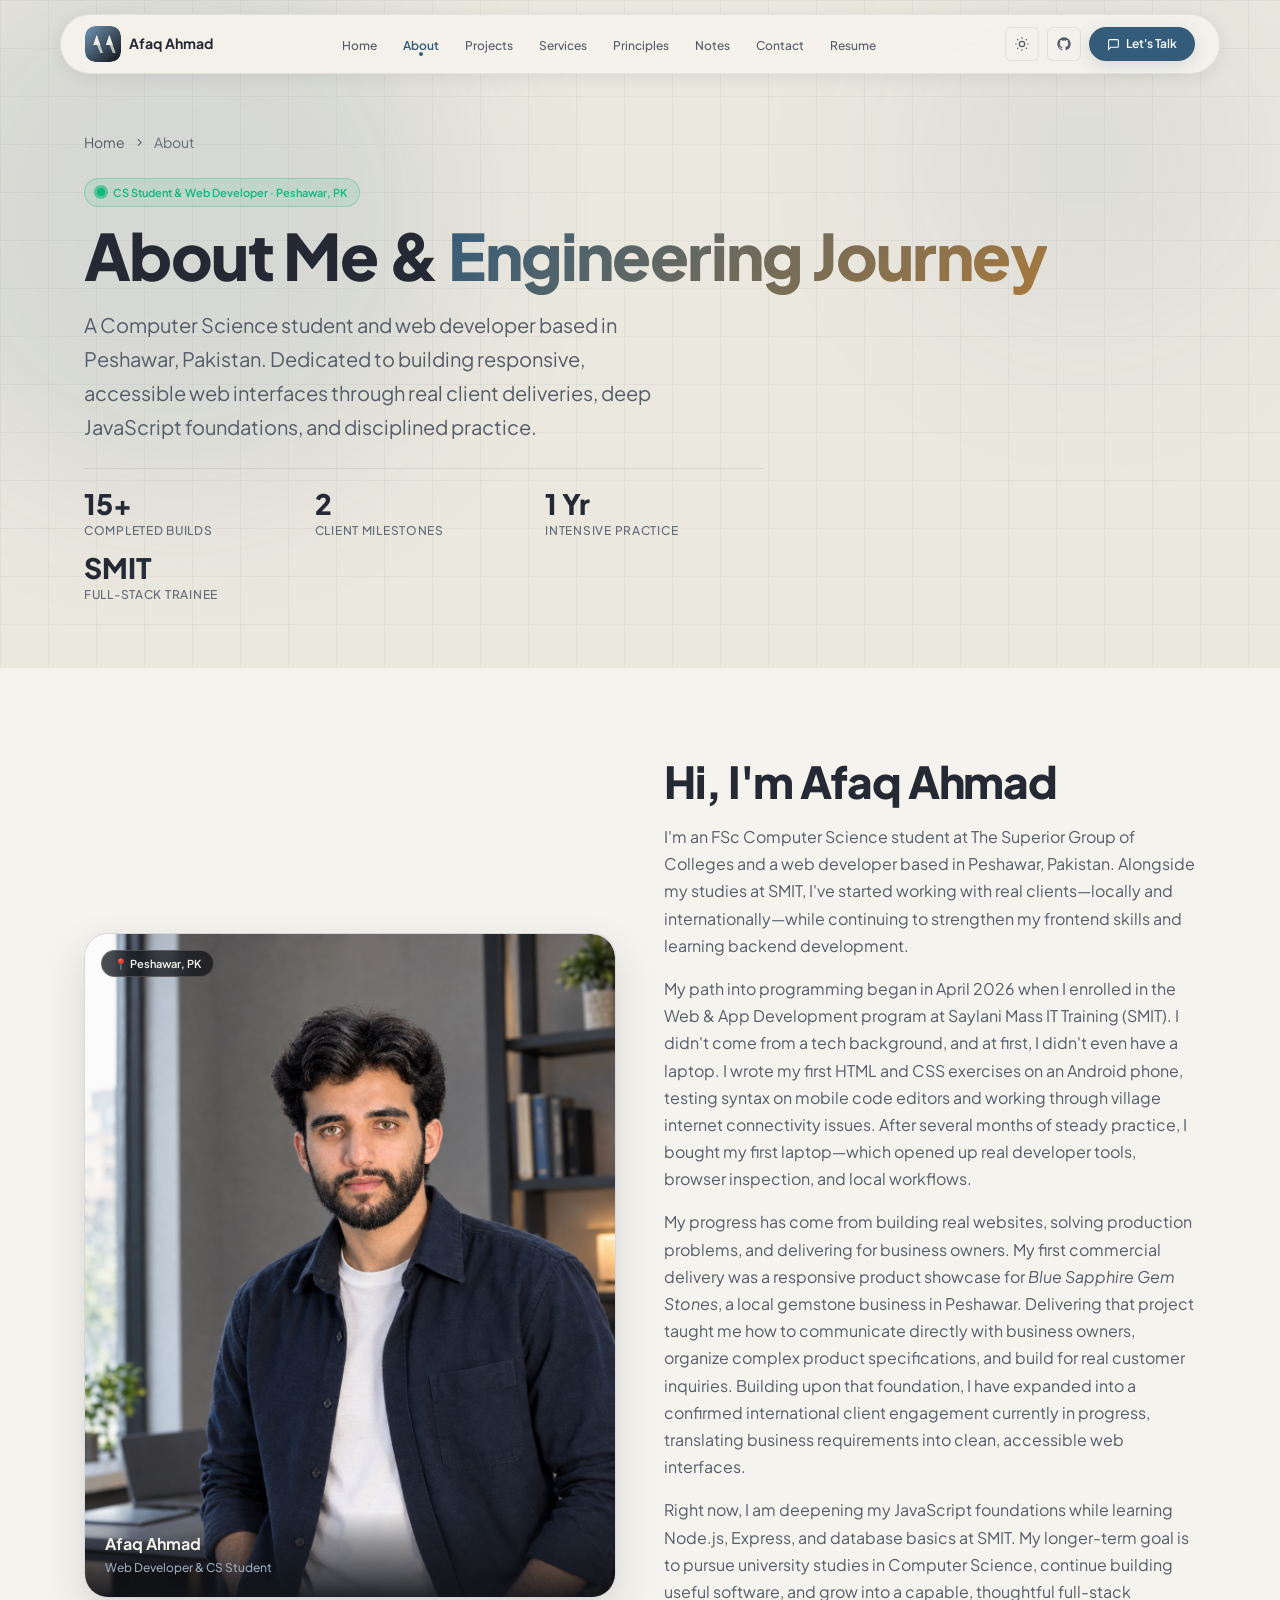
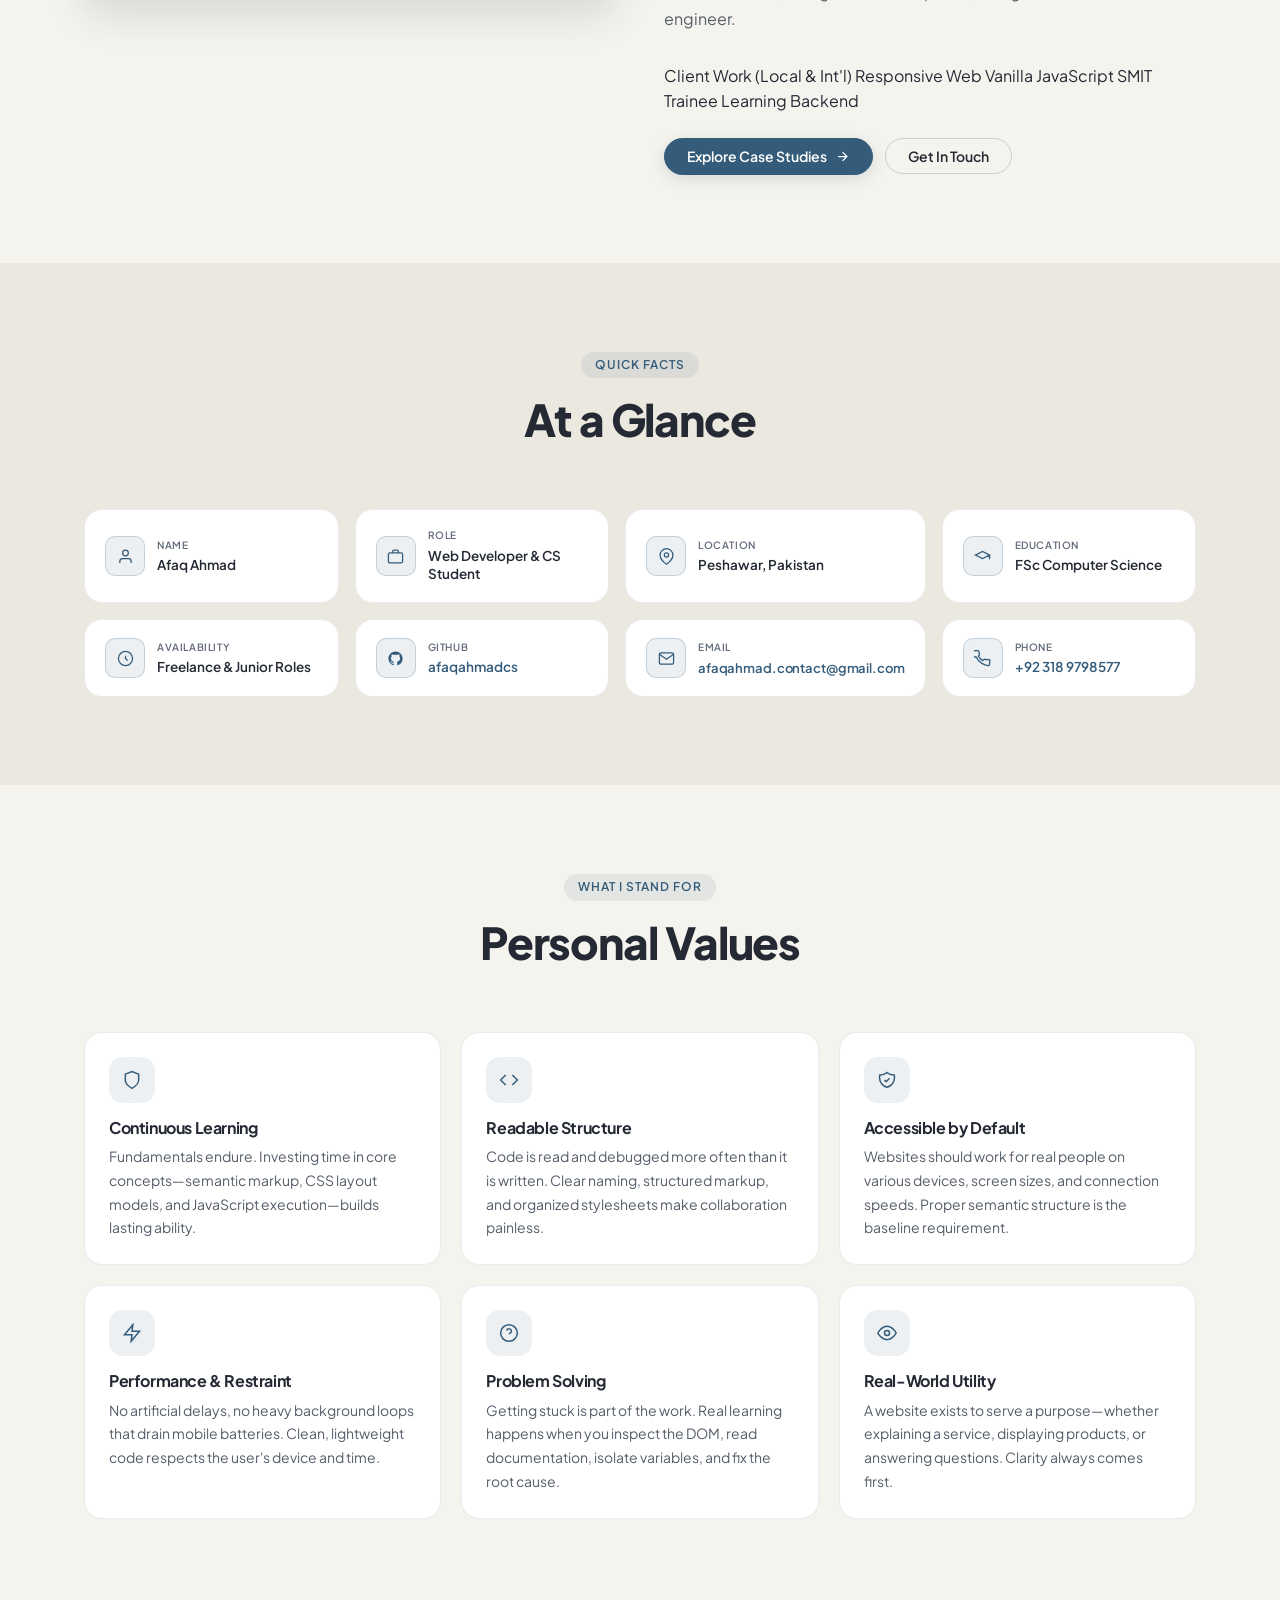
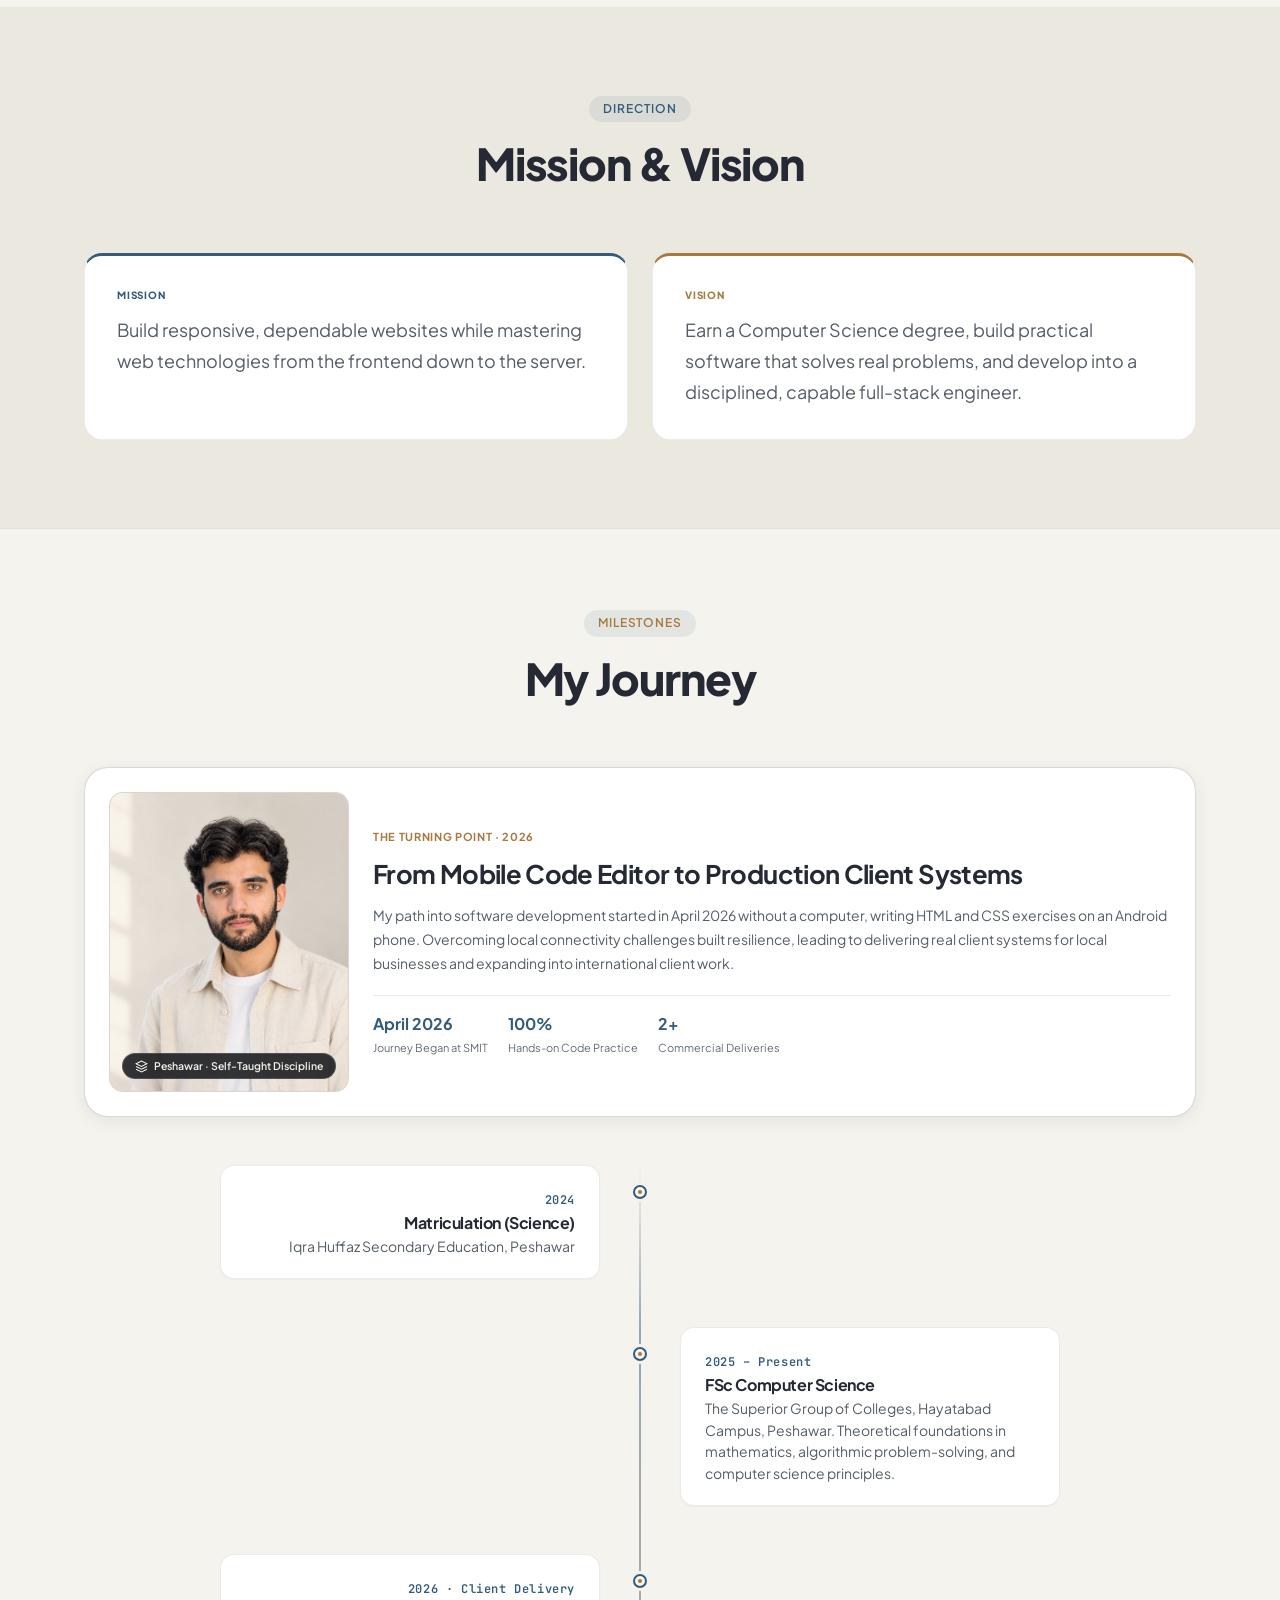
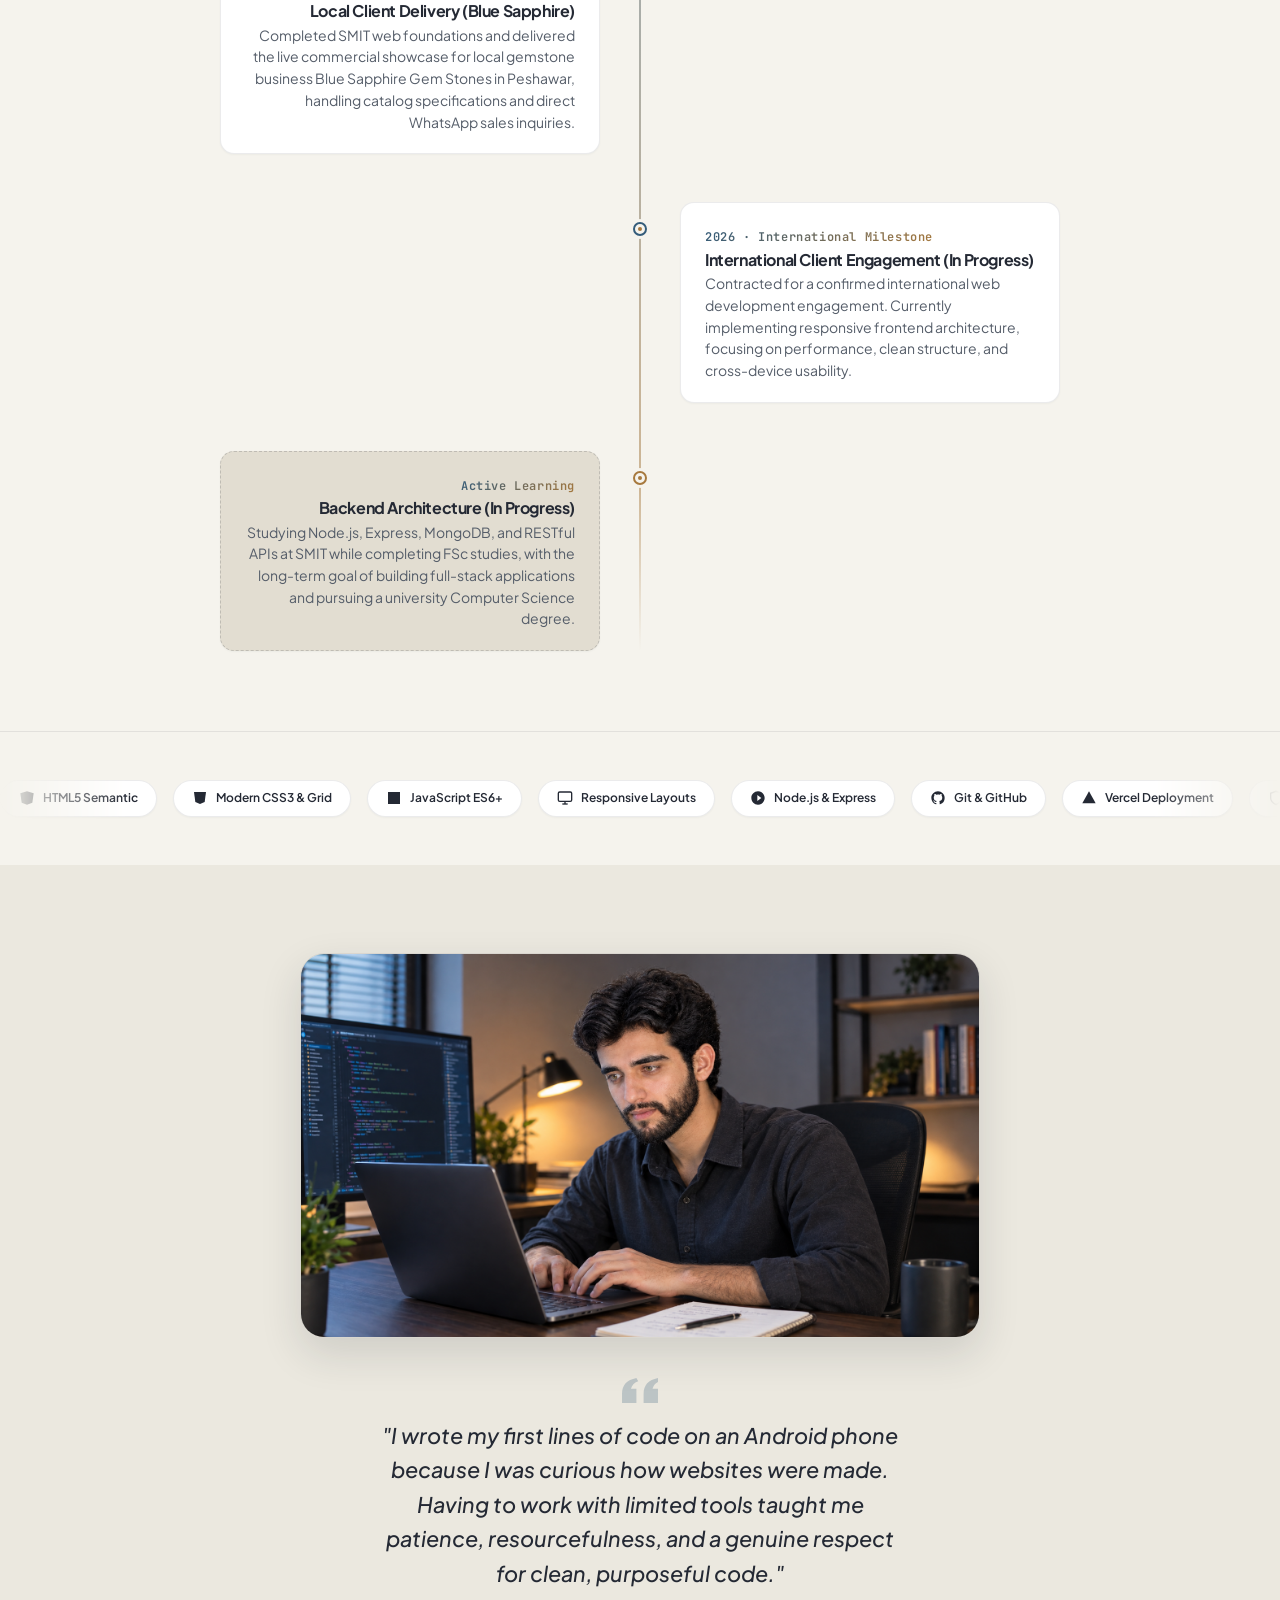
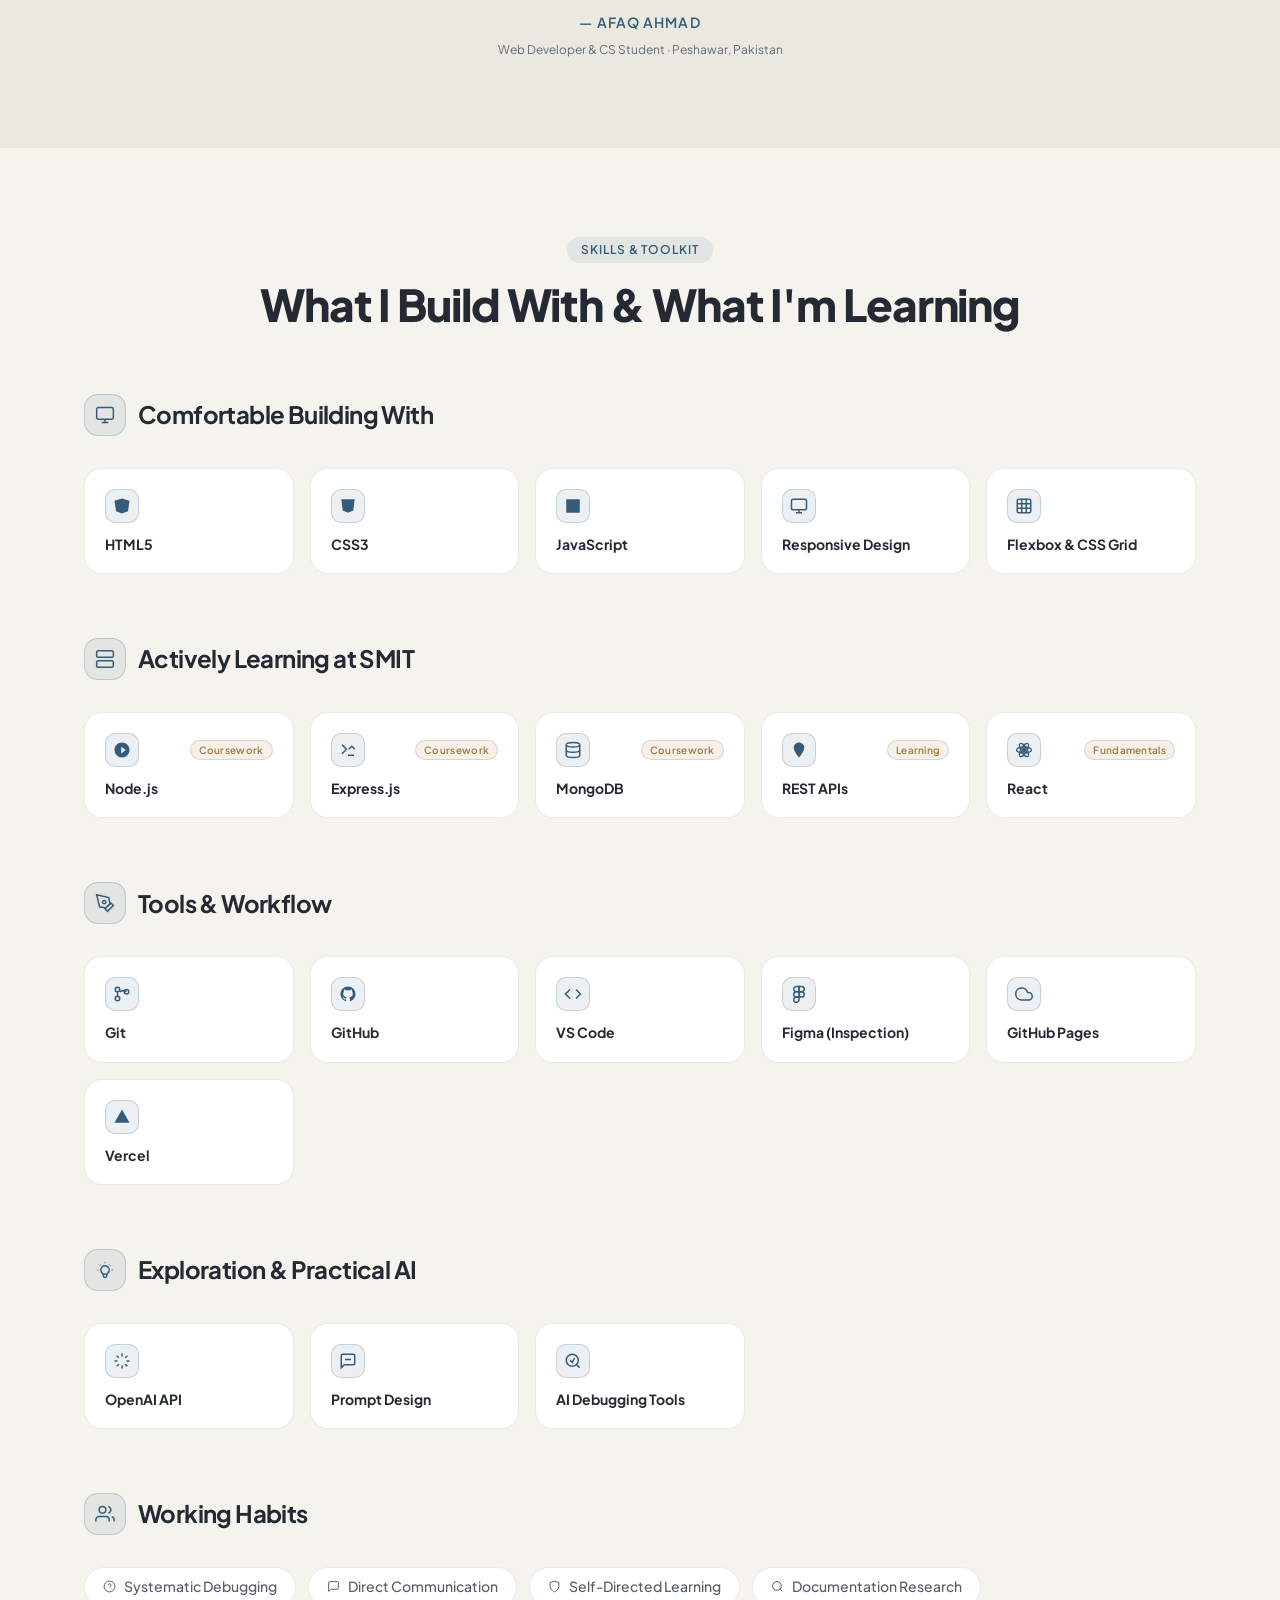
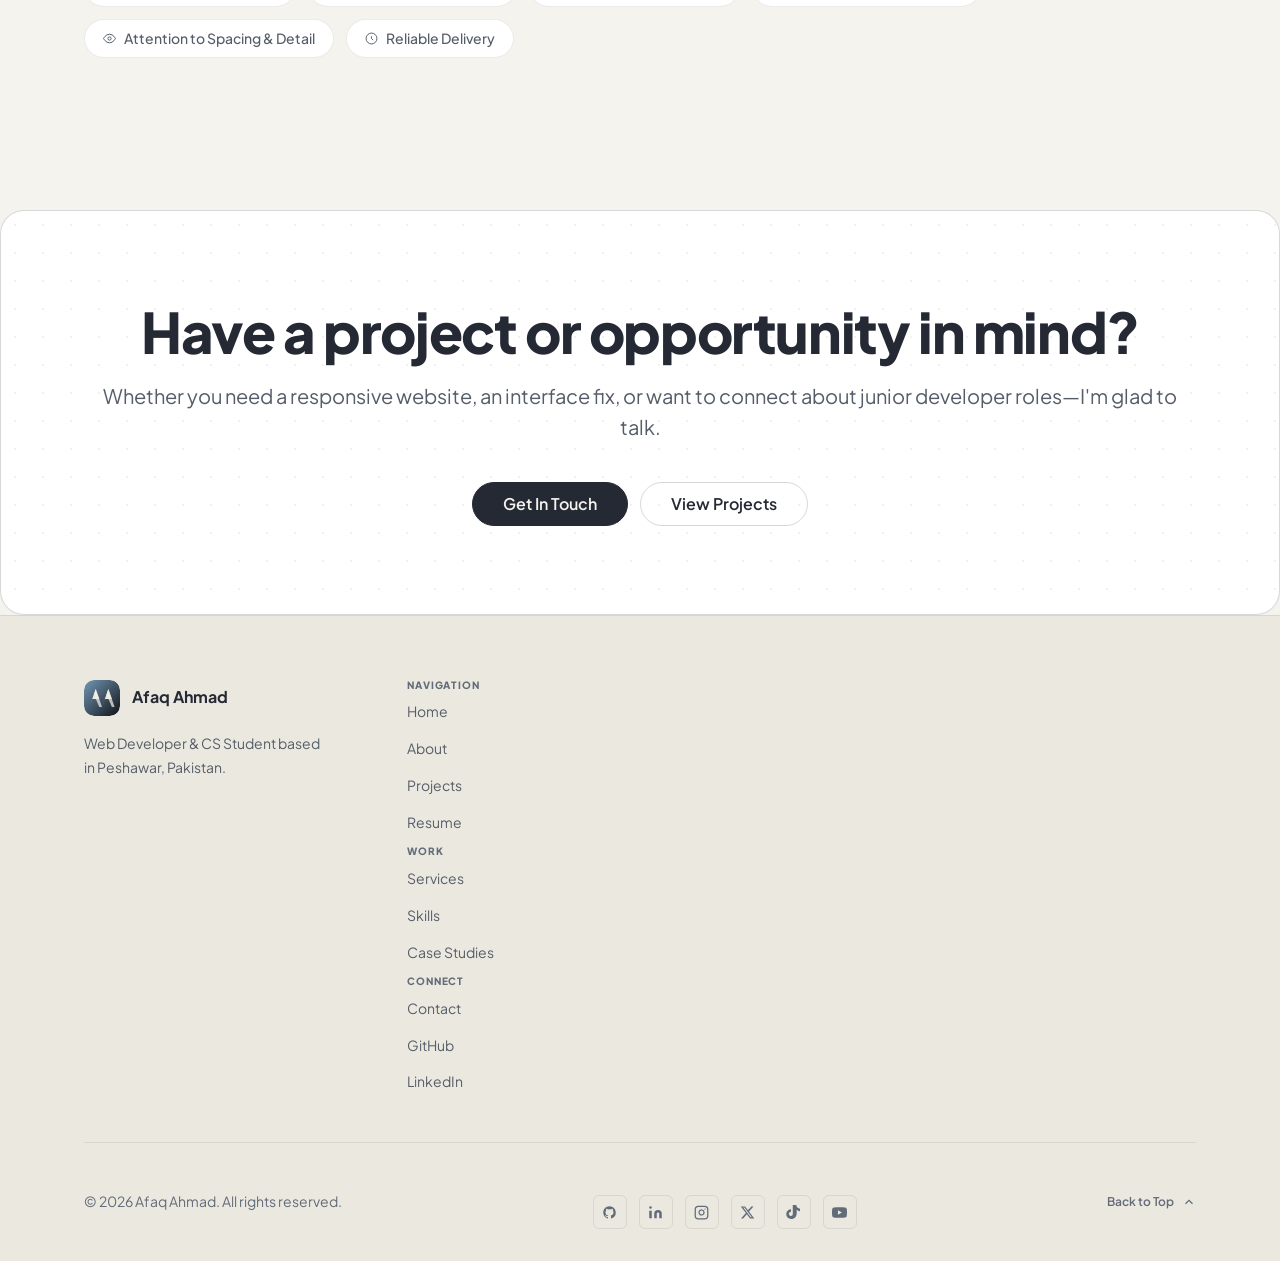
<file: about.html>
<!DOCTYPE html>
<html lang="en">
<head>
<meta charset="UTF-8"/><meta name="viewport" content="width=device-width,initial-scale=1.0"/>
<title>About — Afaq Ahmad | Web Developer &amp; CS Student</title>
<meta name="description" content="About Afaq Ahmad — Computer Science student and web developer based in Peshawar, Pakistan. Background, learning journey, skills, and values."/>
<link rel="canonical" href="https://afaqahmadcs.github.io/AFAQ-Portfolio-Website/about.html"/>
<meta property="og:type" content="profile"/>
<meta property="og:title" content="About — Afaq Ahmad | Web Developer &amp; CS Student"/>
<meta property="og:description" content="Computer Science student and web developer based in Peshawar, Pakistan. Background, learning journey, skills, and values."/>
<meta property="og:url" content="https://afaqahmadcs.github.io/AFAQ-Portfolio-Website/about.html"/>
<meta property="og:image" content="https://afaqahmadcs.github.io/AFAQ-Portfolio-Website/assets/images/Frot%20page.png"/>
<meta name="twitter:card" content="summary_large_image"/>
<meta name="twitter:title" content="About — Afaq Ahmad | Web Developer &amp; CS Student"/>
<meta name="twitter:description" content="Computer Science student and web developer based in Peshawar, Pakistan. Background, learning journey, skills, and values."/>
<meta name="twitter:image" content="https://afaqahmadcs.github.io/AFAQ-Portfolio-Website/assets/images/Frot%20page.png"/>
<link rel="icon" type="image/svg+xml" href="assets/favicon.svg"/>
<link rel="preconnect" href="https://fonts.googleapis.com"/><link rel="preconnect" href="https://fonts.gstatic.com" crossorigin/>
<link rel="stylesheet" href="https://fonts.googleapis.com/css2?family=Plus+Jakarta+Sans:wght@400;500;600;700;800&family=JetBrains+Mono:wght@400;500&display=swap"/>
<script>
  (function(){
    try {
      var s = localStorage.getItem('aa-theme');
      var t = s || (window.matchMedia('(prefers-color-scheme: dark)').matches ? 'dark' : 'light');
      document.documentElement.setAttribute('data-theme', t);
    } catch(e) {}
  })();
</script>
<link rel="stylesheet" href="css/tokens.css?v=20261025_2"/><link rel="stylesheet" href="css/main.css?v=20261025_2"/><link rel="stylesheet" href="css/animations.css?v=20261025_2"/>
</head>
<body>
<div id="scroll-progress"></div>
<header role="banner">
<nav id="navbar" aria-label="Main navigation">
  <a href="index.html" class="nav-logo"><svg class="nav-logo-mark" viewBox="0 0 40 40" fill="none" xmlns="http://www.w3.org/2000/svg" aria-hidden="true"><defs><linearGradient id="nlg" x1="0" y1="0" x2="40" y2="40" gradientUnits="userSpaceOnUse"><stop stop-color="#7297B5"/><stop offset="1" stop-color="#111318"/></linearGradient></defs><rect width="40" height="40" rx="11" fill="url(#nlg)"/><path d="M6 30 L13 10 L17 21 L9 21 Z" fill="#F2F0E9" opacity="0.95"/><path d="M13 10 L20 30 L17 30 L11 16 Z" fill="#F2F0E9" opacity="0.72"/><path d="M20 30 L27 10 L31 21 L23 21 Z" fill="#F2F0E9" opacity="0.95"/><path d="M27 10 L34 30 L31 30 L25 16 Z" fill="#F2F0E9" opacity="0.72"/></svg><span class="nav-logo-name">Afaq Ahmad</span></a>
  <ul class="nav-links"><li><a href="index.html">Home</a></li><li><a href="about.html" class="active" aria-current="page">About</a></li><li><a href="projects.html">Projects</a></li><li><a href="index.html#services">Services</a></li><li><a href="index.html#principles">Principles</a></li><li><a href="index.html#notes">Notes</a></li><li><a href="contact.html">Contact</a></li><li><a href="resume.html">Resume</a></li></ul>
  <div class="nav-actions"><button class="nav-icon" id="theme-btn" type="button" aria-label="Toggle theme" aria-pressed="false"><svg id="ic-sun" viewBox="0 0 24 24" fill="none" stroke="currentColor" stroke-width="1.8" aria-hidden="true"><circle cx="12" cy="12" r="4"/><path d="M12 2v2M12 20v2M4.93 4.93l1.41 1.41M17.66 17.66l1.41 1.41M2 12h2M20 12h2M6.34 17.66l-1.41 1.41M19.07 4.93l-1.41 1.41"/></svg><svg id="ic-moon" style="display:none" viewBox="0 0 24 24" fill="none" stroke="currentColor" stroke-width="1.8" aria-hidden="true"><path d="M21 12.79A9 9 0 1111.21 3 7 7 0 0021 12.79z"/></svg></button><a href="https://github.com/afaqahmadcs" target="_blank" rel="noopener" class="nav-icon" aria-label="GitHub"><svg viewBox="0 0 24 24" fill="currentColor"><path d="M12 2C6.477 2 2 6.484 2 12.017c0 4.425 2.865 8.18 6.839 9.504.5.092.682-.217.682-.483 0-.237-.008-.868-.013-1.703-2.782.605-3.369-1.343-3.369-1.343-.454-1.158-1.11-1.466-1.11-1.466-.908-.62.069-.608.069-.608 1.003.07 1.531 1.032 1.531 1.032.892 1.53 2.341 1.088 2.91.832.092-.647.35-1.088.636-1.338-2.22-.253-4.555-1.113-4.555-4.951 0-1.093.39-1.988 1.029-2.688-.103-.253-.446-1.272.098-2.65 0 0 .84-.27 2.75 1.026A9.564 9.564 0 0112 6.844c.85.004 1.705.115 2.504.337 1.909-1.296 2.747-1.027 2.747-1.027.546 1.379.202 2.398.1 2.651.64.7 1.028 1.595 1.028 2.688 0 3.848-2.339 4.695-4.566 4.943.359.309.678.92.678 1.855 0 1.338-.012 2.419-.012 2.747 0 .268.18.58.688.482A10.019 10.019 0 0022 12.017C22 6.484 17.522 2 12 2z"/></svg></a><a href="contact.html" class="nav-cta"><svg viewBox="0 0 24 24" fill="none" stroke="currentColor" stroke-width="2"><path d="M21 15a2 2 0 01-2 2H7l-4 4V5a2 2 0 012-2h14a2 2 0 012 2z"/></svg>Let's Talk</a><button class="nav-burger" id="burger" aria-label="Open menu" aria-expanded="false"><span></span><span></span><span></span></button></div>
</nav>
</header>
<div id="mmenu" role="dialog" aria-modal="true" aria-label="Navigation" aria-hidden="true"><div class="mm-head"><a href="index.html" class="nav-logo"><svg class="nav-logo-mark" viewBox="0 0 40 40" fill="none" xmlns="http://www.w3.org/2000/svg" aria-hidden="true"><defs><linearGradient id="mmlg" x1="0" y1="0" x2="40" y2="40" gradientUnits="userSpaceOnUse"><stop stop-color="#7297B5"/><stop offset="1" stop-color="#111318"/></linearGradient></defs><rect width="40" height="40" rx="11" fill="url(#mmlg)"/><path d="M6 30 L13 10 L17 21 L9 21 Z" fill="#F2F0E9" opacity="0.95"/><path d="M13 10 L20 30 L17 30 L11 16 Z" fill="#F2F0E9" opacity="0.72"/><path d="M20 30 L27 10 L31 21 L23 21 Z" fill="#F2F0E9" opacity="0.95"/><path d="M27 10 L34 30 L31 30 L25 16 Z" fill="#F2F0E9" opacity="0.72"/></svg><span class="nav-logo-name">Afaq Ahmad</span></a><button class="mm-close" id="mm-close" aria-label="Close menu"><svg width="20" height="20" viewBox="0 0 24 24" fill="none" stroke="currentColor" stroke-width="2"><line x1="18" y1="6" x2="6" y2="18"/><line x1="6" y1="6" x2="18" y2="18"/></svg></button></div><nav class="mm-links"><a href="index.html">Home</a><a href="about.html" class="active">About</a><a href="projects.html">Projects</a><a href="index.html#services">Services</a><a href="index.html#principles">Principles</a><a href="index.html#notes">Notes</a><a href="contact.html">Contact</a><a href="resume.html">Resume</a></nav><div class="mm-foot"><a href="https://github.com/afaqahmadcs" target="_blank" rel="noopener" class="nav-icon" aria-label="GitHub"><svg viewBox="0 0 24 24" fill="currentColor" width="17" height="17"><path d="M12 2C6.477 2 2 6.484 2 12.017c0 4.425 2.865 8.18 6.839 9.504.5.092.682-.217.682-.483 0-.237-.008-.868-.013-1.703-2.782.605-3.369-1.343-3.369-1.343-.454-1.158-1.11-1.466-1.11-1.466-.908-.62.069-.608.069-.608 1.003.07 1.531 1.032 1.531 1.032.892 1.53 2.341 1.088 2.91.832.092-.647.35-1.088.636-1.338-2.22-.253-4.555-1.113-4.555-4.951 0-1.093.39-1.988 1.029-2.688-.103-.253-.446-1.272.098-2.65 0 0 .84-.27 2.75 1.026A9.564 9.564 0 0112 6.844c.85.004 1.705.115 2.504.337 1.909-1.296 2.747-1.027 2.747-1.027.546 1.379.202 2.398.1 2.651.64.7 1.028 1.595 1.028 2.688 0 3.848-2.339 4.695-4.566 4.943.359.309.678.92.678 1.855 0 1.338-.012 2.419-.012 2.747 0 .268.18.58.688.482A10.019 10.019 0 0022 12.017C22 6.484 17.522 2 12 2z"/></svg></a><a href="https://www.linkedin.com/in/afaqahmadcs/" target="_blank" rel="noopener" class="nav-icon" aria-label="LinkedIn"><svg viewBox="0 0 24 24" fill="currentColor" width="17" height="17"><path d="M16 8a6 6 0 016 6v7h-4v-7a2 2 0 00-2-2 2 2 0 00-2 2v7h-4v-7a6 6 0 016-6zM2 9h4v12H2z"/><circle cx="4" cy="4" r="2"/></svg></a><a href="contact.html" class="btn btn--primary btn--sm">Let's Talk</a></div></div>
<main id="main">
<!-- PAGE HEADER -->
<div class="page-hd">
  <div class="page-hd-bg" aria-hidden="true">
    <div class="hero-blob hero-blob--1" aria-hidden="true"></div>
    <div class="hero-blob hero-blob--2" aria-hidden="true"></div>
  </div>
  <div class="container page-hd-in">
    <nav class="breadcrumb" aria-label="Breadcrumb"><a href="index.html">Home</a><svg viewBox="0 0 24 24" fill="none" stroke="currentColor" stroke-width="2" width="13" height="13"><polyline points="9 18 15 12 9 6"/></svg><span>About</span></nav>
    <div class="beacon-badge" style="margin-bottom:var(--s3);">
      <span class="beacon-dot"></span>
      <span>CS Student &amp; Web Developer · Peshawar, PK</span>
    </div>
    <h1 class="page-hd-title reveal up">About Me &amp; <span class="grad-txt">Engineering Journey</span></h1>
    <p class="page-hd-sub reveal up" style="--delay:.1s">A Computer Science student and web developer based in Peshawar, Pakistan. Dedicated to building responsive, accessible web interfaces through real client deliveries, deep JavaScript foundations, and disciplined practice.</p>
    <div class="hero-metrics-grid" style="max-width:680px;margin-top:var(--s6);padding-top:var(--s5);border-top:1px solid var(--bd);">
      <div class="metric-item">
        <span class="metric-num">15+</span>
        <span class="metric-label">Completed Builds</span>
      </div>
      <div class="metric-item">
        <span class="metric-num">2</span>
        <span class="metric-label">Client Milestones</span>
      </div>
      <div class="metric-item">
        <span class="metric-num">1 Yr</span>
        <span class="metric-label">Intensive Practice</span>
      </div>
      <div class="metric-item">
        <span class="metric-num">SMIT</span>
        <span class="metric-label">Full-Stack Trainee</span>
      </div>
    </div>
  </div>
</div>

<!-- INTRO + IMAGE -->
<section class="section" aria-labelledby="intro-h">
  <div class="container">
    <div class="g2 g2-ac">
      <div class="reveal scale">

        <!-- PROFILE IMAGE -->
        <div class="about-img" role="img" aria-label="Afaq Ahmad portrait">
          <span class="about-img-badge">📍 Peshawar, PK</span>
          <img
            src="assets/images/afaq-about-profile.jpg"
            alt="Afaq Ahmad — Full Stack Developer &amp; CS Student profile portrait"
            width="480"
            height="600"
            loading="lazy"
            decoding="async"
            style="width:100%;height:100%;object-fit:cover;object-position:top center;display:block;border-radius:inherit;"
          />
          <div class="about-img-overlay">
            <span class="about-img-name">Afaq Ahmad</span>
            <span class="about-img-sub">Web Developer &amp; CS Student</span>
          </div>
        </div>

      </div>

      <div class="reveal up" style="--delay:.1s">
        <h2 class="section__title" id="intro-h" style="text-align:left;max-width:100%">Hi, I'm Afaq Ahmad</h2>

       <!-- PERSONAL STORY START -->
<p style="color:var(--fg2);font-size:var(--base);line-height:var(--lhr);margin-bottom:var(--s4)">
  I'm an FSc Computer Science student at The Superior Group of Colleges and a web developer based in Peshawar, Pakistan. Alongside my studies at SMIT, I've started working with real clients—locally and internationally—while continuing to strengthen my frontend skills and learning backend development.
</p>

<p style="color:var(--fg2);font-size:var(--base);line-height:var(--lhr);margin-bottom:var(--s4)">
  My path into programming began in April 2026 when I enrolled in the Web &amp; App Development program at Saylani Mass IT Training (SMIT). I didn't come from a tech background, and at first, I didn't even have a laptop. I wrote my first HTML and CSS exercises on an Android phone, testing syntax on mobile code editors and working through village internet connectivity issues. After several months of steady practice, I bought my first laptop—which opened up real developer tools, browser inspection, and local workflows.
</p>

<p style="color:var(--fg2);font-size:var(--base);line-height:var(--lhr);margin-bottom:var(--s4)">
  My progress has come from building real websites, solving production problems, and delivering for business owners. My first commercial delivery was a responsive product showcase for <em>Blue Sapphire Gem Stones</em>, a local gemstone business in Peshawar. Delivering that project taught me how to communicate directly with business owners, organize complex product specifications, and build for real customer inquiries. Building upon that foundation, I have expanded into a confirmed international client engagement currently in progress, translating business requirements into clean, accessible web interfaces.
</p>

<p style="color:var(--fg2);font-size:var(--base);line-height:var(--lhr);margin-bottom:var(--s8)">
  Right now, I am deepening my JavaScript foundations while learning Node.js, Express, and database basics at SMIT. My longer-term goal is to pursue university studies in Computer Science, continue building useful software, and grow into a capable, thoughtful full-stack engineer.
</p>
<!-- PERSONAL STORY END -->

        <div class="chips" style="margin-bottom:var(--s6)">
          <span class="chip">Client Work (Local &amp; Int'l)</span>
          <span class="chip">Responsive Web</span>
          <span class="chip">Vanilla JavaScript</span>
          <span class="chip">SMIT Trainee</span>
          <span class="chip">Learning Backend</span>
        </div>

        <div style="display:flex;gap:var(--s3);flex-wrap:wrap;align-items:center;">
          <a href="projects.html" class="btn btn--primary">
            Explore Case Studies
            <svg viewBox="0 0 24 24" fill="none" stroke="currentColor" stroke-width="2" width="16" height="16">
              <path d="M5 12h14M12 5l7 7-7 7"/>
            </svg>
          </a>
          <a href="contact.html" class="btn btn--outline" style="border-color:var(--bd2)">
            Get In Touch
          </a>
        </div>
      </div>
    </div>
  </div>
</section>

<!-- QUICK FACTS -->
<section class="section" style="background:var(--bg2)" aria-labelledby="facts-h">
<div class="container">
<div class="section__hd"><div class="section__tag reveal fade">Quick Facts</div>
<h2 class="section__title reveal up" id="facts-h">At a Glance</h2></div>
<div class="facts-grid stagger">
  <div class="fact"><div class="fact-ic"><svg viewBox="0 0 24 24" fill="none" stroke="currentColor" stroke-width="1.8" width="16" height="16"><path d="M20 21v-2a4 4 0 00-4-4H8a4 4 0 00-4 4v2"/><circle cx="12" cy="7" r="4"/></svg></div><div><div class="fact-lbl">Name</div><div class="fact-val">Afaq Ahmad</div></div></div>
  <div class="fact"><div class="fact-ic"><svg viewBox="0 0 24 24" fill="none" stroke="currentColor" stroke-width="1.8" width="16" height="16"><rect x="2" y="7" width="20" height="14" rx="2"/><path d="M16 7V5a2 2 0 00-2-2h-4a2 2 0 00-2 2v2"/></svg></div><div><div class="fact-lbl">Role</div><div class="fact-val">Web Developer &amp; CS Student</div></div></div>
  <div class="fact"><div class="fact-ic"><svg viewBox="0 0 24 24" fill="none" stroke="currentColor" stroke-width="1.8" width="16" height="16"><path d="M21 10c0 7-9 13-9 13s-9-6-9-13a9 9 0 0118 0z"/><circle cx="12" cy="10" r="3"/></svg></div><div><div class="fact-lbl">Location</div><div class="fact-val">Peshawar, Pakistan</div></div></div>
  <div class="fact"><div class="fact-ic"><svg viewBox="0 0 24 24" fill="none" stroke="currentColor" stroke-width="1.8" width="16" height="16"><path d="M22 10v6M2 10l10-5 10 5-10 5z"/></svg></div><div><div class="fact-lbl">Education</div><div class="fact-val">FSc Computer Science</div></div></div>
  <div class="fact"><div class="fact-ic"><svg viewBox="0 0 24 24" fill="none" stroke="currentColor" stroke-width="1.8" width="16" height="16"><circle cx="12" cy="12" r="10"/><path d="M12 8v4l3 3"/></svg></div><div><div class="fact-lbl">Availability</div><div class="fact-val">Freelance &amp; Junior Roles</div></div></div>
  <div class="fact"><div class="fact-ic"><svg viewBox="0 0 24 24" fill="currentColor" width="16" height="16"><path d="M12 2C6.477 2 2 6.484 2 12.017c0 4.425 2.865 8.18 6.839 9.504.5.092.682-.217.682-.483 0-.237-.008-.868-.013-1.703-2.782.605-3.369-1.343-3.369-1.343-.454-1.158-1.11-1.466-1.11-1.466-.908-.62.069-.608.069-.608 1.003.07 1.531 1.032 1.531 1.032.892 1.53 2.341 1.088 2.91.832.092-.647.35-1.088.636-1.338-2.22-.253-4.555-1.113-4.555-4.951 0-1.093.39-1.988 1.029-2.688-.103-.253-.446-1.272.098-2.65 0 0 .84-.27 2.75 1.026A9.564 9.564 0 0112 6.844c.85.004 1.705.115 2.504.337 1.909-1.296 2.747-1.027 2.747-1.027.546 1.379.202 2.398.1 2.651.64.7 1.028 1.595 1.028 2.688 0 3.848-2.339 4.695-4.566 4.943.359.309.678.92.678 1.855 0 1.338-.012 2.419-.012 2.747 0 .268.18.58.688.482A10.019 10.019 0 0022 12.017C22 6.484 17.522 2 12 2z"/></svg></div><div><div class="fact-lbl">GitHub</div><div class="fact-val"><a href="https://github.com/afaqahmadcs" target="_blank" rel="noopener" class="ul-link" style="color:var(--brand)">afaqahmadcs</a></div></div></div>
  <div class="fact">
    <div class="fact-ic">
      <svg viewBox="0 0 24 24" fill="none" stroke="currentColor" stroke-width="1.8" width="16" height="16">
        <path d="M4 4h16c1.1 0 2 .9 2 2v12c0 1.1-.9 2-2 2H4c-1.1 0-2-.9-2-2V6c0-1.1.9-2 2-2z"/>
        <polyline points="22,6 12,13 2,6"/>
      </svg>
    </div>
    <div>
      <div class="fact-lbl">Email</div>
      <div class="fact-val fact-email-val">
        <a href="mailto:afaqahmad.contact@gmail.com" class="fact-email-link" title="afaqahmad.contact@gmail.com">
          afaqahmad.contact@gmail.com
        </a>
      </div>
    </div>
  </div>
  <div class="fact">
    <div class="fact-ic">
      <svg viewBox="0 0 24 24" fill="none" stroke="currentColor" stroke-width="1.8" width="16" height="16">
        <path d="M22 16.92v3a2 2 0 01-2.18 2 19.79 19.79 0 01-8.63-3.07A19.5 19.5 0 013.07 9.81 2 2 0 012 .84h3a2 2 0 012 1.72 12.84 12.84 0 00.7 2.81 2 2 0 01-.45 2.11L6.09 8.63a16 16 0 006.29 6.29l1.26-1.26a2 2 0 012.11-.45 12.84 12.84 0 002.81.7A2 2 0 0122 16.92z"/>
      </svg>
    </div>
    <div>
      <div class="fact-lbl">Phone</div>
      <div class="fact-val">
        <a href="tel:+923189798577" class="ul-link" style="color:var(--brand)">
          +92 318 9798577
        </a>
      </div>
    </div>
  </div>
</div>
</div>
</section>

<!-- VALUES -->
<section class="section" aria-labelledby="vals-h">
<div class="container">
<div class="section__hd"><div class="section__tag reveal fade">What I Stand For</div>
<h2 class="section__title reveal up" id="vals-h">Personal Values</h2></div>
<div class="vals-grid stagger">
  <div class="val-card"><div class="val-icon"><svg viewBox="0 0 24 24" fill="none" stroke="currentColor" stroke-width="1.8" width="20" height="20"><path d="M12 22s8-4 8-10V5l-8-3-8 3v7c0 6 8 10 8 10z"/></svg></div><h3 class="val-title">Continuous Learning</h3><p class="val-desc">Fundamentals endure. Investing time in core concepts—semantic markup, CSS layout models, and JavaScript execution—builds lasting ability.</p></div>
  <div class="val-card"><div class="val-icon"><svg viewBox="0 0 24 24" fill="none" stroke="currentColor" stroke-width="1.8" width="20" height="20"><polyline points="16 18 22 12 16 6"/><polyline points="8 6 2 12 8 18"/></svg></div><h3 class="val-title">Readable Structure</h3><p class="val-desc">Code is read and debugged more often than it is written. Clear naming, structured markup, and organized stylesheets make collaboration painless.</p></div>
  <div class="val-card"><div class="val-icon"><svg viewBox="0 0 24 24" fill="none" stroke="currentColor" stroke-width="1.8" width="20" height="20"><path d="M9 12l2 2 4-4m5.618-4.016A11.955 11.955 0 0112 2.944a11.955 11.955 0 01-8.618 3.04A12.02 12.02 0 003 9c0 5.591 3.824 10.29 9 11.622 5.176-1.332 9-6.03 9-11.622 0-1.042-.133-2.052-.382-3.016z"/></svg></div><h3 class="val-title">Accessible by Default</h3><p class="val-desc">Websites should work for real people on various devices, screen sizes, and connection speeds. Proper semantic structure is the baseline requirement.</p></div>
  <div class="val-card"><div class="val-icon"><svg viewBox="0 0 24 24" fill="none" stroke="currentColor" stroke-width="1.8" width="20" height="20"><path d="M13 2L3 14h9l-1 8 10-12h-9l1-8z"/></svg></div><h3 class="val-title">Performance &amp; Restraint</h3><p class="val-desc">No artificial delays, no heavy background loops that drain mobile batteries. Clean, lightweight code respects the user's device and time.</p></div>
  <div class="val-card"><div class="val-icon"><svg viewBox="0 0 24 24" fill="none" stroke="currentColor" stroke-width="1.8" width="20" height="20"><circle cx="12" cy="12" r="10"/><path d="M9.09 9a3 3 0 015.83 1c0 2-3 3-3 3"/><line x1="12" y1="17" x2="12.01" y2="17"/></svg></div><h3 class="val-title">Problem Solving</h3><p class="val-desc">Getting stuck is part of the work. Real learning happens when you inspect the DOM, read documentation, isolate variables, and fix the root cause.</p></div>
  <div class="val-card"><div class="val-icon"><svg viewBox="0 0 24 24" fill="none" stroke="currentColor" stroke-width="1.8" width="20" height="20"><path d="M1 12s4-8 11-8 11 8 11 8-4 8-11 8-11-8-11-8z"/><circle cx="12" cy="12" r="3"/></svg></div><h3 class="val-title">Real-World Utility</h3><p class="val-desc">A website exists to serve a purpose—whether explaining a service, displaying products, or answering questions. Clarity always comes first.</p></div>
</div>
</div>
</section>

<!-- MISSION / VISION -->
<section class="section" style="background:var(--bg2)" aria-labelledby="mv-h">
<div class="container">
<div class="section__hd"><div class="section__tag reveal fade">Direction</div>
<h2 class="section__title reveal up" id="mv-h">Mission &amp; Vision</h2></div>
<div class="mv-grid reveal up">
  <div class="mv-card mis"><div class="mv-lbl">Mission</div><p class="mv-txt">Build responsive, dependable websites while mastering web technologies from the frontend down to the server.</p></div>
  <div class="mv-card vis"><div class="mv-lbl">Vision</div><p class="mv-txt">Earn a Computer Science degree, build practical software that solves real problems, and develop into a disciplined, capable full-stack engineer.</p></div>
</div>
</div>
</section>

<!-- EDITORIAL TIMELINE -->
<section class="section timeline-gravity-section" id="journey" aria-labelledby="tl-h">
  <div class="container timeline-gravity-in">
    <div class="section__hd">
      <div class="section__tag reveal fade" style="color:var(--acc)">Milestones</div>
      <h2 class="section__title reveal up" id="tl-h">My Journey</h2>
    </div>

    <!-- Personal Journey Highlight Card -->
    <div class="journey-story-card reveal up">
      <div class="journey-story-img-wrap">
        <img
          src="assets/images/afaq-story.jpg"
          alt="Afaq Ahmad — Personal journey from mobile coding to delivering production client systems"
          width="480"
          height="600"
          loading="lazy"
          decoding="async"
          class="journey-story-img"
        />
        <div class="journey-story-badge">
          <svg viewBox="0 0 24 24" fill="none" stroke="currentColor" stroke-width="2" width="13" height="13" aria-hidden="true"><path d="M12 2L2 7l10 5 10-5-10-5zM2 17l10 5 10-5M2 12l10 5 10-5"/></svg>
          <span>Peshawar · Self-Taught Discipline</span>
        </div>
      </div>
      <div class="journey-story-content">
        <span class="journey-story-tag">The Turning Point · 2026</span>
        <h3 class="journey-story-title">From Mobile Code Editor to Production Client Systems</h3>
        <p class="journey-story-desc">
          My path into software development started in April 2026 without a computer, writing HTML and CSS exercises on an Android phone. Overcoming local connectivity challenges built resilience, leading to delivering real client systems for local businesses and expanding into international client work.
        </p>
        <div class="journey-story-stats">
          <div class="journey-stat-item">
            <span class="journey-stat-num">April 2026</span>
            <span class="journey-stat-lbl">Journey Began at SMIT</span>
          </div>
          <div class="journey-stat-item">
            <span class="journey-stat-num">100%</span>
            <span class="journey-stat-lbl">Hands-on Code Practice</span>
          </div>
          <div class="journey-stat-item">
            <span class="journey-stat-num">2+</span>
            <span class="journey-stat-lbl">Commercial Deliveries</span>
          </div>
        </div>
      </div>
    </div>
    
    <div class="gravity-timeline-wrapper reveal up">
      <div class="gt-track">
        <div class="gt-line"></div>
        <div class="gt-pulse"></div>
      </div>
      
      <div class="gt-nodes-container">
        <!-- Milestone 1: 2024 -->
        <div class="gt-node gt-node-left card-float-1">
          <div class="gt-indicator"><div class="gt-indicator-core"></div></div>
          <div class="gt-card">
            <div class="gt-card-glow"></div>
            <span class="gt-card-year">2024</span>
            <h3 class="gt-card-title">Matriculation (Science)</h3>
            <p class="gt-card-desc">Iqra Huffaz Secondary Education, Peshawar</p>
          </div>
        </div>

        <!-- Milestone 2: 2025 – Present -->
        <div class="gt-node gt-node-right card-float-2">
          <div class="gt-indicator"><div class="gt-indicator-core"></div></div>
          <div class="gt-card">
            <div class="gt-card-glow"></div>
            <span class="gt-card-year">2025 – Present</span>
            <h3 class="gt-card-title">FSc Computer Science</h3>
            <p class="gt-card-desc">The Superior Group of Colleges, Hayatabad Campus, Peshawar. Theoretical foundations in mathematics, algorithmic problem-solving, and computer science principles.</p>
          </div>
        </div>

        <!-- Milestone 3: 2026 -->
        <div class="gt-node gt-node-left card-float-3">
          <div class="gt-indicator"><div class="gt-indicator-core"></div></div>
          <div class="gt-card">
            <div class="gt-card-glow"></div>
            <span class="gt-card-year">2026 · Client Delivery</span>
            <h3 class="gt-card-title">Local Client Delivery (Blue Sapphire)</h3>
            <p class="gt-card-desc">Completed SMIT web foundations and delivered the live commercial showcase for local gemstone business Blue Sapphire Gem Stones in Peshawar, handling catalog specifications and direct WhatsApp sales inquiries.</p>
          </div>
        </div>

        <!-- Milestone 4: 2026 · Client Engagement -->
        <div class="gt-node gt-node-right card-float-2">
          <div class="gt-indicator"><div class="gt-indicator-core"></div></div>
          <div class="gt-card">
            <div class="gt-card-glow"></div>
            <span class="gt-card-year grad-txt">2026 · International Milestone</span>
            <h3 class="gt-card-title">International Client Engagement (In Progress)</h3>
            <p class="gt-card-desc">Contracted for a confirmed international web development engagement. Currently implementing responsive frontend architecture, focusing on performance, clean structure, and cross-device usability.</p>
          </div>
        </div>

        <!-- Milestone 5: Present & Next -->
        <div class="gt-node gt-node-left gt-node-future card-float-4">
          <div class="gt-indicator"><div class="gt-indicator-core"></div></div>
          <div class="gt-card">
            <div class="gt-card-glow"></div>
            <span class="gt-card-year grad-txt">Active Learning</span>
            <h3 class="gt-card-title">Backend Architecture (In Progress)</h3>
            <p class="gt-card-desc">Studying Node.js, Express, MongoDB, and RESTful APIs at SMIT while completing FSc studies, with the long-term goal of building full-stack applications and pursuing a university Computer Science degree.</p>
          </div>
        </div>
      </div>
    </div>
  </div>
</section>

<!-- ═══════════════════════════════════════════════════
     INFINITE DUAL-TRACK TECH MARQUEE
════════════════════════════════════════════════════ -->
<aside class="marquee-wrap" aria-label="Core technologies ribbon" style="margin-block:var(--s8);">
  <div class="marquee-track">
    <div class="marquee-item"><svg viewBox="0 0 24 24" fill="currentColor"><path d="M12 2L2 5l2 14 8 3 8-3 2-14-10-3z"/></svg>HTML5 Semantic</div>
    <div class="marquee-item"><svg viewBox="0 0 24 24" fill="currentColor"><path d="M3 3h18l-2 15-7 3-7-3L3 3z"/></svg>Modern CSS3 &amp; Grid</div>
    <div class="marquee-item"><svg viewBox="0 0 24 24" fill="currentColor"><path d="M3 3h18v18H3V3zm10.7 13.5c.7.4 1.4.6 2.1.6 1.1 0 1.8-.5 1.8-1.3 0-.8-.5-1.2-1.7-1.7-1.6-.6-2.6-1.5-2.6-3 0-1.8 1.4-3.1 3.7-3.1 1 0 1.8.2 2.4.6l-.6 1.7c-.5-.3-1.1-.5-1.8-.5-1 0-1.6.5-1.6 1.2 0 .8.5 1.1 1.6 1.6 1.8.7 2.7 1.6 2.7 3.1 0 1.8-1.4 3.2-4 3.2-1.1 0-2.2-.3-2.9-.8l.9-1.6z"/></svg>JavaScript ES6+</div>
    <div class="marquee-item"><svg viewBox="0 0 24 24" fill="none" stroke="currentColor" stroke-width="2"><rect x="2" y="3" width="20" height="14" rx="2"/><line x1="8" y1="21" x2="16" y2="21"/><line x1="12" y1="17" x2="12" y2="21"/></svg>Responsive Layouts</div>
    <div class="marquee-item"><svg viewBox="0 0 24 24" fill="currentColor"><path d="M12 2C6.48 2 2 6.48 2 12s4.48 10 10 10 10-4.48 10-10S17.52 2 12 2zm-1 14.5v-9l6 4.5-6 4.5z"/></svg>Node.js &amp; Express</div>
    <div class="marquee-item"><svg viewBox="0 0 24 24" fill="currentColor"><path d="M12 2C6.477 2 2 6.484 2 12.017c0 4.425 2.865 8.18 6.839 9.504.5.092.682-.217.682-.483 0-.237-.008-.868-.013-1.703-2.782.605-3.369-1.343-3.369-1.343-.454-1.158-1.11-1.466-1.11-1.466-.908-.62.069-.608.069-.608 1.003.07 1.531 1.032 1.531 1.032.892 1.53 2.341 1.088 2.91.832.092-.647.35-1.088.636-1.338-2.22-.253-4.555-1.113-4.555-4.951 0-1.093.39-1.988 1.029-2.688-.103-.253-.446-1.272.098-2.65 0 0 .84-.27 2.75 1.026A9.564 9.564 0 0112 6.844c.85.004 1.705.115 2.504.337 1.909-1.296 2.747-1.027 2.747-1.027.546 1.379.202 2.398.1 2.651.64.7 1.028 1.595 1.028 2.688 0 3.848-2.339 4.695-4.566 4.943.359.309.678.92.678 1.855 0 1.338-.012 2.419-.012 2.747 0 .268.18.58.688.482A10.019 10.019 0 0022 12.017C22 6.484 17.522 2 12 2z"/></svg>Git &amp; GitHub</div>
    <div class="marquee-item"><svg viewBox="0 0 24 24" fill="currentColor"><path d="M12 2L2 19.8h20L12 2z"/></svg>Vercel Deployment</div>
    <div class="marquee-item"><svg viewBox="0 0 24 24" fill="none" stroke="currentColor" stroke-width="2"><path d="M12 22s8-4 8-10V5l-8-3-8 3v7c0 6 8 10 8 10z"/></svg>WCAG Accessible</div>
    <div class="marquee-item"><svg viewBox="0 0 24 24" fill="currentColor"><path d="M12 2C8.13 2 5 5.13 5 9c0 5.25 7 13 7 13s7-7.75 7-13c0-3.87-3.13-7-7-7z"/><circle cx="12" cy="9" r="2.5"/></svg>RESTful APIs</div>
    <div class="marquee-item"><svg viewBox="0 0 24 24" fill="none" stroke="currentColor" stroke-width="2"><polygon points="12 2 15.09 8.26 22 9.27 17 14.14 18.18 21.02 12 17.77 5.82 21.02 7 14.14 2 9.27 8.91 8.26 12 2"/></svg>Zero Bloat Vanilla</div>
    <!-- Duplicate set for seamless continuous loop -->
    <div class="marquee-item"><svg viewBox="0 0 24 24" fill="currentColor"><path d="M12 2L2 5l2 14 8 3 8-3 2-14-10-3z"/></svg>HTML5 Semantic</div>
    <div class="marquee-item"><svg viewBox="0 0 24 24" fill="currentColor"><path d="M3 3h18l-2 15-7 3-7-3L3 3z"/></svg>Modern CSS3 &amp; Grid</div>
    <div class="marquee-item"><svg viewBox="0 0 24 24" fill="currentColor"><path d="M3 3h18v18H3V3zm10.7 13.5c.7.4 1.4.6 2.1.6 1.1 0 1.8-.5 1.8-1.3 0-.8-.5-1.2-1.7-1.7-1.6-.6-2.6-1.5-2.6-3 0-1.8 1.4-3.1 3.7-3.1 1 0 1.8.2 2.4.6l-.6 1.7c-.5-.3-1.1-.5-1.8-.5-1 0-1.6.5-1.6 1.2 0 .8.5 1.1 1.6 1.6 1.8.7 2.7 1.6 2.7 3.1 0 1.8-1.4 3.2-4 3.2-1.1 0-2.2-.3-2.9-.8l.9-1.6z"/></svg>JavaScript ES6+</div>
    <div class="marquee-item"><svg viewBox="0 0 24 24" fill="none" stroke="currentColor" stroke-width="2"><rect x="2" y="3" width="20" height="14" rx="2"/><line x1="8" y1="21" x2="16" y2="21"/><line x1="12" y1="17" x2="12" y2="21"/></svg>Responsive Layouts</div>
    <div class="marquee-item"><svg viewBox="0 0 24 24" fill="currentColor"><path d="M12 2C6.48 2 2 6.48 2 12s4.48 10 10 10 10-4.48 10-10S17.52 2 12 2zm-1 14.5v-9l6 4.5-6 4.5z"/></svg>Node.js &amp; Express</div>
    <div class="marquee-item"><svg viewBox="0 0 24 24" fill="currentColor"><path d="M12 2C6.477 2 2 6.484 2 12.017c0 4.425 2.865 8.18 6.839 9.504.5.092.682-.217.682-.483 0-.237-.008-.868-.013-1.703-2.782.605-3.369-1.343-3.369-1.343-.454-1.158-1.11-1.466-1.11-1.466-.908-.62.069-.608.069-.608 1.003.07 1.531 1.032 1.531 1.032.892 1.53 2.341 1.088 2.91.832.092-.647.35-1.088.636-1.338-2.22-.253-4.555-1.113-4.555-4.951 0-1.093.39-1.988 1.029-2.688-.103-.253-.446-1.272.098-2.65 0 0 .84-.27 2.75 1.026A9.564 9.564 0 0112 6.844c.85.004 1.705.115 2.504.337 1.909-1.296 2.747-1.027 2.747-1.027.546 1.379.202 2.398.1 2.651.64.7 1.028 1.595 1.028 2.688 0 3.848-2.339 4.695-4.566 4.943.359.309.678.92.678 1.855 0 1.338-.012 2.419-.012 2.747 0 .268.18.58.688.482A10.019 10.019 0 0022 12.017C22 6.484 17.522 2 12 2z"/></svg>Git &amp; GitHub</div>
    <div class="marquee-item"><svg viewBox="0 0 24 24" fill="currentColor"><path d="M12 2L2 19.8h20L12 2z"/></svg>Vercel Deployment</div>
    <div class="marquee-item"><svg viewBox="0 0 24 24" fill="none" stroke="currentColor" stroke-width="2"><path d="M12 22s8-4 8-10V5l-8-3-8 3v7c0 6 8 10 8 10z"/></svg>WCAG Accessible</div>
    <div class="marquee-item"><svg viewBox="0 0 24 24" fill="currentColor"><path d="M12 2C8.13 2 5 5.13 5 9c0 5.25 7 13 7 13s7-7.75 7-13c0-3.87-3.13-7-7-7z"/><circle cx="12" cy="9" r="2.5"/></svg>RESTful APIs</div>
    <div class="marquee-item"><svg viewBox="0 0 24 24" fill="none" stroke="currentColor" stroke-width="2"><polygon points="12 2 15.09 8.26 22 9.27 17 14.14 18.18 21.02 12 17.77 5.82 21.02 7 14.14 2 9.27 8.91 8.26 12 2"/></svg>Zero Bloat Vanilla</div>
  </div>
</aside>

<!-- SECOND IMAGE — Full width showcase -->
<section class="section" style="background:var(--bg2)" aria-label="Developer photo">
  <div class="container">
    <div style="max-width:680px;margin-inline:auto;text-align:center">

      <div class="reveal scale" style="border-radius:var(--r2xl);overflow:hidden;border:1px solid var(--bd);box-shadow:var(--shxl)">
        <img
          src="assets/images/afaq-about-workspace.jpg"
          alt="Afaq Ahmad at coding workspace focused on frontend development and software architecture"
          width="680"
          height="383"
          loading="lazy"
          decoding="async"
          style="width:100%;aspect-ratio:16/9;display:block;object-fit:cover;object-position:top center;"
        />
      </div>

      <!-- Quote -->
      <div class="reveal up" style="--delay:.15s;margin-top:var(--s10)">
        <svg viewBox="0 0 40 28" fill="none" xmlns="http://www.w3.org/2000/svg"
          style="width:36px;margin:0 auto var(--s4);opacity:.25" aria-hidden="true">
          <path d="M0 28V17.5C0 7.833 5.333 2.167 16 0l2 3.5C13.333 5.167 11 8 10 12H16V28H0ZM24 28V17.5C24 7.833 29.333 2.167 40 0l2 3.5C37.333 5.167 35 8 34 12H40V28H24Z"
            fill="var(--brand)"/>
        </svg>
        <blockquote style="font-size:clamp(1.05rem,2.2vw,1.35rem);font-weight:var(--wm);color:var(--fg);line-height:1.6;font-style:italic;max-width:540px;margin-inline:auto">
          "I wrote my first lines of code on an Android phone because I was curious how websites were made. Having to work with limited tools taught me patience, resourcefulness, and a genuine respect for clean, purposeful code."
        </blockquote>
        <p style="margin-top:var(--s5);font-size:var(--sm);font-weight:var(--ws);color:var(--brand);letter-spacing:.08em;text-transform:uppercase">
          — Afaq Ahmad
        </p>
        <p style="margin-top:var(--s2);font-size:var(--xs);color:var(--fg3)">
          Web Developer &amp; CS Student · Peshawar, Pakistan
        </p>
      </div>

    </div>
  </div>
</section>

<!-- SKILLS -->
<section class="section" id="skills" aria-labelledby="sk-h">
<div class="container">
<div class="section__hd"><div class="section__tag reveal fade">Skills &amp; Toolkit</div>
<h2 class="section__title reveal up" id="sk-h">What I Build With &amp; What I'm Learning</h2></div>

<div class="skills-cat reveal up">
  <div class="sc-head"><div class="sc-icon"><svg viewBox="0 0 24 24" fill="none" stroke="currentColor" stroke-width="1.8" width="18" height="18"><rect x="2" y="3" width="20" height="14" rx="2"/><path d="M8 21h8M12 17v4"/></svg></div><h3 class="sc-title">Comfortable Building With</h3></div>
  <div class="skills-grid">
    <div class="skill"><div class="skill-top"><span class="skill-icon"><svg viewBox="0 0 24 24" fill="currentColor"><path d="M12 2L2 5l2 14 8 3 8-3 2-14-10-3z"/></svg></span></div><span class="skill-name">HTML5</span></div>
    <div class="skill"><div class="skill-top"><span class="skill-icon"><svg viewBox="0 0 24 24" fill="currentColor"><path d="M3 3h18l-2 15-7 3-7-3L3 3z"/></svg></span></div><span class="skill-name">CSS3</span></div>
    <div class="skill"><div class="skill-top"><span class="skill-icon"><svg viewBox="0 0 24 24" fill="currentColor"><path d="M3 3h18v18H3V3zm10.7 13.5c.7.4 1.4.6 2.1.6 1.1 0 1.8-.5 1.8-1.3 0-.8-.5-1.2-1.7-1.7-1.6-.6-2.6-1.5-2.6-3 0-1.8 1.4-3.1 3.7-3.1 1 0 1.8.2 2.4.6l-.6 1.7c-.5-.3-1.1-.5-1.8-.5-1 0-1.6.5-1.6 1.2 0 .8.5 1.1 1.6 1.6 1.8.7 2.7 1.6 2.7 3.1 0 1.8-1.4 3.2-4 3.2-1.1 0-2.2-.3-2.9-.8l.9-1.6z"/></svg></span></div><span class="skill-name">JavaScript</span></div>
    <div class="skill"><div class="skill-top"><span class="skill-icon"><svg viewBox="0 0 24 24" fill="none" stroke="currentColor" stroke-width="2"><rect x="2" y="3" width="20" height="14" rx="2"/><line x1="8" y1="21" x2="16" y2="21"/><line x1="12" y1="17" x2="12" y2="21"/></svg></span></div><span class="skill-name">Responsive Design</span></div>
    <div class="skill"><div class="skill-top"><span class="skill-icon"><svg viewBox="0 0 24 24" fill="none" stroke="currentColor" stroke-width="2"><rect x="3" y="3" width="18" height="18" rx="2"/><line x1="3" y1="9" x2="21" y2="9"/><line x1="3" y1="15" x2="21" y2="15"/><line x1="9" y1="3" x2="9" y2="21"/><line x1="15" y1="3" x2="15" y2="21"/></svg></span></div><span class="skill-name">Flexbox &amp; CSS Grid</span></div>
  </div>
</div>

<div class="skills-cat reveal up">
  <div class="sc-head"><div class="sc-icon"><svg viewBox="0 0 24 24" fill="none" stroke="currentColor" stroke-width="1.8" width="18" height="18"><rect x="2" y="2" width="20" height="8" rx="2"/><rect x="2" y="14" width="20" height="8" rx="2"/><line x1="6" y1="6" x2="6.01" y2="6"/><line x1="6" y1="18" x2="6.01" y2="18"/></svg></div><h3 class="sc-title">Actively Learning at SMIT</h3></div>
  <div class="skills-grid">
    <div class="skill"><div class="skill-top"><span class="skill-icon"><svg viewBox="0 0 24 24" fill="currentColor"><path d="M12 2C6.48 2 2 6.48 2 12s4.48 10 10 10 10-4.48 10-10S17.52 2 12 2zm-1 14.5v-9l6 4.5-6 4.5z"/></svg></span><span class="skill-badge">Coursework</span></div><span class="skill-name">Node.js</span></div>
    <div class="skill"><div class="skill-top"><span class="skill-icon"><svg viewBox="0 0 24 24" fill="none" stroke="currentColor" stroke-width="2"><path d="M4 17l6-6-6-6"/><path d="M12 19h8"/><polyline points="13 11 17 7 21 11"/></svg></span><span class="skill-badge">Coursework</span></div><span class="skill-name">Express.js</span></div>
    <div class="skill"><div class="skill-top"><span class="skill-icon"><svg viewBox="0 0 24 24" fill="none" stroke="currentColor" stroke-width="2"><ellipse cx="12" cy="5" rx="9" ry="3"/><path d="M21 12c0 1.66-4 3-9 3s-9-1.34-9-3"/><path d="M3 5v14c0 1.66 4 3 9 3s9-1.34 9-3V5"/></svg></span><span class="skill-badge">Coursework</span></div><span class="skill-name">MongoDB</span></div>
    <div class="skill"><div class="skill-top"><span class="skill-icon"><svg viewBox="0 0 24 24" fill="currentColor"><path d="M12 2C8.13 2 5 5.13 5 9c0 5.25 7 13 7 13s7-7.75 7-13c0-3.87-3.13-7-7-7z"/><circle cx="12" cy="9" r="2.5"/></svg></span><span class="skill-badge">Learning</span></div><span class="skill-name">REST APIs</span></div>
    <div class="skill"><div class="skill-top"><span class="skill-icon"><svg viewBox="0 0 24 24" fill="none" stroke="currentColor" stroke-width="1.8"><ellipse cx="12" cy="12" rx="10" ry="4"/><ellipse cx="12" cy="12" rx="10" ry="4" transform="rotate(60 12 12)"/><ellipse cx="12" cy="12" rx="10" ry="4" transform="rotate(120 12 12)"/><circle cx="12" cy="12" r="2" fill="currentColor"/></svg></span><span class="skill-badge">Fundamentals</span></div><span class="skill-name">React</span></div>
  </div>
</div>

<div class="skills-cat reveal up">
  <div class="sc-head"><div class="sc-icon"><svg viewBox="0 0 24 24" fill="none" stroke="currentColor" stroke-width="1.8" width="18" height="18"><path d="M12 19l7-7 3 3-7 7-3-3z"/><path d="M18 13l-1.5-7.5L2 2l3.5 14.5L13 18l5-5z"/><circle cx="11" cy="11" r="2"/></svg></div><h3 class="sc-title">Tools &amp; Workflow</h3></div>
  <div class="skills-grid">
    <div class="skill"><div class="skill-top"><span class="skill-icon"><svg viewBox="0 0 24 24" fill="none" stroke="currentColor" stroke-width="2"><circle cx="6" cy="6" r="3"/><circle cx="6" cy="18" r="3"/><circle cx="18" cy="9" r="3"/><path d="M6 9v6"/><path d="M9 9a9 9 0 0 1 9 0"/></svg></span></div><span class="skill-name">Git</span></div>
    <div class="skill"><div class="skill-top"><span class="skill-icon"><svg viewBox="0 0 24 24" fill="currentColor"><path d="M12 2C6.477 2 2 6.484 2 12.017c0 4.425 2.865 8.18 6.839 9.504.5.092.682-.217.682-.483 0-.237-.008-.868-.013-1.703-2.782.605-3.369-1.343-3.369-1.343-.454-1.158-1.11-1.466-1.11-1.466-.908-.62.069-.608.069-.608 1.003.07 1.531 1.032 1.531 1.032.892 1.53 2.341 1.088 2.91.832.092-.647.35-1.088.636-1.338-2.22-.253-4.555-1.113-4.555-4.951 0-1.093.39-1.988 1.029-2.688-.103-.253-.446-1.272.098-2.65 0 0 .84-.27 2.75 1.026A9.564 9.564 0 0112 6.844c.85.004 1.705.115 2.504.337 1.909-1.296 2.747-1.027 2.747-1.027.546 1.379.202 2.398.1 2.651.64.7 1.028 1.595 1.028 2.688 0 3.848-2.339 4.695-4.566 4.943.359.309.678.92.678 1.855 0 1.338-.012 2.419-.012 2.747 0 .268.18.58.688.482A10.019 10.019 0 0022 12.017C22 6.484 17.522 2 12 2z"/></svg></span></div><span class="skill-name">GitHub</span></div>
    <div class="skill"><div class="skill-top"><span class="skill-icon"><svg viewBox="0 0 24 24" fill="none" stroke="currentColor" stroke-width="2"><polyline points="16 18 22 12 16 6"/><polyline points="8 6 2 12 8 18"/></svg></span></div><span class="skill-name">VS Code</span></div>
    <div class="skill"><div class="skill-top"><span class="skill-icon"><svg viewBox="0 0 24 24" fill="none" stroke="currentColor" stroke-width="2"><path d="M5 5.5A3.5 3.5 0 0 1 8.5 2H12v7H8.5A3.5 3.5 0 0 1 5 5.5z"/><path d="M12 2h3.5a3.5 3.5 0 1 1 0 7H12V2z"/><path d="M12 12.5a3.5 3.5 0 1 1 7 0 3.5 3.5 0 1 1-7 0z"/><path d="M5 19.5A3.5 3.5 0 0 1 8.5 16H12v3.5a3.5 3.5 0 1 1-7 0z"/><path d="M5 12.5A3.5 3.5 0 0 1 8.5 9H12v7H8.5A3.5 3.5 0 0 1 5 12.5z"/></svg></span></div><span class="skill-name">Figma (Inspection)</span></div>
    <div class="skill"><div class="skill-top"><span class="skill-icon"><svg viewBox="0 0 24 24" fill="none" stroke="currentColor" stroke-width="2"><path d="M18 10h-1.26A8 8 0 1 0 9 20h9a5 5 0 0 0 0-10z"/></svg></span></div><span class="skill-name">GitHub Pages</span></div>
    <div class="skill"><div class="skill-top"><span class="skill-icon"><svg viewBox="0 0 24 24" fill="currentColor"><path d="M12 2L2 19.8h20L12 2z"/></svg></span></div><span class="skill-name">Vercel</span></div>
  </div>
</div>

<div class="skills-cat reveal up">
  <div class="sc-head"><div class="sc-icon"><svg viewBox="0 0 24 24" fill="none" stroke="currentColor" stroke-width="1.8" width="18" height="18"><path d="M9.663 17h4.673M12 3v1m6.364 1.636l-.707.707M21 12h-1M4 12H3m3.343-5.657l-.707-.707m2.828 9.9a5 5 0 117.072 0l-.548.547A3.374 3.374 0 0014 18.469V19a2 2 0 11-4 0v-.531c0-.895-.356-1.754-.988-2.386l-.548-.547z"/></svg></div><h3 class="sc-title">Exploration &amp; Practical AI</h3></div>
  <div class="skills-grid">
    <div class="skill"><div class="skill-top"><span class="skill-icon"><svg viewBox="0 0 24 24" fill="none" stroke="currentColor" stroke-width="2"><path d="M12 2v4M12 18v4M4.93 4.93l2.83 2.83M16.24 16.24l2.83 2.83M2 12h4M18 12h4M4.93 19.07l2.83-2.83M16.24 7.76l2.83-2.83"/></svg></span></div><span class="skill-name">OpenAI API</span></div>
    <div class="skill"><div class="skill-top"><span class="skill-icon"><svg viewBox="0 0 24 24" fill="none" stroke="currentColor" stroke-width="2"><path d="M21 15a2 2 0 0 1-2 2H7l-4 4V5a2 2 0 0 1 2-2h14a2 2 0 0 1 2 2z"/><polyline points="8 10 12 10 16 10"/></svg></span></div><span class="skill-name">Prompt Design</span></div>
    <div class="skill"><div class="skill-top"><span class="skill-icon"><svg viewBox="0 0 24 24" fill="none" stroke="currentColor" stroke-width="2"><circle cx="11" cy="11" r="8"/><path d="m21 21-4.35-4.35"/><polyline points="8 11 11 14 14 8"/></svg></span></div><span class="skill-name">AI Debugging Tools</span></div>
  </div>
</div>

<div class="skills-cat reveal up">
  <div class="sc-head"><div class="sc-icon"><svg viewBox="0 0 24 24" fill="none" stroke="currentColor" stroke-width="1.8" width="18" height="18"><path d="M17 21v-2a4 4 0 00-4-4H5a4 4 0 00-4 4v2"/><circle cx="9" cy="7" r="4"/><path d="M23 21v-2a4 4 0 00-3-3.87M16 3.13a4 4 0 010 7.75"/></svg></div><h3 class="sc-title">Working Habits</h3></div>
  <div class="soft-chips">
    <span class="soft-chip"><svg viewBox="0 0 24 24" fill="none" stroke="currentColor" stroke-width="1.8" width="13" height="13"><circle cx="12" cy="12" r="10"/><path d="M9.09 9a3 3 0 015.83 1c0 2-3 3-3 3"/><line x1="12" y1="17" x2="12.01" y2="17"/></svg>Systematic Debugging</span>
    <span class="soft-chip"><svg viewBox="0 0 24 24" fill="none" stroke="currentColor" stroke-width="1.8" width="13" height="13"><path d="M21 15a2 2 0 01-2 2H7l-4 4V5a2 2 0 012-2h14a2 2 0 012 2z"/></svg>Direct Communication</span>
    <span class="soft-chip"><svg viewBox="0 0 24 24" fill="none" stroke="currentColor" stroke-width="1.8" width="13" height="13"><path d="M12 22s8-4 8-10V5l-8-3-8 3v7c0 6 8 10 8 10z"/></svg>Self-Directed Learning</span>
    <span class="soft-chip"><svg viewBox="0 0 24 24" fill="none" stroke="currentColor" stroke-width="1.8" width="13" height="13"><circle cx="11" cy="11" r="8"/><path d="M21 21l-4.35-4.35"/></svg>Documentation Research</span>
    <span class="soft-chip"><svg viewBox="0 0 24 24" fill="none" stroke="currentColor" stroke-width="1.8" width="13" height="13"><path d="M1 12s4-8 11-8 11 8 11 8-4 8-11 8-11-8-11-8z"/><circle cx="12" cy="12" r="3"/></svg>Attention to Spacing &amp; Detail</span>
    <span class="soft-chip"><svg viewBox="0 0 24 24" fill="none" stroke="currentColor" stroke-width="1.8" width="13" height="13"><circle cx="12" cy="12" r="10"/><path d="M12 8v4l3 3"/></svg>Reliable Delivery</span>
  </div>
</div>
</div>
</section>

<!-- CTA BANNER -->
<section class="cta-banner" aria-labelledby="about-cta-h">
<div class="cta-dots" aria-hidden="true"></div>
<div class="container"><div class="cta-inner reveal up">
  <h2 class="cta-title" id="about-cta-h">Have a project or opportunity in mind?</h2>
  <p class="cta-sub">Whether you need a responsive website, an interface fix, or want to connect about junior developer roles—I'm glad to talk.</p>
  <div class="cta-acts">
    <a href="contact.html" class="btn btn--white btn--lg">Get In Touch</a>
    <a href="projects.html" class="btn btn--outline-white btn--lg">View Projects</a>
  </div>
</div></div>
</section>

<!-- FOOTER -->
<footer aria-label="Site footer"><div class="container">
<div class="ft-top">
  <div>
    <div class="ft-brand-logo">
      <svg class="nav-logo-mark" viewBox="0 0 40 40" fill="none" xmlns="http://www.w3.org/2000/svg" aria-hidden="true"><defs><linearGradient id="ftlg" x1="0" y1="0" x2="40" y2="40" gradientUnits="userSpaceOnUse"><stop stop-color="#7297B5"/><stop offset="1" stop-color="#111318"/></linearGradient></defs><rect width="40" height="40" rx="11" fill="url(#ftlg)"/><path d="M6 30 L13 10 L17 21 L9 21 Z" fill="#F2F0E9" opacity="0.95"/><path d="M13 10 L20 30 L17 30 L11 16 Z" fill="#F2F0E9" opacity="0.72"/><path d="M20 30 L27 10 L31 21 L23 21 Z" fill="#F2F0E9" opacity="0.95"/><path d="M27 10 L34 30 L31 30 L25 16 Z" fill="#F2F0E9" opacity="0.72"/></svg>
      <span>Afaq Ahmad</span>
    </div>
    <p class="ft-tag">Web Developer &amp; CS Student based in Peshawar, Pakistan.</p>
  </div>
  <nav class="ft-nav" aria-label="Footer navigation">
    <div><h4>Navigation</h4><ul><li><a href="index.html">Home</a></li><li><a href="about.html">About</a></li><li><a href="projects.html">Projects</a></li><li><a href="resume.html">Resume</a></li></ul></div>
    <div><h4>Work</h4><ul><li><a href="index.html#services">Services</a></li><li><a href="about.html#skills">Skills</a></li><li><a href="projects.html">Case Studies</a></li></ul></div>
    <div><h4>Connect</h4><ul><li><a href="contact.html">Contact</a></li><li><a href="https://github.com/afaqahmadcs" target="_blank" rel="noopener">GitHub</a></li><li><a href="https://www.linkedin.com/in/afaqahmadcs/" target="_blank" rel="noopener">LinkedIn</a></li></ul></div>
  </nav>
</div>
<div class="ft-bot">
  <p class="ft-copy">&copy; <span id="yr"></span> Afaq Ahmad. All rights reserved.</p>
  <div class="ft-socs">
    <a href="https://github.com/afaqahmadcs" target="_blank" rel="noopener" class="ft-soc" aria-label="GitHub">
      <svg viewBox="0 0 24 24" fill="currentColor" width="15" height="15"><path d="M12 2C6.477 2 2 6.484 2 12.017c0 4.425 2.865 8.18 6.839 9.504.5.092.682-.217.682-.483 0-.237-.008-.868-.013-1.703-2.782.605-3.369-1.343-3.369-1.343-.454-1.158-1.11-1.466-1.11-1.466-.908-.62.069-.608.069-.608 1.003.07 1.531 1.032 1.531 1.032.892 1.53 2.341 1.088 2.91.832.092-.647.35-1.088.636-1.338-2.22-.253-4.555-1.113-4.555-4.951 0-1.093.39-1.988 1.029-2.688-.103-.253-.446-1.272.098-2.65 0 0 .84-.27 2.75 1.026A9.564 9.564 0 0112 6.844c.85.004 1.705.115 2.504.337 1.909-1.296 2.747-1.027 2.747-1.027.546 1.379.202 2.398.1 2.651.64.7 1.028 1.595 1.028 2.688 0 3.848-2.339 4.695-4.566 4.943.359.309.678.92.678 1.855 0 1.338-.012 2.419-.012 2.747 0 .268.18.58.688.482A10.019 10.019 0 0022 12.017C22 6.484 17.522 2 12 2z"/></svg>
    </a>
    <a href="https://www.linkedin.com/in/afaqahmadcs/" target="_blank" rel="noopener" class="ft-soc" aria-label="LinkedIn">
      <svg viewBox="0 0 24 24" fill="currentColor" width="15" height="15"><path d="M16 8a6 6 0 016 6v7h-4v-7a2 2 0 00-2-2 2 2 0 00-2 2v7h-4v-7a6 6 0 016-6zM2 9h4v12H2z"/><circle cx="4" cy="4" r="2"/></svg>
    </a>
    <a href="https://www.instagram.com/afaqahmadcs/" target="_blank" rel="noopener" class="ft-soc" aria-label="Instagram">
      <svg viewBox="0 0 24 24" fill="none" stroke="currentColor" stroke-width="2" stroke-linecap="round" stroke-linejoin="round" width="15" height="15"><rect x="2" y="2" width="20" height="20" rx="5" ry="5"/><path d="M16 11.37A4 4 0 1 1 12.63 8 4 4 0 0 1 16 11.37z"/><line x1="17.5" y1="6.5" x2="17.51" y2="6.5"/></svg>
    </a>
    <a href="https://x.com/afaqahmadcs" target="_blank" rel="noopener" class="ft-soc" aria-label="X (Twitter)">
      <svg viewBox="0 0 24 24" fill="currentColor" width="15" height="15"><path d="M18.244 2.25h3.308l-7.227 8.26 8.502 11.24H16.17l-5.214-6.817L4.99 21.75H1.68l7.73-8.835L1.254 2.25H8.08l4.713 6.231zm-1.161 17.52h1.833L7.084 4.126H5.117z"/></svg>
    </a>
    <a href="https://www.tiktok.com/@afaqahmadcs" target="_blank" rel="noopener" class="ft-soc" aria-label="TikTok">
      <svg viewBox="0 0 24 24" fill="currentColor" width="15" height="15"><path d="M12.525.02c1.31-.03 2.61-.01 3.91-.02.08 1.53.63 3.09 1.75 4.17 1.12 1.11 2.7 1.62 4.24 1.79v4.03c-1.44-.06-2.89-.52-4.06-1.42-.45-.34-.85-.75-1.2-1.22-.08 1.83-.02 3.67-.03 5.5 0 2.44-.54 4.97-2.12 6.84-1.67 2-4.32 2.91-6.87 2.81-2.58-.1-5.15-1.42-6.52-3.61-1.53-2.43-1.63-5.71-.24-8.23 1.25-2.28 3.73-3.8 6.33-3.96.11 0 .22 0 .32.01v4.16c-1.12.1-2.23.63-2.88 1.55-.74 1.05-.72 2.58-.02 3.65.65 1.01 1.93 1.57 3.12 1.48 1.11-.08 2.12-.86 2.43-1.92.21-.73.17-1.51.18-2.26V.02z"/></svg>
    </a>
    <a href="https://www.youtube.com/@afaqahmadcs" target="_blank" rel="noopener" class="ft-soc" aria-label="YouTube">
      <svg viewBox="0 0 24 24" fill="currentColor" width="15" height="15"><path d="M23.498 6.163a3.003 3.003 0 0 0-2.11-2.11C19.518 3.545 12 3.545 12 3.545s-7.518 0-9.388.508a3.003 3.003 0 0 0-2.11 2.11C0 8.033 0 12 0 12s0 3.967.502 5.837a3.003 3.003 0 0 0 2.11 2.11c1.87.508 9.388.508 9.388.508s7.518 0 9.388-.508a3.003 3.003 0 0 0 2.11-2.11C24 15.967 24 12 24 12s0-3.967-.502-5.837zM9.545 15.568V8.432L15.818 12l-6.273 3.568z"/></svg>
    </a>
  </div>
  <button class="ft-top-btn" onclick="window.scrollTo({top:0,behavior:'smooth'})" aria-label="Back to top">
    Back to Top <svg viewBox="0 0 24 24" fill="none" stroke="currentColor" stroke-width="2" width="13" height="13"><polyline points="18 15 12 9 6 15"/></svg>
  </button>
</div>
</div></footer>
</main>
<script src="js/main.js?v=20261024_3"></script>
</body>
</html>
</file>
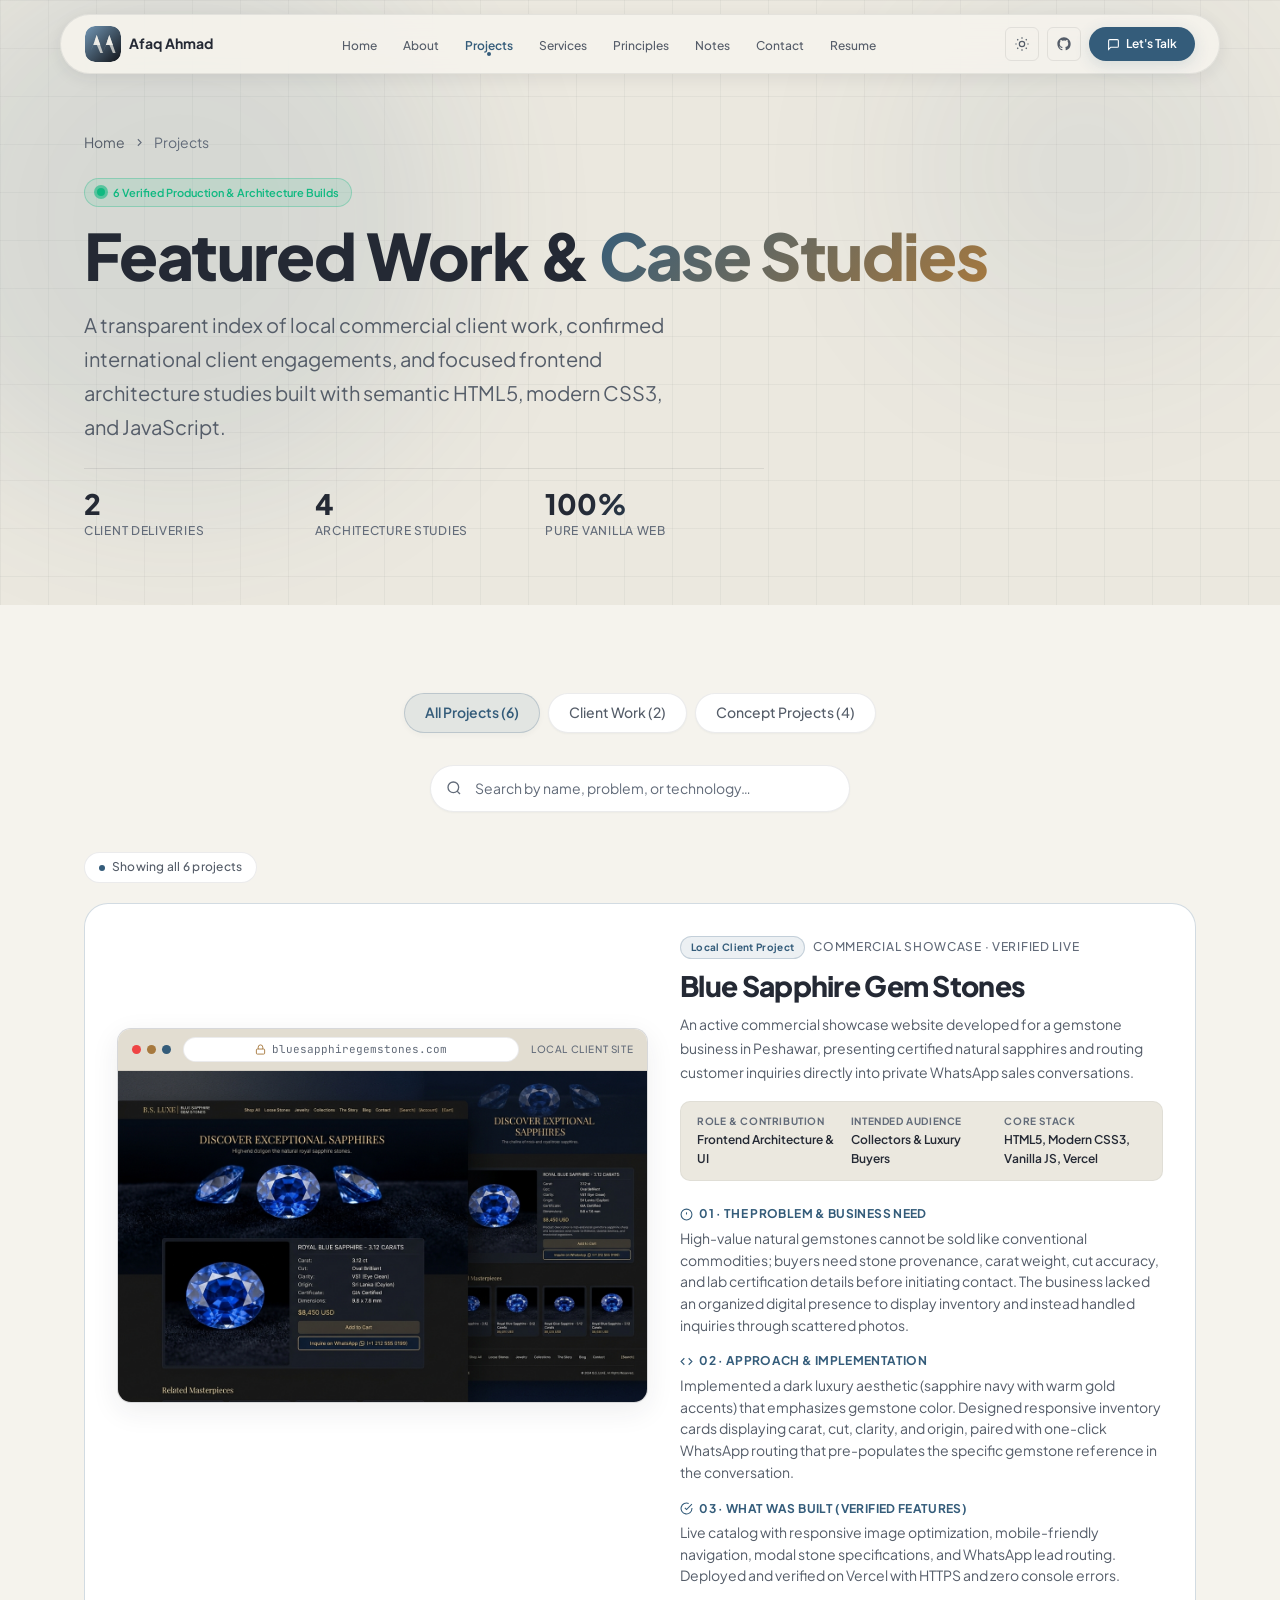
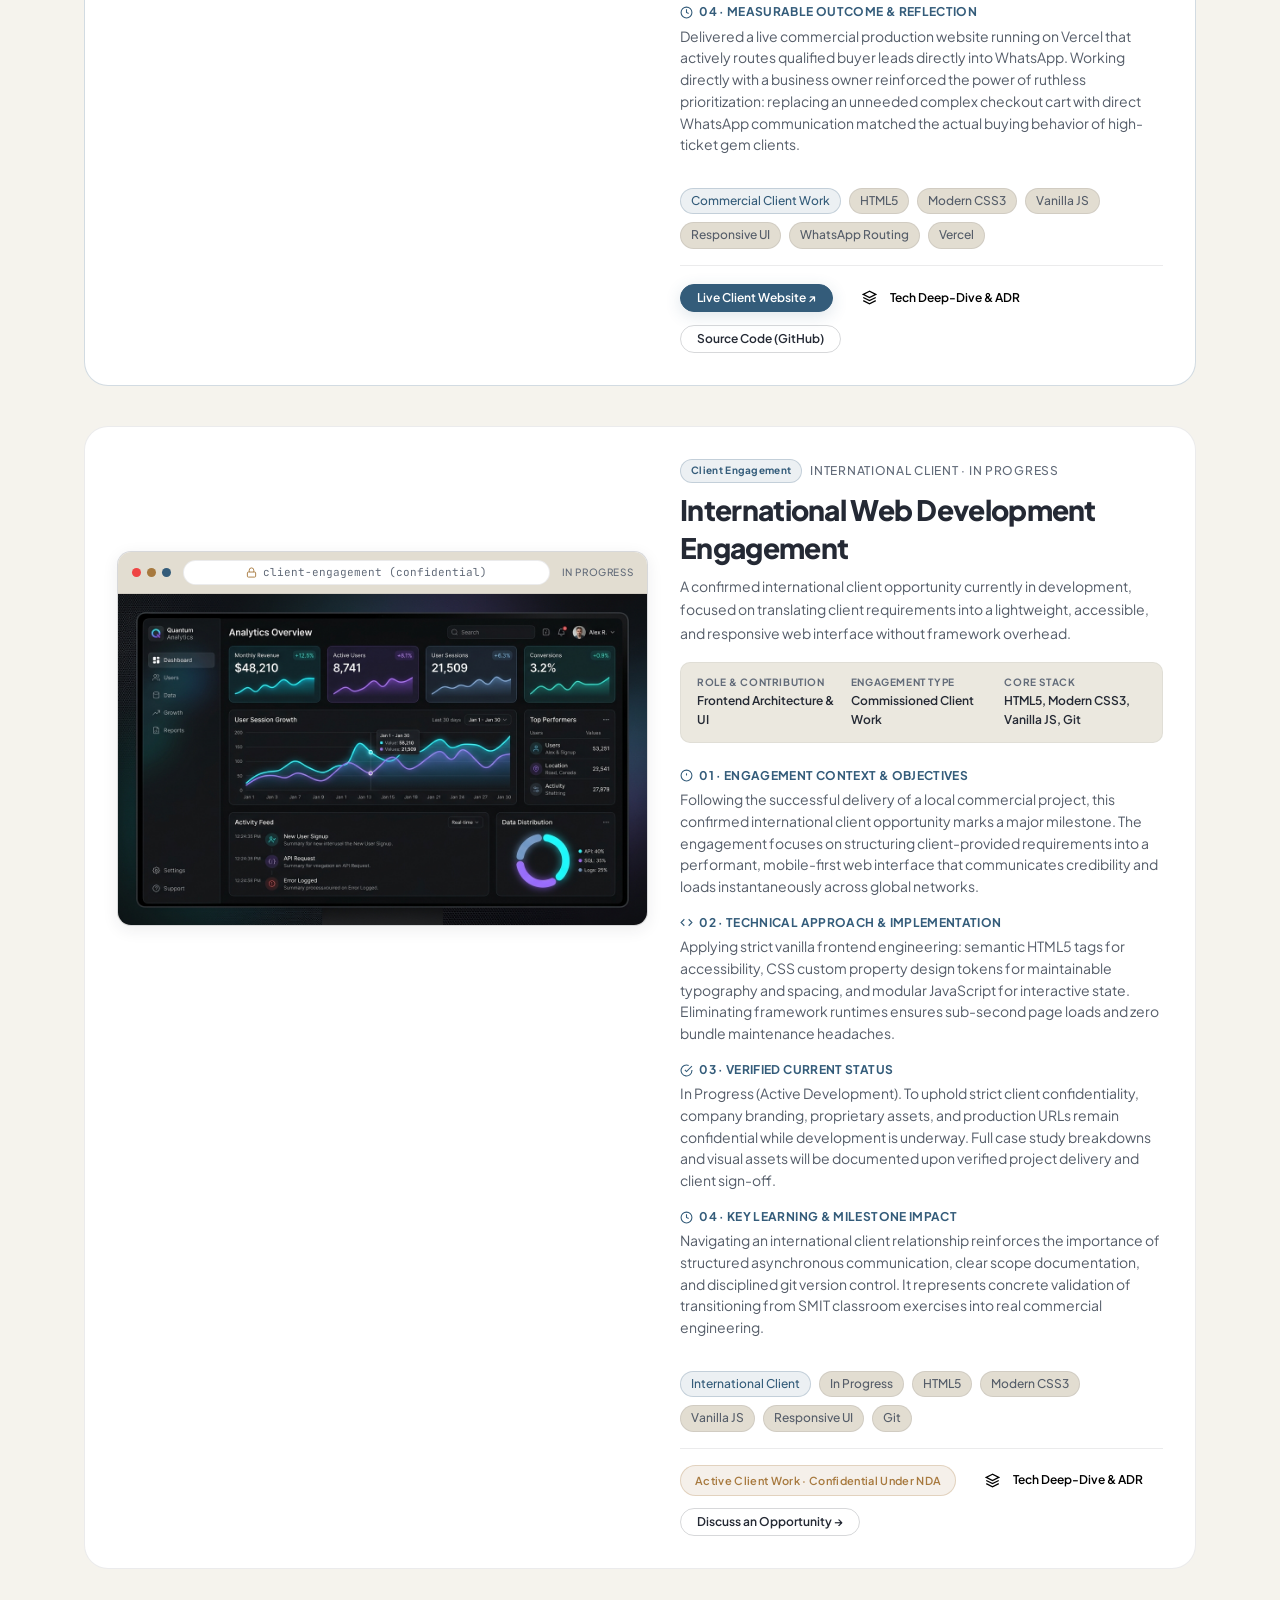
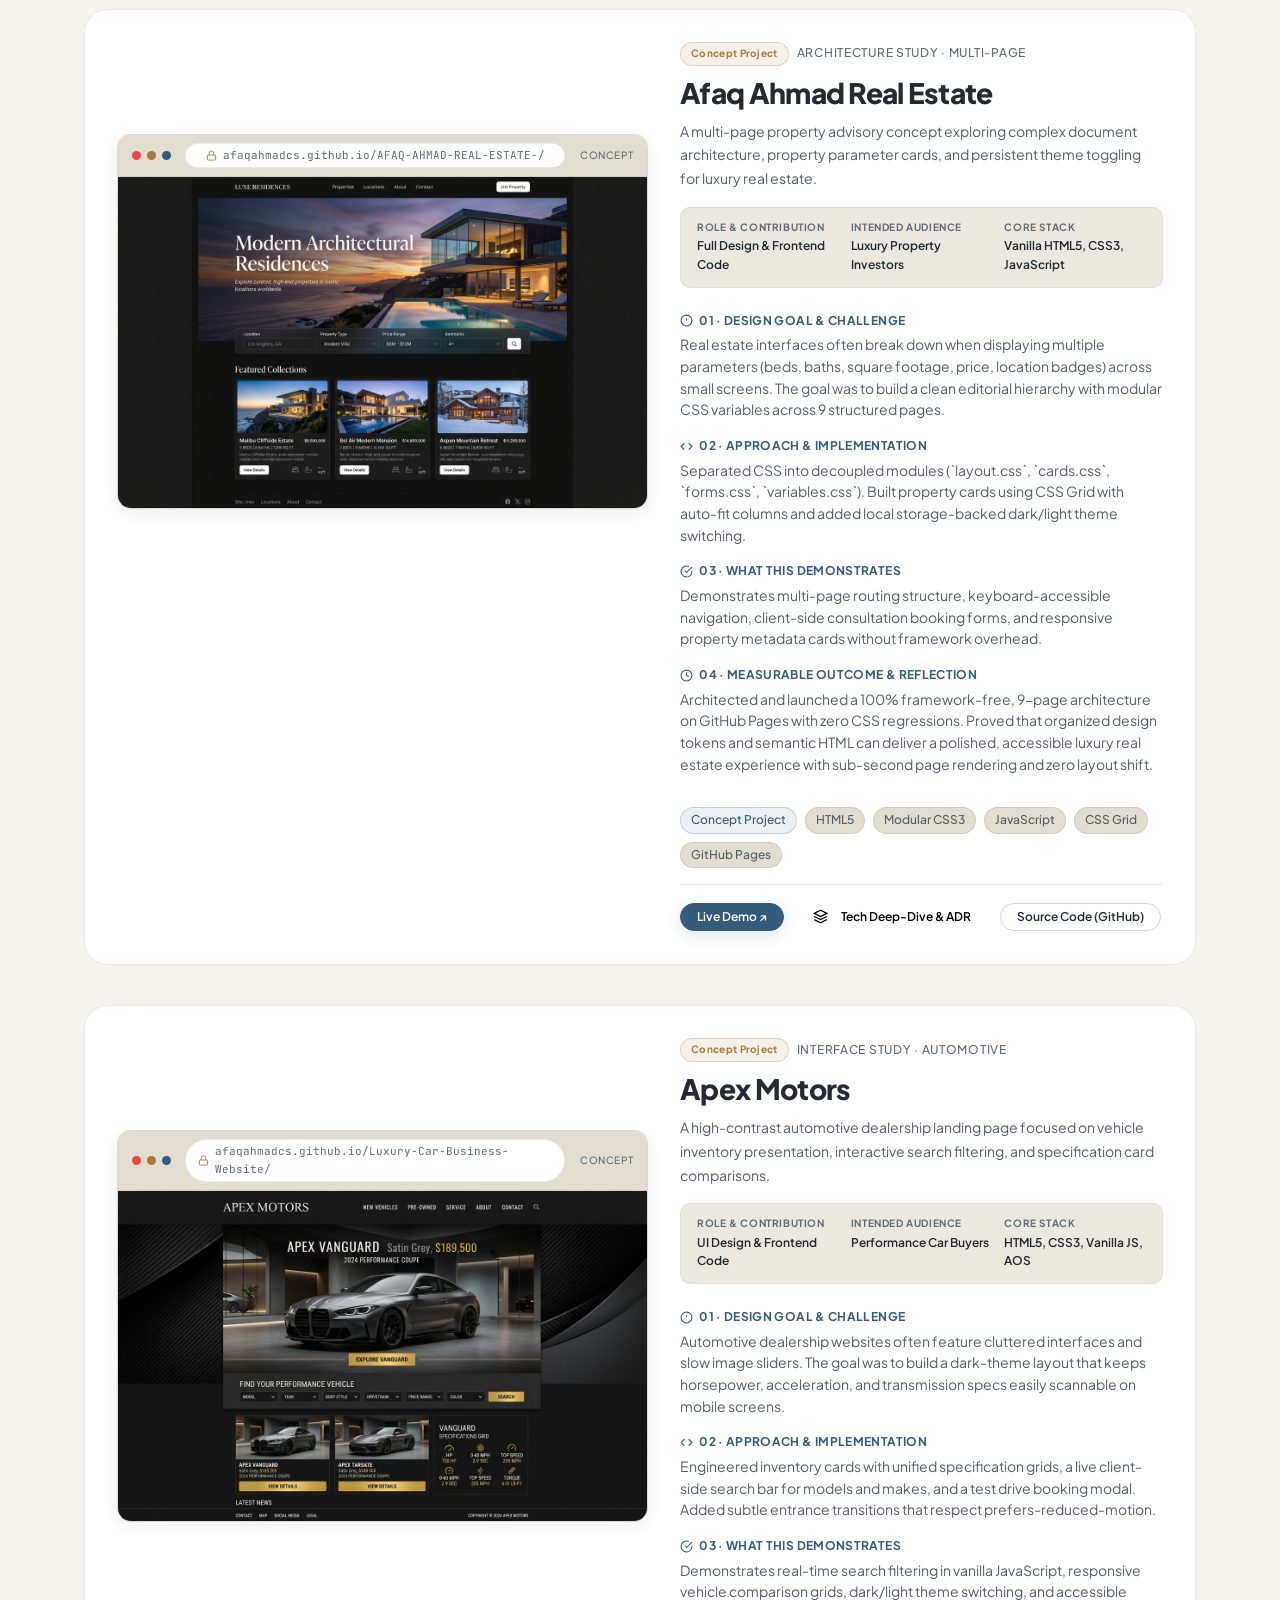
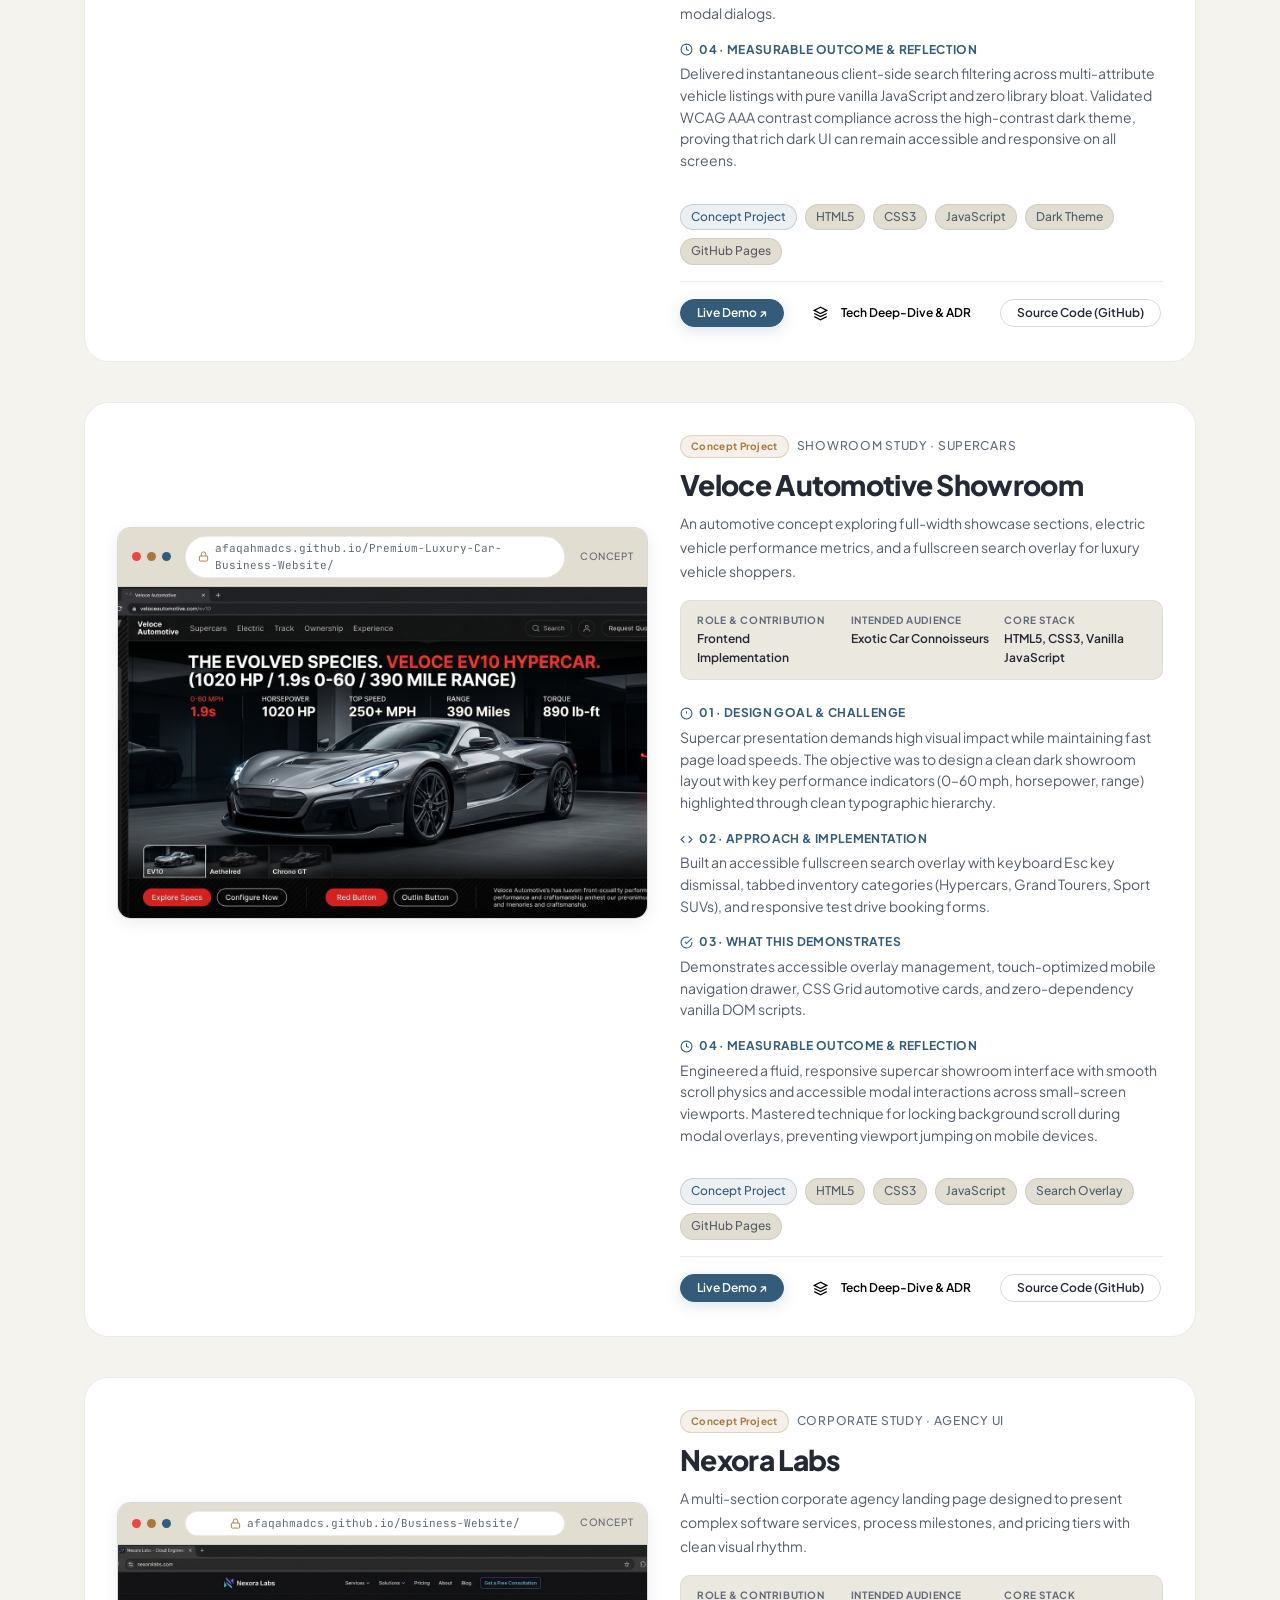
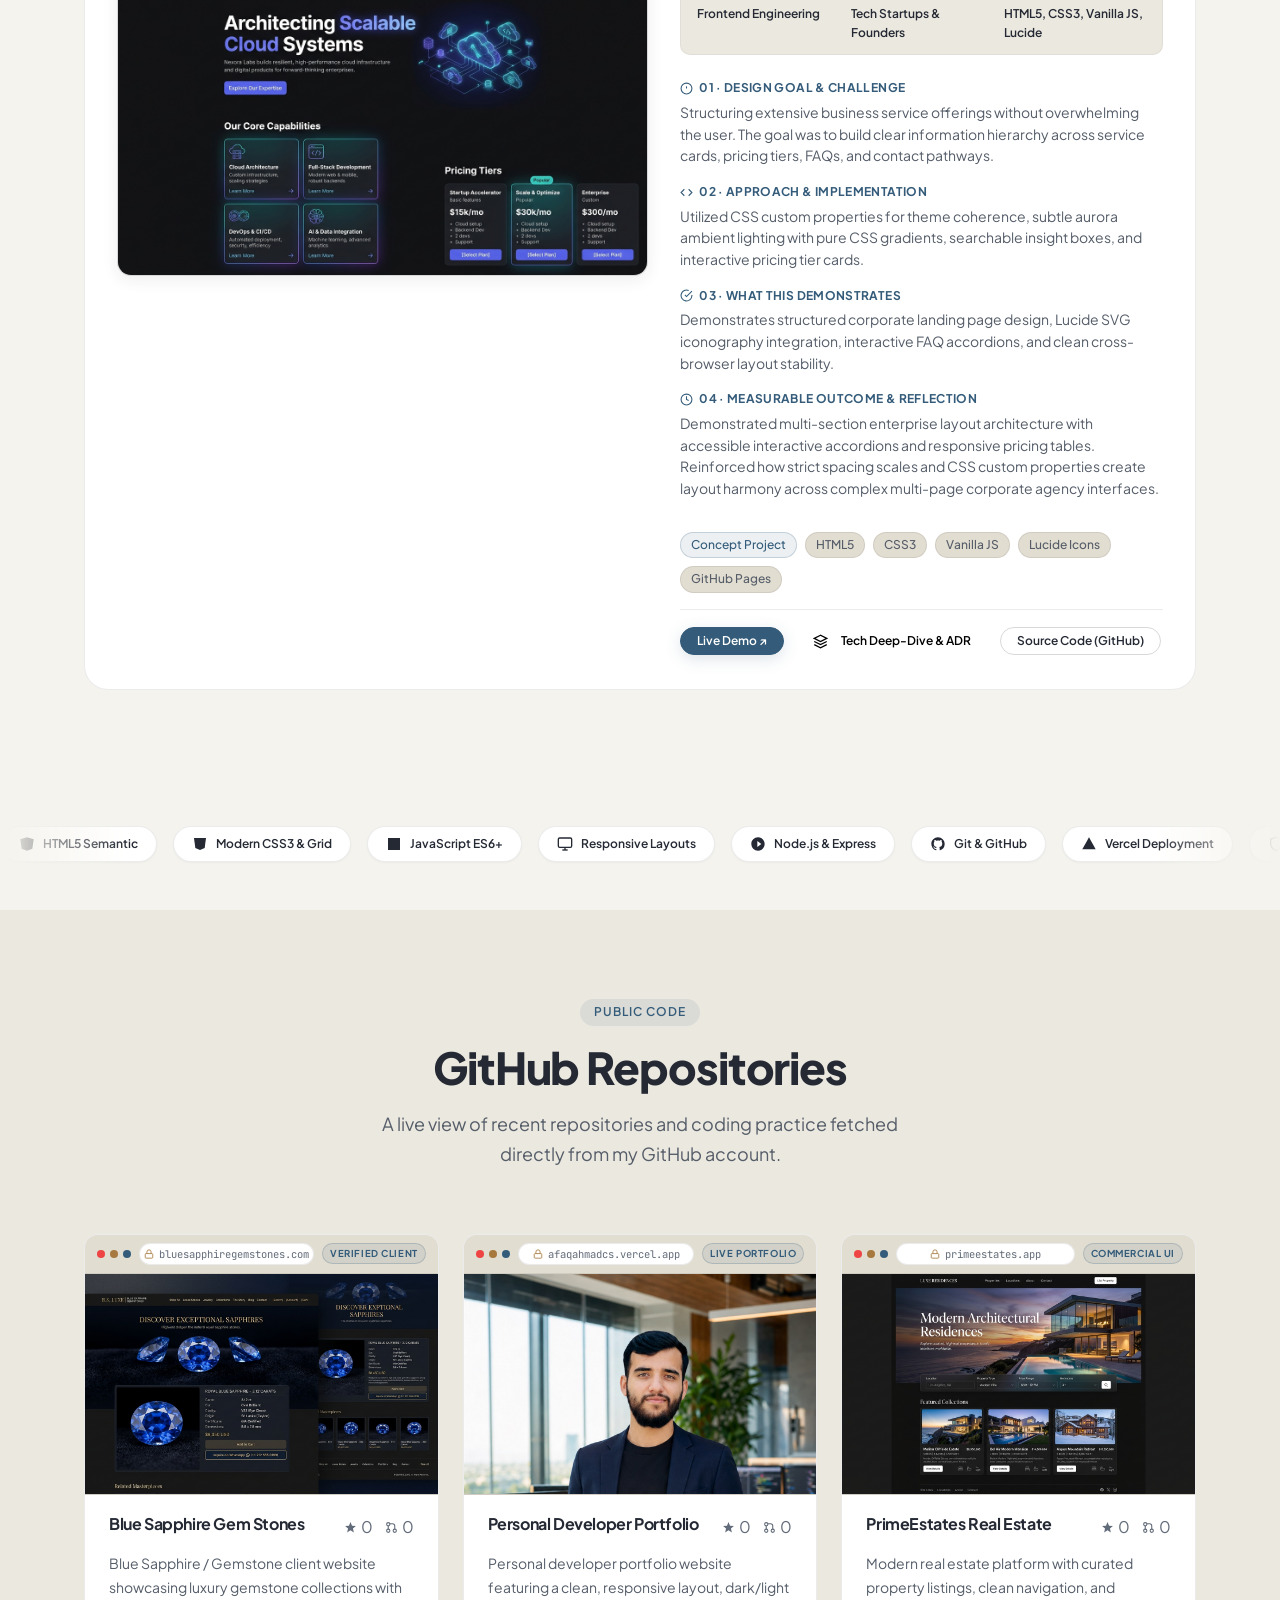
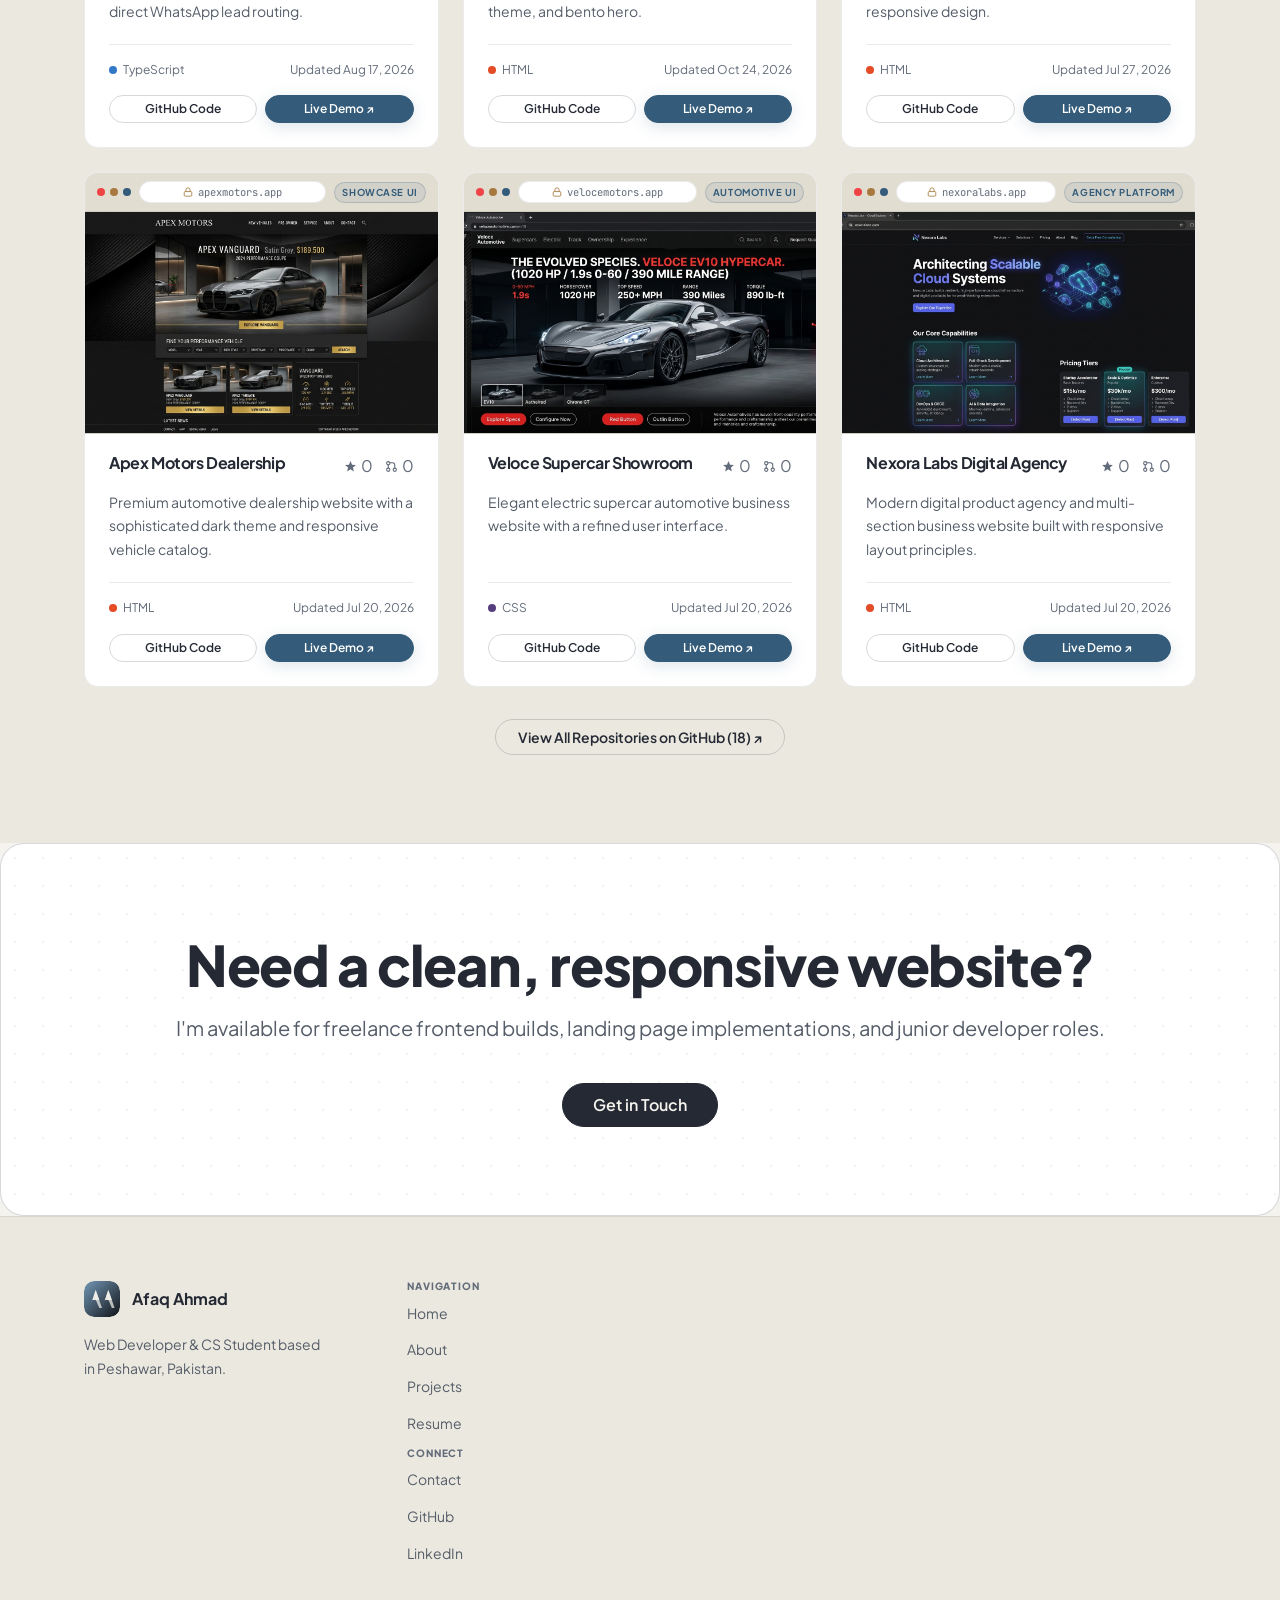
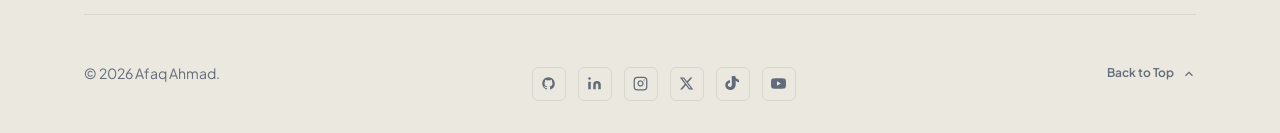
<file: projects.html>
<!DOCTYPE html>
<html lang="en">
<head>
<meta charset="UTF-8"/><meta name="viewport" content="width=device-width,initial-scale=1.0"/>
<title>Projects &amp; Practice Work — Afaq Ahmad</title>
<meta name="description" content="Projects and practice work by Afaq Ahmad — Client websites, responsive layouts, and frontend practice projects built with HTML5, CSS3, and JavaScript."/>
<link rel="canonical" href="https://afaqahmadcs.github.io/AFAQ-Portfolio-Website/projects.html"/>
<meta property="og:type" content="website"/>
<meta property="og:title" content="Projects &amp; Practice Work — Afaq Ahmad"/>
<meta property="og:description" content="A realistic collection of client work, practice projects, and frontend experiments by Afaq Ahmad."/>
<meta property="og:url" content="https://afaqahmadcs.github.io/AFAQ-Portfolio-Website/projects.html"/>
<meta property="og:image" content="https://afaqahmadcs.github.io/AFAQ-Portfolio-Website/assets/images/case-blue-sapphire.svg"/>
<meta name="twitter:card" content="summary_large_image"/>
<meta name="twitter:title" content="Projects &amp; Practice Work — Afaq Ahmad"/>
<meta name="twitter:description" content="A realistic collection of client work, practice projects, and frontend experiments by Afaq Ahmad."/>
<meta name="twitter:image" content="https://afaqahmadcs.github.io/AFAQ-Portfolio-Website/assets/images/case-blue-sapphire.svg"/>
<link rel="icon" type="image/svg+xml" href="assets/favicon.svg"/>
<link rel="preconnect" href="https://fonts.googleapis.com"/><link rel="preconnect" href="https://fonts.gstatic.com" crossorigin/>
<link rel="stylesheet" href="https://fonts.googleapis.com/css2?family=Plus+Jakarta+Sans:wght@400;500;600;700;800&family=JetBrains+Mono:wght@400;500&display=swap"/>
<script>
  (function(){
    try {
      var s = localStorage.getItem('aa-theme');
      var t = s || (window.matchMedia('(prefers-color-scheme: dark)').matches ? 'dark' : 'light');
      document.documentElement.setAttribute('data-theme', t);
    } catch(e) {}
  })();
</script>
<link rel="stylesheet" href="css/tokens.css?v=20261024_5"/><link rel="stylesheet" href="css/main.css?v=20261024_5"/><link rel="stylesheet" href="css/animations.css?v=20261024_5"/>
</head>
<body>
<div id="scroll-progress"></div>
<header role="banner">
<nav id="navbar" aria-label="Main navigation">
  <a href="index.html" class="nav-logo" aria-label="Afaq Ahmad home"><svg class="nav-logo-mark" viewBox="0 0 40 40" fill="none" xmlns="http://www.w3.org/2000/svg" aria-hidden="true"><defs><linearGradient id="nlg" x1="0" y1="0" x2="40" y2="40" gradientUnits="userSpaceOnUse"><stop stop-color="#7297B5"/><stop offset="1" stop-color="#111318"/></linearGradient></defs><rect width="40" height="40" rx="11" fill="url(#nlg)"/><path d="M6 30 L13 10 L17 21 L9 21 Z" fill="#F2F0E9" opacity="0.95"/><path d="M13 10 L20 30 L17 30 L11 16 Z" fill="#F2F0E9" opacity="0.72"/><path d="M20 30 L27 10 L31 21 L23 21 Z" fill="#F2F0E9" opacity="0.95"/><path d="M27 10 L34 30 L31 30 L25 16 Z" fill="#F2F0E9" opacity="0.72"/></svg><span class="nav-logo-name">Afaq Ahmad</span></a>
  <ul class="nav-links"><li><a href="index.html">Home</a></li><li><a href="about.html">About</a></li><li><a href="projects.html" class="active" aria-current="page">Projects</a></li><li><a href="index.html#services">Services</a></li><li><a href="index.html#principles">Principles</a></li><li><a href="index.html#notes">Notes</a></li><li><a href="contact.html">Contact</a></li><li><a href="resume.html">Resume</a></li></ul>
  <div class="nav-actions">
    <button class="nav-icon" id="theme-btn" type="button" aria-label="Toggle theme" aria-pressed="false"><svg id="ic-sun" viewBox="0 0 24 24" fill="none" stroke="currentColor" stroke-width="1.8" aria-hidden="true"><circle cx="12" cy="12" r="4"/><path d="M12 2v2M12 20v2M4.93 4.93l1.41 1.41M17.66 17.66l1.41 1.41M2 12h2M20 12h2M6.34 17.66l-1.41 1.41M19.07 4.93l-1.41 1.41"/></svg><svg id="ic-moon" style="display:none" viewBox="0 0 24 24" fill="none" stroke="currentColor" stroke-width="1.8" aria-hidden="true"><path d="M21 12.79A9 9 0 1111.21 3 7 7 0 0021 12.79z"/></svg></button>
    <a href="https://github.com/afaqahmadcs" target="_blank" rel="noopener" class="nav-icon" aria-label="GitHub"><svg viewBox="0 0 24 24" fill="currentColor" width="17" height="17"><path d="M12 2C6.477 2 2 6.484 2 12.017c0 4.425 2.865 8.18 6.839 9.504.5.092.682-.217.682-.483 0-.237-.008-.868-.013-1.703-2.782.605-3.369-1.343-3.369-1.343-.454-1.158-1.11-1.466-1.11-1.466-.908-.62.069-.608.069-.608 1.003.07 1.531 1.032 1.531 1.032.892 1.53 2.341 1.088 2.91.832.092-.647.35-1.088.636-1.338-2.22-.253-4.555-1.113-4.555-4.951 0-1.093.39-1.988 1.029-2.688-.103-.253-.446-1.272.098-2.65 0 0 .84-.27 2.75 1.026A9.564 9.564 0 0112 6.844c.85.004 1.705.115 2.504.337 1.909-1.296 2.747-1.027 2.747-1.027.546 1.379.202 2.398.1 2.651.64.7 1.028 1.595 1.028 2.688 0 3.848-2.339 4.695-4.566 4.943.359.309.678.92.678 1.855 0 1.338-.012 2.419-.012 2.747 0 .268.18.58.688.482A10.019 10.019 0 0022 12.017C22 6.484 17.522 2 12 2z"/></svg></a>
    <a href="contact.html" class="nav-cta"><svg viewBox="0 0 24 24" fill="none" stroke="currentColor" stroke-width="2" width="13" height="13"><path d="M21 15a2 2 0 01-2 2H7l-4 4V5a2 2 0 012-2h14a2 2 0 012 2z"/></svg>Let's Talk</a>
    <button class="nav-burger" id="burger" aria-label="Open menu" aria-expanded="false" aria-controls="mmenu"><span></span><span></span><span></span></button>
  </div>
</nav>
</header>

<div id="mmenu" role="dialog" aria-modal="true" aria-label="Navigation" aria-hidden="true">
  <div class="mm-head"><a href="index.html" class="nav-logo"><svg class="nav-logo-mark" viewBox="0 0 40 40" fill="none" xmlns="http://www.w3.org/2000/svg" aria-hidden="true"><defs><linearGradient id="mmlg" x1="0" y1="0" x2="40" y2="40" gradientUnits="userSpaceOnUse"><stop stop-color="#7297B5"/><stop offset="1" stop-color="#111318"/></linearGradient></defs><rect width="40" height="40" rx="11" fill="url(#mmlg)"/><path d="M6 30 L13 10 L17 21 L9 21 Z" fill="#F2F0E9" opacity="0.95"/><path d="M13 10 L20 30 L17 30 L11 16 Z" fill="#F2F0E9" opacity="0.72"/><path d="M20 30 L27 10 L31 21 L23 21 Z" fill="#F2F0E9" opacity="0.95"/><path d="M27 10 L34 30 L31 30 L25 16 Z" fill="#F2F0E9" opacity="0.72"/></svg><span class="nav-logo-name">Afaq Ahmad</span></a><button class="mm-close" id="mm-close" aria-label="Close"><svg width="20" height="20" viewBox="0 0 24 24" fill="none" stroke="currentColor" stroke-width="2"><line x1="18" y1="6" x2="6" y2="18"/><line x1="6" y1="6" x2="18" y2="18"/></svg></button></div>
  <nav class="mm-links"><a href="index.html">Home</a><a href="about.html">About</a><a href="projects.html" class="active">Projects</a><a href="index.html#services">Services</a><a href="index.html#principles">Principles</a><a href="index.html#notes">Notes</a><a href="contact.html">Contact</a><a href="resume.html">Resume</a></nav>
  <div class="mm-foot"><a href="https://github.com/afaqahmadcs" target="_blank" rel="noopener" class="nav-icon" aria-label="GitHub"><svg viewBox="0 0 24 24" fill="currentColor" width="17" height="17"><path d="M12 2C6.477 2 2 6.484 2 12.017c0 4.425 2.865 8.18 6.839 9.504.5.092.682-.217.682-.483 0-.237-.008-.868-.013-1.703-2.782.605-3.369-1.343-3.369-1.343-.454-1.158-1.11-1.466-1.11-1.466-.908-.62.069-.608.069-.608 1.003.07 1.531 1.032 1.531 1.032.892 1.53 2.341 1.088 2.91.832.092-.647.35-1.088.636-1.338-2.22-.253-4.555-1.113-4.555-4.951 0-1.093.39-1.988 1.029-2.688-.103-.253-.446-1.272.098-2.65 0 0 .84-.27 2.75 1.026A9.564 9.564 0 0112 6.844c.85.004 1.705.115 2.504.337 1.909-1.296 2.747-1.027 2.747-1.027.546 1.379.202 2.398.1 2.651.64.7 1.028 1.595 1.028 2.688 0 3.848-2.339 4.695-4.566 4.943.359.309.678.92.678 1.855 0 1.338-.012 2.419-.012 2.747 0 .268.18.58.688.482A10.019 10.019 0 0022 12.017C22 6.484 17.522 2 12 2z"/></svg></a><a href="contact.html" class="btn btn--primary btn--sm">Let's Talk</a></div>
</div>
<main id="main">
<div class="page-hd">
  <div class="page-hd-bg" aria-hidden="true">
    <div class="hero-blob hero-blob--1" aria-hidden="true"></div>
    <div class="hero-blob hero-blob--2" aria-hidden="true"></div>
  </div>
  <div class="container page-hd-in">
    <nav class="breadcrumb" aria-label="Breadcrumb"><a href="index.html">Home</a><svg viewBox="0 0 24 24" fill="none" stroke="currentColor" stroke-width="2" width="13" height="13"><polyline points="9 18 15 12 9 6"/></svg><span>Projects</span></nav>
    <div class="beacon-badge" style="margin-bottom:var(--s3);">
      <span class="beacon-dot"></span>
      <span>6 Verified Production &amp; Architecture Builds</span>
    </div>
    <h1 class="page-hd-title reveal up">Featured Work &amp; <span class="grad-txt">Case Studies</span></h1>
    <p class="page-hd-sub reveal up" style="--delay:.1s">A transparent index of local commercial client work, confirmed international client engagements, and focused frontend architecture studies built with semantic HTML5, modern CSS3, and JavaScript.</p>
    <div class="hero-metrics-grid" style="max-width:680px;margin-top:var(--s6);padding-top:var(--s5);border-top:1px solid var(--bd);">
      <div class="metric-item">
        <span class="metric-num">2</span>
        <span class="metric-label">Client Deliveries</span>
      </div>
      <div class="metric-item">
        <span class="metric-num">4</span>
        <span class="metric-label">Architecture Studies</span>
      </div>
      <div class="metric-item">
        <span class="metric-num">100%</span>
        <span class="metric-label">Pure Vanilla Web</span>
      </div>
    </div>
  </div>
</div>

<section class="section" aria-labelledby="pg-h">
<div class="container">
<h2 class="sr-only" id="pg-h">All Projects</h2>
<div class="proj-filters reveal up" role="group" aria-label="Filter by category">
  <button class="flt-btn on" data-filter="all" aria-pressed="true">All Projects (6)</button>
  <button class="flt-btn" data-filter="client" aria-pressed="false">Client Work (2)</button>
  <button class="flt-btn" data-filter="concept" aria-pressed="false">Concept Projects (4)</button>
</div>
<div class="proj-search reveal up" style="--delay:.05s">
  <svg viewBox="0 0 24 24" fill="none" stroke="currentColor" stroke-width="2" aria-hidden="true"><circle cx="11" cy="11" r="8"/><path d="M21 21l-4.35-4.35"/></svg>
  <input type="search" id="proj-search-inp" placeholder="Search by name, problem, or technology…" aria-label="Search case studies"/>
</div>
<div class="proj-filter-meta reveal up" style="--delay:.08s">
  <span id="proj-filter-count" class="proj-filter-count" aria-live="polite">Showing all 6 projects</span>
</div>

<div class="proj-grid" id="proj-grid">

  <!-- ============================================================
       CASE STUDY 1: BLUE SAPPHIRE GEM STONES (Local Commercial Client Project)
       ============================================================ -->
  <article class="case-study-card case-study-card--featured reveal up" id="proj-blue-sapphire" data-cat="client" data-title="blue sapphire gemstones client website commercial showcase e-commerce ceylon kashmir whatsapp vercel">
    <!-- Browser Frame Visual -->
    <div class="browser-frame">
      <div class="browser-chrome">
        <div class="browser-dots" aria-hidden="true">
          <span class="dot dot--red"></span>
          <span class="dot dot--yellow"></span>
          <span class="dot dot--green"></span>
        </div>
        <div class="browser-url">
          <svg viewBox="0 0 24 24" fill="none" stroke="currentColor" stroke-width="2" aria-hidden="true"><rect x="3" y="11" width="18" height="11" rx="2" ry="2"/><path d="M7 11V7a5 5 0 0110 0v4"/></svg>
          <span>bluesapphiregemstones.com</span>
        </div>
        <div class="case-type" style="font-size:10px;">Local Client Site</div>
      </div>
      <div class="browser-viewport">
        <img src="assets/images/case-blue-sapphire.jpg" alt="Blue Sapphire Gem Stones live local client product catalog website preview" width="1200" height="675" loading="eager" fetchpriority="high" decoding="async"/>
      </div>
    </div>

    <!-- Case Study Content -->
    <div class="case-body">
      <div class="case-header">
        <div class="case-eyebrow-row">
          <span class="case-badge case-badge--client">Local Client Project</span>
          <span class="case-type">Commercial Showcase · Verified Live</span>
        </div>
        <h3 class="case-title">Blue Sapphire Gem Stones</h3>
        <p class="case-desc">
          An active commercial showcase website developed for a gemstone business in Peshawar, presenting certified natural sapphires and routing customer inquiries directly into private WhatsApp sales conversations.
        </p>
      </div>

      <!-- Metadata Strip -->
      <div class="case-meta-strip">
        <div class="case-meta-item">
          <span class="case-meta-lbl">Role &amp; Contribution</span>
          <span class="case-meta-val">Frontend Architecture &amp; UI</span>
        </div>
        <div class="case-meta-item">
          <span class="case-meta-lbl">Intended Audience</span>
          <span class="case-meta-val">Collectors &amp; Luxury Buyers</span>
        </div>
        <div class="case-meta-item">
          <span class="case-meta-lbl">Core Stack</span>
          <span class="case-meta-val">HTML5, Modern CSS3, Vanilla JS, Vercel</span>
        </div>
      </div>

      <!-- 4 Structured Case Study Blocks -->
      <div class="case-sections">
        <div class="case-block">
          <span class="case-block-head">
            <svg viewBox="0 0 24 24" fill="none" stroke="currentColor" stroke-width="2" aria-hidden="true"><circle cx="12" cy="12" r="10"/><line x1="12" y1="8" x2="12" y2="12"/><line x1="12" y1="16" x2="12.01" y2="16"/></svg>
            01 · The Problem &amp; Business Need
          </span>
          <p class="case-block-text">
            High-value natural gemstones cannot be sold like conventional commodities; buyers need stone provenance, carat weight, cut accuracy, and lab certification details before initiating contact. The business lacked an organized digital presence to display inventory and instead handled inquiries through scattered photos.
          </p>
        </div>

        <div class="case-block">
          <span class="case-block-head">
            <svg viewBox="0 0 24 24" fill="none" stroke="currentColor" stroke-width="2" aria-hidden="true"><polyline points="16 18 22 12 16 6"/><polyline points="8 6 2 12 8 18"/></svg>
            02 · Approach &amp; Implementation
          </span>
          <p class="case-block-text">
            Implemented a dark luxury aesthetic (sapphire navy with warm gold accents) that emphasizes gemstone color. Designed responsive inventory cards displaying carat, cut, clarity, and origin, paired with one-click WhatsApp routing that pre-populates the specific gemstone reference in the conversation.
          </p>
        </div>

        <div class="case-block">
          <span class="case-block-head">
            <svg viewBox="0 0 24 24" fill="none" stroke="currentColor" stroke-width="2" aria-hidden="true"><path d="M22 11.08V12a10 10 0 1 1-5.93-9.14"/><polyline points="22 4 12 14.01 9 11.01"/></svg>
            03 · What Was Built (Verified Features)
          </span>
          <p class="case-block-text">
            Live catalog with responsive image optimization, mobile-friendly navigation, modal stone specifications, and WhatsApp lead routing. Deployed and verified on Vercel with HTTPS and zero console errors.
          </p>
        </div>

        <div class="case-block">
          <span class="case-block-head">
            <svg viewBox="0 0 24 24" fill="none" stroke="currentColor" stroke-width="2" aria-hidden="true"><circle cx="12" cy="12" r="10"/><path d="M12 6v6l4 2"/></svg>
            04 · Measurable Outcome &amp; Reflection
          </span>
          <p class="case-block-text">
            Delivered a live commercial production website running on Vercel that actively routes qualified buyer leads directly into WhatsApp. Working directly with a business owner reinforced the power of ruthless prioritization: replacing an unneeded complex checkout cart with direct WhatsApp communication matched the actual buying behavior of high-ticket gem clients.
          </p>
        </div>
      </div>

      <div class="case-tags">
        <span class="tag tag-b">Commercial Client Work</span>
        <span class="tag">HTML5</span>
        <span class="tag">Modern CSS3</span>
        <span class="tag">Vanilla JS</span>
        <span class="tag">Responsive UI</span>
        <span class="tag">WhatsApp Routing</span>
        <span class="tag">Vercel</span>
      </div>

      <div class="case-actions">
        <a href="https://www.bluesapphiregemstones.com/" target="_blank" rel="noopener noreferrer" class="btn btn--primary btn--sm">Live Client Website ↗</a>
        <button type="button" class="btn btn--outline btn--sm proj-deep-dive-btn" data-project="blue-sapphire">
          <svg viewBox="0 0 24 24" fill="none" stroke="currentColor" stroke-width="2" width="13" height="13" aria-hidden="true" style="margin-right:5px"><polygon points="12 2 2 7 12 12 22 7 12 2"/><polyline points="2 17 12 22 22 17"/><polyline points="2 12 12 17 22 12"/></svg>
          Tech Deep-Dive &amp; ADR
        </button>
        <a href="https://github.com/afaqahmadcs/GemStone-Project" target="_blank" rel="noopener noreferrer" class="btn btn--secondary btn--sm">Source Code (GitHub)</a>
      </div>
    </div>
  </article>

  <!-- ============================================================
       CASE STUDY 2: INTERNATIONAL CLIENT ENGAGEMENT (Confirmed Client Project)
       ============================================================ -->
  <article class="case-study-card reveal up" id="proj-international" data-cat="client" data-title="international client engagement web development frontend responsive in progress architecture">
    <!-- Browser Frame Visual -->
    <div class="browser-frame">
      <div class="browser-chrome">
        <div class="browser-dots" aria-hidden="true">
          <span class="dot dot--red"></span>
          <span class="dot dot--yellow"></span>
          <span class="dot dot--green"></span>
        </div>
        <div class="browser-url">
          <svg viewBox="0 0 24 24" fill="none" stroke="currentColor" stroke-width="2" aria-hidden="true"><rect x="3" y="11" width="18" height="11" rx="2" ry="2"/><path d="M7 11V7a5 5 0 0110 0v4"/></svg>
          <span>client-engagement (confidential)</span>
        </div>
        <div class="case-type" style="font-size:10px;">In Progress</div>
      </div>
      <div class="browser-viewport">
        <img src="assets/images/case-international.jpg" alt="International client web development engagement architectural preview" width="1200" height="675" loading="lazy" decoding="async"/>
      </div>
    </div>

    <!-- Case Study Content -->
    <div class="case-body">
      <div class="case-header">
        <div class="case-eyebrow-row">
          <span class="case-badge case-badge--client">Client Engagement</span>
          <span class="case-type">International Client · In Progress</span>
        </div>
        <h3 class="case-title">International Web Development Engagement</h3>
        <p class="case-desc">
          A confirmed international client opportunity currently in development, focused on translating client requirements into a lightweight, accessible, and responsive web interface without framework overhead.
        </p>
      </div>

      <!-- Metadata Strip -->
      <div class="case-meta-strip">
        <div class="case-meta-item">
          <span class="case-meta-lbl">Role &amp; Contribution</span>
          <span class="case-meta-val">Frontend Architecture &amp; UI</span>
        </div>
        <div class="case-meta-item">
          <span class="case-meta-lbl">Engagement Type</span>
          <span class="case-meta-val">Commissioned Client Work</span>
        </div>
        <div class="case-meta-item">
          <span class="case-meta-lbl">Core Stack</span>
          <span class="case-meta-val">HTML5, Modern CSS3, Vanilla JS, Git</span>
        </div>
      </div>

      <!-- 4 Structured Case Study Blocks -->
      <div class="case-sections">
        <div class="case-block">
          <span class="case-block-head">
            <svg viewBox="0 0 24 24" fill="none" stroke="currentColor" stroke-width="2" aria-hidden="true"><circle cx="12" cy="12" r="10"/><line x1="12" y1="8" x2="12" y2="12"/><line x1="12" y1="16" x2="12.01" y2="16"/></svg>
            01 · Engagement Context &amp; Objectives
          </span>
          <p class="case-block-text">
            Following the successful delivery of a local commercial project, this confirmed international client opportunity marks a major milestone. The engagement focuses on structuring client-provided requirements into a performant, mobile-first web interface that communicates credibility and loads instantaneously across global networks.
          </p>
        </div>

        <div class="case-block">
          <span class="case-block-head">
            <svg viewBox="0 0 24 24" fill="none" stroke="currentColor" stroke-width="2" aria-hidden="true"><polyline points="16 18 22 12 16 6"/><polyline points="8 6 2 12 8 18"/></svg>
            02 · Technical Approach &amp; Implementation
          </span>
          <p class="case-block-text">
            Applying strict vanilla frontend engineering: semantic HTML5 tags for accessibility, CSS custom property design tokens for maintainable typography and spacing, and modular JavaScript for interactive state. Eliminating framework runtimes ensures sub-second page loads and zero bundle maintenance headaches.
          </p>
        </div>

        <div class="case-block">
          <span class="case-block-head">
            <svg viewBox="0 0 24 24" fill="none" stroke="currentColor" stroke-width="2" aria-hidden="true"><path d="M22 11.08V12a10 10 0 1 1-5.93-9.14"/><polyline points="22 4 12 14.01 9 11.01"/></svg>
            03 · Verified Current Status
          </span>
          <p class="case-block-text">
            In Progress (Active Development). To uphold strict client confidentiality, company branding, proprietary assets, and production URLs remain confidential while development is underway. Full case study breakdowns and visual assets will be documented upon verified project delivery and client sign-off.
          </p>
        </div>

        <div class="case-block">
          <span class="case-block-head">
            <svg viewBox="0 0 24 24" fill="none" stroke="currentColor" stroke-width="2" aria-hidden="true"><circle cx="12" cy="12" r="10"/><path d="M12 6v6l4 2"/></svg>
            04 · Key Learning &amp; Milestone Impact
          </span>
          <p class="case-block-text">
            Navigating an international client relationship reinforces the importance of structured asynchronous communication, clear scope documentation, and disciplined git version control. It represents concrete validation of transitioning from SMIT classroom exercises into real commercial engineering.
          </p>
        </div>
      </div>

      <div class="case-tags">
        <span class="tag tag-b">International Client</span>
        <span class="tag">In Progress</span>
        <span class="tag">HTML5</span>
        <span class="tag">Modern CSS3</span>
        <span class="tag">Vanilla JS</span>
        <span class="tag">Responsive UI</span>
        <span class="tag">Git</span>
      </div>

      <div class="case-actions">
        <span class="badge" style="background:var(--accbg);color:var(--acc);border:1px solid var(--acc-border);padding:6px 14px;border-radius:var(--rfull);font-size:11px;font-weight:var(--ws);letter-spacing:var(--lsw);">
          Active Client Work · Confidential Under NDA
        </span>
        <button type="button" class="btn btn--outline btn--sm proj-deep-dive-btn" data-project="international">
          <svg viewBox="0 0 24 24" fill="none" stroke="currentColor" stroke-width="2" width="13" height="13" aria-hidden="true" style="margin-right:5px"><polygon points="12 2 2 7 12 12 22 7 12 2"/><polyline points="2 17 12 22 22 17"/><polyline points="2 12 12 17 22 12"/></svg>
          Tech Deep-Dive &amp; ADR
        </button>
        <a href="contact.html" class="btn btn--secondary btn--sm">Discuss an Opportunity →</a>
      </div>
    </div>
  </article>

  <!-- ============================================================
       CASE STUDY 3: AFAQ AHMAD REAL ESTATE (Concept Project)
       ============================================================ -->
  <article class="case-study-card reveal up" id="proj-real-estate" data-cat="concept" data-title="afaq ahmad real estate luxury properties concept multi-page architecture filters css grid">
    <div class="browser-frame">
      <div class="browser-chrome">
        <div class="browser-dots" aria-hidden="true">
          <span class="dot dot--red"></span>
          <span class="dot dot--yellow"></span>
          <span class="dot dot--green"></span>
        </div>
        <div class="browser-url">
          <svg viewBox="0 0 24 24" fill="none" stroke="currentColor" stroke-width="2" aria-hidden="true"><rect x="3" y="11" width="18" height="11" rx="2" ry="2"/><path d="M7 11V7a5 5 0 0110 0v4"/></svg>
          <span>afaqahmadcs.github.io/AFAQ-AHMAD-REAL-ESTATE-/</span>
        </div>
        <div class="case-type" style="font-size:10px;">Concept</div>
      </div>
      <div class="browser-viewport">
        <img src="assets/images/case-real-estate.jpg" alt="Afaq Ahmad Real Estate concept property advisory interface preview" width="1200" height="675" loading="lazy" decoding="async"/>
      </div>
    </div>

    <div class="case-body">
      <div class="case-header">
        <div class="case-eyebrow-row">
          <span class="case-badge case-badge--concept">Concept Project</span>
          <span class="case-type">Architecture Study · Multi-Page</span>
        </div>
        <h3 class="case-title">Afaq Ahmad Real Estate</h3>
        <p class="case-desc">
          A multi-page property advisory concept exploring complex document architecture, property parameter cards, and persistent theme toggling for luxury real estate.
        </p>
      </div>

      <div class="case-meta-strip">
        <div class="case-meta-item">
          <span class="case-meta-lbl">Role &amp; Contribution</span>
          <span class="case-meta-val">Full Design &amp; Frontend Code</span>
        </div>
        <div class="case-meta-item">
          <span class="case-meta-lbl">Intended Audience</span>
          <span class="case-meta-val">Luxury Property Investors</span>
        </div>
        <div class="case-meta-item">
          <span class="case-meta-lbl">Core Stack</span>
          <span class="case-meta-val">Vanilla HTML5, CSS3, JavaScript</span>
        </div>
      </div>

      <div class="case-sections">
        <div class="case-block">
          <span class="case-block-head">
            <svg viewBox="0 0 24 24" fill="none" stroke="currentColor" stroke-width="2" aria-hidden="true"><circle cx="12" cy="12" r="10"/><line x1="12" y1="8" x2="12" y2="12"/><line x1="12" y1="16" x2="12.01" y2="16"/></svg>
            01 · Design Goal &amp; Challenge
          </span>
          <p class="case-block-text">
            Real estate interfaces often break down when displaying multiple parameters (beds, baths, square footage, price, location badges) across small screens. The goal was to build a clean editorial hierarchy with modular CSS variables across 9 structured pages.
          </p>
        </div>

        <div class="case-block">
          <span class="case-block-head">
            <svg viewBox="0 0 24 24" fill="none" stroke="currentColor" stroke-width="2" aria-hidden="true"><polyline points="16 18 22 12 16 6"/><polyline points="8 6 2 12 8 18"/></svg>
            02 · Approach &amp; Implementation
          </span>
          <p class="case-block-text">
            Separated CSS into decoupled modules (`layout.css`, `cards.css`, `forms.css`, `variables.css`). Built property cards using CSS Grid with auto-fit columns and added local storage-backed dark/light theme switching.
          </p>
        </div>

        <div class="case-block">
          <span class="case-block-head">
            <svg viewBox="0 0 24 24" fill="none" stroke="currentColor" stroke-width="2" aria-hidden="true"><path d="M22 11.08V12a10 10 0 1 1-5.93-9.14"/><polyline points="22 4 12 14.01 9 11.01"/></svg>
            03 · What This Demonstrates
          </span>
          <p class="case-block-text">
            Demonstrates multi-page routing structure, keyboard-accessible navigation, client-side consultation booking forms, and responsive property metadata cards without framework overhead.
          </p>
        </div>

        <div class="case-block">
          <span class="case-block-head">
            <svg viewBox="0 0 24 24" fill="none" stroke="currentColor" stroke-width="2" aria-hidden="true"><circle cx="12" cy="12" r="10"/><path d="M12 6v6l4 2"/></svg>
            04 · Measurable Outcome &amp; Reflection
          </span>
          <p class="case-block-text">
            Architected and launched a 100% framework-free, 9-page architecture on GitHub Pages with zero CSS regressions. Proved that organized design tokens and semantic HTML can deliver a polished, accessible luxury real estate experience with sub-second page rendering and zero layout shift.
          </p>
        </div>
      </div>

      <div class="case-tags">
        <span class="tag tag-b">Concept Project</span>
        <span class="tag">HTML5</span>
        <span class="tag">Modular CSS3</span>
        <span class="tag">JavaScript</span>
        <span class="tag">CSS Grid</span>
        <span class="tag">GitHub Pages</span>
      </div>

      <div class="case-actions">
        <a href="https://afaqahmadcs.github.io/AFAQ-AHMAD-REAL-ESTATE-/" target="_blank" rel="noopener noreferrer" class="btn btn--primary btn--sm">Live Demo ↗</a>
        <button type="button" class="btn btn--outline btn--sm proj-deep-dive-btn" data-project="real-estate">
          <svg viewBox="0 0 24 24" fill="none" stroke="currentColor" stroke-width="2" width="13" height="13" aria-hidden="true" style="margin-right:5px"><polygon points="12 2 2 7 12 12 22 7 12 2"/><polyline points="2 17 12 22 22 17"/><polyline points="2 12 12 17 22 12"/></svg>
          Tech Deep-Dive &amp; ADR
        </button>
        <a href="https://github.com/afaqahmadcs/AFAQ-AHMAD-REAL-ESTATE-" target="_blank" rel="noopener noreferrer" class="btn btn--secondary btn--sm">Source Code (GitHub)</a>
      </div>
    </div>
  </article>

  <!-- ============================================================
       CASE STUDY 4: APEX MOTORS (Concept Project)
       ============================================================ -->
  <article class="case-study-card reveal up" id="proj-apex-motors" data-cat="concept" data-title="apex motors luxury car dealership automotive inventory search dark ui bmw m4">
    <div class="browser-frame">
      <div class="browser-chrome">
        <div class="browser-dots" aria-hidden="true">
          <span class="dot dot--red"></span>
          <span class="dot dot--yellow"></span>
          <span class="dot dot--green"></span>
        </div>
        <div class="browser-url">
          <svg viewBox="0 0 24 24" fill="none" stroke="currentColor" stroke-width="2" aria-hidden="true"><rect x="3" y="11" width="18" height="11" rx="2" ry="2"/><path d="M7 11V7a5 5 0 0110 0v4"/></svg>
          <span>afaqahmadcs.github.io/Luxury-Car-Business-Website/</span>
        </div>
        <div class="case-type" style="font-size:10px;">Concept</div>
      </div>
      <div class="browser-viewport">
        <img src="assets/images/case-apex-motors.jpg" alt="Apex Motors luxury dealership vehicle inventory concept preview" width="1200" height="675" loading="lazy" decoding="async"/>
      </div>
    </div>

    <div class="case-body">
      <div class="case-header">
        <div class="case-eyebrow-row">
          <span class="case-badge case-badge--concept">Concept Project</span>
          <span class="case-type">Interface Study · Automotive</span>
        </div>
        <h3 class="case-title">Apex Motors</h3>
        <p class="case-desc">
          A high-contrast automotive dealership landing page focused on vehicle inventory presentation, interactive search filtering, and specification card comparisons.
        </p>
      </div>

      <div class="case-meta-strip">
        <div class="case-meta-item">
          <span class="case-meta-lbl">Role &amp; Contribution</span>
          <span class="case-meta-val">UI Design &amp; Frontend Code</span>
        </div>
        <div class="case-meta-item">
          <span class="case-meta-lbl">Intended Audience</span>
          <span class="case-meta-val">Performance Car Buyers</span>
        </div>
        <div class="case-meta-item">
          <span class="case-meta-lbl">Core Stack</span>
          <span class="case-meta-val">HTML5, CSS3, Vanilla JS, AOS</span>
        </div>
      </div>

      <div class="case-sections">
        <div class="case-block">
          <span class="case-block-head">
            <svg viewBox="0 0 24 24" fill="none" stroke="currentColor" stroke-width="2" aria-hidden="true"><circle cx="12" cy="12" r="10"/><line x1="12" y1="8" x2="12" y2="12"/><line x1="12" y1="16" x2="12.01" y2="16"/></svg>
            01 · Design Goal &amp; Challenge
          </span>
          <p class="case-block-text">
            Automotive dealership websites often feature cluttered interfaces and slow image sliders. The goal was to build a dark-theme layout that keeps horsepower, acceleration, and transmission specs easily scannable on mobile screens.
          </p>
        </div>

        <div class="case-block">
          <span class="case-block-head">
            <svg viewBox="0 0 24 24" fill="none" stroke="currentColor" stroke-width="2" aria-hidden="true"><polyline points="16 18 22 12 16 6"/><polyline points="8 6 2 12 8 18"/></svg>
            02 · Approach &amp; Implementation
          </span>
          <p class="case-block-text">
            Engineered inventory cards with unified specification grids, a live client-side search bar for models and makes, and a test drive booking modal. Added subtle entrance transitions that respect prefers-reduced-motion.
          </p>
        </div>

        <div class="case-block">
          <span class="case-block-head">
            <svg viewBox="0 0 24 24" fill="none" stroke="currentColor" stroke-width="2" aria-hidden="true"><path d="M22 11.08V12a10 10 0 1 1-5.93-9.14"/><polyline points="22 4 12 14.01 9 11.01"/></svg>
            03 · What This Demonstrates
          </span>
          <p class="case-block-text">
            Demonstrates real-time search filtering in vanilla JavaScript, responsive vehicle comparison grids, dark/light theme switching, and accessible modal dialogs.
          </p>
        </div>

        <div class="case-block">
          <span class="case-block-head">
            <svg viewBox="0 0 24 24" fill="none" stroke="currentColor" stroke-width="2" aria-hidden="true"><circle cx="12" cy="12" r="10"/><path d="M12 6v6l4 2"/></svg>
            04 · Measurable Outcome &amp; Reflection
          </span>
          <p class="case-block-text">
            Delivered instantaneous client-side search filtering across multi-attribute vehicle listings with pure vanilla JavaScript and zero library bloat. Validated WCAG AAA contrast compliance across the high-contrast dark theme, proving that rich dark UI can remain accessible and responsive on all screens.
          </p>
        </div>
      </div>

      <div class="case-tags">
        <span class="tag tag-b">Concept Project</span>
        <span class="tag">HTML5</span>
        <span class="tag">CSS3</span>
        <span class="tag">JavaScript</span>
        <span class="tag">Dark Theme</span>
        <span class="tag">GitHub Pages</span>
      </div>

      <div class="case-actions">
        <a href="https://afaqahmadcs.github.io/Luxury-Car-Business-Website/" target="_blank" rel="noopener noreferrer" class="btn btn--primary btn--sm">Live Demo ↗</a>
        <button type="button" class="btn btn--outline btn--sm proj-deep-dive-btn" data-project="apex-motors">
          <svg viewBox="0 0 24 24" fill="none" stroke="currentColor" stroke-width="2" width="13" height="13" aria-hidden="true" style="margin-right:5px"><polygon points="12 2 2 7 12 12 22 7 12 2"/><polyline points="2 17 12 22 22 17"/><polyline points="2 12 12 17 22 12"/></svg>
          Tech Deep-Dive &amp; ADR
        </button>
        <a href="https://github.com/afaqahmadcs/Luxury-Car-Business-Website" target="_blank" rel="noopener noreferrer" class="btn btn--secondary btn--sm">Source Code (GitHub)</a>
      </div>
    </div>
  </article>

  <!-- ============================================================
       CASE STUDY 5: VELOCE AUTOMOTIVE (Concept Project)
       ============================================================ -->
  <article class="case-study-card reveal up" id="proj-veloce" data-cat="concept" data-title="veloce automotive luxury supercar electric hypercars showroom search overlay">
    <div class="browser-frame">
      <div class="browser-chrome">
        <div class="browser-dots" aria-hidden="true">
          <span class="dot dot--red"></span>
          <span class="dot dot--yellow"></span>
          <span class="dot dot--green"></span>
        </div>
        <div class="browser-url">
          <svg viewBox="0 0 24 24" fill="none" stroke="currentColor" stroke-width="2" aria-hidden="true"><rect x="3" y="11" width="18" height="11" rx="2" ry="2"/><path d="M7 11V7a5 5 0 0110 0v4"/></svg>
          <span>afaqahmadcs.github.io/Premium-Luxury-Car-Business-Website/</span>
        </div>
        <div class="case-type" style="font-size:10px;">Concept</div>
      </div>
      <div class="browser-viewport">
        <img src="assets/images/case-veloce.jpg" alt="Veloce luxury automotive electric supercar showroom preview" width="1200" height="675" loading="lazy" decoding="async"/>
      </div>
    </div>

    <div class="case-body">
      <div class="case-header">
        <div class="case-eyebrow-row">
          <span class="case-badge case-badge--concept">Concept Project</span>
          <span class="case-type">Showroom Study · Supercars</span>
        </div>
        <h3 class="case-title">Veloce Automotive Showroom</h3>
        <p class="case-desc">
          An automotive concept exploring full-width showcase sections, electric vehicle performance metrics, and a fullscreen search overlay for luxury vehicle shoppers.
        </p>
      </div>

      <div class="case-meta-strip">
        <div class="case-meta-item">
          <span class="case-meta-lbl">Role &amp; Contribution</span>
          <span class="case-meta-val">Frontend Implementation</span>
        </div>
        <div class="case-meta-item">
          <span class="case-meta-lbl">Intended Audience</span>
          <span class="case-meta-val">Exotic Car Connoisseurs</span>
        </div>
        <div class="case-meta-item">
          <span class="case-meta-lbl">Core Stack</span>
          <span class="case-meta-val">HTML5, CSS3, Vanilla JavaScript</span>
        </div>
      </div>

      <div class="case-sections">
        <div class="case-block">
          <span class="case-block-head">
            <svg viewBox="0 0 24 24" fill="none" stroke="currentColor" stroke-width="2" aria-hidden="true"><circle cx="12" cy="12" r="10"/><line x1="12" y1="8" x2="12" y2="12"/><line x1="12" y1="16" x2="12.01" y2="16"/></svg>
            01 · Design Goal &amp; Challenge
          </span>
          <p class="case-block-text">
            Supercar presentation demands high visual impact while maintaining fast page load speeds. The objective was to design a clean dark showroom layout with key performance indicators (0–60 mph, horsepower, range) highlighted through clean typographic hierarchy.
          </p>
        </div>

        <div class="case-block">
          <span class="case-block-head">
            <svg viewBox="0 0 24 24" fill="none" stroke="currentColor" stroke-width="2" aria-hidden="true"><polyline points="16 18 22 12 16 6"/><polyline points="8 6 2 12 8 18"/></svg>
            02 · Approach &amp; Implementation
          </span>
          <p class="case-block-text">
            Built an accessible fullscreen search overlay with keyboard Esc key dismissal, tabbed inventory categories (Hypercars, Grand Tourers, Sport SUVs), and responsive test drive booking forms.
          </p>
        </div>

        <div class="case-block">
          <span class="case-block-head">
            <svg viewBox="0 0 24 24" fill="none" stroke="currentColor" stroke-width="2" aria-hidden="true"><path d="M22 11.08V12a10 10 0 1 1-5.93-9.14"/><polyline points="22 4 12 14.01 9 11.01"/></svg>
            03 · What This Demonstrates
          </span>
          <p class="case-block-text">
            Demonstrates accessible overlay management, touch-optimized mobile navigation drawer, CSS Grid automotive cards, and zero-dependency vanilla DOM scripts.
          </p>
        </div>

        <div class="case-block">
          <span class="case-block-head">
            <svg viewBox="0 0 24 24" fill="none" stroke="currentColor" stroke-width="2" aria-hidden="true"><circle cx="12" cy="12" r="10"/><path d="M12 6v6l4 2"/></svg>
            04 · Measurable Outcome &amp; Reflection
          </span>
          <p class="case-block-text">
            Engineered a fluid, responsive supercar showroom interface with smooth scroll physics and accessible modal interactions across small-screen viewports. Mastered technique for locking background scroll during modal overlays, preventing viewport jumping on mobile devices.
          </p>
        </div>
      </div>

      <div class="case-tags">
        <span class="tag tag-b">Concept Project</span>
        <span class="tag">HTML5</span>
        <span class="tag">CSS3</span>
        <span class="tag">JavaScript</span>
        <span class="tag">Search Overlay</span>
        <span class="tag">GitHub Pages</span>
      </div>

      <div class="case-actions">
        <a href="https://afaqahmadcs.github.io/Premium-Luxury-Car-Business-Website/" target="_blank" rel="noopener noreferrer" class="btn btn--primary btn--sm">Live Demo ↗</a>
        <button type="button" class="btn btn--outline btn--sm proj-deep-dive-btn" data-project="veloce">
          <svg viewBox="0 0 24 24" fill="none" stroke="currentColor" stroke-width="2" width="13" height="13" aria-hidden="true" style="margin-right:5px"><polygon points="12 2 2 7 12 12 22 7 12 2"/><polyline points="2 17 12 22 22 17"/><polyline points="2 12 12 17 22 12"/></svg>
          Tech Deep-Dive &amp; ADR
        </button>
        <a href="https://github.com/afaqahmadcs/Premium-Luxury-Car-Business-Website" target="_blank" rel="noopener noreferrer" class="btn btn--secondary btn--sm">Source Code (GitHub)</a>
      </div>
    </div>
  </article>

  <!-- ============================================================
       CASE STUDY 6: NEXORA LABS (Concept Project)
       ============================================================ -->
  <article class="case-study-card reveal up" id="proj-nexora-labs" data-cat="concept" data-title="nexora labs digital agency product studio saas cloud engineering business website">
    <div class="browser-frame">
      <div class="browser-chrome">
        <div class="browser-dots" aria-hidden="true">
          <span class="dot dot--red"></span>
          <span class="dot dot--yellow"></span>
          <span class="dot dot--green"></span>
        </div>
        <div class="browser-url">
          <svg viewBox="0 0 24 24" fill="none" stroke="currentColor" stroke-width="2" aria-hidden="true"><rect x="3" y="11" width="18" height="11" rx="2" ry="2"/><path d="M7 11V7a5 5 0 0110 0v4"/></svg>
          <span>afaqahmadcs.github.io/Business-Website/</span>
        </div>
        <div class="case-type" style="font-size:10px;">Concept</div>
      </div>
      <div class="browser-viewport">
        <img src="assets/images/case-nexora-labs.jpg" alt="Nexora Labs digital product agency and cloud engineering interface preview" width="1200" height="675" loading="lazy" decoding="async"/>
      </div>
    </div>

    <div class="case-body">
      <div class="case-header">
        <div class="case-eyebrow-row">
          <span class="case-badge case-badge--concept">Concept Project</span>
          <span class="case-type">Corporate Study · Agency UI</span>
        </div>
        <h3 class="case-title">Nexora Labs</h3>
        <p class="case-desc">
          A multi-section corporate agency landing page designed to present complex software services, process milestones, and pricing tiers with clean visual rhythm.
        </p>
      </div>

      <div class="case-meta-strip">
        <div class="case-meta-item">
          <span class="case-meta-lbl">Role &amp; Contribution</span>
          <span class="case-meta-val">Frontend Engineering</span>
        </div>
        <div class="case-meta-item">
          <span class="case-meta-lbl">Intended Audience</span>
          <span class="case-meta-val">Tech Startups &amp; Founders</span>
        </div>
        <div class="case-meta-item">
          <span class="case-meta-lbl">Core Stack</span>
          <span class="case-meta-val">HTML5, CSS3, Vanilla JS, Lucide</span>
        </div>
      </div>

      <div class="case-sections">
        <div class="case-block">
          <span class="case-block-head">
            <svg viewBox="0 0 24 24" fill="none" stroke="currentColor" stroke-width="2" aria-hidden="true"><circle cx="12" cy="12" r="10"/><line x1="12" y1="8" x2="12" y2="12"/><line x1="12" y1="16" x2="12.01" y2="16"/></svg>
            01 · Design Goal &amp; Challenge
          </span>
          <p class="case-block-text">
            Structuring extensive business service offerings without overwhelming the user. The goal was to build clear information hierarchy across service cards, pricing tiers, FAQs, and contact pathways.
          </p>
        </div>

        <div class="case-block">
          <span class="case-block-head">
            <svg viewBox="0 0 24 24" fill="none" stroke="currentColor" stroke-width="2" aria-hidden="true"><polyline points="16 18 22 12 16 6"/><polyline points="8 6 2 12 8 18"/></svg>
            02 · Approach &amp; Implementation
          </span>
          <p class="case-block-text">
            Utilized CSS custom properties for theme coherence, subtle aurora ambient lighting with pure CSS gradients, searchable insight boxes, and interactive pricing tier cards.
          </p>
        </div>

        <div class="case-block">
          <span class="case-block-head">
            <svg viewBox="0 0 24 24" fill="none" stroke="currentColor" stroke-width="2" aria-hidden="true"><path d="M22 11.08V12a10 10 0 1 1-5.93-9.14"/><polyline points="22 4 12 14.01 9 11.01"/></svg>
            03 · What This Demonstrates
          </span>
          <p class="case-block-text">
            Demonstrates structured corporate landing page design, Lucide SVG iconography integration, interactive FAQ accordions, and clean cross-browser layout stability.
          </p>
        </div>

        <div class="case-block">
          <span class="case-block-head">
            <svg viewBox="0 0 24 24" fill="none" stroke="currentColor" stroke-width="2" aria-hidden="true"><circle cx="12" cy="12" r="10"/><path d="M12 6v6l4 2"/></svg>
            04 · Measurable Outcome &amp; Reflection
          </span>
          <p class="case-block-text">
            Demonstrated multi-section enterprise layout architecture with accessible interactive accordions and responsive pricing tables. Reinforced how strict spacing scales and CSS custom properties create layout harmony across complex multi-page corporate agency interfaces.
          </p>
        </div>
      </div>

      <div class="case-tags">
        <span class="tag tag-b">Concept Project</span>
        <span class="tag">HTML5</span>
        <span class="tag">CSS3</span>
        <span class="tag">Vanilla JS</span>
        <span class="tag">Lucide Icons</span>
        <span class="tag">GitHub Pages</span>
      </div>

      <div class="case-actions">
        <a href="https://afaqahmadcs.github.io/Business-Website/" target="_blank" rel="noopener noreferrer" class="btn btn--primary btn--sm">Live Demo ↗</a>
        <button type="button" class="btn btn--outline btn--sm proj-deep-dive-btn" data-project="nexora">
          <svg viewBox="0 0 24 24" fill="none" stroke="currentColor" stroke-width="2" width="13" height="13" aria-hidden="true" style="margin-right:5px"><polygon points="12 2 2 7 12 12 22 7 12 2"/><polyline points="2 17 12 22 22 17"/><polyline points="2 12 12 17 22 12"/></svg>
          Tech Deep-Dive &amp; ADR
        </button>
        <a href="https://github.com/afaqahmadcs/Business-Website" target="_blank" rel="noopener noreferrer" class="btn btn--secondary btn--sm">Source Code (GitHub)</a>
      </div>
    </div>
  </article>

</div>

<!-- Empty State for Filter/Search -->
<div id="no-results" class="proj-empty-state" style="display:none;" role="status">
  <div class="proj-empty-icon">
    <svg width="28" height="28" viewBox="0 0 24 24" fill="none" stroke="currentColor" stroke-width="1.8" aria-hidden="true"><circle cx="11" cy="11" r="8"/><path d="M21 21l-4.35-4.35"/></svg>
  </div>
  <h3 class="proj-empty-title">No matching case studies found</h3>
  <p class="proj-empty-desc">Try adjusting your search terms or selecting "All Projects" to view the complete catalog.</p>
  <button type="button" id="proj-reset-btn" class="btn btn--secondary btn--sm">Reset Filters &amp; Show All</button>
</div>
</div>
</section>

<!-- ═══════════════════════════════════════════════════
     INFINITE DUAL-TRACK TECH MARQUEE
════════════════════════════════════════════════════ -->
<aside class="marquee-wrap" aria-label="Core technologies ribbon" style="margin-block:var(--s8);">
  <div class="marquee-track">
    <div class="marquee-item"><svg viewBox="0 0 24 24" fill="currentColor"><path d="M12 2L2 5l2 14 8 3 8-3 2-14-10-3z"/></svg>HTML5 Semantic</div>
    <div class="marquee-item"><svg viewBox="0 0 24 24" fill="currentColor"><path d="M3 3h18l-2 15-7 3-7-3L3 3z"/></svg>Modern CSS3 &amp; Grid</div>
    <div class="marquee-item"><svg viewBox="0 0 24 24" fill="currentColor"><path d="M3 3h18v18H3V3zm10.7 13.5c.7.4 1.4.6 2.1.6 1.1 0 1.8-.5 1.8-1.3 0-.8-.5-1.2-1.7-1.7-1.6-.6-2.6-1.5-2.6-3 0-1.8 1.4-3.1 3.7-3.1 1 0 1.8.2 2.4.6l-.6 1.7c-.5-.3-1.1-.5-1.8-.5-1 0-1.6.5-1.6 1.2 0 .8.5 1.1 1.6 1.6 1.8.7 2.7 1.6 2.7 3.1 0 1.8-1.4 3.2-4 3.2-1.1 0-2.2-.3-2.9-.8l.9-1.6z"/></svg>JavaScript ES6+</div>
    <div class="marquee-item"><svg viewBox="0 0 24 24" fill="none" stroke="currentColor" stroke-width="2"><rect x="2" y="3" width="20" height="14" rx="2"/><line x1="8" y1="21" x2="16" y2="21"/><line x1="12" y1="17" x2="12" y2="21"/></svg>Responsive Layouts</div>
    <div class="marquee-item"><svg viewBox="0 0 24 24" fill="currentColor"><path d="M12 2C6.48 2 2 6.48 2 12s4.48 10 10 10 10-4.48 10-10S17.52 2 12 2zm-1 14.5v-9l6 4.5-6 4.5z"/></svg>Node.js &amp; Express</div>
    <div class="marquee-item"><svg viewBox="0 0 24 24" fill="currentColor"><path d="M12 2C6.477 2 2 6.484 2 12.017c0 4.425 2.865 8.18 6.839 9.504.5.092.682-.217.682-.483 0-.237-.008-.868-.013-1.703-2.782.605-3.369-1.343-3.369-1.343-.454-1.158-1.11-1.466-1.11-1.466-.908-.62.069-.608.069-.608 1.003.07 1.531 1.032 1.531 1.032.892 1.53 2.341 1.088 2.91.832.092-.647.35-1.088.636-1.338-2.22-.253-4.555-1.113-4.555-4.951 0-1.093.39-1.988 1.029-2.688-.103-.253-.446-1.272.098-2.65 0 0 .84-.27 2.75 1.026A9.564 9.564 0 0112 6.844c.85.004 1.705.115 2.504.337 1.909-1.296 2.747-1.027 2.747-1.027.546 1.379.202 2.398.1 2.651.64.7 1.028 1.595 1.028 2.688 0 3.848-2.339 4.695-4.566 4.943.359.309.678.92.678 1.855 0 1.338-.012 2.419-.012 2.747 0 .268.18.58.688.482A10.019 10.019 0 0022 12.017C22 6.484 17.522 2 12 2z"/></svg>Git &amp; GitHub</div>
    <div class="marquee-item"><svg viewBox="0 0 24 24" fill="currentColor"><path d="M12 2L2 19.8h20L12 2z"/></svg>Vercel Deployment</div>
    <div class="marquee-item"><svg viewBox="0 0 24 24" fill="none" stroke="currentColor" stroke-width="2"><path d="M12 22s8-4 8-10V5l-8-3-8 3v7c0 6 8 10 8 10z"/></svg>WCAG Accessible</div>
    <div class="marquee-item"><svg viewBox="0 0 24 24" fill="currentColor"><path d="M12 2C8.13 2 5 5.13 5 9c0 5.25 7 13 7 13s7-7.75 7-13c0-3.87-3.13-7-7-7z"/><circle cx="12" cy="9" r="2.5"/></svg>RESTful APIs</div>
    <div class="marquee-item"><svg viewBox="0 0 24 24" fill="none" stroke="currentColor" stroke-width="2"><polygon points="12 2 15.09 8.26 22 9.27 17 14.14 18.18 21.02 12 17.77 5.82 21.02 7 14.14 2 9.27 8.91 8.26 12 2"/></svg>Zero Bloat Vanilla</div>

    <!-- Duplicate for continuous loop -->
    <div class="marquee-item"><svg viewBox="0 0 24 24" fill="currentColor"><path d="M12 2L2 5l2 14 8 3 8-3 2-14-10-3z"/></svg>HTML5 Semantic</div>
    <div class="marquee-item"><svg viewBox="0 0 24 24" fill="currentColor"><path d="M3 3h18l-2 15-7 3-7-3L3 3z"/></svg>Modern CSS3 &amp; Grid</div>
    <div class="marquee-item"><svg viewBox="0 0 24 24" fill="currentColor"><path d="M3 3h18v18H3V3zm10.7 13.5c.7.4 1.4.6 2.1.6 1.1 0 1.8-.5 1.8-1.3 0-.8-.5-1.2-1.7-1.7-1.6-.6-2.6-1.5-2.6-3 0-1.8 1.4-3.1 3.7-3.1 1 0 1.8.2 2.4.6l-.6 1.7c-.5-.3-1.1-.5-1.8-.5-1 0-1.6.5-1.6 1.2 0 .8.5 1.1 1.6 1.6 1.8.7 2.7 1.6 2.7 3.1 0 1.8-1.4 3.2-4 3.2-1.1 0-2.2-.3-2.9-.8l.9-1.6z"/></svg>JavaScript ES6+</div>
    <div class="marquee-item"><svg viewBox="0 0 24 24" fill="none" stroke="currentColor" stroke-width="2"><rect x="2" y="3" width="20" height="14" rx="2"/><line x1="8" y1="21" x2="16" y2="21"/><line x1="12" y1="17" x2="12" y2="21"/></svg>Responsive Layouts</div>
    <div class="marquee-item"><svg viewBox="0 0 24 24" fill="currentColor"><path d="M12 2C6.48 2 2 6.48 2 12s4.48 10 10 10 10-4.48 10-10S17.52 2 12 2zm-1 14.5v-9l6 4.5-6 4.5z"/></svg>Node.js &amp; Express</div>
    <div class="marquee-item"><svg viewBox="0 0 24 24" fill="currentColor"><path d="M12 2C6.477 2 2 6.484 2 12.017c0 4.425 2.865 8.18 6.839 9.504.5.092.682-.217.682-.483 0-.237-.008-.868-.013-1.703-2.782.605-3.369-1.343-3.369-1.343-.454-1.158-1.11-1.466-1.11-1.466-.908-.62.069-.608.069-.608 1.003.07 1.531 1.032 1.531 1.032.892 1.53 2.341 1.088 2.91.832.092-.647.35-1.088.636-1.338-2.22-.253-4.555-1.113-4.555-4.951 0-1.093.39-1.988 1.029-2.688-.103-.253-.446-1.272.098-2.65 0 0 .84-.27 2.75 1.026A9.564 9.564 0 0112 6.844c.85.004 1.705.115 2.504.337 1.909-1.296 2.747-1.027 2.747-1.027.546 1.379.202 2.398.1 2.651.64.7 1.028 1.595 1.028 2.688 0 3.848-2.339 4.695-4.566 4.943.359.309.678.92.678 1.855 0 1.338-.012 2.419-.012 2.747 0 .268.18.58.688.482A10.019 10.019 0 0022 12.017C22 6.484 17.522 2 12 2z"/></svg>Git &amp; GitHub</div>
    <div class="marquee-item"><svg viewBox="0 0 24 24" fill="currentColor"><path d="M12 2L2 19.8h20L12 2z"/></svg>Vercel Deployment</div>
    <div class="marquee-item"><svg viewBox="0 0 24 24" fill="none" stroke="currentColor" stroke-width="2"><path d="M12 22s8-4 8-10V5l-8-3-8 3v7c0 6 8 10 8 10z"/></svg>WCAG Accessible</div>
    <div class="marquee-item"><svg viewBox="0 0 24 24" fill="currentColor"><path d="M12 2C8.13 2 5 5.13 5 9c0 5.25 7 13 7 13s7-7.75 7-13c0-3.87-3.13-7-7-7z"/><circle cx="12" cy="9" r="2.5"/></svg>RESTful APIs</div>
    <div class="marquee-item"><svg viewBox="0 0 24 24" fill="none" stroke="currentColor" stroke-width="2"><polygon points="12 2 15.09 8.26 22 9.27 17 14.14 18.18 21.02 12 17.77 5.82 21.02 7 14.14 2 9.27 8.91 8.26 12 2"/></svg>Zero Bloat Vanilla</div>
  </div>
</aside>

<!-- GITHUB REPOSITORIES SECTION -->
<section class="section" id="github" style="background:var(--bg2)" aria-labelledby="gh-h">
  <div class="container">
    <div class="section__hd reveal up">
      <div class="section__tag">Public Code</div>
      <h2 class="section__title" id="gh-h">GitHub Repositories</h2>
      <p class="section__sub">A live view of recent repositories and coding practice fetched directly from my GitHub account.</p>
    </div>
    
    <!-- Loading State -->
    <div id="gh-loading" class="tc reveal fade" style="padding:var(--s12);color:var(--fg3)">
      <div class="gh-loader"></div>
      <p>Fetching repositories from GitHub...</p>
    </div>

    <!-- Error State -->
    <div id="gh-error" class="tc" style="display:none;padding:var(--s12);color:var(--fg3)">
      <svg width="32" height="32" viewBox="0 0 24 24" fill="none" stroke="#ef4444" stroke-width="2" style="margin:0 auto var(--s4)"><circle cx="12" cy="12" r="10"/><line x1="12" y1="8" x2="12" y2="12"/><line x1="12" y1="16" x2="12.01" y2="16"/></svg>
      <p style="margin-bottom:var(--s4)">Could not load live repositories. Displaying offline fallbacks.</p>
      <button class="btn btn--secondary btn--sm" id="gh-retry-btn">Try Again</button>
    </div>

    <!-- Grid Container -->
    <div class="gh-grid" id="gh-grid" style="display:none">
      <!-- Injected by JavaScript -->
    </div>

    <div class="tc" style="padding-top:var(--s8)">
      <a href="https://github.com/afaqahmadcs?tab=repositories" target="_blank" rel="noopener noreferrer" class="btn btn--secondary btn--md">View All Repositories on GitHub (18) ↗</a>
    </div>
  </div>
</section>
<section class="cta-banner"><div class="cta-dots" aria-hidden="true"></div><div class="container"><div class="cta-inner reveal up"><h2 class="cta-title">Need a clean, responsive website?</h2><p class="cta-sub">I'm available for freelance frontend builds, landing page implementations, and junior developer roles.</p><div class="cta-acts"><a href="contact.html" class="btn btn--white btn--lg">Get in Touch</a></div></div></div></section>
<footer aria-label="Site footer"><div class="container"><div class="ft-top"><div><div class="ft-brand-logo"><svg class="nav-logo-mark" viewBox="0 0 40 40" fill="none" xmlns="http://www.w3.org/2000/svg" aria-hidden="true"><defs><linearGradient id="ftlg" x1="0" y1="0" x2="40" y2="40" gradientUnits="userSpaceOnUse"><stop stop-color="#7297B5"/><stop offset="1" stop-color="#111318"/></linearGradient></defs><rect width="40" height="40" rx="11" fill="url(#ftlg)"/><path d="M6 30 L13 10 L17 21 L9 21 Z" fill="#F2F0E9" opacity="0.95"/><path d="M13 10 L20 30 L17 30 L11 16 Z" fill="#F2F0E9" opacity="0.72"/><path d="M20 30 L27 10 L31 21 L23 21 Z" fill="#F2F0E9" opacity="0.95"/><path d="M27 10 L34 30 L31 30 L25 16 Z" fill="#F2F0E9" opacity="0.72"/></svg><span>Afaq Ahmad</span></div><p class="ft-tag">Web Developer &amp; CS Student based in Peshawar, Pakistan.</p></div><nav class="ft-nav" aria-label="Footer navigation"><div><h4>Navigation</h4><ul><li><a href="index.html">Home</a></li><li><a href="about.html">About</a></li><li><a href="projects.html">Projects</a></li><li><a href="resume.html">Resume</a></li></ul></div><div><h4>Connect</h4><ul><li><a href="contact.html">Contact</a></li><li><a href="https://github.com/afaqahmadcs" target="_blank" rel="noopener">GitHub</a></li><li><a href="https://www.linkedin.com/in/afaqahmadcs/" target="_blank" rel="noopener">LinkedIn</a></li></ul></div></nav></div><div class="ft-bot"><p class="ft-copy">&copy; <span id="yr"></span> Afaq Ahmad.</p><div class="ft-socs"><a href="https://github.com/afaqahmadcs" target="_blank" rel="noopener" class="ft-soc" aria-label="GitHub"><svg viewBox="0 0 24 24" fill="currentColor" width="15" height="15"><path d="M12 2C6.477 2 2 6.484 2 12.017c0 4.425 2.865 8.18 6.839 9.504.5.092.682-.217.682-.483 0-.237-.008-.868-.013-1.703-2.782.605-3.369-1.343-3.369-1.343-.454-1.158-1.11-1.466-1.11-1.466-.908-.62.069-.608.069-.608 1.003.07 1.531 1.032 1.531 1.032.892 1.53 2.341 1.088 2.91.832.092-.647.35-1.088.636-1.338-2.22-.253-4.555-1.113-4.555-4.951 0-1.093.39-1.988 1.029-2.688-.103-.253-.446-1.272.098-2.65 0 0 .84-.27 2.75 1.026A9.564 9.564 0 0112 6.844c.85.004 1.705.115 2.504.337 1.909-1.296 2.747-1.027 2.747-1.027.546 1.379.202 2.398.1 2.651.64.7 1.028 1.595 1.028 2.688 0 3.848-2.339 4.695-4.566 4.943.359.309.678.92.678 1.855 0 1.338-.012 2.419-.012 2.747 0 .268.18.58.688.482A10.019 10.019 0 0022 12.017C22 6.484 17.522 2 12 2z"/></svg></a><a href="https://www.linkedin.com/in/afaqahmadcs/" target="_blank" rel="noopener" class="ft-soc" aria-label="LinkedIn"><svg viewBox="0 0 24 24" fill="currentColor" width="15" height="15"><path d="M16 8a6 6 0 016 6v7h-4v-7a2 2 0 00-2-2 2 2 0 00-2 2v7h-4v-7a6 6 0 016-6zM2 9h4v12H2z"/><circle cx="4" cy="4" r="2"/></svg></a><a href="https://www.instagram.com/afaqahmadcs/" target="_blank" rel="noopener" class="ft-soc" aria-label="Instagram"><svg viewBox="0 0 24 24" fill="none" stroke="currentColor" stroke-width="2" stroke-linecap="round" stroke-linejoin="round" width="15" height="15"><rect x="2" y="2" width="20" height="20" rx="5" ry="5"/><path d="M16 11.37A4 4 0 1 1 12.63 8 4 4 0 0 1 16 11.37z"/><line x1="17.5" y1="6.5" x2="17.51" y2="6.5"/></svg></a><a href="https://x.com/afaqahmadcs" target="_blank" rel="noopener" class="ft-soc" aria-label="X"><svg viewBox="0 0 24 24" fill="currentColor" width="15" height="15"><path d="M18.244 2.25h3.308l-7.227 8.26 8.502 11.24H16.17l-5.214-6.817L4.99 21.75H1.68l7.73-8.835L1.254 2.25H8.08l4.713 6.231zm-1.161 17.52h1.833L7.084 4.126H5.117z"/></svg></a><a href="https://www.tiktok.com/@afaqahmadcs" target="_blank" rel="noopener" class="ft-soc" aria-label="TikTok"><svg viewBox="0 0 24 24" fill="currentColor" width="15" height="15"><path d="M12.525.02c1.31-.03 2.61-.01 3.91-.02.08 1.53.63 3.09 1.75 4.17 1.12 1.11 2.7 1.62 4.24 1.79v4.03c-1.44-.06-2.89-.52-4.06-1.42-.45-.34-.85-.75-1.2-1.22-.08 1.83-.02 3.67-.03 5.5 0 2.44-.54 4.97-2.12 6.84-1.67 2-4.32 2.91-6.87 2.81-2.58-.1-5.15-1.42-6.52-3.61-1.53-2.43-1.63-5.71-.24-8.23 1.25-2.28 3.73-3.8 6.33-3.96.11 0 .22 0 .32.01v4.16c-1.12.1-2.23.63-2.88 1.55-.74 1.05-.72 2.58-.02 3.65.65 1.01 1.93 1.57 3.12 1.48 1.11-.08 2.12-.86 2.43-1.92.21-.73.17-1.51.18-2.26V.02z"/></svg></a><a href="https://www.youtube.com/@afaqahmadcs" target="_blank" rel="noopener" class="ft-soc" aria-label="YouTube"><svg viewBox="0 0 24 24" fill="currentColor" width="15" height="15"><path d="M23.498 6.163a3.003 3.003 0 0 0-2.11-2.11C19.518 3.545 12 3.545 12 3.545s-7.518 0-9.388.508a3.003 3.003 0 0 0-2.11 2.11C0 8.033 0 12 0 12s0 3.967.502 5.837a3.003 3.003 0 0 0 2.11 2.11c1.87.508 9.388.508 9.388.508s7.518 0 9.388-.508a3.003 3.003 0 0 0 2.11-2.11C24 15.967 24 12 24 12s0-3.967-.502-5.837zM9.545 15.568V8.432L15.818 12l-6.273 3.568z"/></svg></a></div><button class="ft-top-btn" onclick="window.scrollTo({top:0,behavior:'smooth'})" aria-label="Back to top">Back to Top <svg viewBox="0 0 24 24" fill="none" stroke="currentColor" stroke-width="2" width="13" height="13"><polyline points="18 15 12 9 6 15"/></svg></button></div></div></footer>
</main>
<script src="js/main.js?v=20261024_5"></script>
</body>
</html>
</file>
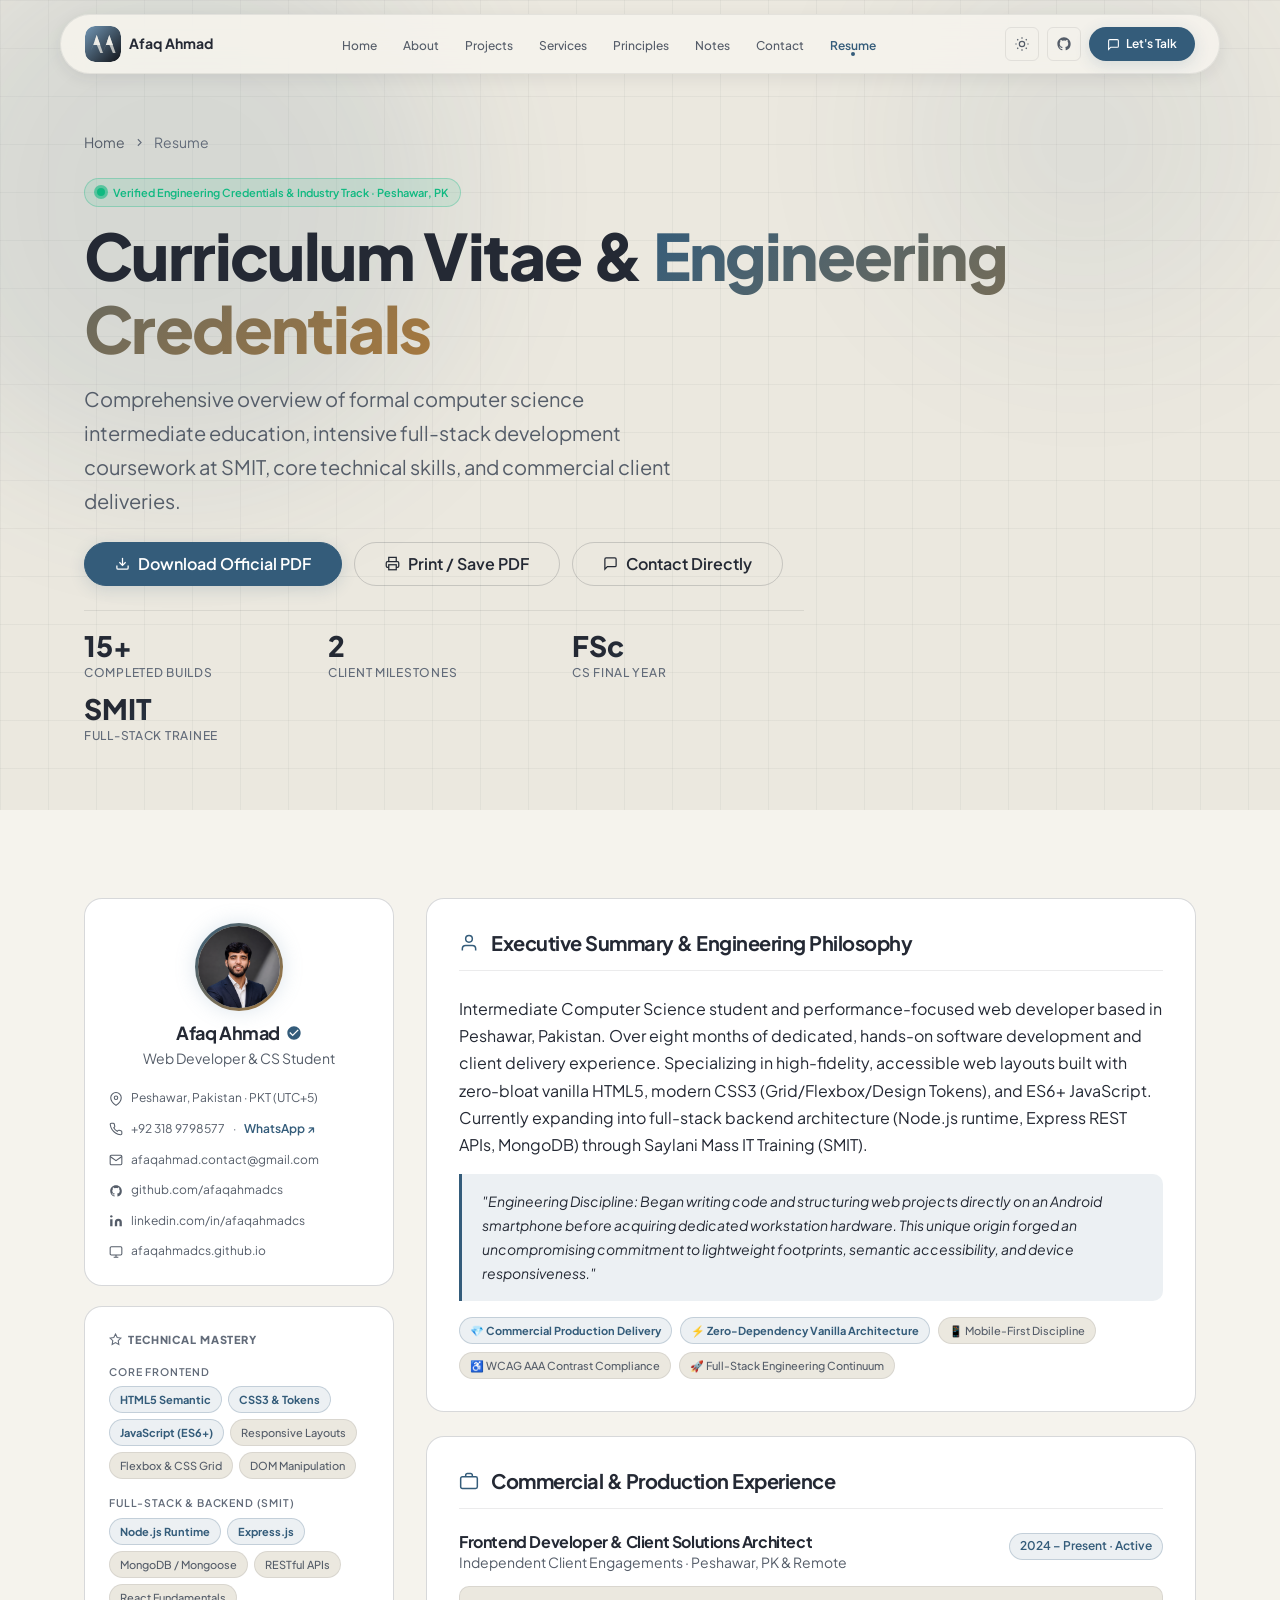
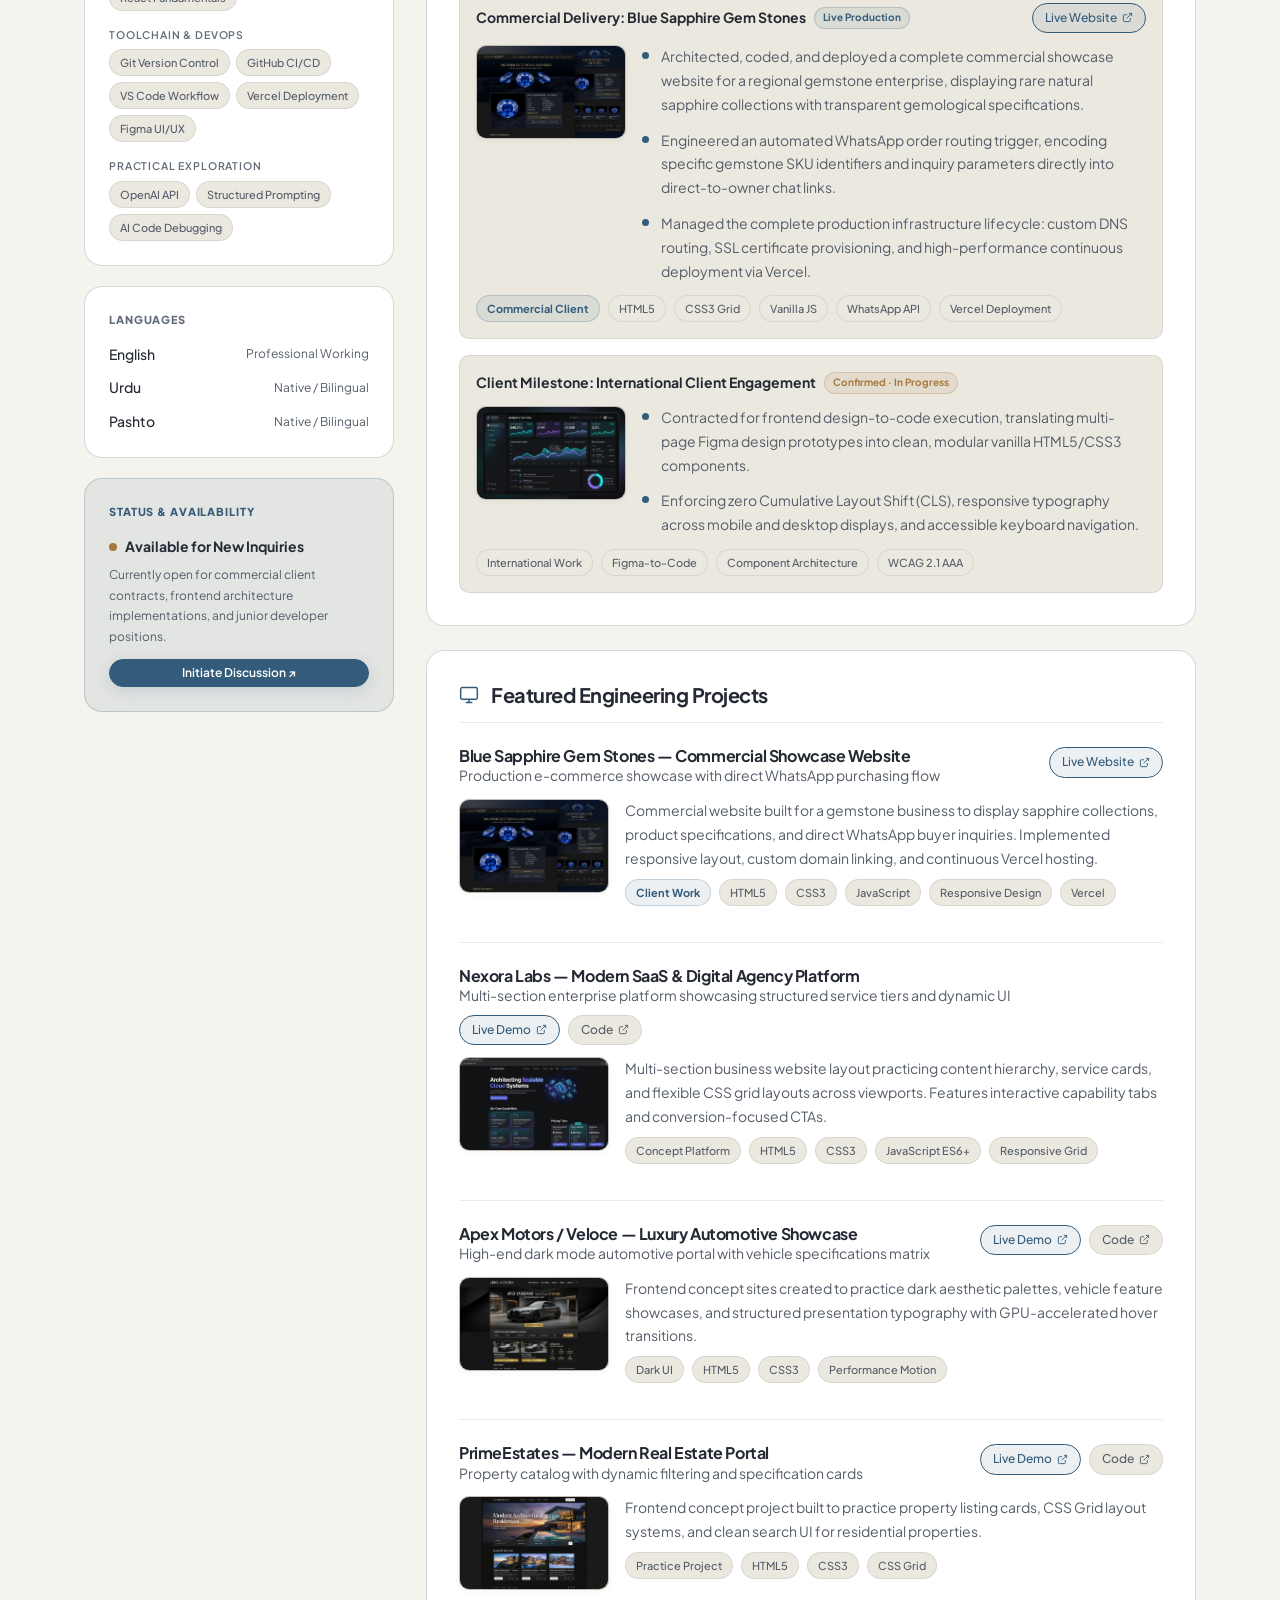
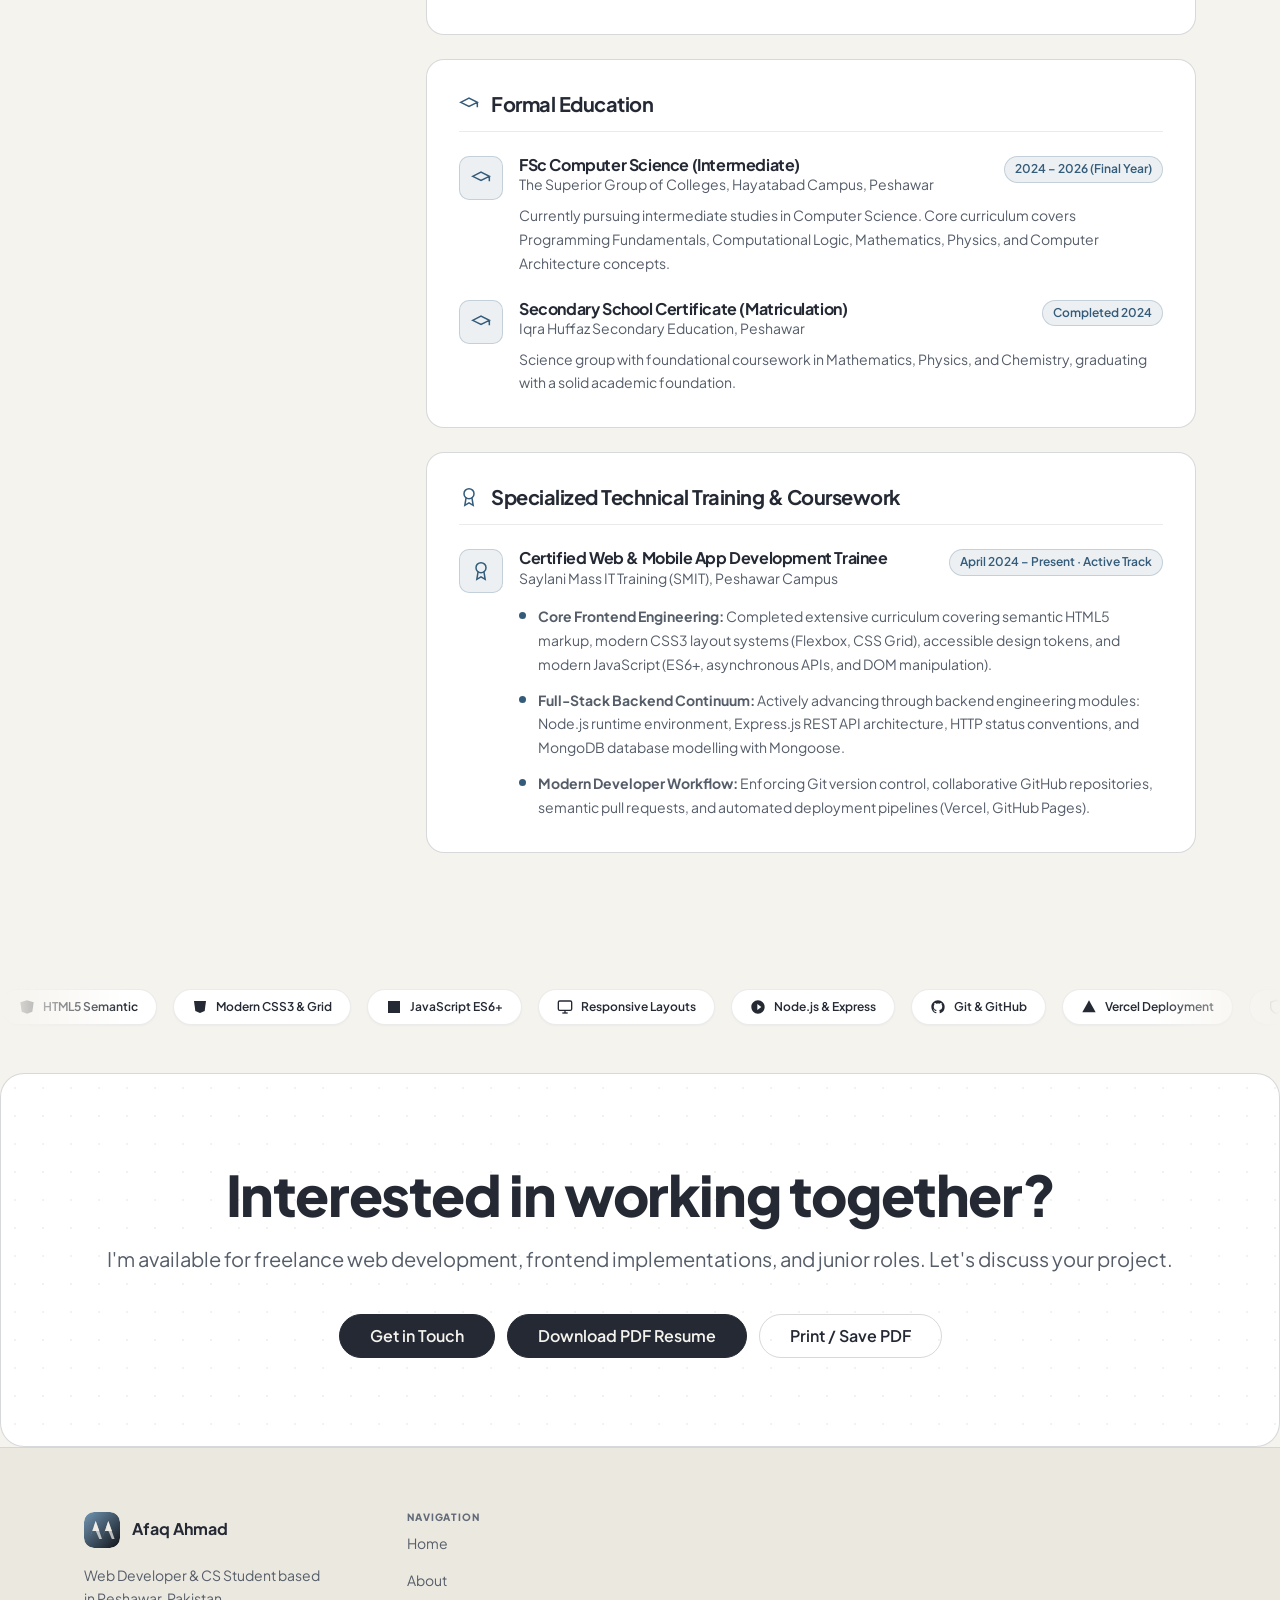
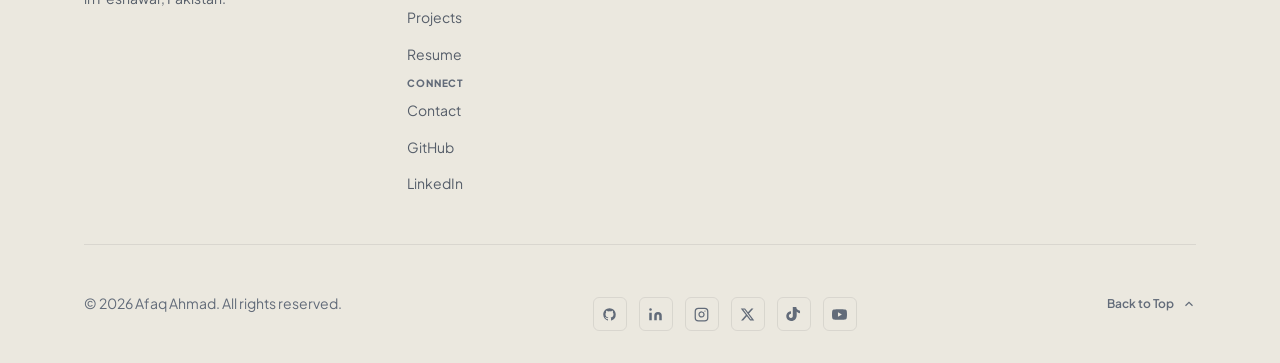
<file: resume.html>
<!DOCTYPE html>
<html lang="en">
<head>
<meta charset="UTF-8"/><meta name="viewport" content="width=device-width,initial-scale=1.0"/>
<title>Resume — Afaq Ahmad | Web Developer &amp; CS Student</title>
<meta name="description" content="Résumé of Afaq Ahmad — Web Developer &amp; Computer Science Student in Peshawar, Pakistan. Technical skills, education, coursework at SMIT, and projects."/>
<link rel="canonical" href="https://afaqahmadcs.github.io/AFAQ-Portfolio-Website/resume.html"/>
<meta property="og:type" content="profile"/>
<meta property="og:title" content="Resume — Afaq Ahmad | Web Developer &amp; CS Student"/>
<meta property="og:description" content="Résumé of Afaq Ahmad — Web Developer &amp; Computer Science Student in Peshawar, Pakistan. Technical skills, education, coursework at SMIT, and projects."/>
<meta property="og:url" content="https://afaqahmadcs.github.io/AFAQ-Portfolio-Website/resume.html"/>
<meta property="og:image" content="https://afaqahmadcs.github.io/AFAQ-Portfolio-Website/assets/images/Frot%20page.png"/>
<meta name="twitter:card" content="summary_large_image"/>
<meta name="twitter:title" content="Resume — Afaq Ahmad | Web Developer &amp; CS Student"/>
<meta name="twitter:description" content="Résumé of Afaq Ahmad — Web Developer &amp; Computer Science Student in Peshawar, Pakistan. Technical skills, education, coursework at SMIT, and projects."/>
<meta name="twitter:image" content="https://afaqahmadcs.github.io/AFAQ-Portfolio-Website/assets/images/Frot%20page.png"/>
<link rel="icon" type="image/svg+xml" href="assets/favicon.svg"/>
<link rel="preconnect" href="https://fonts.googleapis.com"/><link rel="preconnect" href="https://fonts.gstatic.com" crossorigin/>
<link rel="stylesheet" href="https://fonts.googleapis.com/css2?family=Plus+Jakarta+Sans:wght@400;500;600;700;800&family=JetBrains+Mono:wght@400;500&display=swap"/>
<script>
  (function(){
    try {
      var s = localStorage.getItem('aa-theme');
      var t = s || (window.matchMedia('(prefers-color-scheme: dark)').matches ? 'dark' : 'light');
      document.documentElement.setAttribute('data-theme', t);
    } catch(e) {}
  })();
</script>
<link rel="stylesheet" href="css/tokens.css?v=20261025_1"/><link rel="stylesheet" href="css/main.css?v=20261025_1"/><link rel="stylesheet" href="css/animations.css?v=20261025_1"/>
</head>
<body>
<div id="scroll-progress"></div>
<header role="banner">
<nav id="navbar" aria-label="Main navigation">
  <a href="index.html" class="nav-logo"><svg class="nav-logo-mark" viewBox="0 0 40 40" fill="none" xmlns="http://www.w3.org/2000/svg" aria-hidden="true"><defs><linearGradient id="nlg" x1="0" y1="0" x2="40" y2="40" gradientUnits="userSpaceOnUse"><stop stop-color="#7297B5"/><stop offset="1" stop-color="#111318"/></linearGradient></defs><rect width="40" height="40" rx="11" fill="url(#nlg)"/><path d="M6 30 L13 10 L17 21 L9 21 Z" fill="#F2F0E9" opacity="0.95"/><path d="M13 10 L20 30 L17 30 L11 16 Z" fill="#F2F0E9" opacity="0.72"/><path d="M20 30 L27 10 L31 21 L23 21 Z" fill="#F2F0E9" opacity="0.95"/><path d="M27 10 L34 30 L31 30 L25 16 Z" fill="#F2F0E9" opacity="0.72"/></svg><span class="nav-logo-name">Afaq Ahmad</span></a>
  <ul class="nav-links"><li><a href="index.html">Home</a></li><li><a href="about.html">About</a></li><li><a href="projects.html">Projects</a></li><li><a href="index.html#services">Services</a></li><li><a href="index.html#principles">Principles</a></li><li><a href="index.html#notes">Notes</a></li><li><a href="contact.html">Contact</a></li><li><a href="resume.html" class="active" aria-current="page">Resume</a></li></ul>
  <div class="nav-actions">
    <button class="nav-icon" id="theme-btn" type="button" aria-label="Toggle theme" aria-pressed="false"><svg id="ic-sun" viewBox="0 0 24 24" fill="none" stroke="currentColor" stroke-width="1.8" aria-hidden="true"><circle cx="12" cy="12" r="4"/><path d="M12 2v2M12 20v2M4.93 4.93l1.41 1.41M17.66 17.66l1.41 1.41M2 12h2M20 12h2M6.34 17.66l-1.41 1.41M19.07 4.93l-1.41 1.41"/></svg><svg id="ic-moon" style="display:none" viewBox="0 0 24 24" fill="none" stroke="currentColor" stroke-width="1.8" aria-hidden="true"><path d="M21 12.79A9 9 0 1111.21 3 7 7 0 0021 12.79z"/></svg></button>
    <a href="https://github.com/afaqahmadcs" target="_blank" rel="noopener" class="nav-icon" aria-label="GitHub"><svg viewBox="0 0 24 24" fill="currentColor" width="17" height="17"><path d="M12 2C6.477 2 2 6.484 2 12.017c0 4.425 2.865 8.18 6.839 9.504.5.092.682-.217.682-.483 0-.237-.008-.868-.013-1.703-2.782.605-3.369-1.343-3.369-1.343-.454-1.158-1.11-1.466-1.11-1.466-.908-.62.069-.608.069-.608 1.003.07 1.531 1.032 1.531 1.032.892 1.53 2.341 1.088 2.91.832.092-.647.35-1.088.636-1.338-2.22-.253-4.555-1.113-4.555-4.951 0-1.093.39-1.988 1.029-2.688-.103-.253-.446-1.272.098-2.65 0 0 .84-.27 2.75 1.026A9.564 9.564 0 0112 6.844c.85.004 1.705.115 2.504.337 1.909-1.296 2.747-1.027 2.747-1.027.546 1.379.202 2.398.1 2.651.64.7 1.028 1.595 1.028 2.688 0 3.848-2.339 4.695-4.566 4.943.359.309.678.92.678 1.855 0 1.338-.012 2.419-.012 2.747 0 .268.18.58.688.482A10.019 10.019 0 0022 12.017C22 6.484 17.522 2 12 2z"/></svg></a>
    <a href="contact.html" class="nav-cta"><svg viewBox="0 0 24 24" fill="none" stroke="currentColor" stroke-width="2" width="13" height="13"><path d="M21 15a2 2 0 01-2 2H7l-4 4V5a2 2 0 012-2h14a2 2 0 012 2z"/></svg>Let's Talk</a>
    <button class="nav-burger" id="burger" aria-label="Open menu" aria-expanded="false"><span></span><span></span><span></span></button>
  </div>
</nav>
</header>
<div id="mmenu" role="dialog" aria-modal="true" aria-label="Navigation" aria-hidden="true"><div class="mm-head"><a href="index.html" class="nav-logo"><svg class="nav-logo-mark" viewBox="0 0 40 40" fill="none" xmlns="http://www.w3.org/2000/svg" aria-hidden="true"><defs><linearGradient id="mmlg" x1="0" y1="0" x2="40" y2="40" gradientUnits="userSpaceOnUse"><stop stop-color="#7297B5"/><stop offset="1" stop-color="#111318"/></linearGradient></defs><rect width="40" height="40" rx="11" fill="url(#mmlg)"/><path d="M6 30 L13 10 L17 21 L9 21 Z" fill="#F2F0E9" opacity="0.95"/><path d="M13 10 L20 30 L17 30 L11 16 Z" fill="#F2F0E9" opacity="0.72"/><path d="M20 30 L27 10 L31 21 L23 21 Z" fill="#F2F0E9" opacity="0.95"/><path d="M27 10 L34 30 L31 30 L25 16 Z" fill="#F2F0E9" opacity="0.72"/></svg><span class="nav-logo-name">Afaq Ahmad</span></a><button class="mm-close" id="mm-close" aria-label="Close"><svg width="20" height="20" viewBox="0 0 24 24" fill="none" stroke="currentColor" stroke-width="2"><line x1="18" y1="6" x2="6" y2="18"/><line x1="6" y1="6" x2="18" y2="18"/></svg></button></div><nav class="mm-links"><a href="index.html">Home</a><a href="about.html">About</a><a href="projects.html">Projects</a><a href="index.html#services">Services</a><a href="index.html#principles">Principles</a><a href="index.html#notes">Notes</a><a href="contact.html">Contact</a><a href="resume.html" class="active">Resume</a></nav><div class="mm-foot"><a href="contact.html" class="btn btn--primary btn--sm">Let's Talk</a></div></div>
<main id="main">
<div class="page-hd">
  <div class="page-hd-bg" aria-hidden="true">
    <div class="hero-blob hero-blob--1" aria-hidden="true"></div>
    <div class="hero-blob hero-blob--2" aria-hidden="true"></div>
  </div>
  <div class="container page-hd-in">
    <nav class="breadcrumb" aria-label="Breadcrumb">
      <a href="index.html">Home</a>
      <svg viewBox="0 0 24 24" fill="none" stroke="currentColor" stroke-width="2" width="13" height="13"><polyline points="9 18 15 12 9 6"/></svg>
      <span>Resume</span>
    </nav>
    <div class="beacon-badge" style="margin-bottom:var(--s3);">
      <span class="beacon-dot"></span>
      <span>Verified Engineering Credentials &amp; Industry Track · Peshawar, PK</span>
    </div>
    <h1 class="page-hd-title reveal up">Curriculum Vitae &amp; <span class="grad-txt">Engineering Credentials</span></h1>
    <p class="page-hd-sub reveal up" style="--delay:.1s">Comprehensive overview of formal computer science intermediate education, intensive full-stack development coursework at SMIT, core technical skills, and commercial client deliveries.</p>
    
    <!-- Action Strip -->
    <div class="res-action-strip reveal up" style="--delay:.15s">
      <a href="assets/resume.pdf" class="btn btn--primary btn--lg" download aria-label="Download PDF resume">
        <svg viewBox="0 0 24 24" fill="none" stroke="currentColor" stroke-width="2" width="16" height="16"><path d="M21 15v4a2 2 0 01-2 2H5a2 2 0 01-2-2v-4"/><polyline points="7 10 12 15 17 10"/><line x1="12" y1="15" x2="12" y2="3"/></svg>
        Download Official PDF
      </a>
      <button type="button" class="btn btn--secondary btn--lg" onclick="window.print()" aria-label="Print or save as PDF">
        <svg viewBox="0 0 24 24" fill="none" stroke="currentColor" stroke-width="2" width="16" height="16"><polyline points="6 9 6 2 18 2 18 9"/><path d="M6 18H4a2 2 0 01-2-2v-5a2 2 0 012-2h16a2 2 0 012 2v5a2 2 0 01-2 2h-2"/><rect x="6" y="14" width="12" height="8"/></svg>
        Print / Save PDF
      </button>
      <a href="contact.html" class="btn btn--outline btn--lg" style="border-color:var(--bd2)">
        <svg viewBox="0 0 24 24" fill="none" stroke="currentColor" stroke-width="2" width="16" height="16"><path d="M21 15a2 2 0 01-2 2H7l-4 4V5a2 2 0 012-2h14a2 2 0 012 2z"/></svg>
        Contact Directly
      </a>
    </div>

    <!-- Quick Metrics -->
    <div class="hero-metrics-grid" style="max-width:720px;margin-top:var(--s6);padding-top:var(--s5);border-top:1px solid var(--bd);">
      <div class="metric-item">
        <span class="metric-num">15+</span>
        <span class="metric-label">Completed Builds</span>
      </div>
      <div class="metric-item">
        <span class="metric-num">2</span>
        <span class="metric-label">Client Milestones</span>
      </div>
      <div class="metric-item">
        <span class="metric-num">FSc</span>
        <span class="metric-label">CS Final Year</span>
      </div>
      <div class="metric-item">
        <span class="metric-num">SMIT</span>
        <span class="metric-label">Full-Stack Trainee</span>
      </div>
    </div>
  </div>
</div>

<section class="section" aria-labelledby="res-h">
<div class="container">
<h2 class="sr-only" id="res-h">Resume Content</h2>
<div class="res-layout">
<!-- SIDEBAR -->
<aside class="res-sidebar reveal up">
  <!-- Profile Dossier -->
  <div class="res-box">
    <div style="text-align:center;margin-bottom:var(--s5)">
      <div class="res-avatar-wrap">
        <img
          class="res-avatar-img"
          src="./assets/images/ChatGPT Image Jul 26, 2026, 12_14_45 PM.png"
          alt="Afaq Ahmad — Web Developer &amp; CS Student"
          width="88"
          height="88"
          loading="lazy"
          decoding="async"
        >
      </div>

      <div style="display:flex;align-items:center;justify-content:center;gap:6px">
        <h2 style="font-size:var(--lg);font-weight:var(--wb);color:var(--fg)">
          Afaq Ahmad
        </h2>
        <svg viewBox="0 0 24 24" fill="var(--brand)" width="16" height="16" title="Verified Candidate"><path d="M12 2C6.48 2 2 6.48 2 12s4.48 10 10 10 10-4.48 10-10S17.52 2 12 2zm-2 15l-5-5 1.41-1.41L10 14.17l7.59-7.59L19 8l-9 9z"/></svg>
      </div>

      <p style="font-size:var(--sm);color:var(--fg2);margin-top:4px">
        Web Developer &amp; CS Student
      </p>
    </div>

    <div style="display:flex;flex-direction:column;gap:var(--s3)">
      <div style="display:flex;align-items:center;gap:var(--s2);font-size:var(--xs);color:var(--fg2)">
        <svg viewBox="0 0 24 24" fill="none" stroke="currentColor" stroke-width="1.8" width="14" height="14">
          <path d="M21 10c0 7-9 13-9 13s-9-6-9-13a9 9 0 0118 0z"/>
          <circle cx="12" cy="10" r="3"/>
        </svg>
        Peshawar, Pakistan · PKT (UTC+5)
      </div>
      <div style="display:flex;align-items:center;gap:var(--s2);font-size:var(--xs);color:var(--fg2)">
        <svg viewBox="0 0 24 24" fill="none" stroke="currentColor" stroke-width="1.8" width="14" height="14">
          <path d="M22 16.92v3a2 2 0 01-2.18 2 19.79 19.79 0 01-8.63-3.07 19.5 19.5 0 01-6-6 19.79 19.79 0 01-3.07-8.67A2 2 0 014.11 2h3a2 2 0 012 1.72 12.84 12.84 0 00.7 2.81 2 2 0 01-.45 2.11L8.09 9.91a16 16 0 006 6l1.27-1.27a2 2 0 012.11-.45 12.84 12.84 0 002.81.7A2 2 0 0122 16.92z"/>
        </svg>
        <a href="tel:+923189798577" style="color:inherit;text-decoration:none;">+92 318 9798577</a>
        <span style="color:var(--fg3)">&middot;</span>
        <a href="https://wa.me/923189798577" target="_blank" rel="noopener" style="color:var(--brand);text-decoration:none;font-weight:var(--ws)">WhatsApp ↗</a>
      </div>
      <div style="display:flex;align-items:center;gap:var(--s2);font-size:var(--xs);color:var(--fg2)">
        <svg viewBox="0 0 24 24" fill="none" stroke="currentColor" stroke-width="1.8" width="14" height="14">
          <path d="M4 4h16c1.1 0 2 .9 2 2v12c0 1.1-.9 2-2 2H4c-1.1 0-2-.9-2-2V6c0-1.1.9-2 2-2z"/>
          <polyline points="22,6 12,13 2,6"/>
        </svg>
        <a href="mailto:afaqahmad.contact@gmail.com" style="color:inherit;text-decoration:none;word-break:break-all;">
          afaqahmad.contact@gmail.com
        </a>
      </div>
      <a href="https://github.com/afaqahmadcs" target="_blank" rel="noopener" style="display:flex;align-items:center;gap:var(--s2);font-size:var(--xs);color:var(--fg2);text-decoration:none;">
        <svg viewBox="0 0 24 24" fill="currentColor" width="14" height="14"><path d="M12 2C6.477 2 2 6.484 2 12.017c0 4.425 2.865 8.18 6.839 9.504.5.092.682-.217.682-.483 0-.237-.008-.868-.013-1.703-2.782.605-3.369-1.343-3.369-1.343-.454-1.158-1.11-1.466-1.11-1.466-.908-.62.069-.608.069-.608 1.003.07 1.531 1.032 1.531 1.032.892 1.53 2.341 1.088 2.91.832.092-.647.35-1.088.636-1.338-2.22-.253-4.555-1.113-4.555-4.951 0-1.093.39-1.988 1.029-2.688-.103-.253-.446-1.272.098-2.65 0 0 .84-.27 2.75 1.026A9.564 9.564 0 0112 6.844c.85.004 1.705.115 2.504.337 1.909-1.296 2.747-1.027 2.747-1.027.546 1.379.202 2.398.1 2.651.64.7 1.028 1.595 1.028 2.688 0 3.848-2.339 4.695-4.566 4.943.359.309.678.92.678 1.855 0 1.338-.012 2.419-.012 2.747 0 .268.18.58.688.482A10.019 10.019 0 0022 12.017C22 6.484 17.522 2 12 2z"/></svg>
        github.com/afaqahmadcs
      </a>
      <a href="https://www.linkedin.com/in/afaqahmadcs/" target="_blank" rel="noopener" style="display:flex;align-items:center;gap:var(--s2);font-size:var(--xs);color:var(--fg2);text-decoration:none;">
        <svg viewBox="0 0 24 24" fill="currentColor" width="14" height="14"><path d="M16 8a6 6 0 016 6v7h-4v-7a2 2 0 00-2-2 2 2 0 00-2 2v7h-4v-7a6 6 0 016-6zM2 9h4v12H2z"/><circle cx="4" cy="4" r="2"/></svg>
        linkedin.com/in/afaqahmadcs
      </a>
      <a href="index.html" style="display:flex;align-items:center;gap:var(--s2);font-size:var(--xs);color:var(--fg2);text-decoration:none;">
        <svg viewBox="0 0 24 24" fill="none" stroke="currentColor" stroke-width="1.8" width="14" height="14"><rect x="2" y="3" width="20" height="14" rx="2"/><path d="M8 21h8M12 17v4"/></svg>
        afaqahmadcs.github.io
      </a>
    </div>
  </div>

  <!-- Technical Mastery Matrix -->
  <div class="res-box">
    <div class="res-box-title">
      <svg viewBox="0 0 24 24" fill="none" stroke="currentColor" stroke-width="2" width="13" height="13"><polygon points="12 2 15.09 8.26 22 9.27 17 14.14 18.18 21.02 12 17.77 5.82 21.02 7 14.14 2 9.27 8.91 8.26 12 2"/></svg>
      Technical Mastery
    </div>
    <div style="display:flex;flex-direction:column;gap:var(--s4)">
      <div>
        <div style="font-size:10.5px;color:var(--fg3);text-transform:uppercase;letter-spacing:.08em;margin-bottom:6px;font-weight:600">Core Frontend</div>
        <div style="display:flex;flex-wrap:wrap;gap:6px">
          <span class="luxury-tag featured">HTML5 Semantic</span>
          <span class="luxury-tag featured">CSS3 &amp; Tokens</span>
          <span class="luxury-tag featured">JavaScript (ES6+)</span>
          <span class="luxury-tag">Responsive Layouts</span>
          <span class="luxury-tag">Flexbox &amp; CSS Grid</span>
          <span class="luxury-tag">DOM Manipulation</span>
        </div>
      </div>
      <div>
        <div style="font-size:10.5px;color:var(--fg3);text-transform:uppercase;letter-spacing:.08em;margin-bottom:6px;font-weight:600">Full-Stack &amp; Backend (SMIT)</div>
        <div style="display:flex;flex-wrap:wrap;gap:6px">
          <span class="luxury-tag featured">Node.js Runtime</span>
          <span class="luxury-tag featured">Express.js</span>
          <span class="luxury-tag">MongoDB / Mongoose</span>
          <span class="luxury-tag">RESTful APIs</span>
          <span class="luxury-tag">React Fundamentals</span>
        </div>
      </div>
      <div>
        <div style="font-size:10.5px;color:var(--fg3);text-transform:uppercase;letter-spacing:.08em;margin-bottom:6px;font-weight:600">Toolchain &amp; DevOps</div>
        <div style="display:flex;flex-wrap:wrap;gap:6px">
          <span class="luxury-tag">Git Version Control</span>
          <span class="luxury-tag">GitHub CI/CD</span>
          <span class="luxury-tag">VS Code Workflow</span>
          <span class="luxury-tag">Vercel Deployment</span>
          <span class="luxury-tag">Figma UI/UX</span>
        </div>
      </div>
      <div>
        <div style="font-size:10.5px;color:var(--fg3);text-transform:uppercase;letter-spacing:.08em;margin-bottom:6px;font-weight:600">Practical Exploration</div>
        <div style="display:flex;flex-wrap:wrap;gap:6px">
          <span class="luxury-tag">OpenAI API</span>
          <span class="luxury-tag">Structured Prompting</span>
          <span class="luxury-tag">AI Code Debugging</span>
        </div>
      </div>
    </div>
  </div>

  <!-- Languages -->
  <div class="res-box">
    <div class="res-box-title">Languages</div>
    <div style="display:flex;flex-direction:column;gap:var(--s3)">
      <div style="display:flex;justify-content:space-between;align-items:center">
        <span style="font-size:var(--sm);color:var(--fg);font-weight:var(--wm)">English</span>
        <span style="font-size:var(--xs);color:var(--fg2)">Professional Working</span>
      </div>
      <div style="display:flex;justify-content:space-between;align-items:center">
        <span style="font-size:var(--sm);color:var(--fg);font-weight:var(--wm)">Urdu</span>
        <span style="font-size:var(--xs);color:var(--fg2)">Native / Bilingual</span>
      </div>
      <div style="display:flex;justify-content:space-between;align-items:center">
        <span style="font-size:var(--sm);color:var(--fg);font-weight:var(--wm)">Pashto</span>
        <span style="font-size:var(--xs);color:var(--fg2)">Native / Bilingual</span>
      </div>
    </div>
  </div>

  <!-- Availability Dossier -->
  <div class="res-box" style="background:var(--brandbg);border:1px solid var(--brand-border)">
    <div class="res-box-title" style="color:var(--brand)">Status &amp; Availability</div>
    <div style="display:flex;align-items:center;gap:var(--s2);margin-bottom:var(--s2)">
      <span style="width:8px;height:8px;background:var(--acc);border-radius:50%;flex-shrink:0;animation:sdot 2s ease-in-out infinite"></span>
      <span style="font-size:var(--sm);font-weight:var(--wb);color:var(--fg)">Available for New Inquiries</span>
    </div>
    <p style="font-size:var(--xs);color:var(--fg2);line-height:var(--lhr);margin-bottom:var(--s3)">Currently open for commercial client contracts, frontend architecture implementations, and junior developer positions.</p>
    <a href="contact.html" class="btn btn--primary btn--sm" style="width:100%;justify-content:center">Initiate Discussion ↗</a>
  </div>
</aside>

  <!-- MAIN CONTENT -->
  <div class="res-main reveal up" style="--delay:.1s">

    <!-- 01. Profile & Executive Engineering Philosophy -->
    <div class="res-sec">
      <h3 class="res-sec-title">
        <svg viewBox="0 0 24 24" fill="none" stroke="currentColor" stroke-width="1.8" width="18" height="18"><path d="M20 21v-2a4 4 0 00-4-4H8a4 4 0 00-4 4v2"/><circle cx="12" cy="7" r="4"/></svg>
        Executive Summary &amp; Engineering Philosophy
      </h3>
      <p style="color:var(--fg);line-height:var(--lhr);font-size:var(--base);margin-bottom:var(--s3)">Intermediate Computer Science student and performance-focused web developer based in Peshawar, Pakistan. Over eight months of dedicated, hands-on software development and client delivery experience. Specializing in high-fidelity, accessible web layouts built with zero-bloat vanilla HTML5, modern CSS3 (Grid/Flexbox/Design Tokens), and ES6+ JavaScript. Currently expanding into full-stack backend architecture (Node.js runtime, Express REST APIs, MongoDB) through Saylani Mass IT Training (SMIT).</p>
      
      <div class="res-callout">
        "Engineering Discipline: Began writing code and structuring web projects directly on an Android smartphone before acquiring dedicated workstation hardware. This unique origin forged an uncompromising commitment to lightweight footprints, semantic accessibility, and device responsiveness."
      </div>

      <div style="display:flex;flex-wrap:wrap;gap:var(--s2);margin-top:var(--s4)">
        <span class="luxury-tag featured">💎 Commercial Production Delivery</span>
        <span class="luxury-tag featured">⚡ Zero-Dependency Vanilla Architecture</span>
        <span class="luxury-tag">📱 Mobile-First Discipline</span>
        <span class="luxury-tag">♿ WCAG AAA Contrast Compliance</span>
        <span class="luxury-tag">🚀 Full-Stack Engineering Continuum</span>
      </div>
    </div>

    <!-- 02. Work & Production Experience -->
    <div class="res-sec">
      <h3 class="res-sec-title">
        <svg viewBox="0 0 24 24" fill="none" stroke="currentColor" stroke-width="1.8" width="18" height="18"><rect x="2" y="7" width="20" height="14" rx="2"/><path d="M16 7V5a2 2 0 00-2-2h-4a2 2 0 00-2 2v2"/></svg>
        Commercial &amp; Production Experience
      </h3>
      <div style="display:flex;flex-direction:column;gap:var(--s6)">
        
        <!-- Experience 1: Freelance Web Developer -->
        <div class="res-card-item">
          <div class="res-item-header">
            <div>
              <h4 class="res-item-title">Frontend Developer &amp; Client Solutions Architect</h4>
              <p class="res-item-sub">Independent Client Engagements &middot; Peshawar, PK &amp; Remote</p>
            </div>
            <span class="res-item-badge">2024 – Present &middot; Active</span>
          </div>

          <!-- Project Highlight within Experience: Blue Sapphire -->
          <div style="margin-top:var(--s3);padding:var(--s4);background:var(--bg2);border:1px solid var(--bd);border-radius:var(--rmd)">
            <div style="display:flex;justify-content:space-between;align-items:center;flex-wrap:wrap;gap:var(--s2);margin-bottom:var(--s2)">
              <div style="display:flex;align-items:center;gap:var(--s2)">
                <span style="font-size:var(--sm);font-weight:var(--wb);color:var(--fg)">Commercial Delivery: Blue Sapphire Gem Stones</span>
                <span class="luxury-tag featured" style="font-size:10px;padding:2px 8px">Live Production</span>
              </div>
              <a href="https://www.bluesapphiregemstones.com/" target="_blank" rel="noopener noreferrer" class="res-link-btn primary">
                Live Website <svg viewBox="0 0 24 24" fill="none" stroke="currentColor" stroke-width="2" width="11" height="11"><path d="M18 13v6a2 2 0 01-2 2H5a2 2 0 01-2-2V8a2 2 0 012-2h6"/><polyline points="15 3 21 3 21 9"/><line x1="10" y1="14" x2="21" y2="3"/></svg>
              </a>
            </div>

            <div class="res-proj-split">
              <a href="https://www.bluesapphiregemstones.com/" target="_blank" rel="noopener noreferrer" class="res-proj-thumb-link" aria-label="Visit Blue Sapphire Gem Stones website">
                <img class="res-proj-thumb-img" src="./assets/images/case-blue-sapphire.jpg" alt="Blue Sapphire Gem Stones Showcase" loading="lazy">
              </a>
              <div>
                <ul class="res-bullets">
                  <li class="res-bullet">
                    <span class="res-bullet-dot"></span>
                    <span>Architected, coded, and deployed a complete commercial showcase website for a regional gemstone enterprise, displaying rare natural sapphire collections with transparent gemological specifications.</span>
                  </li>
                  <li class="res-bullet">
                    <span class="res-bullet-dot"></span>
                    <span>Engineered an automated WhatsApp order routing trigger, encoding specific gemstone SKU identifiers and inquiry parameters directly into direct-to-owner chat links.</span>
                  </li>
                  <li class="res-bullet">
                    <span class="res-bullet-dot"></span>
                    <span>Managed the complete production infrastructure lifecycle: custom DNS routing, SSL certificate provisioning, and high-performance continuous deployment via Vercel.</span>
                  </li>
                </ul>
              </div>
            </div>

            <div style="display:flex;flex-wrap:wrap;gap:var(--s2);margin-top:var(--s3)">
              <span class="luxury-tag featured">Commercial Client</span>
              <span class="luxury-tag">HTML5</span>
              <span class="luxury-tag">CSS3 Grid</span>
              <span class="luxury-tag">Vanilla JS</span>
              <span class="luxury-tag">WhatsApp API</span>
              <span class="luxury-tag">Vercel Deployment</span>
            </div>
          </div>

          <!-- Project Highlight 2: International Client Engagement -->
          <div style="margin-top:var(--s4);padding:var(--s4);background:var(--bg2);border:1px solid var(--bd);border-radius:var(--rmd)">
            <div style="display:flex;justify-content:space-between;align-items:center;flex-wrap:wrap;gap:var(--s2);margin-bottom:var(--s2)">
              <div style="display:flex;align-items:center;gap:var(--s2)">
                <span style="font-size:var(--sm);font-weight:var(--wb);color:var(--fg)">Client Milestone: International Client Engagement</span>
                <span class="luxury-tag featured" style="font-size:10px;padding:2px 8px;background:var(--accbg);color:var(--acc);border-color:var(--acc-border)">Confirmed &middot; In Progress</span>
              </div>
            </div>

            <div class="res-proj-split">
              <div class="res-proj-thumb-link" style="cursor:default">
                <img class="res-proj-thumb-img" src="./assets/images/case-international.jpg" alt="International Client Engagement Mockup" loading="lazy">
              </div>
              <div>
                <ul class="res-bullets">
                  <li class="res-bullet">
                    <span class="res-bullet-dot"></span>
                    <span>Contracted for frontend design-to-code execution, translating multi-page Figma design prototypes into clean, modular vanilla HTML5/CSS3 components.</span>
                  </li>
                  <li class="res-bullet">
                    <span class="res-bullet-dot"></span>
                    <span>Enforcing zero Cumulative Layout Shift (CLS), responsive typography across mobile and desktop displays, and accessible keyboard navigation.</span>
                  </li>
                </ul>
              </div>
            </div>

            <div style="display:flex;flex-wrap:wrap;gap:var(--s2);margin-top:var(--s3)">
              <span class="luxury-tag">International Work</span>
              <span class="luxury-tag">Figma-to-Code</span>
              <span class="luxury-tag">Component Architecture</span>
              <span class="luxury-tag">WCAG 2.1 AAA</span>
            </div>
          </div>

        </div>

      </div>
    </div>

    <!-- 03. Key Projects Portfolio -->
    <div class="res-sec">
      <h3 class="res-sec-title">
        <svg viewBox="0 0 24 24" fill="none" stroke="currentColor" stroke-width="1.8" width="18" height="18"><rect x="2" y="3" width="20" height="14" rx="2"/><path d="M8 21h8M12 17v4"/></svg>
        Featured Engineering Projects
      </h3>
      <div style="display:flex;flex-direction:column;gap:var(--s6)">

        <!-- Project 1: Blue Sapphire -->
        <div class="res-card-item">
          <div class="res-item-header">
            <div>
              <h4 class="res-item-title">Blue Sapphire Gem Stones — Commercial Showcase Website</h4>
              <p class="res-item-sub">Production e-commerce showcase with direct WhatsApp purchasing flow</p>
            </div>
            <div style="display:flex;gap:var(--s2)">
              <a href="https://www.bluesapphiregemstones.com/" target="_blank" rel="noopener noreferrer" class="res-link-btn primary">Live Website <svg viewBox="0 0 24 24" fill="none" stroke="currentColor" stroke-width="2" width="11" height="11"><path d="M18 13v6a2 2 0 01-2 2H5a2 2 0 01-2-2V8a2 2 0 012-2h6"/><polyline points="15 3 21 3 21 9"/><line x1="10" y1="14" x2="21" y2="3"/></svg></a>
            </div>
          </div>

          <div class="res-proj-split">
            <a href="https://www.bluesapphiregemstones.com/" target="_blank" rel="noopener noreferrer" class="res-proj-thumb-link" aria-label="Visit Blue Sapphire Gem Stones">
              <img class="res-proj-thumb-img" src="./assets/images/case-blue-sapphire.jpg" alt="Blue Sapphire Gem Stones Showcase" loading="lazy">
            </a>
            <div>
              <p style="font-size:var(--sm);color:var(--fg2);margin-bottom:var(--s2);line-height:var(--lhr)">Commercial website built for a gemstone business to display sapphire collections, product specifications, and direct WhatsApp buyer inquiries. Implemented responsive layout, custom domain linking, and continuous Vercel hosting.</p>
              <div style="display:flex;flex-wrap:wrap;gap:var(--s2)">
                <span class="luxury-tag featured">Client Work</span>
                <span class="luxury-tag">HTML5</span>
                <span class="luxury-tag">CSS3</span>
                <span class="luxury-tag">JavaScript</span>
                <span class="luxury-tag">Responsive Design</span>
                <span class="luxury-tag">Vercel</span>
              </div>
            </div>
          </div>
        </div>

        <!-- Project 2: Nexora Labs -->
        <div class="res-card-item">
          <div class="res-item-header">
            <div>
              <h4 class="res-item-title">Nexora Labs — Modern SaaS &amp; Digital Agency Platform</h4>
              <p class="res-item-sub">Multi-section enterprise platform showcasing structured service tiers and dynamic UI</p>
            </div>
            <div style="display:flex;gap:var(--s2)">
              <a href="https://afaqahmadcs.github.io/Business-Website/" target="_blank" rel="noopener noreferrer" class="res-link-btn primary">Live Demo <svg viewBox="0 0 24 24" fill="none" stroke="currentColor" stroke-width="2" width="11" height="11"><path d="M18 13v6a2 2 0 01-2 2H5a2 2 0 01-2-2V8a2 2 0 012-2h6"/><polyline points="15 3 21 3 21 9"/><line x1="10" y1="14" x2="21" y2="3"/></svg></a>
              <a href="https://github.com/afaqahmadcs/Business-Website" target="_blank" rel="noopener noreferrer" class="res-link-btn">Code <svg viewBox="0 0 24 24" fill="none" stroke="currentColor" stroke-width="2" width="11" height="11"><path d="M18 13v6a2 2 0 01-2 2H5a2 2 0 01-2-2V8a2 2 0 012-2h6"/><polyline points="15 3 21 3 21 9"/><line x1="10" y1="14" x2="21" y2="3"/></svg></a>
            </div>
          </div>

          <div class="res-proj-split">
            <a href="https://afaqahmadcs.github.io/Business-Website/" target="_blank" rel="noopener noreferrer" class="res-proj-thumb-link" aria-label="Visit Nexora Labs Demo">
              <img class="res-proj-thumb-img" src="./assets/images/case-nexora-labs.jpg" alt="Nexora Labs Platform Showcase" loading="lazy">
            </a>
            <div>
              <p style="font-size:var(--sm);color:var(--fg2);margin-bottom:var(--s2);line-height:var(--lhr)">Multi-section business website layout practicing content hierarchy, service cards, and flexible CSS grid layouts across viewports. Features interactive capability tabs and conversion-focused CTAs.</p>
              <div style="display:flex;flex-wrap:wrap;gap:var(--s2)">
                <span class="luxury-tag">Concept Platform</span>
                <span class="luxury-tag">HTML5</span>
                <span class="luxury-tag">CSS3</span>
                <span class="luxury-tag">JavaScript ES6+</span>
                <span class="luxury-tag">Responsive Grid</span>
              </div>
            </div>
          </div>
        </div>

        <!-- Project 3: Apex Motors / Veloce Luxury Automobiles -->
        <div class="res-card-item">
          <div class="res-item-header">
            <div>
              <h4 class="res-item-title">Apex Motors / Veloce — Luxury Automotive Showcase</h4>
              <p class="res-item-sub">High-end dark mode automotive portal with vehicle specifications matrix</p>
            </div>
            <div style="display:flex;gap:var(--s2)">
              <a href="https://afaqahmadcs.github.io/Luxury-Car-Business-Website/" target="_blank" rel="noopener noreferrer" class="res-link-btn primary">Live Demo <svg viewBox="0 0 24 24" fill="none" stroke="currentColor" stroke-width="2" width="11" height="11"><path d="M18 13v6a2 2 0 01-2 2H5a2 2 0 01-2-2V8a2 2 0 012-2h6"/><polyline points="15 3 21 3 21 9"/><line x1="10" y1="14" x2="21" y2="3"/></svg></a>
              <a href="https://github.com/afaqahmadcs/Luxury-Car-Business-Website" target="_blank" rel="noopener noreferrer" class="res-link-btn">Code <svg viewBox="0 0 24 24" fill="none" stroke="currentColor" stroke-width="2" width="11" height="11"><path d="M18 13v6a2 2 0 01-2 2H5a2 2 0 01-2-2V8a2 2 0 012-2h6"/><polyline points="15 3 21 3 21 9"/><line x1="10" y1="14" x2="21" y2="3"/></svg></a>
            </div>
          </div>

          <div class="res-proj-split">
            <a href="https://afaqahmadcs.github.io/Luxury-Car-Business-Website/" target="_blank" rel="noopener noreferrer" class="res-proj-thumb-link" aria-label="Visit Apex Motors Demo">
              <img class="res-proj-thumb-img" src="./assets/images/case-apex-motors.jpg" alt="Apex Motors Luxury Vehicle Showcase" loading="lazy">
            </a>
            <div>
              <p style="font-size:var(--sm);color:var(--fg2);margin-bottom:var(--s2);line-height:var(--lhr)">Frontend concept sites created to practice dark aesthetic palettes, vehicle feature showcases, and structured presentation typography with GPU-accelerated hover transitions.</p>
              <div style="display:flex;flex-wrap:wrap;gap:var(--s2)">
                <span class="luxury-tag">Dark UI</span>
                <span class="luxury-tag">HTML5</span>
                <span class="luxury-tag">CSS3</span>
                <span class="luxury-tag">Performance Motion</span>
              </div>
            </div>
          </div>
        </div>

        <!-- Project 4: PrimeEstates Showcase -->
        <div class="res-card-item">
          <div class="res-item-header">
            <div>
              <h4 class="res-item-title">PrimeEstates — Modern Real Estate Portal</h4>
              <p class="res-item-sub">Property catalog with dynamic filtering and specification cards</p>
            </div>
            <div style="display:flex;gap:var(--s2)">
              <a href="https://afaqahmadcs.github.io/AFAQ-AHMAD-REAL-ESTATE-/" target="_blank" rel="noopener noreferrer" class="res-link-btn primary">Live Demo <svg viewBox="0 0 24 24" fill="none" stroke="currentColor" stroke-width="2" width="11" height="11"><path d="M18 13v6a2 2 0 01-2 2H5a2 2 0 01-2-2V8a2 2 0 012-2h6"/><polyline points="15 3 21 3 21 9"/><line x1="10" y1="14" x2="21" y2="3"/></svg></a>
              <a href="https://github.com/afaqahmadcs/AFAQ-AHMAD-REAL-ESTATE-" target="_blank" rel="noopener noreferrer" class="res-link-btn">Code <svg viewBox="0 0 24 24" fill="none" stroke="currentColor" stroke-width="2" width="11" height="11"><path d="M18 13v6a2 2 0 01-2 2H5a2 2 0 01-2-2V8a2 2 0 012-2h6"/><polyline points="15 3 21 3 21 9"/><line x1="10" y1="14" x2="21" y2="3"/></svg></a>
            </div>
          </div>

          <div class="res-proj-split">
            <a href="https://afaqahmadcs.github.io/AFAQ-AHMAD-REAL-ESTATE-/" target="_blank" rel="noopener noreferrer" class="res-proj-thumb-link" aria-label="Visit PrimeEstates Demo">
              <img class="res-proj-thumb-img" src="./assets/images/case-real-estate.jpg" alt="PrimeEstates Real Estate Showcase" loading="lazy">
            </a>
            <div>
              <p style="font-size:var(--sm);color:var(--fg2);margin-bottom:var(--s2);line-height:var(--lhr)">Frontend concept project built to practice property listing cards, CSS Grid layout systems, and clean search UI for residential properties.</p>
              <div style="display:flex;flex-wrap:wrap;gap:var(--s2)">
                <span class="luxury-tag">Practice Project</span>
                <span class="luxury-tag">HTML5</span>
                <span class="luxury-tag">CSS3</span>
                <span class="luxury-tag">CSS Grid</span>
              </div>
            </div>
          </div>
        </div>

      </div>
    </div>

    <!-- 04. Formal Education -->
    <div class="res-sec">
      <h3 class="res-sec-title">
        <svg viewBox="0 0 24 24" fill="none" stroke="currentColor" stroke-width="1.8" width="18" height="18"><path d="M22 10v6M2 10l10-5 10 5-10 5z"/></svg>
        Formal Education
      </h3>
      <div style="display:flex;flex-direction:column;gap:var(--s6)">
        
        <!-- FSc Computer Science -->
        <div style="display:flex;gap:var(--s4)">
          <div style="width:44px;height:44px;flex-shrink:0;background:var(--brandbg);border:1px solid var(--brand-border);border-radius:var(--rmd);display:flex;align-items:center;justify-content:center;color:var(--brand)">
            <svg viewBox="0 0 24 24" fill="none" stroke="currentColor" stroke-width="1.8" width="20" height="20"><path d="M22 10v6M2 10l10-5 10 5-10 5z"/></svg>
          </div>
          <div style="flex:1">
            <div style="display:flex;justify-content:space-between;align-items:flex-start;flex-wrap:wrap;gap:var(--s2);margin-bottom:var(--s2)">
              <div>
                <h4 style="font-size:var(--base);font-weight:var(--wb);color:var(--fg)">FSc Computer Science (Intermediate)</h4>
                <p style="font-size:var(--sm);color:var(--fg2)">The Superior Group of Colleges, Hayatabad Campus, Peshawar</p>
              </div>
              <span class="res-item-badge">2024 – 2026 (Final Year)</span>
            </div>
            <p style="font-size:var(--sm);color:var(--fg2);line-height:var(--lhr)">Currently pursuing intermediate studies in Computer Science. Core curriculum covers Programming Fundamentals, Computational Logic, Mathematics, Physics, and Computer Architecture concepts.</p>
          </div>
        </div>

        <!-- Matriculation -->
        <div style="display:flex;gap:var(--s4)">
          <div style="width:44px;height:44px;flex-shrink:0;background:var(--brandbg);border:1px solid var(--brand-border);border-radius:var(--rmd);display:flex;align-items:center;justify-content:center;color:var(--brand)">
            <svg viewBox="0 0 24 24" fill="none" stroke="currentColor" stroke-width="1.8" width="20" height="20"><path d="M22 10v6M2 10l10-5 10 5-10 5z"/></svg>
          </div>
          <div style="flex:1">
            <div style="display:flex;justify-content:space-between;align-items:flex-start;flex-wrap:wrap;gap:var(--s2);margin-bottom:var(--s2)">
              <div>
                <h4 style="font-size:var(--base);font-weight:var(--wb);color:var(--fg)">Secondary School Certificate (Matriculation)</h4>
                <p style="font-size:var(--sm);color:var(--fg2)">Iqra Huffaz Secondary Education, Peshawar</p>
              </div>
              <span class="res-item-badge">Completed 2024</span>
            </div>
            <p style="font-size:var(--sm);color:var(--fg2);line-height:var(--lhr)">Science group with foundational coursework in Mathematics, Physics, and Chemistry, graduating with a solid academic foundation.</p>
          </div>
        </div>

      </div>
    </div>

    <!-- 05. Specialized Technical Training & Track -->
    <div class="res-sec">
      <h3 class="res-sec-title">
        <svg viewBox="0 0 24 24" fill="none" stroke="currentColor" stroke-width="1.8" width="18" height="18"><circle cx="12" cy="8" r="6"/><path d="M15.477 12.89L17 22l-5-3-5 3 1.523-9.11"/></svg>
        Specialized Technical Training &amp; Coursework
      </h3>
      <div style="display:flex;flex-direction:column;gap:var(--s6)">
        <div style="display:flex;gap:var(--s4)">
          <div style="width:44px;height:44px;flex-shrink:0;background:var(--brandbg);border:1px solid var(--brand-border);border-radius:var(--rmd);display:flex;align-items:center;justify-content:center;color:var(--brand)">
            <svg viewBox="0 0 24 24" fill="none" stroke="currentColor" stroke-width="1.8" width="20" height="20"><circle cx="12" cy="8" r="6"/><path d="M15.477 12.89L17 22l-5-3-5 3 1.523-9.11"/></svg>
          </div>
          <div style="flex:1">
            <div style="display:flex;justify-content:space-between;align-items:flex-start;flex-wrap:wrap;gap:var(--s2);margin-bottom:var(--s4)">
              <div>
                <h4 style="font-size:var(--base);font-weight:var(--wb);color:var(--fg)">Certified Web &amp; Mobile App Development Trainee</h4>
                <p style="font-size:var(--sm);color:var(--fg2)">Saylani Mass IT Training (SMIT), Peshawar Campus</p>
              </div>
              <span class="res-item-badge">April 2024 – Present &middot; Active Track</span>
            </div>
            <ul class="res-bullets">
              <li class="res-bullet">
                <span class="res-bullet-dot"></span>
                <span><strong>Core Frontend Engineering:</strong> Completed extensive curriculum covering semantic HTML5 markup, modern CSS3 layout systems (Flexbox, CSS Grid), accessible design tokens, and modern JavaScript (ES6+, asynchronous APIs, and DOM manipulation).</span>
              </li>
              <li class="res-bullet">
                <span class="res-bullet-dot"></span>
                <span><strong>Full-Stack Backend Continuum:</strong> Actively advancing through backend engineering modules: Node.js runtime environment, Express.js REST API architecture, HTTP status conventions, and MongoDB database modelling with Mongoose.</span>
              </li>
              <li class="res-bullet">
                <span class="res-bullet-dot"></span>
                <span><strong>Modern Developer Workflow:</strong> Enforcing Git version control, collaborative GitHub repositories, semantic pull requests, and automated deployment pipelines (Vercel, GitHub Pages).</span>
              </li>
            </ul>
          </div>
        </div>
      </div>
    </div>

  </div><!-- end res-main -->
</div><!-- end res-layout -->
</div></section>

<!-- ═══════════════════════════════════════════════════
     INFINITE DUAL-TRACK TECH MARQUEE
════════════════════════════════════════════════════ -->
<aside class="marquee-wrap" aria-label="Core technologies ribbon" style="margin-block:var(--s8);">
  <div class="marquee-track">
    <div class="marquee-item"><svg viewBox="0 0 24 24" fill="currentColor"><path d="M12 2L2 5l2 14 8 3 8-3 2-14-10-3z"/></svg>HTML5 Semantic</div>
    <div class="marquee-item"><svg viewBox="0 0 24 24" fill="currentColor"><path d="M3 3h18l-2 15-7 3-7-3L3 3z"/></svg>Modern CSS3 &amp; Grid</div>
    <div class="marquee-item"><svg viewBox="0 0 24 24" fill="currentColor"><path d="M3 3h18v18H3V3zm10.7 13.5c.7.4 1.4.6 2.1.6 1.1 0 1.8-.5 1.8-1.3 0-.8-.5-1.2-1.7-1.7-1.6-.6-2.6-1.5-2.6-3 0-1.8 1.4-3.1 3.7-3.1 1 0 1.8.2 2.4.6l-.6 1.7c-.5-.3-1.1-.5-1.8-.5-1 0-1.6.5-1.6 1.2 0 .8.5 1.1 1.6 1.6 1.8.7 2.7 1.6 2.7 3.1 0 1.8-1.4 3.2-4 3.2-1.1 0-2.2-.3-2.9-.8l.9-1.6z"/></svg>JavaScript ES6+</div>
    <div class="marquee-item"><svg viewBox="0 0 24 24" fill="none" stroke="currentColor" stroke-width="2"><rect x="2" y="3" width="20" height="14" rx="2"/><line x1="8" y1="21" x2="16" y2="21"/><line x1="12" y1="17" x2="12" y2="21"/></svg>Responsive Layouts</div>
    <div class="marquee-item"><svg viewBox="0 0 24 24" fill="currentColor"><path d="M12 2C6.48 2 2 6.48 2 12s4.48 10 10 10 10-4.48 10-10S17.52 2 12 2zm-1 14.5v-9l6 4.5-6 4.5z"/></svg>Node.js &amp; Express</div>
    <div class="marquee-item"><svg viewBox="0 0 24 24" fill="currentColor"><path d="M12 2C6.477 2 2 6.484 2 12.017c0 4.425 2.865 8.18 6.839 9.504.5.092.682-.217.682-.483 0-.237-.008-.868-.013-1.703-2.782.605-3.369-1.343-3.369-1.343-.454-1.158-1.11-1.466-1.11-1.466-.908-.62.069-.608.069-.608 1.003.07 1.531 1.032 1.531 1.032.892 1.53 2.341 1.088 2.91.832.092-.647.35-1.088.636-1.338-2.22-.253-4.555-1.113-4.555-4.951 0-1.093.39-1.988 1.029-2.688-.103-.253-.446-1.272.098-2.65 0 0 .84-.27 2.75 1.026A9.564 9.564 0 0112 6.844c.85.004 1.705.115 2.504.337 1.909-1.296 2.747-1.027 2.747-1.027.546 1.379.202 2.398.1 2.651.64.7 1.028 1.595 1.028 2.688 0 3.848-2.339 4.695-4.566 4.943.359.309.678.92.678 1.855 0 1.338-.012 2.419-.012 2.747 0 .268.18.58.688.482A10.019 10.019 0 0022 12.017C22 6.484 17.522 2 12 2z"/></svg>Git &amp; GitHub</div>
    <div class="marquee-item"><svg viewBox="0 0 24 24" fill="currentColor"><path d="M12 2L2 19.8h20L12 2z"/></svg>Vercel Deployment</div>
    <div class="marquee-item"><svg viewBox="0 0 24 24" fill="none" stroke="currentColor" stroke-width="2"><path d="M12 22s8-4 8-10V5l-8-3-8 3v7c0 6 8 10 8 10z"/></svg>WCAG Accessible</div>
    <div class="marquee-item"><svg viewBox="0 0 24 24" fill="currentColor"><path d="M12 2C8.13 2 5 5.13 5 9c0 5.25 7 13 7 13s7-7.75 7-13c0-3.87-3.13-7-7-7z"/><circle cx="12" cy="9" r="2.5"/></svg>RESTful APIs</div>
    <div class="marquee-item"><svg viewBox="0 0 24 24" fill="none" stroke="currentColor" stroke-width="2"><polygon points="12 2 15.09 8.26 22 9.27 17 14.14 18.18 21.02 12 17.77 5.82 21.02 7 14.14 2 9.27 8.91 8.26 12 2"/></svg>Zero Bloat Vanilla</div>
    <!-- Duplicate set for seamless continuous loop -->
    <div class="marquee-item"><svg viewBox="0 0 24 24" fill="currentColor"><path d="M12 2L2 5l2 14 8 3 8-3 2-14-10-3z"/></svg>HTML5 Semantic</div>
    <div class="marquee-item"><svg viewBox="0 0 24 24" fill="currentColor"><path d="M3 3h18l-2 15-7 3-7-3L3 3z"/></svg>Modern CSS3 &amp; Grid</div>
    <div class="marquee-item"><svg viewBox="0 0 24 24" fill="currentColor"><path d="M3 3h18v18H3V3zm10.7 13.5c.7.4 1.4.6 2.1.6 1.1 0 1.8-.5 1.8-1.3 0-.8-.5-1.2-1.7-1.7-1.6-.6-2.6-1.5-2.6-3 0-1.8 1.4-3.1 3.7-3.1 1 0 1.8.2 2.4.6l-.6 1.7c-.5-.3-1.1-.5-1.8-.5-1 0-1.6.5-1.6 1.2 0 .8.5 1.1 1.6 1.6 1.8.7 2.7 1.6 2.7 3.1 0 1.8-1.4 3.2-4 3.2-1.1 0-2.2-.3-2.9-.8l.9-1.6z"/></svg>JavaScript ES6+</div>
    <div class="marquee-item"><svg viewBox="0 0 24 24" fill="none" stroke="currentColor" stroke-width="2"><rect x="2" y="3" width="20" height="14" rx="2"/><line x1="8" y1="21" x2="16" y2="21"/><line x1="12" y1="17" x2="12" y2="21"/></svg>Responsive Layouts</div>
    <div class="marquee-item"><svg viewBox="0 0 24 24" fill="currentColor"><path d="M12 2C6.48 2 2 6.48 2 12s4.48 10 10 10 10-4.48 10-10S17.52 2 12 2zm-1 14.5v-9l6 4.5-6 4.5z"/></svg>Node.js &amp; Express</div>
    <div class="marquee-item"><svg viewBox="0 0 24 24" fill="currentColor"><path d="M12 2C6.477 2 2 6.484 2 12.017c0 4.425 2.865 8.18 6.839 9.504.5.092.682-.217.682-.483 0-.237-.008-.868-.013-1.703-2.782.605-3.369-1.343-3.369-1.343-.454-1.158-1.11-1.466-1.11-1.466-.908-.62.069-.608.069-.608 1.003.07 1.531 1.032 1.531 1.032.892 1.53 2.341 1.088 2.91.832.092-.647.35-1.088.636-1.338-2.22-.253-4.555-1.113-4.555-4.951 0-1.093.39-1.988 1.029-2.688-.103-.253-.446-1.272.098-2.65 0 0 .84-.27 2.75 1.026A9.564 9.564 0 0112 6.844c.85.004 1.705.115 2.504.337 1.909-1.296 2.747-1.027 2.747-1.027.546 1.379.202 2.398.1 2.651.64.7 1.028 1.595 1.028 2.688 0 3.848-2.339 4.695-4.566 4.943.359.309.678.92.678 1.855 0 1.338-.012 2.419-.012 2.747 0 .268.18.58.688.482A10.019 10.019 0 0022 12.017C22 6.484 17.522 2 12 2z"/></svg>Git &amp; GitHub</div>
    <div class="marquee-item"><svg viewBox="0 0 24 24" fill="currentColor"><path d="M12 2L2 19.8h20L12 2z"/></svg>Vercel Deployment</div>
    <div class="marquee-item"><svg viewBox="0 0 24 24" fill="none" stroke="currentColor" stroke-width="2"><path d="M12 22s8-4 8-10V5l-8-3-8 3v7c0 6 8 10 8 10z"/></svg>WCAG Accessible</div>
    <div class="marquee-item"><svg viewBox="0 0 24 24" fill="currentColor"><path d="M12 2C8.13 2 5 5.13 5 9c0 5.25 7 13 7 13s7-7.75 7-13c0-3.87-3.13-7-7-7z"/><circle cx="12" cy="9" r="2.5"/></svg>RESTful APIs</div>
    <div class="marquee-item"><svg viewBox="0 0 24 24" fill="none" stroke="currentColor" stroke-width="2"><polygon points="12 2 15.09 8.26 22 9.27 17 14.14 18.18 21.02 12 17.77 5.82 21.02 7 14.14 2 9.27 8.91 8.26 12 2"/></svg>Zero Bloat Vanilla</div>
  </div>
</aside>

<!-- CTA -->
<section class="cta-banner" aria-labelledby="res-cta-h">
  <div class="cta-dots" aria-hidden="true"></div>
  <div class="container"><div class="cta-inner reveal up">
    <h2 class="cta-title" id="res-cta-h">Interested in working together?</h2>
    <p class="cta-sub">I'm available for freelance web development, frontend implementations, and junior roles. Let's discuss your project.</p>
    <div class="cta-acts">
      <a href="contact.html" class="btn btn--white btn--lg">Get in Touch</a>
      <a href="assets/resume.pdf" class="btn btn--white btn--lg" download>Download PDF Resume</a>
      <button type="button" class="btn btn--outline-white btn--lg" onclick="window.print()">Print / Save PDF</button>
    </div>
  </div></div>
</section>

<footer aria-label="Site footer"><div class="container">
  <div class="ft-top">
    <div>
      <div class="ft-brand-logo">
        <svg class="nav-logo-mark" viewBox="0 0 40 40" fill="none" xmlns="http://www.w3.org/2000/svg" aria-hidden="true"><defs><linearGradient id="ftlg" x1="0" y1="0" x2="40" y2="40" gradientUnits="userSpaceOnUse"><stop stop-color="#7297B5"/><stop offset="1" stop-color="#111318"/></linearGradient></defs><rect width="40" height="40" rx="11" fill="url(#ftlg)"/><path d="M6 30 L13 10 L17 21 L9 21 Z" fill="#F2F0E9" opacity="0.95"/><path d="M13 10 L20 30 L17 30 L11 16 Z" fill="#F2F0E9" opacity="0.72"/><path d="M20 30 L27 10 L31 21 L23 21 Z" fill="#F2F0E9" opacity="0.95"/><path d="M27 10 L34 30 L31 30 L25 16 Z" fill="#F2F0E9" opacity="0.72"/></svg>
        <span>Afaq Ahmad</span>
      </div>
      <p class="ft-tag">Web Developer &amp; CS Student based in Peshawar, Pakistan.</p>
    </div>
    <nav class="ft-nav" aria-label="Footer navigation">
      <div><h4>Navigation</h4><ul><li><a href="index.html">Home</a></li><li><a href="about.html">About</a></li><li><a href="projects.html">Projects</a></li><li><a href="resume.html">Resume</a></li></ul></div>
      <div><h4>Connect</h4><ul><li><a href="contact.html">Contact</a></li><li><a href="https://github.com/afaqahmadcs" target="_blank" rel="noopener">GitHub</a></li><li><a href="https://www.linkedin.com/in/afaqahmadcs/" target="_blank" rel="noopener">LinkedIn</a></li></ul></div>
    </nav>
  </div>
  <div class="ft-bot">
    <p class="ft-copy">&copy; <span id="yr"></span> Afaq Ahmad. All rights reserved.</p>
    <div class="ft-socs">
      <a href="https://github.com/afaqahmadcs" target="_blank" rel="noopener" class="ft-soc" aria-label="GitHub">
        <svg viewBox="0 0 24 24" fill="currentColor" width="15" height="15"><path d="M12 2C6.477 2 2 6.484 2 12.017c0 4.425 2.865 8.18 6.839 9.504.5.092.682-.217.682-.483 0-.237-.008-.868-.013-1.703-2.782.605-3.369-1.343-3.369-1.343-.454-1.158-1.11-1.466-1.11-1.466-.908-.62.069-.608.069-.608 1.003.07 1.531 1.032 1.531 1.032.892 1.53 2.341 1.088 2.91.832.092-.647.35-1.088.636-1.338-2.22-.253-4.555-1.113-4.555-4.951 0-1.093.39-1.988 1.029-2.688-.103-.253-.446-1.272.098-2.65 0 0 .84-.27 2.75 1.026A9.564 9.564 0 0112 6.844c.85.004 1.705.115 2.504.337 1.909-1.296 2.747-1.027 2.747-1.027.546 1.379.202 2.398.1 2.651.64.7 1.028 1.595 1.028 2.688 0 3.848-2.339 4.695-4.566 4.943.359.309.678.92.678 1.855 0 1.338-.012 2.419-.012 2.747 0 .268.18.58.688.482A10.019 10.019 0 0022 12.017C22 6.484 17.522 2 12 2z"/></svg>
      </a>
      <a href="https://www.linkedin.com/in/afaqahmadcs/" target="_blank" rel="noopener" class="ft-soc" aria-label="LinkedIn">
        <svg viewBox="0 0 24 24" fill="currentColor" width="15" height="15"><path d="M16 8a6 6 0 016 6v7h-4v-7a2 2 0 00-2-2 2 2 0 00-2 2v7h-4v-7a6 6 0 016-6zM2 9h4v12H2z"/><circle cx="4" cy="4" r="2"/></svg>
      </a>
      <a href="https://www.instagram.com/afaqahmadcs/" target="_blank" rel="noopener" class="ft-soc" aria-label="Instagram">
        <svg viewBox="0 0 24 24" fill="none" stroke="currentColor" stroke-width="2" stroke-linecap="round" stroke-linejoin="round" width="15" height="15"><rect x="2" y="2" width="20" height="20" rx="5" ry="5"/><path d="M16 11.37A4 4 0 1 1 12.63 8 4 4 0 0 1 16 11.37z"/><line x1="17.5" y1="6.5" x2="17.51" y2="6.5"/></svg>
      </a>
      <a href="https://x.com/afaqahmadcs" target="_blank" rel="noopener" class="ft-soc" aria-label="X (Twitter)">
        <svg viewBox="0 0 24 24" fill="currentColor" width="15" height="15"><path d="M18.244 2.25h3.308l-7.227 8.26 8.502 11.24H16.17l-5.214-6.817L4.99 21.75H1.68l7.73-8.835L1.254 2.25H8.08l4.713 6.231zm-1.161 17.52h1.833L7.084 4.126H5.117z"/></svg>
      </a>
      <a href="https://www.tiktok.com/@afaqahmadcs" target="_blank" rel="noopener" class="ft-soc" aria-label="TikTok">
        <svg viewBox="0 0 24 24" fill="currentColor" width="15" height="15"><path d="M12.525.02c1.31-.03 2.61-.01 3.91-.02.08 1.53.63 3.09 1.75 4.17 1.12 1.11 2.7 1.62 4.24 1.79v4.03c-1.44-.06-2.89-.52-4.06-1.42-.45-.34-.85-.75-1.2-1.22-.08 1.83-.02 3.67-.03 5.5 0 2.44-.54 4.97-2.12 6.84-1.67 2-4.32 2.91-6.87 2.81-2.58-.1-5.15-1.42-6.52-3.61-1.53-2.43-1.63-5.71-.24-8.23 1.25-2.28 3.73-3.8 6.33-3.96.11 0 .22 0 .32.01v4.16c-1.12.1-2.23.63-2.88 1.55-.74 1.05-.72 2.58-.02 3.65.65 1.01 1.93 1.57 3.12 1.48 1.11-.08 2.12-.86 2.43-1.92.21-.73.17-1.51.18-2.26V.02z"/></svg>
      </a>
      <a href="https://www.youtube.com/@afaqahmadcs" target="_blank" rel="noopener" class="ft-soc" aria-label="YouTube">
        <svg viewBox="0 0 24 24" fill="currentColor" width="15" height="15"><path d="M23.498 6.163a3.003 3.003 0 0 0-2.11-2.11C19.518 3.545 12 3.545 12 3.545s-7.518 0-9.388.508a3.003 3.003 0 0 0-2.11 2.11C0 8.033 0 12 0 12s0 3.967.502 5.837a3.003 3.003 0 0 0 2.11 2.11c1.87.508 9.388.508 9.388.508s7.518 0 9.388-.508a3.003 3.003 0 0 0 2.11-2.11C24 15.967 24 12 24 12s0-3.967-.502-5.837zM9.545 15.568V8.432L15.818 12l-6.273 3.568z"/></svg>
      </a>
    </div>
    <button class="ft-top-btn" onclick="window.scrollTo({top:0,behavior:'smooth'})" aria-label="Back to top">
      Back to Top <svg viewBox="0 0 24 24" fill="none" stroke="currentColor" stroke-width="2" width="13" height="13"><polyline points="18 15 12 9 6 15"/></svg>
    </button>
  </div>
</div></footer>
</main>
<script src="js/main.js?v=20261024_3"></script>
</body>
</html>
</file>
<file: css/tokens.css>
/* ================================================================
   DESIGN TOKENS — AFAQ AHMAD PORTFOLIO
   Brand Identity: Balanced Charcoal, Slate, Warm Ivory & Steel Blue
   Approved Palette:
     - Deep Charcoal: #111318 (Main dark canvas / primary dark background)
     - Slate Surface: #1C2029 (Cards and section surfaces)
     - Warm Ivory:    #F2F0E9 (Primary text in dark, primary canvas in light)
     - Steel Blue:    #7297B5 (Primary accent for CTAs, links, and active states)
     - Muted Teal:    #6D9C88 (Secondary accent, used sparingly)
     - Soft Amber:    #D3AD72 (Occasional highlights only)
     - Cool Slate Gray: #9AA8B8 (Readable secondary text in dark theme)
   ================================================================ */

:root,
[data-theme="light"] {
  /* ── 1. Brand Primitives ────────────────────────────────────────── */
  --c-charcoal: #111318;
  --c-charcoal-950: #0B0D10;
  --c-charcoal-900: #111318;
  --c-charcoal-800: #161922;
  --c-charcoal-700: #1C2029;
  --c-charcoal-600: #242A36;

  --c-ivory: #F2F0E9;
  --c-ivory-50: #FAF8F3;
  --c-ivory-100: #F2F0E9;
  --c-ivory-200: #E7E4DC;
  --c-ivory-300: #DDD9CF;
  --c-ivory-400: #CEC8B9;

  --c-steel: #7297B5;
  --c-steel-800: #1E3952;
  --c-steel-700: #2C4F70;
  --c-steel-600: #345C7A;
  --c-steel-500: #7297B5;
  --c-steel-400: #8CAECB;
  --c-steel-300: #A8C4DC;

  --c-teal: #6D9C88;
  --c-teal-800: #224336;
  --c-teal-700: #2C5847;
  --c-teal-600: #42705D;
  --c-teal-500: #6D9C88;
  --c-teal-400: #82B09C;
  --c-teal-300: #9EC4B4;

  --c-amber: #D3AD72;
  --c-amber-800: #6B4D1A;
  --c-amber-700: #875F2B;
  --c-amber-600: #A7793E;
  --c-amber-500: #D3AD72;
  --c-amber-400: #E0BE8B;

  --c-slate: #9AA8B8;
  --c-slate-800: #242934;
  --c-slate-700: #555D69;
  --c-slate-600: #626B79;
  --c-slate-500: #9AA8B8;
  --c-slate-400: #B8C4D2;

  /* ── 2. Light Theme Semantics (Clean Warm Canvas & High Contrast) ─ */
  --bg: #F5F3ED;            /* Light theme canvas */
  --bg2: #EBE8DF;           /* Subdued canvas / alternating sections */
  --bg3: #E2DDD1;           /* Recessed insets, pills, and dividers */
  --sf: #FFFFFF;            /* Pure white elevated cards */
  --sf2: #FAF8F5;           /* Raised layer / dropdown surface */

  --fg: #242934;            /* Primary Text: 13.13:1 on Canvas, 14.57:1 on White Card (AAA) */
  --fg2: #555D69;           /* Secondary Cool Gray Text: 6.00:1 on Canvas, 6.65:1 on Card (AAA Large / AA) */
  --fg3: #626B79;           /* Subtle Metadata / Captions: 4.85:1 on Canvas, 5.39:1 on Card (AA) */
  --fgi: #FFFFFF;           /* Inverted Typography */

  --bd: rgba(36, 41, 52, 0.09);    /* Clean, non-distracting card border */
  --bd2: rgba(36, 41, 52, 0.18);   /* Hover state border */
  --bd3: rgba(36, 41, 52, 0.05);   /* Divider border */

  --brand: #345C7A;         /* Primary Accent: 6.40:1 on Canvas, 7.10:1 on Card (AAA) */
  --brandh: #26465E;        /* Accent Hover: 8.93:1 on Canvas, 9.91:1 on Card (AAA) */
  --brand-deep: #1C3549;    /* Deeper Steel Accent */
  --brandbg: rgba(52, 92, 122, 0.09);
  --brand-border: rgba(52, 92, 122, 0.22);
  --btn-primary-fg: #FFFFFF;/* White Button Text on Steel Blue: 7.10:1 (AAA) */

  --teal: #2C5847;          /* Secondary Muted Teal: 7.30:1 on Canvas, 8.10:1 on Card (AAA) */
  --tealbg: rgba(44, 88, 71, 0.09);
  --teal-border: rgba(44, 88, 71, 0.22);

  --acc: #A7793E;           /* Supporting Highlight (Stars, Badges, Borders) */
  --acc-text: #875F2B;      /* Accessible Highlight Text: 5.11:1 on Canvas, 5.67:1 on Card (AA) */
  --acc-display: #A7793E;
  --accbg: rgba(167, 121, 62, 0.11);
  --acc-border: rgba(167, 121, 62, 0.25);

  --glass: rgba(245, 243, 237, 0.90);
  --glassb: rgba(36, 41, 52, 0.08);
  --glassf: blur(14px);

  --sh1: rgba(36, 41, 52, 0.04);
  --sh2: rgba(36, 41, 52, 0.08);
  --sh3: rgba(36, 41, 52, 0.14);
  --shbr: 0 4px 16px rgba(52, 92, 122, 0.16);
  --shbrl: 0 8px 24px rgba(52, 92, 122, 0.24);

  --selbg: #D8E2EC;
  --selfg: #242934;
  --sbt: #E2DDD1;
  --sbth: #D2D9E2;
  --sbhv: #345C7A;

  --spotlight-x: 50%;
  --spotlight-y: 50%;
  --spotlight-opacity: 0;
  --spotlight-color: rgba(52, 92, 122, 0.04);

  --focus: 0 0 0 2px var(--bg), 0 0 0 4px #345C7A;
  --focusoff: 0 0 0 2px var(--bg), 0 0 0 4px #345C7A;

  /* ── 3. Spacing System ──────────────────────────────────────────── */
  --s1: 4px;
  --s2: 8px;
  --s3: 12px;
  --s4: 16px;
  --s5: 20px;
  --s6: 24px;
  --s8: 32px;
  --s10: 40px;
  --s12: 48px;
  --s16: 64px;
  --s20: 80px;
  --s24: 96px;
  --s32: 128px;
  --spy: 88px;
  --spys: 56px;
  --cpx: 24px;
  --cmax: 1240px;

  /* ── 4. Typography System ───────────────────────────────────────── */
  --ff: 'Plus Jakarta Sans', 'Inter', -apple-system, BlinkMacSystemFont, 'Segoe UI', Roboto, sans-serif;
  --ff-display: 'Plus Jakarta Sans', sans-serif;
  --ff-body: 'Inter', 'Plus Jakarta Sans', sans-serif;
  --ffm: 'JetBrains Mono', SFMono-Regular, Menlo, Monaco, Consolas, monospace;

  --xs: 0.75rem;
  --sm: 0.875rem;
  --base: 1rem;
  --lg: 1.125rem;
  --xl: 1.25rem;
  --x2: 1.5rem;
  --x3: 1.875rem;
  --x4: 2.25rem;
  --x5: 3rem;
  --x6: 3.75rem;
  --x7: 4.5rem;

  --wn: 400;
  --wm: 500;
  --ws: 600;
  --wb: 700;
  --wx: 800;

  --lht: 1.15;
  --lhs: 1.35;
  --lhn: 1.55;
  --lhr: 1.70;

  --lst: -0.025em;
  --lsn: 0em;
  --lsw: 0.03em;
  --lswi: 0.06em;
  --lswst: 0.08em;

  /* ── 5. Border Radii & Shadows ──────────────────────────────────── */
  --rxs: 4px;
  --rsm: 6px;
  --rmd: 10px;
  --rlg: 14px;
  --rxl: 18px;
  --r2xl: 24px;
  --rfull: 9999px;

  --shxs: 0 1px 2px var(--sh1);
  --shsm: 0 2px 6px var(--sh1);
  --shmd: 0 4px 16px var(--sh2);
  --shlg: 0 8px 28px var(--sh2);
  --shxl: 0 16px 40px var(--sh3);

  /* ── 6. Z-Index & Motion System ────────────────────────────────── */
  --z0: 0;
  --z1: 10;
  --z2: 100;
  --znav: 200;
  --zover: 300;
  --zmod: 400;
  --ztop: 9999;

  /* Durations */
  --dur-instant: 120ms;
  --dur-fast: 180ms;
  --dur-normal: 240ms;
  --dur-moderate: 350ms;
  --dur-slow: 480ms;

  /* Easing Curves */
  --ease-out: cubic-bezier(0.16, 1, 0.3, 1);
  --ease-in-out: cubic-bezier(0.45, 0, 0.55, 1);
  --ease-spring: cubic-bezier(0.34, 1.3, 0.64, 1);
  --ease-linear: linear;

  /* Distances */
  --dist-xs: 2px;
  --dist-sm: 4px;
  --dist-md: 8px;
  --dist-lg: 14px;

  /* Reusable Transition Presets */
  --transition-interactive: transform var(--dur-fast) var(--ease-out), color var(--dur-fast) var(--ease-out), background-color var(--dur-fast) var(--ease-out), border-color var(--dur-fast) var(--ease-out), box-shadow var(--dur-fast) var(--ease-out);
  --transition-surface: transform var(--dur-normal) var(--ease-out), border-color var(--dur-fast) var(--ease-out), box-shadow var(--dur-normal) var(--ease-out), background-color var(--dur-normal) var(--ease-out);
  --transition-fade: opacity var(--dur-normal) var(--ease-out), transform var(--dur-normal) var(--ease-out);

  /* Backward Compatibility Aliases */
  --tf: var(--dur-fast);
  --tn: var(--dur-normal);
  --ts: var(--dur-moderate);
  --tsl: var(--dur-slow);
  --esm: var(--ease-out);
  --esp: var(--ease-out);
  --eio: var(--ease-in-out);

  --navh: 68px;
  --focus: 0 0 0 2px var(--bg), 0 0 0 4px #345C7A;
  --focusoff: 0 0 0 2px var(--bg), 0 0 0 4px #345C7A;
}

/* ══════════════════════════════════════════════════════════════════
   DARK THEME (Balanced Charcoal, Slate Surface & Steel Blue)
   WCAG AAA / AA Tested
   ================================================================ */
[data-theme="dark"] {
  /* Surface Hierarchy (Deep Charcoal Canvas -> Slate Surface -> Raised) */
  --bg: #111318;            /* Deep Charcoal main background: 16.29:1 contrast with Warm Ivory */
  --bg2: #161922;           /* Subdued canvas for alternating sections */
  --bg3: #14171F;           /* Recessed inset / pill / divider layer */
  --sf: #1C2029;            /* Slate Surface cards / containers */
  --sf2: #242A36;           /* Raised card / hover state */

  /* Typography Hierarchy */
  --fg: #F2F0E9;            /* Warm Ivory primary text: 16.29:1 on #111318, 14.30:1 on #1C2029 (AAA) */
  --fg2: #9AA8B8;           /* Readable Cool Slate Gray: 7.67:1 on #111318, 6.73:1 on #1C2029 (AAA) */
  --fg3: #8190A3;           /* Subtle metadata / tertiary labels: 5.71:1 on #111318, 5.01:1 on #1C2029 (WCAG AA) */
  --fgi: #111318;           /* Inverted Typography */

  /* Subtle Cool Slate Neutral Borders */
  --bd: rgba(154, 168, 184, 0.11);
  --bd2: rgba(154, 168, 184, 0.20);
  --bd3: rgba(154, 168, 184, 0.05);

  /* Primary Accent: Steel Blue */
  --brand: #7297B5;         /* Steel Blue primary accent: 6.03:1 on #111318, 5.29:1 on #1C2029 (AA) */
  --brandh: #8CAECB;        /* Steel Blue hover: 7.99:1 on #111318 (AAA) */
  --brand-deep: #1E3952;    /* Darker Steel Accent */
  --brandbg: rgba(114, 151, 181, 0.12);
  --brand-border: rgba(114, 151, 181, 0.25);
  --btn-primary-fg: #111318; /* High-contrast button text on Steel Blue: 6.03:1 (AA) */

  /* Secondary Accent: Muted Teal (Used sparingly) */
  --teal: #6D9C88;          /* Muted Teal: 5.98:1 on #111318, 5.25:1 on #1C2029 (AA) */
  --tealbg: rgba(109, 156, 136, 0.12);
  --teal-border: rgba(109, 156, 136, 0.25);

  /* Rare Highlight: Soft Amber */
  --acc: #D3AD72;           /* Soft Amber for occasional emphasis/stars: 8.84:1 (AAA) */
  --acc-text: #D3AD72;
  --acc-display: #D3AD72;
  --accbg: rgba(211, 173, 114, 0.12);
  --acc-border: rgba(211, 173, 114, 0.25);

  /* Glass & Chrome */
  --glass: rgba(17, 19, 24, 0.90);
  --glassb: rgba(154, 168, 184, 0.12);

  /* Shadows */
  --sh1: rgba(0, 0, 0, 0.45);
  --sh2: rgba(0, 0, 0, 0.65);
  --sh3: rgba(0, 0, 0, 0.80);
  --shbr: 0 4px 18px rgba(114, 151, 181, 0.14);
  --shbrl: 0 8px 26px rgba(114, 151, 181, 0.22);

  --selbg: rgba(114, 151, 181, 0.35);
  --selfg: #F2F0E9;
  --sbt: #161922;
  --sbth: #1C2029;
  --sbhv: #7297B5;

  --spotlight-color: rgba(114, 151, 181, 0.04);
  --focus: 0 0 0 2px #111318, 0 0 0 4px #7297B5;
  --focusoff: 0 0 0 2px #111318, 0 0 0 4px #7297B5;
}

@media (prefers-color-scheme: dark) {
  :root:not([data-theme="light"]) {
    --bg: #111318;
    --bg2: #161922;
    --bg3: #14171F;
    --sf: #1C2029;
    --sf2: #242A36;
    --fg: #F2F0E9;
    --fg2: #9AA8B8;
    --fg3: #8190A3;
    --fgi: #111318;
    --bd: rgba(154, 168, 184, 0.11);
    --bd2: rgba(154, 168, 184, 0.20);
    --bd3: rgba(154, 168, 184, 0.05);
    --brand: #7297B5;
    --brandh: #8CAECB;
    --brand-deep: #1E3952;
    --brandbg: rgba(114, 151, 181, 0.12);
    --brand-border: rgba(114, 151, 181, 0.25);
    --btn-primary-fg: #111318;
    --teal: #6D9C88;
    --tealbg: rgba(109, 156, 136, 0.12);
    --teal-border: rgba(109, 156, 136, 0.25);
    --acc: #D3AD72;
    --acc-text: #D3AD72;
    --acc-display: #D3AD72;
    --accbg: rgba(211, 173, 114, 0.12);
    --acc-border: rgba(211, 173, 114, 0.25);
    --glass: rgba(17, 19, 24, 0.90);
    --glassb: rgba(154, 168, 184, 0.12);
    --sh1: rgba(0, 0, 0, 0.45);
    --sh2: rgba(0, 0, 0, 0.65);
    --sh3: rgba(0, 0, 0, 0.80);
    --shbr: 0 4px 18px rgba(114, 151, 181, 0.14);
    --shbrl: 0 8px 26px rgba(114, 151, 181, 0.22);
    --selbg: rgba(114, 151, 181, 0.35);
    --selfg: #F2F0E9;
    --sbt: #161922;
    --sbth: #1C2029;
    --sbhv: #7297B5;
    --spotlight-color: rgba(114, 151, 181, 0.04);
    --focus: 0 0 0 2px #111318, 0 0 0 4px #7297B5;
    --focusoff: 0 0 0 2px #111318, 0 0 0 4px #7297B5;
  }
}
</file>
<file: css/main.css>
/* ================================================================
   MAIN.CSS — AFAQ AHMAD PORTFOLIO
   Single clean file. No duplicates. Imports tokens + animations.
   ================================================================ */
@import 'tokens.css';

/* ── Reset ──────────────────────────────────────────────────────── */
*,*::before,*::after{box-sizing:border-box;margin:0;padding:0}
html{scroll-behavior:smooth;-webkit-text-size-adjust:100%;max-width:100%;overflow-x:hidden}
body{font-family:var(--ff-body, var(--ff));font-size:var(--base);line-height:var(--lhn);color:var(--fg);background:var(--bg);max-width:100%;overflow-x:hidden;transition:background var(--ts) var(--esm),color var(--ts) var(--esm)}
img,svg,video{display:block;max-width:100%}
a{color:inherit;text-decoration:none;word-break:break-word;overflow-wrap:break-word}
button{cursor:pointer;border:none;background:none;font:inherit}
input,textarea,select{font:inherit}
ul,ol{list-style:none}
h1,h2,h3,h4,h5,h6{font-family:var(--ff-display, var(--ff));line-height:var(--lht);letter-spacing:var(--lst)}

/* ── Selection & scrollbar ──────────────────────────────────────── */
::selection{background:var(--selbg);color:var(--selfg)}
::-webkit-scrollbar{width:5px}
::-webkit-scrollbar-track{background:var(--bg2)}
::-webkit-scrollbar-thumb{background:var(--bd2);border-radius:var(--rfull)}
::-webkit-scrollbar-thumb:hover{background:var(--brand)}
:focus-visible{outline:2px solid var(--brand);outline-offset:2px;border-radius:var(--rxs)}

/* ── Scroll progress ────────────────────────────────────────────── */
#scroll-progress{position:fixed;top:0;left:0;height:2px;width:0;z-index:9999;background:linear-gradient(90deg,var(--brand),var(--acc));transition:width .1s linear}

/* ── Layout ─────────────────────────────────────────────────────── */
.container{width:100%;max-width:var(--cmax);margin-inline:auto;padding-inline:var(--cpx)}
@media(min-width:640px){.container{padding-inline:var(--s8)}}
@media(min-width:1280px){.container{padding-inline:var(--s16)}}
.section{padding-block:var(--spy)}
.section--sm{padding-block:var(--spys)}
.section__hd{text-align:center;margin-bottom:var(--s16)}
.section__tag{display:inline-flex;align-items:center;gap:var(--s2);font-size:var(--xs);font-weight:var(--ws);letter-spacing:var(--lswst);text-transform:uppercase;color:var(--brand);background:var(--brandbg);padding:4px 14px;border-radius:var(--rfull);margin-bottom:var(--s4)}
.section__title{font-size:clamp(1.75rem,4vw,2.75rem);font-weight:var(--wx);color:var(--fg);margin-bottom:var(--s4)}
.section__sub{font-size:var(--lg);color:var(--fg2);line-height:var(--lhr);max-width:580px;margin-inline:auto}
.sr-only{position:absolute;width:1px;height:1px;padding:0;margin:-1px;overflow:hidden;clip:rect(0,0,0,0);white-space:nowrap;border:0}
.tc{text-align:center}
.grad-txt{background:linear-gradient(135deg,var(--brand),var(--acc));-webkit-background-clip:text;-webkit-text-fill-color:transparent;background-clip:text}
.ph-note{font-size:var(--xs);color:var(--fg3);font-style:italic}

/* ── Buttons ────────────────────────────────────────────────────── */
.btn{display:inline-flex;align-items:center;justify-content:center;gap:var(--s2);padding:10px 22px;font-size:var(--sm);font-weight:var(--ws);border-radius:var(--rfull);border:1.5px solid transparent;transition:transform var(--dur-fast) var(--ease-out),background-color var(--dur-fast) var(--ease-out),border-color var(--dur-fast) var(--ease-out),box-shadow var(--dur-fast) var(--ease-out),color var(--dur-fast) var(--ease-out);white-space:nowrap;cursor:pointer;line-height:1}
.btn:focus-visible{outline:2px solid var(--brand);outline-offset:2px}
.btn:active{transform:translateY(0) scale(.98)}
.btn svg{width:15px;height:15px;flex-shrink:0}
.btn--sm{padding:7px 16px;font-size:var(--xs)}
.btn--lg{padding:13px 30px;font-size:var(--base)}
.btn--primary{background:var(--brand);color:var(--btn-primary-fg);border-color:var(--brand);box-shadow:var(--shbr);font-weight:var(--ws)}
.btn--primary:hover{background:var(--brandh);border-color:var(--brandh);color:var(--btn-primary-fg);transform:translateY(-1px);box-shadow:var(--shbrl)}
.btn--secondary{background:transparent;color:var(--fg);border-color:var(--bd2)}
.btn--secondary:hover{background:var(--brandbg);color:var(--brand);border-color:var(--brand)}
.btn--ghost{background:transparent;color:var(--fg2);border-color:transparent}
.btn--ghost:hover{color:var(--fg);background:var(--bg2)}
.btn--white{background:var(--fg);color:var(--bg);border-color:var(--fg);font-weight:var(--ws)}
.btn--white:hover{background:var(--brand);color:var(--btn-primary-fg);border-color:var(--brand);transform:translateY(-1px)}
.btn--outline-white{background:transparent;color:var(--fg);border-color:var(--bd2)}
.btn--outline-white:hover{background:var(--brandbg);color:var(--brand);border-color:var(--brand)}

@keyframes ldrSpin{to{transform:rotate(360deg)}}


/* ── Navbar ─────────────────────────────────────────────────────── */
#navbar{position:fixed;top:14px;left:50%;transform:translateX(-50%);z-index:200;display:flex;align-items:center;justify-content:space-between;gap:var(--s4);padding:0 var(--s6);height:60px;width:calc(100% - 40px);max-width:1160px;background:var(--glass);backdrop-filter:var(--glassf);-webkit-backdrop-filter:var(--glassf);border:1px solid var(--glassb);border-radius:var(--rfull);box-shadow:var(--shmd);transition:transform var(--ts) var(--esm),box-shadow var(--ts)}
#navbar.nav-up{transform:translateX(-50%) translateY(calc(-100% - 22px))}
.nav-logo{display:flex;align-items:center;gap:var(--s2);flex-shrink:0}
.nav-logo-mark{width:36px;height:36px;border-radius:10px;flex-shrink:0;display:block;overflow:hidden;box-shadow:0 2px 10px var(--shbr);transition:box-shadow var(--tf),transform var(--tf)}
.nav-logo:hover .nav-logo-mark{box-shadow:0 4px 18px var(--shbrl);transform:scale(1.05)}
.nav-logo-mark svg{display:block;width:100%;height:100%}
.nav-logo-name{font-size:var(--sm);font-weight:var(--wb);color:var(--fg);white-space:nowrap;letter-spacing:.01em}
.nav-links{display:flex;align-items:center;gap:2px;list-style:none;flex:1;justify-content:center}
.nav-links a{position:relative;font-size:var(--xs);font-weight:var(--wm);color:var(--fg2);padding:6px 12px;border-radius:var(--rsm);transition:color var(--tf),background var(--tf);white-space:nowrap}
.nav-links a:hover{color:var(--fg);background:rgba(0,0,0,.05)}
[data-theme="dark"] .nav-links a:hover{background:rgba(255,255,255,.07)}
.nav-links a.active{color:var(--brand);font-weight:var(--ws)}
.nav-links a.active::after{content:'';position:absolute;bottom:3px;left:50%;transform:translateX(-50%);width:4px;height:4px;border-radius:50%;background:var(--brand)}
.nav-actions{display:flex;align-items:center;gap:var(--s2);flex-shrink:0}
.nav-icon{width:34px;height:34px;border-radius:var(--rsm);display:flex;align-items:center;justify-content:center;color:var(--fg2);border:1px solid var(--bd);transition:color var(--tf),background var(--tf),border-color var(--tf);cursor:pointer;background:transparent}
.nav-icon:hover{color:var(--fg);background:var(--bg2);border-color:var(--bd2)}
.nav-icon svg{width:16px;height:16px}
.nav-cta{display:inline-flex;align-items:center;gap:6px;padding:8px 18px;font-size:var(--xs);font-weight:var(--ws);color:var(--btn-primary-fg);background:var(--brand);border-radius:var(--rfull);box-shadow:var(--shbr);transition:background var(--tf),transform var(--tf),box-shadow var(--tf);white-space:nowrap;border:none;cursor:pointer}
.nav-cta svg{width:13px;height:13px}
.nav-cta:hover{background:var(--brandh);color:var(--btn-primary-fg);transform:translateY(-1px);box-shadow:var(--shbrl)}
.nav-burger{display:none;flex-direction:column;align-items:center;justify-content:center;gap:5px;padding:8px;width:40px;height:40px;border-radius:var(--rsm);border:1px solid var(--bd);background:transparent;cursor:pointer;transition:background var(--tf),border-color var(--tf)}
.nav-burger span{display:block;width:18px;height:2px;background:var(--fg);border-radius:2px;transition:transform var(--tn) var(--esp),opacity var(--tn)}
.nav-burger:hover{background:var(--bg2);border-color:var(--bd2)}
.nav-burger.open span:nth-child(1){transform:translateY(7px) rotate(45deg)}
.nav-burger.open span:nth-child(2){opacity:0;transform:scaleX(0)}
.nav-burger.open span:nth-child(3){transform:translateY(-7px) rotate(-45deg)}
@media(max-width:1100px){.nav-links li:nth-child(n+7){display:none}}
@media(max-width:900px){.nav-links{display:none!important}.nav-cta{display:none!important}.nav-burger{display:flex!important}}
@media(max-width:480px){.nav-logo-name{display:none}#navbar{width:calc(100% - 20px);padding:0 var(--s3);top:10px}}
@media(max-width:360px){#navbar{width:calc(100% - 16px);padding:0 8px;gap:6px}.nav-icon{width:32px;height:32px}.nav-burger{width:36px;height:36px}}

/* ── Mobile Menu ────────────────────────────────────────────────── */
#mmenu{position:fixed;inset:0;z-index:300;background:var(--bg);background:color-mix(in srgb,var(--bg) 96%,transparent);backdrop-filter:blur(24px);-webkit-backdrop-filter:blur(24px);display:flex;flex-direction:column;padding:var(--s6);transform:translateX(100%);transition:transform var(--ts) var(--esp);visibility:hidden;overflow-y:auto;-webkit-overflow-scrolling:touch}
#mmenu.open{transform:translateX(0);visibility:visible}
.mm-head{display:flex;align-items:center;justify-content:space-between;margin-bottom:var(--s8);flex-shrink:0}
.mm-close{width:42px;height:42px;display:flex;align-items:center;justify-content:center;border-radius:var(--rsm);background:var(--bg3);border:1px solid var(--bd);color:var(--fg);cursor:pointer;transition:background var(--tf),color var(--tf),border-color var(--tf)}
.mm-close:hover{background:var(--bg2);color:var(--brand);border-color:var(--brand)}
.mm-links{display:flex;flex-direction:column;gap:6px;flex:1;min-height:min-content}
.mm-links a{font-size:var(--lg);font-weight:var(--ws);color:var(--fg2);padding:12px var(--s4);min-height:48px;display:flex;align-items:center;border-radius:var(--rmd);transition:color var(--tf),background var(--tf);text-decoration:none}
.mm-links a:hover,.mm-links a.active{color:var(--brand);background:var(--brandbg)}
.mm-foot{display:flex;align-items:center;gap:var(--s4);padding-top:var(--s6);border-top:1px solid var(--bd);flex-shrink:0;margin-top:var(--s4)}

/* ── Bento Grid Hero ────────────────────────────────────────────── */
.hero{position:relative;overflow:hidden;padding-top:calc(var(--navh) + var(--s6));padding-bottom:var(--s16)}
.hero-bg{position:absolute;inset:0;pointer-events:none;overflow:hidden}
.hero-grid{position:absolute;inset:0;background-image:linear-gradient(var(--bd) 1px,transparent 1px),linear-gradient(90deg,var(--bd) 1px,transparent 1px);background-size:60px 60px;opacity:.35;mask-image:radial-gradient(ellipse 80% 80% at 50% 50%,black 40%,transparent 100%)}
.hero-blob{position:absolute;border-radius:50%;filter:blur(90px);opacity:.12;pointer-events:none}
.hero-blob:nth-child(2){width:560px;height:560px;background:var(--brand);top:-10%;right:-5%}
.hero-blob:nth-child(3){width:380px;height:380px;background:var(--acc);bottom:5%;left:-5%}

.bento-grid{display:grid;grid-template-columns:repeat(12,1fr);gap:var(--s5);position:relative;z-index:1}

.bento-card{background:var(--sf);border:1px solid var(--bd);border-radius:var(--rxl);padding:var(--s8);position:relative;overflow:hidden;display:flex;flex-direction:column;transition:border-color var(--tf),box-shadow var(--ts),transform var(--ts) var(--esp)}
.bento-card:hover{border-color:var(--bd2);box-shadow:var(--shmd)}

.bento-card-header{display:flex;align-items:center;justify-content:space-between;gap:var(--s3);margin-bottom:var(--s4);flex-wrap:wrap}

.bento-eyebrow{display:inline-flex;align-items:center;gap:var(--s2);font-size:var(--xs);font-weight:var(--ws);color:var(--fg3);text-transform:uppercase;letter-spacing:var(--lswi)}
.bento-badge{display:inline-flex;align-items:center;gap:var(--s2);font-size:var(--xs);font-weight:var(--wm);color:var(--fg2);background:var(--bg2);padding:4px 10px;border-radius:var(--rfull);border:1px solid var(--bd)}
.bento-icon{width:14px;height:14px;color:var(--brand);flex-shrink:0}

/* Card 1: Dominant Intro (8 cols) */
.bento-card--intro{grid-column:span 8;justify-content:space-between;background:var(--sf);padding:var(--s10)}
.bento-headline{font-size:clamp(1.9rem,3.4vw,3rem);font-weight:var(--wx);line-height:var(--lht);letter-spacing:var(--lst);color:var(--fg);margin-bottom:var(--s4)}
.bento-narrative{font-size:var(--lg);color:var(--fg2);line-height:var(--lhr);max-width:620px;margin-bottom:var(--s8)}
.bento-actions{display:flex;flex-wrap:wrap;align-items:center;gap:var(--s3)}

/* Card 2: Portrait Visual (4 cols) - Exact 1:1 Match with User Design */
.bento-card--portrait{grid-column:span 4;padding:0 !important;border-radius:var(--rxl);overflow:hidden;position:relative;background:#0d0f14;border:1px solid var(--bd);min-height:420px;display:block}
.bento-portrait-img{position:absolute;inset:0;width:100%;height:100%;object-fit:cover;object-position:center 12%;display:block;transition:transform var(--dur-normal) var(--ease-out)}
.bento-card--portrait:hover .bento-portrait-img{transform:scale(1.03)}
.bento-portrait-top-badge{position:absolute !important;top:18px !important;left:18px !important;z-index:10 !important;display:inline-flex;align-items:center;gap:6px;background:rgba(15,17,23,.72);border:1px solid rgba(255,255,255,.16);backdrop-filter:blur(10px);-webkit-backdrop-filter:blur(10px);padding:6px 14px;border-radius:9999px;font-size:12px;font-weight:500;color:#fff;pointer-events:none;box-shadow:0 4px 12px rgba(0,0,0,.25)}
.bento-portrait-overlay{position:absolute !important;bottom:0 !important;inset-inline:0 !important;z-index:10 !important;padding:40px 22px 22px;background:linear-gradient(180deg,transparent 0%,rgba(10,12,16,.45) 35%,rgba(10,12,16,.9) 80%,rgba(10,12,16,.98) 100%);display:flex;flex-direction:column;gap:4px;pointer-events:auto}
.bento-portrait-meta{display:flex;flex-direction:column;gap:2px}
.bento-portrait-name{font-size:clamp(1.35rem,2vw,1.6rem);font-weight:700;letter-spacing:-.015em;color:#fff;line-height:1.2}
.bento-portrait-title{font-size:.88rem;color:#94a3b8;font-weight:500}
.bento-portrait-clock{display:inline-flex;align-items:center;gap:7px;font-family:var(--ffm),monospace;font-size:12px;font-weight:600;color:#fff;background:rgba(15,17,23,.75);padding:5px 12px;border-radius:9999px;border:1px solid rgba(255,255,255,.16);backdrop-filter:blur(8px);-webkit-backdrop-filter:blur(8px);margin-top:6px;width:fit-content;letter-spacing:.03em;box-shadow:0 2px 8px rgba(0,0,0,.2)}

/* Element 1: Current Focus (6 cols) */
.bento-card--focus{grid-column:span 6}
.bento-card-title{font-size:var(--lg);font-weight:var(--wb);color:var(--fg);margin-bottom:var(--s3)}
.bento-card-text{font-size:var(--sm);color:var(--fg2);line-height:var(--lhr);margin-bottom:var(--s4)}
.bento-focus-badges{display:flex;flex-wrap:wrap;gap:var(--s2);margin-top:auto}

/* Element 2: Journey Milestones (6 cols) */
.bento-card--journey{grid-column:span 6}
.bento-journey-steps{display:flex;flex-direction:column;gap:var(--s3);margin-top:var(--s2)}
.bento-journey-step{display:flex;flex-direction:column;gap:3px;padding:var(--s3) var(--s4);background:var(--bg2);border:1px solid var(--bd3);border-radius:var(--rmd);font-size:var(--xs);color:var(--fg2);line-height:var(--lhn)}
.bento-journey-step strong{color:var(--fg);font-size:var(--sm)}
.bento-step-status{display:inline-flex;align-items:center;gap:4px;font-family:var(--ffm);font-size:10px;font-weight:var(--wb);text-transform:uppercase;color:var(--brand);margin-bottom:2px}
.bento-step-status--learning{color:var(--acc)}

/* Element 3: Tools & Verified Skills (6 cols) */
.bento-card--skills{grid-column:span 6}
.bento-skills-grid{display:flex;flex-direction:column;gap:var(--s3);margin-top:var(--s2)}
.bento-skill-group{display:flex;flex-direction:column;gap:var(--s2)}
.bento-skill-cat{font-size:11px;font-weight:var(--ws);color:var(--fg3);text-transform:uppercase;letter-spacing:var(--lsw);font-family:var(--ffm)}
.bento-skill-tags{display:flex;flex-wrap:wrap;gap:var(--s2)}

/* Element 4: Working Principles (6 cols) */
.bento-card--principles{grid-column:span 6}
.bento-principles-grid{display:grid;grid-template-columns:1fr 1fr;gap:var(--s3);margin-top:var(--s2)}
.bento-principle-item{display:flex;flex-direction:column;gap:4px;padding:var(--s4);background:var(--bg2);border:1px solid var(--bd3);border-radius:var(--rmd);font-size:var(--xs);color:var(--fg2);line-height:var(--lhn)}
.bento-principle-item strong{color:var(--fg);font-size:var(--sm);font-weight:var(--ws)}

.bento-tag{font-size:var(--xs);font-weight:var(--wm);padding:4px 11px;border-radius:var(--rfull);background:var(--bg2);color:var(--fg2);border:1px solid var(--bd)}
.bento-tag--brand{background:var(--brandbg);color:var(--brand);border-color:var(--brand-border);font-weight:var(--ws)}
.bento-tag--learning{background:var(--accbg);color:var(--acc);border-color:var(--acc-border)}

/* Responsive Breakpoints for Bento Grid */
@media(max-width:1024px){
  .bento-grid{grid-template-columns:repeat(2,1fr)}
  .bento-card--intro{grid-column:span 2}
  .bento-card--portrait{grid-column:span 2;min-height:300px}
  .bento-card--focus{grid-column:span 1}
  .bento-card--journey{grid-column:span 1}
  .bento-card--skills{grid-column:span 1}
  .bento-card--principles{grid-column:span 1}
}

@media(max-width:768px){
  .hero{padding-top:calc(var(--navh) + var(--s4));padding-bottom:var(--s10)}
  .bento-grid{grid-template-columns:1fr;gap:var(--s4)}
  .bento-card--intro,
  .bento-card--portrait,
  .bento-card--focus,
  .bento-card--journey,
  .bento-card--skills,
  .bento-card--principles{grid-column:span 1}
  .bento-card--intro{padding:var(--s6)}
  .bento-principles-grid{grid-template-columns:1fr}
}

/* ── About Editorial Section ────────────────────────────────────── */
.about-editorial-grid{display:grid;grid-template-columns:1fr 1fr;gap:var(--s12);align-items:start}
@media(max-width:900px){.about-editorial-grid{grid-template-columns:1fr;gap:var(--s8)}}
.about-editorial-col{display:flex;flex-direction:column}
.about-editorial-prose p{color:var(--fg2);line-height:var(--lhr);font-size:var(--lg);margin-bottom:var(--s4)}
.about-editorial-badges{display:flex;flex-wrap:wrap;gap:var(--s2);margin-block:var(--s5)}
.about-editorial-badge{display:inline-flex;align-items:center;gap:var(--s2);font-size:var(--xs);font-weight:var(--ws);color:var(--fg2);background:var(--bg3);padding:5px 12px;border-radius:var(--rfull);border:1px solid var(--bd)}
.about-editorial-badge svg{width:13px;height:13px;color:var(--brand)}

.about-milestones{display:flex;flex-direction:column;gap:var(--s3)}
.about-milestone-card{background:var(--sf);border:1px solid var(--bd);border-radius:var(--rlg);padding:var(--s5);display:flex;gap:var(--s4);align-items:flex-start;transition:border-color var(--tf),box-shadow var(--ts)}
.about-milestone-card:hover{border-color:var(--bd2);box-shadow:var(--shsm)}
.about-milestone-card--active{border-color:var(--brand-border);background:var(--bg2)}
.about-milestone-num{font-family:var(--ffm);font-size:var(--xs);font-weight:var(--wb);color:var(--brand);background:var(--brandbg);padding:4px 8px;border-radius:var(--rsm);flex-shrink:0;line-height:1}
.about-milestone-card--active .about-milestone-num{background:rgba(213,166,90,0.18);color:var(--acc-display);border:1px solid rgba(213,166,90,0.35)}
.about-milestone-content{display:flex;flex-direction:column;gap:6px}
.about-milestone-title{font-size:var(--base);font-weight:var(--ws);color:var(--fg)}
.about-milestone-desc{font-size:var(--sm);color:var(--fg2);line-height:var(--lhn)}
.about-status-tag{font-size:11px;font-weight:var(--wb);padding:2px 9px;border-radius:var(--rfull);letter-spacing:0.02em;line-height:1.4}
.about-status-tag--done{background:var(--brandbg);color:var(--brand);border:1px solid var(--brand-border)}
.about-status-tag--learning{background:rgba(213,166,90,0.18);color:var(--acc-display);border:1px solid rgba(213,166,90,0.35)}

/* ── Featured Projects ──────────────────────────────────────────── */
.pf{display:grid;grid-template-columns:1fr 1fr;gap:var(--s12);align-items:center;padding-block:var(--s12);border-bottom:1px solid var(--bd)}
.pf:last-of-type{border-bottom:none}
.pf.pf-rev{direction:rtl}
.pf.pf-rev>*{direction:ltr}
@media(max-width:900px){.pf,.pf.pf-rev{grid-template-columns:1fr;direction:ltr}}
.pf-vis{position:relative;border-radius:var(--r2xl);overflow:hidden;aspect-ratio:16/10;background:var(--bg3);transition:transform var(--tn) var(--esp),box-shadow var(--tn) var(--esp);will-change:transform}
.pf-vis:hover{transform:scale(1.015);box-shadow:var(--shlg)}
.pf-img-in{position:absolute;inset:0;overflow:hidden}
.pf-img-in img{width:100%;height:100%;object-fit:cover;object-position:top;display:block}
.pf-ov{position:absolute;inset:0;background:rgba(0,0,0,.55);display:flex;align-items:center;justify-content:center;gap:var(--s3);opacity:0;transition:opacity var(--tn)}
.pf-vis:hover .pf-ov{opacity:1}
.pf-cnt{display:flex;flex-direction:column;gap:var(--s4)}
.pf-num{font-size:var(--xs);font-weight:var(--ws);color:var(--brand);letter-spacing:var(--lsw);font-family:var(--ffm)}
.pf-title{font-size:clamp(1.4rem,2.5vw,2rem);font-weight:var(--wx);color:var(--fg);letter-spacing:var(--lst)}
.pf-desc{font-size:var(--base);color:var(--fg2);line-height:var(--lhr)}
.pf-tags{display:flex;flex-wrap:wrap;gap:var(--s2)}
.tag{font-size:var(--xs);font-weight:var(--wm);padding:3px 10px;border-radius:var(--rfull);background:var(--bg3);color:var(--fg2);border:1px solid var(--bd)}
.tag-b{background:var(--brandbg);color:var(--brand);border-color:var(--brand-border)}
.tag-teal{background:var(--tealbg);color:var(--teal);border-color:var(--teal-border)}
.pf-case-breakdown{display:grid;gap:var(--s2);padding:var(--s3) var(--s4);background:var(--sf);border:1px solid var(--bd);border-radius:var(--rlg);margin-block:var(--s2)}
.pf-case-item{display:grid;grid-template-columns:75px 1fr;gap:var(--s2);align-items:baseline}
.pf-case-k{font-family:var(--ffm);font-size:11px;font-weight:var(--wb);color:var(--brand);text-transform:uppercase;letter-spacing:var(--lsw)}
.pf-case-v{color:var(--fg2);font-size:var(--sm);line-height:var(--lhn)}
@media(max-width:480px){.pf-case-item{grid-template-columns:1fr;gap:2px}}
.pf-acts{display:flex;flex-wrap:wrap;gap:var(--s3)}

/* ── Tech Stack ─────────────────────────────────────────────────── */
.tech-tabs{display:flex;flex-wrap:wrap;gap:var(--s2);justify-content:center;margin-bottom:var(--s10)}
.tech-tab{font-size:var(--sm);font-weight:var(--wm);padding:7px 18px;border-radius:var(--rfull);color:var(--fg2);background:var(--sf);border:1px solid var(--bd);cursor:pointer;transition:all var(--tf)}
.tech-tab.on,.tech-tab:hover{color:var(--brand);background:var(--brandbg);border-color:var(--brand-border)}
.tech-grid{display:grid;gap:var(--s3);grid-template-columns:repeat(auto-fill,minmax(min(100%,110px),1fr))}
.tech-badge{display:flex;flex-direction:column;align-items:center;gap:var(--s2);padding:var(--s5) var(--s3);background:var(--sf);border:1px solid var(--bd);border-radius:var(--rxl);position:relative;cursor:default;transition:transform var(--ts) var(--esp),border-color var(--tf),box-shadow var(--ts)}
.tech-badge:hover{transform:translateY(-6px) scale(1.04);border-color:var(--brand);box-shadow:var(--shbr)}
.tech-badge.hide{display:none}
.tb-icon{width:38px;height:38px;background:var(--bg3);border-radius:var(--rmd);display:flex;align-items:center;justify-content:center;font-size:20px}
.tb-icon svg{width:20px;height:20px;transition:transform var(--dur-fast) var(--ease-out)}
.tech-badge:hover .tb-icon svg{transform:scale(1.15)}
.tb-name{font-size:var(--xs);font-weight:var(--ws);color:var(--fg2);text-align:center}
.tb-tip{position:absolute;bottom:calc(100% + 8px);left:50%;transform:translateX(-50%);background:var(--fg);color:var(--bg);font-size:11px;padding:3px 10px;border-radius:var(--rmd);white-space:nowrap;opacity:0;pointer-events:none;transition:opacity var(--tf)}
.tech-badge:hover .tb-tip{opacity:1}
.tb-tip::after{content:'';position:absolute;top:100%;left:50%;transform:translateX(-50%);border:5px solid transparent;border-top-color:var(--fg)}

/* ── Services ───────────────────────────────────────────────────── */
.svc-grid{display:grid;gap:var(--s6);grid-template-columns:repeat(2,1fr)}
@media(max-width:768px){.svc-grid{grid-template-columns:1fr}}
.svc-card{background:var(--sf);border:1px solid var(--bd);border-radius:var(--rxl);padding:var(--s8);position:relative;overflow:hidden;transition:transform var(--ts) var(--esp),box-shadow var(--ts),border-color var(--tf);display:flex;flex-direction:column}
.svc-card:hover{transform:translateY(-6px);box-shadow:var(--shxl);border-color:var(--brand)}
.svc-icon{width:46px;height:46px;background:var(--brandbg);border:1px solid var(--brand-border);border-radius:var(--rlg);display:flex;align-items:center;justify-content:center;margin-bottom:var(--s4);transition:transform var(--ts) var(--esp);color:var(--brand);flex-shrink:0}
.svc-icon svg{width:22px;height:22px}
.svc-card:hover .svc-icon{transform:rotate(-6deg) scale(1.08)}
.svc-title{font-size:var(--lg);font-weight:var(--wb);color:var(--fg);margin-bottom:2px}
.svc-tagline{font-size:11px;font-weight:var(--wb);color:var(--brand);text-transform:uppercase;letter-spacing:var(--lsw);margin-bottom:var(--s3);display:block}
.svc-desc{font-size:var(--sm);color:var(--fg2);line-height:var(--lhr);margin-bottom:var(--s4);flex:1}
.svc-deliverables{display:flex;flex-direction:column;gap:6px;padding:var(--s3) var(--s4);background:var(--bg2);border:1px solid var(--bd3);border-radius:var(--rmd);margin-bottom:var(--s5);font-size:12px;color:var(--fg2)}
.svc-deliv-item{display:flex;align-items:center;gap:6px;font-size:11px;line-height:1.4}
.svc-deliv-item svg{width:12px;height:12px;color:var(--brand);flex-shrink:0}
.svc-link{font-size:var(--xs);font-weight:var(--wb);color:var(--brand);display:inline-flex;align-items:center;gap:4px;transition:gap var(--tf);text-transform:uppercase;letter-spacing:var(--lsw);margin-top:auto}
.svc-card:hover .svc-link{gap:8px}

/* ── Working Principles ────────────────────────────────────────── */
.principles-grid{display:grid;gap:var(--s6);grid-template-columns:repeat(2,1fr)}
.principle-card:first-child{grid-column:span 2}
@media(max-width:768px){
  .principles-grid{grid-template-columns:1fr}
  .principle-card:first-child{grid-column:span 1}
}
.principle-card{background:var(--sf);border:1px solid var(--bd);border-radius:var(--rxl);padding:var(--s8);display:flex;flex-direction:column;gap:var(--s4);transition:border-color var(--tf),box-shadow var(--ts),transform var(--ts) var(--esp)}
.principle-card:hover{border-color:var(--brand);box-shadow:var(--shlg);transform:translateY(-3px)}
.principle-head{display:flex;align-items:center;justify-content:space-between;gap:var(--s3)}
.principle-icon{width:42px;height:42px;border-radius:var(--rmd);background:var(--brandbg);border:1px solid var(--brand-border);display:flex;align-items:center;justify-content:center;color:var(--brand);flex-shrink:0}
.principle-icon svg{width:20px;height:20px}
.principle-tag{font-size:10px;font-weight:var(--wb);color:var(--fg3);text-transform:uppercase;letter-spacing:var(--lswi)}
.principle-title{font-size:var(--lg);font-weight:var(--wx);color:var(--fg);letter-spacing:var(--lst);line-height:var(--lhs)}
.principle-sub{font-size:var(--sm);font-weight:var(--ws);color:var(--brand)}
.principle-desc{font-size:var(--sm);color:var(--fg2);line-height:var(--lhr);flex:1}
.principle-proof{display:flex;align-items:flex-start;gap:var(--s2);padding:var(--s3) var(--s4);background:var(--bg2);border:1px solid var(--bd3);border-radius:var(--rmd);font-size:var(--xs);color:var(--fg3);line-height:var(--lhn)}
.principle-proof svg{width:13px;height:13px;color:var(--acc);flex-shrink:0;margin-top:2px}

/* ── Technical Notes ───────────────────────────────────────────── */
.notes-grid{display:grid;gap:var(--s8);grid-template-columns:repeat(auto-fit,minmax(min(100%,340px),1fr))}
.note-card{background:var(--sf);border:1px solid var(--bd);border-radius:var(--r2xl);padding:var(--s8);display:flex;flex-direction:column;gap:var(--s4);transition:border-color var(--tf),box-shadow var(--ts),transform var(--ts) var(--esp)}
.note-card:hover{border-color:var(--bd2);box-shadow:var(--shlg);transform:translateY(-3px)}
.note-meta-row{display:flex;align-items:center;justify-content:space-between;gap:var(--s3);flex-wrap:wrap}
.note-cat-badge{font-size:10px;font-weight:var(--wb);color:var(--brand);background:var(--brandbg);border:1px solid var(--brand-border);padding:3px 10px;border-radius:var(--rfull);letter-spacing:var(--lsw)}
.note-read-time{font-size:var(--xs);color:var(--fg3);font-family:var(--ffm)}
.note-title{font-size:clamp(1.15rem,1.8vw,1.4rem);font-weight:var(--wx);color:var(--fg);letter-spacing:var(--lst);line-height:var(--lhs)}
.note-body{font-size:var(--sm);color:var(--fg2);line-height:var(--lhr);display:flex;flex-direction:column;gap:var(--s3);flex:1}
.note-takeaway{padding:var(--s3) var(--s4);background:var(--bg2);border-left:3px solid var(--brand);border-radius:0 var(--rmd) var(--rmd) 0;font-size:var(--xs);color:var(--fg);line-height:var(--lhn)}
.note-takeaway strong{color:var(--brand)}
.note-link{display:inline-flex;align-items:center;gap:6px;font-size:var(--xs);font-weight:var(--ws);color:var(--brand);margin-top:auto;text-decoration:none;transition:gap var(--tf)}
.note-link:hover{gap:9px;color:var(--brandh)}
.note-link svg{width:13px;height:13px}

/* ── Contact Guidance Box ──────────────────────────────────────── */
.contact-guidance{background:var(--sf);border:1px solid var(--bd);border-radius:var(--rxl);padding:var(--s6);margin-bottom:var(--s6)}
.contact-guidance-title{font-size:var(--sm);font-weight:var(--wb);color:var(--fg);margin-bottom:var(--s2);display:flex;align-items:center;gap:var(--s2)}
.contact-guidance-title svg{width:15px;height:15px;color:var(--brand)}
.contact-guidance-list{display:flex;flex-direction:column;gap:var(--s2);font-size:var(--xs);color:var(--fg2);line-height:var(--lhn);padding-left:var(--s4);list-style:disc}

/* ── CTA Banner ─────────────────────────────────────────────────── */
.cta-banner{background:var(--sf);border:1px solid var(--bd2);border-radius:var(--r2xl);position:relative;overflow:hidden}
.cta-dots{position:absolute;inset:0;opacity:.06;background-image:radial-gradient(circle,var(--fg) 1px,transparent 1px);background-size:28px 28px}
.cta-inner{position:relative;z-index:1;text-align:center;padding-block:var(--spy)}
.cta-title{font-size:clamp(1.8rem,5vw,3.5rem);font-weight:var(--wx);color:var(--fg);letter-spacing:var(--lst);margin-bottom:var(--s4)}
.cta-sub{font-size:var(--xl);color:var(--fg2);margin-bottom:var(--s10)}
.cta-acts{display:flex;flex-wrap:wrap;gap:var(--s3);justify-content:center}

/* ── Footer ─────────────────────────────────────────────────────── */
footer{background:var(--bg2);border-top:1px solid var(--bd);padding-block:var(--s16) var(--s8)}
.ft-top{display:grid;gap:var(--s10);margin-bottom:var(--s12)}
@media(min-width:768px){.ft-top{grid-template-columns:1.2fr 1fr 1fr 1fr}}
.ft-brand-logo{display:flex;align-items:center;gap:var(--s3);margin-bottom:var(--s4)}
.ft-brand-logo svg{width:36px;height:36px;flex-shrink:0}
.ft-brand-logo span,.ft-brand-logo .nav-logo-name{font-size:var(--base);font-weight:var(--wb);color:var(--fg)}
.ft-tag{font-size:var(--sm);color:var(--fg2);line-height:var(--lhr);max-width:240px}
.ft-nav,.ft-col{display:flex;flex-direction:column;gap:var(--s3)}
.ft-nav h4,.ft-col h4{font-size:10px;font-weight:var(--wx);letter-spacing:var(--lswst);text-transform:uppercase;color:var(--fg3);margin-bottom:var(--s2)}
.ft-nav ul,.ft-col ul{display:flex;flex-direction:column;gap:var(--s3)}
.ft-nav a,.ft-col a{font-size:var(--sm);color:var(--fg2);transition:color var(--tf)}
.ft-nav a:hover,.ft-col a:hover{color:var(--fg)}
.ft-socs{display:flex;gap:var(--s3);margin-top:var(--s5)}
.ft-soc{width:34px;height:34px;display:flex;align-items:center;justify-content:center;border-radius:var(--rsm);color:var(--fg3);border:1px solid var(--bd);transition:all var(--tf)}
.ft-soc:hover{color:var(--brand);border-color:var(--brand);transform:translateY(-2px)}
.ft-soc svg{width:15px;height:15px}
.ft-bot{display:flex;align-items:center;justify-content:space-between;flex-wrap:wrap;gap:var(--s4);padding-top:var(--s8);border-top:1px solid var(--bd)}
.ft-copy{font-size:var(--sm);color:var(--fg3)}
.ft-top-btn{display:flex;align-items:center;gap:var(--s2);font-size:var(--xs);font-weight:var(--ws);color:var(--fg3);cursor:pointer;transition:color var(--tf)}
.ft-top-btn:hover{color:var(--brand)}
.ft-top-btn svg{width:14px;height:14px}

/* ── Page Header (inner pages) ──────────────────────────────────── */
.page-hd{padding-top:calc(var(--navh) + var(--s16));padding-bottom:var(--s16);background:var(--bg2);position:relative;overflow:hidden}
.page-hd-bg{position:absolute;inset:0;background-image:linear-gradient(var(--bd) 1px,transparent 1px),linear-gradient(90deg,var(--bd) 1px,transparent 1px);background-size:48px 48px;opacity:.5}
.page-hd-in{position:relative;z-index:1}
.breadcrumb{display:flex;align-items:center;gap:var(--s2);font-size:var(--sm);color:var(--fg3);margin-bottom:var(--s6)}
.breadcrumb a{color:var(--fg2);transition:color var(--tf)}
.breadcrumb a:hover{color:var(--brand)}
.breadcrumb svg{width:13px;height:13px}
.page-hd-title{font-size:clamp(2rem,6vw,4rem);font-weight:var(--wx);letter-spacing:var(--lst);color:var(--fg);margin-bottom:var(--s4)}
.page-hd-sub{font-size:var(--xl);color:var(--fg2);max-width:600px;line-height:var(--lhr)}

/* ── Projects Page ──────────────────────────────────────────────── */
.proj-filters{display:flex;flex-wrap:wrap;gap:var(--s2);justify-content:center;margin-bottom:var(--s8)}
.flt-btn{font-size:var(--sm);font-weight:var(--wm);padding:8px 20px;border-radius:var(--rfull);color:var(--fg2);background:var(--sf);border:1px solid var(--bd);cursor:pointer;box-shadow:var(--shxs);transition:transform var(--dur-fast) var(--ease-out),border-color var(--dur-fast) var(--ease-out),background-color var(--dur-fast) var(--ease-out),color var(--dur-fast) var(--ease-out),box-shadow var(--dur-fast) var(--ease-out)}
.flt-btn:hover{transform:translateY(-2px);color:var(--brand);border-color:var(--brand);box-shadow:var(--shsm)}
.flt-btn.on{color:var(--brand);background:var(--brandbg);border-color:var(--brand-border);font-weight:var(--ws);box-shadow:var(--shsm)}
.proj-search{position:relative;max-width:420px;margin-inline:auto;margin-bottom:var(--s10)}
.proj-search svg{position:absolute;left:16px;top:50%;transform:translateY(-50%);width:16px;height:16px;color:var(--fg3);pointer-events:none}
#proj-search-inp{width:100%;padding:12px 20px 12px 44px;background:var(--sf);border:1.5px solid var(--bd);border-radius:var(--rfull);color:var(--fg);font-size:var(--sm);box-shadow:var(--shxs);transition:border-color var(--tf),box-shadow var(--tf),transform var(--tf)}
#proj-search-inp:focus{outline:none;border-color:var(--brand);box-shadow:0 0 0 3px var(--brandbg),var(--shmd)}
#proj-search-inp::placeholder{color:var(--fg3)}
/* ── Case Study Cards & Browser Frames ─────────────────────────── */
.proj-grid{display:flex;flex-direction:column;gap:var(--s10)}

/* Browser Frame Component */
.browser-frame{background:var(--sf);border:1px solid var(--bd2);border-radius:var(--rlg);overflow:hidden;box-shadow:var(--shmd);display:flex;flex-direction:column;transition:border-color var(--tf),box-shadow var(--ts)}
.browser-frame:hover{border-color:var(--brand);box-shadow:var(--shlg)}
.browser-chrome{display:flex;align-items:center;justify-content:space-between;gap:var(--s3);padding:8px 14px;background:var(--bg3);border-bottom:1px solid var(--bd);user-select:none}
.browser-dots{display:flex;align-items:center;gap:6px}
.dot{width:9px;height:9px;border-radius:50%;display:inline-block}
.dot--red{background:#ef4444}
.dot--yellow{background:var(--acc-display)}
.dot--green{background:var(--brand)}
.browser-url{flex:1;max-width:380px;margin-inline:auto;display:flex;align-items:center;justify-content:center;gap:6px;background:var(--sf);border:1px solid var(--bd);border-radius:var(--rfull);padding:3px 12px;font-family:var(--ffm);font-size:11px;color:var(--fg3);text-decoration:none}
.browser-url svg{width:11px;height:11px;color:var(--acc);flex-shrink:0}
.browser-viewport{position:relative;width:100%;aspect-ratio:16/10;background:var(--bg2);overflow:hidden;display:flex;align-items:center;justify-content:center}
.browser-viewport img{width:100%;height:100%;object-fit:cover;object-position:top center;display:block}

/* Case Study Card Structure */
.case-study-card{background:var(--sf);border:1px solid var(--bd);border-radius:var(--r2xl);overflow:hidden;padding:var(--s8);display:grid;grid-template-columns:1.1fr 1fr;gap:var(--s8);align-items:start;transition:border-color var(--tf),box-shadow var(--ts)}
.case-study-card:hover{border-color:var(--bd2);box-shadow:var(--shlg)}
@media(max-width:1024px){.case-study-card{grid-template-columns:1fr;padding:var(--s6)}}
@media(min-width:1025px){
  .case-study-card .browser-frame{
    position:sticky;
    top:calc(var(--navh) + var(--s6));
    z-index:2;
  }
}

/* Featured Client Case Study */
.case-study-card--featured{border-color:var(--brand-border);background:var(--sf)}
.case-study-card--featured .browser-frame{box-shadow:var(--shlg)}

.case-body{display:flex;flex-direction:column;gap:var(--s4)}
.case-header{display:flex;flex-direction:column;gap:var(--s2)}
.case-eyebrow-row{display:flex;align-items:center;gap:var(--s2);flex-wrap:wrap}
.case-badge{font-size:10px;font-weight:var(--wb);padding:3px 10px;border-radius:var(--rfull);letter-spacing:var(--lsw)}
.case-badge--client{background:var(--brandbg);color:var(--brand);border:1px solid var(--brand-border)}
.case-badge--concept{background:var(--accbg);color:var(--acc);border:1px solid var(--acc-border)}
.case-type{font-size:var(--xs);color:var(--fg3);text-transform:uppercase;letter-spacing:var(--lswi);font-weight:var(--wm)}

.case-title{font-size:clamp(1.4rem,2.2vw,2rem);font-weight:var(--wx);color:var(--fg);letter-spacing:var(--lst);line-height:var(--lhs)}
.case-desc{font-size:var(--sm);color:var(--fg2);line-height:var(--lhr)}

/* Metadata Strip */
.case-meta-strip{display:grid;grid-template-columns:repeat(auto-fit,minmax(140px,1fr));gap:var(--s3);padding:var(--s3) var(--s4);background:var(--bg2);border:1px solid var(--bd3);border-radius:var(--rmd)}
.case-meta-item{display:flex;flex-direction:column;gap:2px}
.case-meta-lbl{font-size:10px;color:var(--fg3);text-transform:uppercase;letter-spacing:var(--lswi);font-weight:var(--wb)}
.case-meta-val{font-size:var(--xs);color:var(--fg);font-weight:var(--ws)}

/* Case Study Content Blocks */
.case-sections{display:grid;gap:var(--s4);margin-block:var(--s2)}
.case-block{display:flex;flex-direction:column;gap:4px}
.case-block-head{display:flex;align-items:center;gap:6px;font-size:var(--xs);font-weight:var(--wb);color:var(--brand);text-transform:uppercase;letter-spacing:var(--lsw)}
.case-block-head svg{width:13px;height:13px;flex-shrink:0}
.case-block-text{font-size:var(--sm);color:var(--fg2);line-height:var(--lhn)}

.case-tags{display:flex;flex-wrap:wrap;gap:var(--s2);margin-top:var(--s2)}
.case-actions{display:flex;flex-wrap:wrap;align-items:center;gap:var(--s3);padding-top:var(--s4);border-top:1px solid var(--bd);margin-top:auto}

/* Legacy fallback card for search */
.proj-card{display:none}

/* ── Contact Page ───────────────────────────────────────────────── */
.contact-grid{display:grid;gap:var(--s12)}
@media(min-width:1024px){.contact-grid{grid-template-columns:1fr 1.35fr;align-items:start}}
.cmt{display:flex;align-items:flex-start;gap:var(--s4);padding:var(--s5);background:var(--sf);border:1px solid var(--bd2);border-radius:var(--rxl);margin-bottom:var(--s4);transition:transform var(--ts) var(--esp),border-color var(--tf),box-shadow var(--ts);position:relative}
.cmt:hover{transform:translateY(-3px);border-color:var(--brand);box-shadow:var(--shmd)}
.cmt-icon{width:44px;height:44px;flex-shrink:0;background:var(--brandbg);border:1px solid var(--brand-border);border-radius:var(--rlg);display:flex;align-items:center;justify-content:center;color:var(--brand);transition:transform var(--tn) var(--esp)}
.cmt:hover .cmt-icon{transform:scale(1.08)}
.cmt-icon svg{width:18px;height:18px}
.cmt-lbl{font-size:10px;font-weight:var(--ws);color:var(--fg3);text-transform:uppercase;letter-spacing:var(--lswi);margin-bottom:3px}
.cmt-val{font-size:var(--sm);font-weight:var(--ws);color:var(--fg);word-break:normal;overflow-wrap:normal;line-height:1.4}
.cmt-tag{display:inline-flex;align-items:center;gap:4px;padding:3px 10px;background:rgba(37,211,102,0.12);border:1px solid rgba(37,211,102,0.3);border-radius:var(--rfull);font-size:10.5px;font-weight:var(--wb);color:#25d366;margin-top:6px}
.contact-guidance{background:var(--sf);border:1px solid var(--bd2);border-radius:var(--rxl);padding:var(--s6);margin-bottom:var(--s5);transition:border-color var(--tf),box-shadow var(--ts)}
.contact-guidance:hover{border-color:var(--brand);box-shadow:var(--shmd)}
.contact-guidance-title{font-size:var(--sm);font-weight:var(--wb);color:var(--fg);display:flex;align-items:center;gap:var(--s3);margin-bottom:var(--s3)}
.contact-guidance-title svg{width:16px;height:16px;color:var(--brand)}
.contact-guidance-list{margin:0;padding-left:var(--s5);font-size:var(--xs);color:var(--fg2);line-height:1.6}
.contact-guidance-list li{margin-bottom:var(--s2)}
.contact-guidance-list li:last-child{margin-bottom:0}
.cform{display:flex;flex-direction:column;gap:var(--s5);transition:opacity .3s ease,transform .3s ease}
.form-row{display:grid;gap:var(--s5)}
@media(min-width:640px){.form-row{grid-template-columns:1fr 1fr}}
.fg{display:flex;flex-direction:column;gap:var(--s2)}
.flbl{font-size:var(--sm);font-weight:var(--wm);color:var(--fg2);display:flex;justify-content:space-between;align-items:center}
.subject-pills{display:flex;flex-wrap:wrap;gap:var(--s2);margin-top:2px;margin-bottom:4px}
.subject-pill{padding:5px 12px;font-size:var(--xs);font-weight:var(--wm);color:var(--fg2);background:var(--sf);border:1px solid var(--bd);border-radius:var(--rfull);cursor:pointer;transition:all var(--tf);user-select:none;font-family:inherit}
.subject-pill:hover{border-color:var(--brand);color:var(--brand);background:var(--brandbg)}
.subject-pill.active{background:var(--brand);color:var(--btn-primary-fg);border-color:var(--brand);font-weight:var(--wb)}
.fhelp-row{display:flex;justify-content:space-between;align-items:center;font-size:11px;color:var(--fg3);margin-top:2px}
.finp,.ftxt{padding:10px 16px;background:var(--sf);border:1.5px solid var(--bd);border-radius:var(--rlg);color:var(--fg);font-size:var(--sm);width:100%;transition:border-color var(--tf),box-shadow var(--tf);font-family:inherit}
.finp:focus,.ftxt:focus{outline:none;border-color:var(--brand);box-shadow:var(--focus)}
.finp::placeholder,.ftxt::placeholder{color:var(--fg3)}
.ftxt{resize:vertical;min-height:140px}
.fmsg.err{font-size:var(--xs);color:#ef4444;margin-top:4px}
.form-ok{display:none;padding:var(--s4);background:var(--accbg);border:1px solid rgba(16,185,129,.2);border-radius:var(--rlg);color:var(--acc);font-size:var(--sm);font-weight:var(--wm)}
.form-ok.show{display:block}
.form-ok.err-msg{background:rgba(239,68,68,.1);border-color:rgba(239,68,68,.3);color:#ef4444}
.btn-spinner{display:inline-block;width:13px;height:13px;border:2px solid rgba(255,255,255,0.25);border-top-color:currentColor;border-radius:50%;animation:spin .6s linear infinite;margin-right:6px;vertical-align:middle}
@keyframes spin{to{transform:rotate(360deg)}}

/* ── Contact Delivery Confirmation Card ────────────────────────── */
.contact-success-card{display:none;background:var(--sf);border:1.5px solid var(--bd2);border-radius:var(--r2xl);padding:var(--s8);box-shadow:var(--shlg);text-align:left;animation:fadeUp .4s var(--esm) forwards}
.contact-success-card.show{display:block}
.success-head{display:flex;align-items:center;gap:var(--s4);margin-bottom:var(--s5)}
.success-badge{width:54px;height:54px;flex-shrink:0;background:rgba(131,197,165,0.15);border:1.5px solid var(--brand);border-radius:var(--rxl);display:flex;align-items:center;justify-content:center;color:var(--brand)}
.success-badge svg{width:26px;height:26px}
.success-title{font-size:var(--xl);font-weight:var(--wx);color:var(--fg);margin-bottom:4px}
.success-sub{font-size:var(--sm);color:var(--fg2);line-height:var(--lhr);margin-bottom:var(--s6)}
.success-meta-grid{display:grid;grid-template-columns:repeat(2,1fr);gap:var(--s3);padding:var(--s4);background:var(--bg2);border:1px solid var(--bd);border-radius:var(--rlg);margin-bottom:var(--s6)}
@media(max-width:540px){.success-meta-grid{grid-template-columns:1fr}}
.meta-item{display:flex;flex-direction:column;gap:2px}
.meta-item-lbl{font-size:10px;text-transform:uppercase;letter-spacing:var(--lswi);color:var(--fg3)}
.meta-item-val{font-size:var(--xs);font-weight:var(--wb);color:var(--fg);display:flex;align-items:center;gap:6px}
.live-status-dot{width:7px;height:7px;border-radius:50%;background:#10b981;box-shadow:0 0 0 3px rgba(16,185,129,0.25);animation:pulseDot 2s infinite}
@keyframes pulseDot{0%,100%{transform:scale(1);opacity:1}50%{transform:scale(1.2);opacity:.7}}
.success-actions{display:flex;flex-wrap:wrap;align-items:center;gap:var(--s3)}

/* FAQ Accordions */
.faq-list{max-width:720px;margin-inline:auto;display:flex;flex-direction:column;gap:var(--s3)}
.acc input[type=checkbox]{position:absolute;opacity:0;pointer-events:none}
.acc-lbl{display:flex;align-items:center;justify-content:space-between;padding:var(--s5) var(--s6);background:var(--sf);border:1px solid var(--bd);border-radius:var(--rxl);cursor:pointer;font-size:var(--base);font-weight:var(--ws);color:var(--fg);transition:border-color var(--tf);user-select:none}
.acc-lbl:hover{border-color:var(--brand)}
.acc-chev{width:17px;height:17px;flex-shrink:0;color:var(--fg3);transition:transform var(--tn) var(--esp)}
.acc input:checked~.acc-lbl{border-color:var(--brand);border-radius:var(--rxl) var(--rxl) 0 0}
.acc input:checked~.acc-lbl .acc-chev{transform:rotate(180deg)}
.acc-body{max-height:0;overflow:hidden;transition:max-height var(--ts) var(--esm);background:var(--sf);border:1px solid var(--brand);border-top:none;border-radius:0 0 var(--rxl) var(--rxl)}
.acc input:checked~.acc-body{max-height:600px}
.acc-body-in{padding:var(--s5) var(--s6);color:var(--fg2);font-size:var(--sm);line-height:var(--lhr)}

/* ── About Page ─────────────────────────────────────────────────── */
.about-img{position:relative;border-radius:var(--r2xl);overflow:hidden;border:1px solid var(--bd2);box-shadow:var(--shxl);background:var(--sf);aspect-ratio:4/5}
.about-img img{width:100%;height:100%;object-fit:cover;object-position:top center;display:block;transition:transform var(--dur-normal) var(--ease-out)}
.about-img:hover img{transform:scale(1.03)}
.about-img-badge{position:absolute;top:var(--s4);left:var(--s4);z-index:2;display:inline-flex;align-items:center;gap:6px;background:rgba(17,19,24,.75);border:1px solid rgba(242,240,233,.2);backdrop-filter:blur(8px);padding:4px 12px;border-radius:var(--rfull);font-size:11px;font-weight:var(--ws);color:#F2F0E9}
.about-img-overlay{position:absolute;bottom:0;inset-inline:0;padding:var(--s5);background:linear-gradient(to top,rgba(17,19,24,.92) 0%,rgba(17,19,24,.4) 65%,transparent 100%);color:#fff;display:flex;flex-direction:column;gap:2px}
.about-img-name{font-size:var(--base);font-weight:var(--wb);color:#F2F0E9}
.about-img-sub{font-size:var(--xs);color:#9AA8B8;font-weight:var(--wm)}
.vals-grid{display:grid;gap:var(--s5);grid-template-columns:repeat(3,1fr)}
@media(max-width:900px){.vals-grid{grid-template-columns:repeat(2,1fr)}}
@media(max-width:600px){.vals-grid{grid-template-columns:1fr}}
.val-card{background:var(--sf);border:1px solid var(--bd);border-radius:var(--rxl);padding:var(--s6);transition:transform var(--ts) var(--esp),box-shadow var(--ts),border-color var(--tf)}
.val-card:hover{transform:translateY(-6px);box-shadow:var(--shlg);border-color:var(--brand)}
.val-icon{width:46px;height:46px;background:var(--brandbg);border-radius:var(--rlg);display:flex;align-items:center;justify-content:center;color:var(--brand);margin-bottom:var(--s4);transition:transform var(--tn) var(--esp)}
.val-card:hover .val-icon{transform:rotate(-8deg) scale(1.1)}
.val-icon svg{width:20px;height:20px}
.val-title{font-size:var(--base);font-weight:var(--wb);color:var(--fg);margin-bottom:var(--s2)}
.val-desc{font-size:var(--sm);color:var(--fg2);line-height:var(--lhr)}
.mv-grid{display:grid;gap:var(--s6)}
@media(min-width:768px){.mv-grid{grid-template-columns:1fr 1fr}}
.mv-card{padding:var(--s8);border-radius:var(--rxl);border:1px solid var(--bd);background:var(--sf)}
.mv-card.mis{border-top:3px solid var(--brand)}
.mv-card.vis{border-top:3px solid var(--acc)}
.mv-lbl{font-size:10px;font-weight:var(--wx);letter-spacing:var(--lswst);text-transform:uppercase;margin-bottom:var(--s3)}
.mv-card.mis .mv-lbl{color:var(--brand)}
.mv-card.vis .mv-lbl{color:var(--acc)}
.mv-txt{font-size:var(--lg);color:var(--fg2);line-height:var(--lhr)}
.timeline-full{position:relative;max-width:700px;margin-inline:auto}
.timeline-full::before{content:'';position:absolute;left:15px;top:0;bottom:0;width:2px;background:linear-gradient(to bottom,var(--brand),var(--acc));border-radius:var(--rfull)}
.tle{display:flex;gap:var(--s6);padding-bottom:var(--s10)}
.tle-dot{width:32px;height:32px;flex-shrink:0;background:var(--brand);border-radius:50%;border:3px solid var(--bg);box-shadow:0 0 0 2px var(--brand);display:flex;align-items:center;justify-content:center;color:white;z-index:1}
.tle-dot svg{width:13px;height:13px}
.tle-card{background:var(--sf);border:1px solid var(--bd);border-radius:var(--rxl);padding:var(--s5);flex:1}
.tle-yr{font-size:var(--xs);font-weight:var(--wb);color:var(--brand);letter-spacing:var(--lsw);margin-bottom:4px}
.tle-title{font-size:var(--base);font-weight:var(--wb);color:var(--fg);margin-bottom:var(--s2)}
.tle-desc{font-size:var(--sm);color:var(--fg2);line-height:var(--lhr)}

/* Quick Facts Grid — Fixed text wrapping and responsive layout */
.facts-grid{display:grid;gap:var(--s4);grid-template-columns:repeat(4,1fr)}
@media(max-width:1160px){.facts-grid{grid-template-columns:repeat(2,1fr)}}
@media(max-width:620px){.facts-grid{grid-template-columns:1fr}}
.fact{display:flex;align-items:center;gap:var(--s3);background:var(--sf);border:1px solid var(--bd);border-radius:var(--rxl);padding:18px 20px;transition:transform var(--ts) var(--esp),border-color var(--tf),box-shadow var(--ts);position:relative}
.fact:hover{transform:translateY(-3px);border-color:var(--brand);box-shadow:var(--shmd)}
.fact-ic{width:40px;height:40px;flex-shrink:0;background:var(--brandbg);border-radius:var(--rmd);display:flex;align-items:center;justify-content:center;color:var(--brand);border:1px solid var(--brand-border);transition:transform var(--tn) var(--esp)}
.fact:hover .fact-ic{transform:scale(1.08)}
.fact-ic svg{width:17px;height:17px}
.fact > div:last-child{min-width:0;flex:1}
.fact-lbl{font-size:10px;font-weight:var(--ws);color:var(--fg3);text-transform:uppercase;letter-spacing:var(--lswi);margin-bottom:3px}
.fact-val{font-size:13.5px;font-weight:var(--ws);color:var(--fg);word-break:normal;overflow-wrap:normal;line-height:1.4}
.fact-val a{color:inherit;text-decoration:none;transition:color var(--tf)}
.fact-val a:hover{color:var(--brand)}
.fact-email-val{font-size:13px;letter-spacing:-0.01em}
.fact-email-link{display:block;white-space:nowrap;overflow:hidden;text-overflow:ellipsis;color:var(--brand)!important}
.fact-email-link:hover{text-decoration:underline!important}

/* Skills Categories & Precision Vector SVG Badges */
.skills-cat{margin-bottom:var(--s16)}
.sc-head{display:flex;align-items:center;gap:var(--s3);margin-bottom:var(--s8)}
.sc-icon{width:42px;height:42px;background:var(--brandbg);border-radius:var(--rlg);display:flex;align-items:center;justify-content:center;color:var(--brand);border:1px solid var(--brand-border)}
.sc-icon svg{width:20px;height:20px}
.sc-title{font-size:var(--x2);font-weight:var(--wb);color:var(--fg)}
.skills-grid{display:grid;gap:var(--s4);grid-template-columns:repeat(auto-fill,minmax(min(100%,190px),1fr))}
@media(max-width:560px){.skills-grid{grid-template-columns:repeat(2,1fr);gap:var(--s3)}}
.skill{background:var(--sf);border:1px solid var(--bd);border-radius:var(--rxl);padding:var(--s5);display:flex;flex-direction:column;justify-content:space-between;min-height:98px;transition:transform var(--ts) var(--esp),border-color var(--tf),box-shadow var(--ts)}
.skill:hover{transform:translateY(-4px);border-color:var(--brand);box-shadow:var(--shmd)}
.skill-top{display:flex;align-items:center;justify-content:space-between;gap:var(--s2);width:100%}
.skill-icon{width:34px;height:34px;border-radius:var(--rmd);background:var(--brandbg);border:1px solid var(--brand-border);display:inline-flex;align-items:center;justify-content:center;color:var(--brand);transition:transform var(--tn) var(--esp),background var(--tf)}
.skill-icon svg{width:18px;height:18px}
.skill:hover .skill-icon{transform:scale(1.1);background:var(--brand-subtle)}
.skill-name{font-size:var(--sm);font-weight:var(--wb);color:var(--fg);margin-top:var(--s3);line-height:1.3}
.skill-badge{font-size:10px;font-weight:var(--ws);letter-spacing:var(--lsw);padding:2px 8px;border-radius:var(--rfull);background:var(--accbg);color:var(--acc);border:1px solid var(--acc-border);white-space:nowrap;line-height:1.4}
.soft-chips{display:flex;flex-wrap:wrap;gap:var(--s3)}
.soft-chip{display:flex;align-items:center;gap:var(--s2);font-size:var(--sm);font-weight:var(--wm);padding:8px 18px;background:var(--sf);border:1px solid var(--bd);border-radius:var(--rfull);color:var(--fg2);transition:all var(--tf)}
.soft-chip:hover{border-color:var(--brand);color:var(--brand);background:var(--brandbg);transform:translateY(-2px)}

/* ── Resume Page (Luxury Executive Dossier) ────────────────────── */
.res-layout{display:grid;gap:var(--s8)}
@media(min-width:1024px){.res-layout{grid-template-columns:310px 1fr;align-items:start}}
.res-sidebar{display:flex;flex-direction:column;gap:var(--s5)}
.res-box{background:var(--sf);border:1px solid var(--bd2);border-radius:var(--rxl);padding:var(--s6);transition:transform var(--ts) var(--esp),border-color var(--tf),box-shadow var(--ts);position:relative}
.res-box:hover{border-color:var(--brand);box-shadow:var(--shmd)}
.res-box-title{font-size:11px;font-weight:var(--wx);letter-spacing:var(--lswst);text-transform:uppercase;color:var(--fg3);margin-bottom:var(--s4);display:flex;align-items:center;gap:6px}
.res-avatar-wrap{width:88px;height:88px;border-radius:50%;margin:0 auto var(--s3);padding:3px;background:linear-gradient(135deg,var(--brand),var(--acc));box-shadow:0 0 20px rgba(114,151,181,0.25);position:relative}
.res-avatar-img{width:100%;height:100%;border-radius:50%;object-fit:cover;object-position:top center;display:block;background:var(--bg3)}
.res-main{display:flex;flex-direction:column;gap:var(--s6)}
.res-sec{background:var(--sf);border:1px solid var(--bd2);border-radius:var(--rxl);padding:var(--s8);position:relative;transition:border-color var(--tf),box-shadow var(--ts)}
.res-sec:hover{border-color:var(--brand);box-shadow:var(--shmd)}
.res-sec-title{font-size:var(--xl);font-weight:var(--wb);color:var(--fg);display:flex;align-items:center;gap:var(--s3);padding-bottom:var(--s4);border-bottom:1px solid var(--bd);margin-bottom:var(--s6)}
.res-sec-title svg{width:20px;height:20px;color:var(--brand)}
.res-callout{padding:var(--s4) var(--s5);background:var(--brandbg);border-left:3px solid var(--brand);border-radius:0 var(--rmd) var(--rmd) 0;margin-top:var(--s4);color:var(--fg);font-size:var(--sm);line-height:var(--lhr);font-style:italic}
.res-card-item{padding-bottom:var(--s6);border-bottom:1px solid var(--bd);transition:border-color var(--tf)}
.res-card-item:last-child{padding-bottom:0;border-bottom:none}
.res-item-header{display:flex;justify-content:space-between;align-items:flex-start;flex-wrap:wrap;gap:var(--s2);margin-bottom:var(--s2)}
.res-item-title{font-size:var(--base);font-weight:var(--wb);color:var(--fg)}
.res-item-sub{font-size:var(--sm);color:var(--fg2)}
.res-item-badge{font-size:var(--xs);font-weight:var(--ws);color:var(--brand);background:var(--brandbg);border:1px solid var(--brand-border);padding:3px 10px;border-radius:var(--rfull);white-space:nowrap}
.res-link-btn{display:inline-flex;align-items:center;gap:5px;font-size:var(--xs);font-weight:var(--wm);padding:5px 12px;border-radius:var(--rfull);border:1px solid var(--bd);color:var(--fg2);background:var(--bg2);transition:all var(--tf);text-decoration:none}
.res-link-btn:hover{border-color:var(--brand);color:var(--brand);background:var(--brandbg);transform:translateY(-1px)}
.res-link-btn.primary{border-color:var(--brand);color:var(--brand);background:var(--brandbg)}
.res-link-btn.primary:hover{background:var(--brand);color:var(--btn-primary-fg)}
.res-bullets{display:flex;flex-direction:column;gap:var(--s3);list-style:none;padding:0;margin:0}
.res-bullet{display:flex;align-items:flex-start;gap:var(--s3);font-size:var(--sm);color:var(--fg2);line-height:var(--lhr)}
.res-bullet-dot{width:7px;height:7px;border-radius:50%;background:var(--brand);margin-top:7px;flex-shrink:0}
.luxury-tag{display:inline-flex;align-items:center;gap:5px;padding:4px 10px;border-radius:var(--rfull);font-size:11px;font-weight:var(--wm);background:var(--bg2);border:1px solid var(--bd);color:var(--fg2);transition:all var(--tf)}
.luxury-tag:hover{border-color:var(--brand);color:var(--brand);background:var(--brandbg);transform:translateY(-1px)}
.luxury-tag.featured{background:var(--brandbg);border-color:var(--brand-border);color:var(--brand);font-weight:var(--wb)}
.res-action-strip{display:flex;flex-wrap:wrap;gap:var(--s3);margin-top:var(--s6)}
.res-proj-split{display:grid;gap:var(--s4);margin-top:var(--s3);margin-bottom:var(--s3)}
@media(min-width:640px){.res-proj-split{grid-template-columns:150px 1fr;align-items:start}}
.res-proj-thumb-link{display:block;border-radius:var(--rmd);overflow:hidden;border:1px solid var(--bd2);box-shadow:var(--shsm);transition:transform var(--ts) var(--esp),border-color var(--tf);aspect-ratio:16/10;background:var(--bg3);flex-shrink:0}
.res-proj-thumb-link:hover{transform:scale(1.03);border-color:var(--brand)}
.res-proj-thumb-img{width:100%;height:100%;object-fit:cover;display:block}

/* Print Styles for Executive CV */
@media print {
  body { background: #fff !important; color: #111 !important; }
  header, footer, .page-hd-bg, .beacon-badge, .cta-banner, #theme-btn, .nav-actions, .res-action-strip, #scroll-progress, .marquee-wrap, .res-proj-thumb-link { display: none !important; }
  .page-hd { padding: 0 !important; margin-bottom: 20px !important; }
  .page-hd-title { font-size: 24pt !important; color: #000 !important; }
  .page-hd-sub { color: #444 !important; }
  .res-layout { display: block !important; }
  .res-sidebar { display: none !important; }
  .res-sec { background: transparent !important; border: none !important; box-shadow: none !important; padding: 0 0 20px 0 !important; }
  .res-sec-title { color: #000 !important; border-bottom: 1px solid #ccc !important; }
  .res-item-title { color: #000 !important; }
  .res-bullets { color: #333 !important; }
  .res-link-btn { display: none !important; }
  .res-proj-split { display: block !important; }
}

/* ── 404 Page ───────────────────────────────────────────────────── */
.nf{min-height:100svh;display:flex;flex-direction:column;align-items:center;justify-content:center;text-align:center;padding:var(--s8);gap:var(--s6)}
.nf-code{font-size:clamp(6rem,20vw,14rem);font-weight:var(--wx);line-height:1;background:linear-gradient(135deg,var(--bd),var(--bd2));-webkit-background-clip:text;-webkit-text-fill-color:transparent;background-clip:text;letter-spacing:var(--lst)}
.nf-title{font-size:var(--x4);font-weight:var(--wb);color:var(--fg)}
.nf-desc{font-size:var(--lg);color:var(--fg2);max-width:400px;line-height:var(--lhr)}
.nf-acts{display:flex;flex-wrap:wrap;gap:var(--s3);justify-content:center}

/* ── Utilities ──────────────────────────────────────────────────── */
.sr-only{position:absolute;width:1px;height:1px;padding:0;margin:-1px;overflow:hidden;clip:rect(0,0,0,0);white-space:nowrap;border:0}
.tc{text-align:center}
.grad-txt{background:linear-gradient(135deg,var(--brand),var(--acc));-webkit-background-clip:text;-webkit-text-fill-color:transparent;background-clip:text}
.ph-note{font-size:var(--xs);color:var(--fg3);font-style:italic}
.ul-link{position:relative}
.ul-link::after{content:'';position:absolute;left:0;bottom:-2px;width:100%;height:1.5px;background:var(--brand);transform:scaleX(0);transform-origin:left;transition:transform var(--tn) var(--esm)}
.ul-link:hover::after{transform:scaleX(1)}
.g2{display:grid;gap:var(--s12)}
@media(min-width:1024px){.g2{grid-template-columns:1fr 1fr}}
.g2-ac{align-items:center}

/* Motion and scroll-reveal system consolidated in css/animations.css */

/* ================================================================
   ENHANCED PROJECT THUMBNAILS — premium hover system
   ================================================================ */

/* Image fills the card perfectly */
.proj-card-img img {
  width: 100%;
  height: 100%;
  object-fit: cover;
  object-position: top center;
  display: block;
  transition: transform .7s cubic-bezier(.25,.46,.45,.94);
  will-change: transform;
}
.proj-card:hover .proj-card-img img {
  transform: scale(1.06) translateY(-2px);
}

/* Gradient border on hover */
.proj-card {
  --border-gradient: linear-gradient(135deg, var(--brand), var(--acc));
  position: relative;
}
.proj-card::before {
  content: '';
  position: absolute;
  inset: -1px;
  border-radius: calc(var(--rxl) + 1px);
  background: var(--border-gradient);
  opacity: 0;
  transition: opacity .35s ease;
  z-index: -1;
  pointer-events: none;
}
.proj-card:hover::before { opacity: 1; }

/* Category label animates up on hover */
.proj-card-cat {
  transition: transform .3s ease, color .3s ease;
  display: inline-block;
}
.proj-card:hover .proj-card-cat {
  transform: translateY(-2px);
  color: var(--brand);
}

/* Title slides up slightly */
.proj-card-title {
  transition: color .3s ease, transform .3s ease;
}
.proj-card:hover .proj-card-title {
  color: var(--brand);
  transform: translateY(-1px);
}

/* Tags subtle hover feedback */
.proj-card-tags .tag {
  transition: border-color var(--dur-fast) var(--ease-out), background-color var(--dur-fast) var(--ease-out), color var(--dur-fast) var(--ease-out);
}

/* Action buttons */
.proj-card-actions {
  transition: opacity var(--dur-fast) var(--ease-out);
}
.proj-card-actions .btn {
  transition: transform var(--dur-fast) var(--ease-out), box-shadow var(--dur-fast) var(--ease-out), background-color var(--dur-fast) var(--ease-out);
}
.proj-card:hover .proj-card-actions .btn--primary {
  box-shadow: var(--shbr);
  transform: translateY(-1px);
}

/* Featured project image enhancements (homepage) */
.pf-img-in img {
  width: 100%;
  height: 100%;
  object-fit: cover;
  object-position: top center;
  display: block;
  transition: transform var(--dur-slow) var(--ease-out);
}
.pf-vis:hover .pf-img-in img {
  transform: scale(1.02);
}

/* Hardware-accelerated image reveal (Zero blur repaints) */
.proj-card-img img,
.pf-img-in img {
  animation: imgFadeIn var(--dur-moderate) var(--ease-out) both;
}
@keyframes imgFadeIn {
  from { opacity: 0; transform: scale(1.015); }
  to   { opacity: 1; transform: scale(1); }
}

/* ==========================================================================
   FUTURISTIC ANTI-GRAVITY TIMELINE STYLE
   ========================================================================== */
.timeline-gravity-section {
  position: relative;
  background: var(--bg);
  border-top: 1px solid var(--bd);
  border-bottom: 1px solid var(--bd);
  padding: var(--s20) 0;
}

.timeline-gravity-in {
  position: relative;
  z-index: 2;
}

.gravity-timeline-wrapper {
  position: relative;
  max-width: 860px;
  margin: var(--s12) auto 0;
}

.gt-track {
  position: absolute;
  left: 50%;
  top: 0;
  bottom: 0;
  width: 2px;
  transform: translateX(-50%);
  z-index: 1;
}

.gt-line {
  width: 100%;
  height: 100%;
  background: linear-gradient(to bottom, 
    transparent 0%, 
    var(--brand) 15%, 
    var(--acc) 85%, 
    transparent 100%
  );
  opacity: 0.5;
}

.gt-pulse {
  display: none;
}

.gt-nodes-container {
  display: flex;
  flex-direction: column;
  gap: var(--s12);
  position: relative;
  z-index: 2;
}

.gt-node {
  display: flex;
  position: relative;
  width: 50%;
  transition: transform var(--tf) var(--esm);
}

.gt-node-left {
  align-self: flex-start;
  justify-content: flex-end;
  padding-right: var(--s10);
  text-align: right;
}

.gt-node-right {
  align-self: flex-end;
  justify-content: flex-start;
  padding-left: var(--s10);
  text-align: left;
}

/* Indicators */
.gt-indicator {
  position: absolute;
  top: var(--s5);
  width: 14px;
  height: 14px;
  background: var(--bg);
  border: 2px solid var(--brand);
  border-radius: 50%;
  z-index: 10;
  display: flex;
  align-items: center;
  justify-content: center;
  box-shadow: 0 0 0 3px var(--bg);
  transition: transform var(--tf) var(--esm), border-color var(--tf) var(--esm);
}

.gt-node-left .gt-indicator {
  right: -7px;
}

.gt-node-right .gt-indicator {
  left: -7px;
}

.gt-indicator-core {
  width: 4px;
  height: 4px;
  background: var(--acc);
  border-radius: 50%;
}

/* Cards style */
.gt-card {
  position: relative;
  background: var(--sf);
  border: 1px solid var(--bd);
  border-radius: var(--rlg);
  padding: var(--s5) var(--s6);
  max-width: 380px;
  width: 100%;
  box-shadow: var(--shxs);
  transition: border-color var(--tf) var(--esm), box-shadow var(--tf) var(--esm), transform var(--tf) var(--esm);
}

.gt-node:hover .gt-card {
  border-color: var(--bd2);
  box-shadow: var(--shmd);
  transform: translateY(-2px);
}

.gt-node:hover .gt-indicator {
  border-color: var(--acc);
  transform: scale(1.15);
}

.gt-card-year {
  display: inline-block;
  font-family: var(--ffm);
  font-size: var(--xs);
  font-weight: 600;
  color: var(--brand);
  letter-spacing: 0.05em;
  margin-bottom: var(--s1);
}

.gt-card-title {
  font-size: var(--base);
  font-weight: var(--wb);
  color: var(--fg);
  margin-bottom: var(--s1);
  line-height: var(--lht);
}

.gt-card-desc {
  font-size: var(--sm);
  color: var(--fg2);
  line-height: var(--lhn);
}

.gt-card-extra {
  font-size: var(--xs);
  color: var(--fg3);
  margin-top: var(--s2);
  border-top: 1px solid var(--bd);
  padding-top: var(--s2);
}

/* Future node Styling */
.gt-node-future .gt-card {
  border-style: dashed;
  border-color: var(--bd2);
  background: var(--bg3);
}

.gt-node-future .gt-indicator {
  border-color: var(--acc);
}

/* Responsive styles */
@media (max-width: 768px) {
  .gt-track {
    left: 16px;
    transform: none;
  }
  .gt-node {
    width: 100%;
    align-self: flex-start !important;
    justify-content: flex-start !important;
    padding-left: 38px !important;
    padding-right: 0 !important;
    text-align: left !important;
  }
  .gt-node-left .gt-indicator, .gt-node-right .gt-indicator {
    left: 9px;
    right: auto;
  }
}

/* ── GitHub Repositories Section ────────────────────────────────── */
.gh-grid {
  display: grid;
  gap: var(--s6);
  grid-template-columns: repeat(auto-fill, minmax(min(100%, 290px), 1fr));
}
@media(min-width:768px) {
  .gh-grid {
    grid-template-columns: repeat(2, 1fr);
  }
}
@media(min-width:1024px) {
  .gh-grid {
    grid-template-columns: repeat(3, 1fr);
  }
}

.gh-card {
  display: flex;
  flex-direction: column;
  height: 100%;
  background: var(--sf);
  border: 1px solid var(--bd);
  border-radius: var(--rlg);
  overflow: hidden;
  padding: 0;
  transition: border-color var(--tf), box-shadow var(--tn), transform var(--ts) var(--esp);
}
.gh-card:hover {
  border-color: var(--brand);
  box-shadow: var(--shlg);
  transform: translateY(-4px);
}

.gh-card-frame {
  display: flex;
  flex-direction: column;
  border-bottom: 1px solid var(--bd);
  background: var(--bg3);
  overflow: hidden;
}

.gh-card-chrome {
  display: flex;
  align-items: center;
  justify-content: space-between;
  gap: var(--s2);
  padding: 8px 12px;
  background: var(--bg3);
  border-bottom: 1px solid var(--bd);
  user-select: none;
}

.gh-card-dots {
  display: flex;
  align-items: center;
  gap: 5px;
}
.gh-card-dots .dot {
  width: 8px;
  height: 8px;
  border-radius: 50%;
  display: inline-block;
}

.gh-card-url {
  flex: 1;
  max-width: 220px;
  margin-inline: auto;
  display: flex;
  align-items: center;
  justify-content: center;
  gap: 5px;
  background: var(--sf);
  border: 1px solid var(--bd);
  border-radius: var(--rfull);
  padding: 2px 10px;
  font-family: var(--ffm);
  font-size: 10.5px;
  color: var(--fg3);
  text-decoration: none;
  white-space: nowrap;
  overflow: hidden;
  text-overflow: ellipsis;
}
.gh-card-url svg {
  width: 10px;
  height: 10px;
  color: var(--acc);
  flex-shrink: 0;
}

.gh-card-badge {
  font-size: 9.5px;
  font-weight: var(--wb);
  text-transform: uppercase;
  letter-spacing: var(--lswi);
  color: var(--brand);
  background: var(--brandbg);
  border: 1px solid var(--brand-border);
  padding: 2px 7px;
  border-radius: var(--rfull);
  white-space: nowrap;
}

.gh-card-viewport {
  position: relative;
  width: 100%;
  aspect-ratio: 16/10;
  background: var(--bg2);
  overflow: hidden;
  display: block;
}
.gh-card-thumb-img {
  width: 100%;
  height: 100%;
  object-fit: cover;
  object-position: top center;
  display: block;
  transition: transform var(--ts) var(--esp);
}
.gh-card:hover .gh-card-thumb-img {
  transform: scale(1.04);
}

.gh-card-body {
  display: flex;
  flex-direction: column;
  flex: 1;
  padding: var(--s5) var(--s6) var(--s6) var(--s6);
}

.gh-card-head {
  display: flex;
  align-items: flex-start;
  justify-content: space-between;
  gap: var(--s2);
  margin-bottom: var(--s3);
}

.gh-card-title {
  font-size: var(--base);
  font-weight: var(--wb);
  color: var(--fg);
  word-break: break-all;
}

.gh-card-desc {
  font-size: var(--sm);
  color: var(--fg2);
  line-height: var(--lhr);
  margin-bottom: var(--s5);
  flex: 1;
}

.gh-card-footer {
  display: flex;
  align-items: center;
  justify-content: space-between;
  flex-wrap: wrap;
  gap: var(--s3);
  padding-top: var(--s4);
  border-top: 1px solid var(--bd);
  font-size: var(--xs);
  color: var(--fg3);
  margin-bottom: var(--s4);
}

.gh-card-lang {
  display: inline-flex;
  align-items: center;
  gap: 6px;
}

.gh-lang-dot {
  width: 8px;
  height: 8px;
  border-radius: 50%;
  background: var(--fg3);
}
.gh-lang-dot.html { background: #e34c26; }
.gh-lang-dot.css { background: #563d7c; }
.gh-lang-dot.javascript { background: #f1e05a; }
.gh-lang-dot.typescript { background: #3178c6; }

.gh-card-stats {
  display: inline-flex;
  align-items: center;
  gap: var(--s3);
  color: var(--fg3);
}

.gh-stat {
  display: inline-flex;
  align-items: center;
  gap: 4px;
}

.gh-card-links {
  display: flex;
  gap: var(--s2);
  width: 100%;
}
.gh-card-links a {
  flex: 1;
  text-align: center;
}

.gh-loader {
  width: 32px;
  height: 32px;
  border: 2px solid var(--bd);
  border-top-color: var(--brand);
  border-radius: 50%;
  animation: ldrSpin 1s linear infinite;
  margin: 0 auto var(--s4);
}

/* ── Client Reviews Section & Submission Modal ───────────────────── */
.section__hd-action {
  display: flex;
  flex-direction: column;
  align-items: center;
  gap: var(--s3);
  margin-top: var(--s4);
  display: flex;
  align-items: center;
  justify-content: center;
  flex-wrap: wrap;
}

/* Reviews Section Compact Mobile-First Styling */
#reviews {
  padding-block: var(--s8) var(--s10);
}
@media (min-width: 640px) {
  #reviews {
    padding-block: var(--s16);
  }
}

.reviews-grid {
  display: grid;
  grid-template-columns: 1fr;
  gap: 10px;
  width: 100%;
  max-width: 330px; /* Noticeably compact on Android and mobile phones */
  margin-inline: auto;
}
@media (min-width: 640px) {
  .reviews-grid {
    grid-template-columns: repeat(2, 1fr);
    gap: var(--s5);
    max-width: 960px;
  }
}

.review-card {
  background: var(--sf);
  border: 1px solid var(--bd2);
  border-radius: 12px;
  padding: 10px 12px; /* Tight, compact padding on mobile */
  display: flex;
  flex-direction: column;
  justify-content: space-between;
  gap: 7px;
  min-width: 0;
  word-break: break-word;
  box-shadow: var(--shsm);
  transition: transform var(--tf), border-color var(--tf), box-shadow var(--tf);
}
@media (min-width: 640px) {
  .review-card {
    border-radius: var(--rxl);
    padding: var(--s6);
    gap: var(--s4);
  }
}
.review-card:hover {
  transform: translateY(-2px);
  border-color: var(--brand);
  box-shadow: var(--shmd);
}

.rev-card-head {
  display: flex;
  align-items: center;
  justify-content: space-between;
  gap: 6px;
  flex-wrap: wrap;
}

.rev-stars {
  display: inline-flex;
  align-items: center;
  gap: 2px;
  color: var(--acc-display);
}
.star-icon {
  display: block;
  width: 12px;
  height: 12px;
}
@media (min-width: 640px) {
  .star-icon {
    width: 15px;
    height: 15px;
  }
}
.star-icon--filled {
  color: var(--acc-display);
}
.star-icon--empty {
  color: var(--bd2);
}

.rev-card-date {
  font-size: 10px;
  color: var(--fg3);
  font-family: var(--ffm);
  letter-spacing: 0.02em;
}
@media (min-width: 640px) {
  .rev-card-date {
    font-size: 11px;
  }
}

.rev-card-body {
  font-size: 12px;
  line-height: 1.45;
  color: var(--fg);
  flex: 1;
}
@media (min-width: 640px) {
  .rev-card-body {
    font-size: var(--sm);
    line-height: var(--lhr);
  }
}

.rev-card-foot {
  display: flex;
  align-items: center;
  gap: 8px;
  padding-top: 6px;
  border-top: 1px solid var(--bd);
}
@media (min-width: 640px) {
  .rev-card-foot {
    gap: var(--s3);
    padding-top: var(--s3);
  }
}

.rev-avatar {
  width: 25px;
  height: 25px;
  border-radius: 50%;
  background: var(--brandbg);
  border: 1px solid var(--brand-border);
  color: var(--brand);
  font-weight: 700;
  font-size: 9.5px;
  display: flex;
  align-items: center;
  justify-content: center;
  flex-shrink: 0;
  text-transform: uppercase;
}
@media (min-width: 640px) {
  .rev-avatar {
    width: 38px;
    height: 38px;
    font-size: var(--sm);
  }
}

.rev-meta {
  flex: 1;
  min-width: 0;
}
.rev-client-name {
  font-size: 11.5px;
  font-weight: var(--wb);
  color: var(--fg);
  line-height: 1.25;
}
@media (min-width: 640px) {
  .rev-client-name {
    font-size: var(--sm);
  }
}
.rev-client-sub {
  font-size: 10px;
  color: var(--fg3);
  line-height: 1.25;
  margin-top: 1px;
  word-break: break-word;
}
@media (min-width: 640px) {
  .rev-client-sub {
    font-size: 11px;
    line-height: 1.35;
    margin-top: 2px;
  }
}

/* Empty & Skeleton States */
.reviews-empty-state {
  text-align: center;
  padding: var(--s12) var(--s6);
  background: var(--sf);
  border: 1px dashed var(--bd);
  border-radius: var(--r2xl);
  max-width: 640px;
  margin-inline: auto;
}
.rev-empty-icon {
  width: 56px;
  height: 56px;
  border-radius: 50%;
  background: var(--brandbg);
  color: var(--brand);
  display: flex;
  align-items: center;
  justify-content: center;
  margin: 0 auto var(--s4);
}
.rev-empty-title {
  font-size: var(--base);
  font-weight: var(--wb);
  color: var(--fg);
  margin-bottom: var(--s2);
}
.rev-empty-sub {
  font-size: var(--sm);
  color: var(--fg2);
  line-height: var(--lhr);
  max-width: 480px;
  margin: 0 auto var(--s6);
}

.reviews-loading {
  max-width: 640px;
  margin-inline: auto;
}
.rev-skeleton-card {
  background: var(--sf);
  border: 1px solid var(--bd);
  border-radius: var(--rxl);
  padding: var(--s8);
  display: flex;
  flex-direction: column;
  gap: var(--s3);
}
.rev-skel-line {
  height: 12px;
  border-radius: var(--rxs);
  background: var(--bd);
  animation: pulseSkel 1.5s ease-in-out infinite;
}
@keyframes pulseSkel {
  0%, 100% { opacity: 0.4; }
  50% { opacity: 0.8; }
}

/* Modal Dialog */
.rev-modal {
  position: fixed;
  inset: 0;
  z-index: 10000;
  display: none;
  align-items: center;
  justify-content: center;
  padding: var(--s4);
}
.rev-modal.is-open {
  display: flex;
}
.rev-modal-backdrop {
  position: absolute;
  inset: 0;
  background: rgba(0, 0, 0, 0.6);
  backdrop-filter: blur(4px);
  -webkit-backdrop-filter: blur(4px);
  animation: bgFadeIn .2s ease;
}
@keyframes bgFadeIn {
  from { opacity: 0; }
  to { opacity: 1; }
}

.rev-modal-card {
  position: relative;
  z-index: 1;
  background: var(--bg);
  border: 1px solid var(--bd);
  border-radius: var(--r2xl);
  box-shadow: var(--shxl);
  max-width: 540px;
  width: 100%;
  max-height: 92vh;
  max-height: 92dvh;
  overflow-y: auto;
  -webkit-overflow-scrolling: touch;
  padding: var(--s6);
  animation: modalSlideUp .25s var(--esp);
}
@media (max-width: 540px) {
  .rev-modal {
    padding: 0;
    align-items: flex-end;
  }
  .rev-modal-card {
    border-radius: var(--r2xl) var(--r2xl) 0 0;
    max-height: 90vh;
    max-height: 90dvh;
    padding: var(--s5) var(--s4) calc(var(--s6) + env(safe-area-inset-bottom, 0px));
    border-bottom: none;
  }
}
@media (min-width: 640px) {
  .rev-modal-card {
    padding: var(--s8);
  }
}
@keyframes modalSlideUp {
  from { opacity: 0; transform: translateY(12px) scale(0.98); }
  to { opacity: 1; transform: none; }
}

.rev-modal-header {
  display: flex;
  align-items: flex-start;
  justify-content: space-between;
  gap: var(--s4);
  margin-bottom: var(--s6);
  padding-bottom: var(--s4);
  border-bottom: 1px solid var(--bd);
}
.rev-modal-title {
  font-size: var(--lg);
  font-weight: var(--wb);
  color: var(--fg);
}
.rev-modal-sub {
  font-size: var(--xs);
  color: var(--fg3);
  margin-top: 4px;
}
.rev-modal-close {
  background: transparent;
  border: 1px solid var(--bd);
  border-radius: var(--rsm);
  color: var(--fg2);
  width: 32px;
  height: 32px;
  display: flex;
  align-items: center;
  justify-content: center;
  cursor: pointer;
  flex-shrink: 0;
  transition: all var(--tf);
}
.rev-modal-close:hover {
  background: var(--sf);
  color: var(--fg);
  border-color: var(--fg2);
}

/* Star Rating Control Picker */
.star-picker-wrap {
  display: flex;
  align-items: center;
  gap: var(--s3);
  flex-wrap: wrap;
}
.star-rating-btns {
  display: inline-flex;
  gap: 4px;
}
.star-rating-btn {
  background: transparent;
  border: 1px solid transparent;
  border-radius: var(--rsm);
  padding: 6px;
  min-width: 38px;
  min-height: 38px;
  cursor: pointer;
  color: var(--bd2);
  transition: transform .1s, color var(--tf);
  display: inline-flex;
  align-items: center;
  justify-content: center;
}
.star-rating-btn:hover,
.star-rating-btn.selected {
  color: var(--acc-display);
}
.star-rating-btn:hover {
  transform: scale(1.15);
}
.star-rating-btn:focus-visible {
  outline: 2px solid var(--brand);
  border-color: var(--brand);
}
.rating-live-desc {
  font-size: var(--xs);
  color: var(--fg2);
  font-weight: 500;
}

/* Form Groups in Modal */
.rev-form {
  display: flex;
  flex-direction: column;
  gap: var(--s4);
}
.rev-form-row {
  display: grid;
  grid-template-columns: 1fr;
  gap: var(--s4);
}
@media (min-width: 520px) {
  .rev-form-row {
    grid-template-columns: 1fr 1fr;
  }
}
.rev-form-group {
  display: flex;
  flex-direction: column;
  gap: 6px;
}
.rev-form-label {
  font-size: var(--xs);
  font-weight: var(--ws);
  color: var(--fg);
}
.rev-form-label .req {
  color: #ef4444;
}
.rev-form-label .opt {
  color: var(--fg3);
  font-weight: normal;
}
.rev-form-input,
.rev-form-select,
.rev-form-textarea {
  width: 100%;
  padding: 9px 12px;
  background: var(--sf);
  border: 1px solid var(--bd);
  border-radius: var(--rmd);
  font-size: var(--sm);
  color: var(--fg);
  font-family: inherit;
  transition: border-color var(--tf), box-shadow var(--tf);
}
.rev-form-input:focus,
.rev-form-select:focus,
.rev-form-textarea:focus {
  outline: none;
  border-color: var(--brand);
  box-shadow: 0 0 0 3px var(--brandbg);
}
.rev-form-textarea {
  resize: vertical;
  min-height: 90px;
}
.rev-char-count {
  font-size: 11px;
  color: var(--fg3);
  text-align: right;
  margin-top: 2px;
}

/* Honeypot field (hidden offscreen from real users) */
.rev-hp-field {
  position: absolute !important;
  left: -9999px !important;
  opacity: 0 !important;
  height: 0 !important;
  width: 0 !important;
  pointer-events: none !important;
  tabindex: -1 !important;
}

/* Consent Checkbox */
.rev-consent-label {
  display: flex;
  align-items: flex-start;
  gap: var(--s3);
  font-size: var(--xs);
  color: var(--fg2);
  line-height: var(--lhr);
  cursor: pointer;
  margin-top: 4px;
}
.rev-consent-checkbox {
  margin-top: 2px;
  accent-color: var(--brand);
  width: 15px;
  height: 15px;
  cursor: pointer;
}

/* Form Alerts */
.rev-form-alert {
  padding: var(--s3) var(--s4);
  border-radius: var(--rmd);
  font-size: var(--xs);
  line-height: 1.4;
  display: none;
}
.rev-form-alert--error {
  background: rgba(239, 68, 68, 0.1);
  color: #ef4444;
  border: 1px solid rgba(239, 68, 68, 0.25);
}
.rev-form-alert--success {
  background: var(--brandbg);
  color: var(--brand);
  border: 1px solid var(--brand-border);
}

.rev-form-actions {
  display: flex;
  align-items: center;
  justify-content: flex-end;
  gap: var(--s3);
  margin-top: var(--s2);
}

/* ── Contact Profile Badge Card ────────────────────────────────────── */
.contact-profile-card {
  display: flex;
  align-items: center;
  gap: var(--s4);
  background: var(--sf);
  border: 1px solid var(--bd2);
  border-radius: var(--rxl);
  padding: var(--s5);
  margin-bottom: var(--s5);
  box-shadow: var(--shsm);
  transition: border-color var(--tf), box-shadow var(--ts);
}
.contact-profile-card:hover {
  border-color: var(--brand);
  box-shadow: var(--shmd);
}
.contact-avatar-wrap {
  position: relative;
  width: 72px;
  height: 72px;
  flex-shrink: 0;
}
.contact-avatar-img {
  width: 100%;
  height: 100%;
  border-radius: var(--rfull);
  object-fit: cover;
  object-position: top center;
  border: 2px solid var(--brand);
  display: block;
}
.contact-status-dot {
  position: absolute;
  bottom: 2px;
  right: 2px;
  width: 14px;
  height: 14px;
  border-radius: 50%;
  background: #10b981;
  border: 2px solid var(--sf);
}
.contact-profile-info {
  display: flex;
  flex-direction: column;
  gap: 3px;
}
.contact-profile-name {
  display: flex;
  align-items: center;
  gap: 6px;
  font-size: var(--base);
  font-weight: var(--wb);
  color: var(--fg);
}
.contact-profile-role {
  font-size: var(--xs);
  color: var(--fg2);
  font-weight: var(--wm);
}
.contact-profile-status {
  font-size: 11px;
  color: var(--brand);
  font-weight: var(--ws);
  display: inline-flex;
  align-items: center;
  gap: 5px;
}

/* ── Journey Story Highlight Card ──────────────────────────────────── */
.journey-story-card {
  display: grid;
  grid-template-columns: 240px 1fr;
  gap: var(--s6);
  background: var(--sf);
  border: 1px solid var(--bd2);
  border-radius: var(--r2xl);
  padding: var(--s6);
  margin-bottom: var(--s10);
  box-shadow: var(--shmd);
  transition: border-color var(--tf), box-shadow var(--ts);
}
.journey-story-card:hover {
  border-color: var(--brand);
  box-shadow: var(--shlg);
}
@media (max-width: 768px) {
  .journey-story-card {
    grid-template-columns: 1fr;
    gap: var(--s5);
    padding: var(--s5);
  }
}
.journey-story-img-wrap {
  position: relative;
  border-radius: var(--rlg);
  overflow: hidden;
  aspect-ratio: 4/5;
  background: var(--bg2);
  border: 1px solid var(--bd);
}
.journey-story-img {
  width: 100%;
  height: 100%;
  object-fit: cover;
  object-position: top center;
  display: block;
  transition: transform var(--dur-normal) var(--ease-out);
}
.journey-story-card:hover .journey-story-img {
  transform: scale(1.03);
}
.journey-story-badge {
  position: absolute;
  bottom: var(--s3);
  left: var(--s3);
  right: var(--s3);
  display: inline-flex;
  align-items: center;
  justify-content: center;
  gap: 6px;
  background: rgba(17,19,24,0.85);
  backdrop-filter: blur(8px);
  padding: 4px 10px;
  border-radius: var(--rfull);
  font-size: 10.5px;
  font-weight: var(--ws);
  color: #F2F0E9;
  border: 1px solid rgba(255,255,255,0.15);
}
.journey-story-content {
  display: flex;
  flex-direction: column;
  justify-content: center;
  gap: var(--s3);
}
.journey-story-tag {
  font-size: 11px;
  font-weight: var(--wb);
  color: var(--acc);
  text-transform: uppercase;
  letter-spacing: var(--lswi);
}
.journey-story-title {
  font-size: clamp(1.2rem, 2vw, 1.6rem);
  font-weight: var(--wb);
  color: var(--fg);
  line-height: var(--lhs);
  margin: 0;
}
.journey-story-desc {
  font-size: var(--sm);
  color: var(--fg2);
  line-height: var(--lhr);
  margin: 0;
}
.journey-story-stats {
  display: flex;
  gap: var(--s5);
  flex-wrap: wrap;
  padding-top: var(--s4);
  border-top: 1px solid var(--bd);
  margin-top: var(--s2);
}
.journey-stat-item {
  display: flex;
  flex-direction: column;
  gap: 2px;
}
.journey-stat-num {
  font-size: var(--base);
  font-weight: var(--wb);
  color: var(--brand);
}
.journey-stat-lbl {
  font-size: 11px;
  color: var(--fg3);
}

/* ── Spotlight Command Palette (Ctrl + K) ─────────────────────────── */
.nav-cmd-btn {
  display: inline-flex;
  align-items: center;
  gap: 8px;
  height: 38px;
  padding: 0 12px;
  border-radius: var(--rmd);
  border: 1px solid var(--bd);
  background: var(--sf);
  color: var(--fg2);
  font-family: inherit;
  font-size: var(--xs);
  font-weight: var(--wm);
  cursor: pointer;
  transition: color var(--tf), border-color var(--tf), background var(--tf), box-shadow var(--tf);
}
.nav-cmd-btn:hover {
  color: var(--brand);
  border-color: var(--brand);
  background: var(--brandbg);
  box-shadow: 0 0 12px rgba(114, 151, 181, 0.2);
}
.nav-cmd-kbd {
  display: inline-flex;
  align-items: center;
  gap: 2px;
}
.nav-cmd-kbd kbd {
  display: inline-block;
  padding: 2px 5px;
  font-size: 10px;
  font-family: inherit;
  font-weight: var(--ws);
  color: var(--fg3);
  background: var(--bg2);
  border: 1px solid var(--bd2);
  border-radius: var(--rsm);
  line-height: 1;
}
@media (max-width: 640px) {
  .nav-cmd-label {
    display: none;
  }
  .nav-cmd-btn {
    padding: 0 10px;
  }
}

.cmd-palette-backdrop {
  position: fixed;
  inset: 0;
  z-index: 9999;
  background: rgba(11, 13, 16, 0.72);
  backdrop-filter: blur(14px);
  -webkit-backdrop-filter: blur(14px);
  display: flex;
  align-items: flex-start;
  justify-content: center;
  padding: clamp(60px, 12vh, 120px) var(--s4) var(--s4);
  opacity: 0;
  visibility: hidden;
  transition: opacity 0.2s cubic-bezier(0.16, 1, 0.3, 1), visibility 0.2s;
}
.cmd-palette-backdrop.is-open {
  opacity: 1;
  visibility: visible;
}
.cmd-palette-card {
  width: 100%;
  max-width: 620px;
  background: var(--sf);
  border: 1px solid var(--bd2);
  border-radius: var(--r2xl);
  box-shadow: 0 24px 64px -12px rgba(0, 0, 0, 0.5), 0 0 0 1px var(--bd);
  overflow: hidden;
  display: flex;
  flex-direction: column;
  transform: translateY(-12px) scale(0.98);
  transition: transform 0.22s cubic-bezier(0.16, 1, 0.3, 1);
}
.cmd-palette-backdrop.is-open .cmd-palette-card {
  transform: translateY(0) scale(1);
}
.cmd-palette-head {
  display: flex;
  align-items: center;
  gap: var(--s3);
  padding: var(--s4) var(--s5);
  border-bottom: 1px solid var(--bd);
  background: var(--sf);
}
.cmd-palette-search-icon {
  color: var(--brand);
  flex-shrink: 0;
}
.cmd-palette-input {
  flex: 1;
  background: transparent;
  border: none;
  outline: none;
  font-family: inherit;
  font-size: var(--base);
  color: var(--fg);
  font-weight: var(--wm);
}
.cmd-palette-input::placeholder {
  color: var(--fg3);
}
.cmd-palette-esc {
  display: inline-flex;
  align-items: center;
  padding: 3px 8px;
  font-size: 11px;
  color: var(--fg3);
  background: var(--bg2);
  border: 1px solid var(--bd2);
  border-radius: var(--rsm);
  font-family: inherit;
  cursor: pointer;
  transition: all var(--tf);
}
.cmd-palette-esc:hover {
  color: var(--fg);
  border-color: var(--bd);
}
.cmd-palette-results {
  max-height: 380px;
  overflow-y: auto;
  padding: var(--s2) var(--s3);
  display: flex;
  flex-direction: column;
  gap: 3px;
  scrollbar-width: thin;
  scrollbar-color: var(--bd) transparent;
}
.cmd-palette-group-title {
  font-size: 11px;
  font-weight: var(--wb);
  color: var(--fg3);
  letter-spacing: 0.06em;
  text-transform: uppercase;
  padding: var(--s3) var(--s3) var(--s1);
}
.cmd-palette-item {
  display: flex;
  align-items: center;
  justify-content: space-between;
  gap: var(--s3);
  padding: var(--s3) var(--s4);
  border-radius: var(--rmd);
  color: var(--fg);
  text-decoration: none;
  cursor: pointer;
  transition: background var(--tf), color var(--tf), border-color var(--tf);
  border: 1px solid transparent;
}
.cmd-palette-item:hover,
.cmd-palette-item.is-selected {
  background: var(--brandbg);
  color: var(--brand);
  border-color: rgba(114, 151, 181, 0.3);
}
.cmd-palette-item-left {
  display: flex;
  align-items: center;
  gap: var(--s3);
  min-width: 0;
}
.cmd-palette-item-icon {
  width: 32px;
  height: 32px;
  border-radius: var(--rmd);
  background: var(--bg2);
  display: flex;
  align-items: center;
  justify-content: center;
  color: var(--fg2);
  flex-shrink: 0;
  transition: background var(--tf), color var(--tf);
}
.cmd-palette-item:hover .cmd-palette-item-icon,
.cmd-palette-item.is-selected .cmd-palette-item-icon {
  background: var(--brand);
  color: #fff;
}
.cmd-palette-item-text {
  display: flex;
  flex-direction: column;
  gap: 1px;
  min-width: 0;
}
.cmd-palette-item-title {
  font-size: var(--sm);
  font-weight: var(--wb);
  color: inherit;
  white-space: nowrap;
  overflow: hidden;
  text-overflow: ellipsis;
}
.cmd-palette-item-desc {
  font-size: var(--xs);
  color: var(--fg3);
  white-space: nowrap;
  overflow: hidden;
  text-overflow: ellipsis;
}
.cmd-palette-item:hover .cmd-palette-item-desc,
.cmd-palette-item.is-selected .cmd-palette-item-desc {
  color: var(--fg2);
}
.cmd-palette-item-badge {
  font-size: 11px;
  padding: 2px 7px;
  border-radius: var(--rsm);
  background: var(--bg2);
  border: 1px solid var(--bd2);
  color: var(--fg3);
  flex-shrink: 0;
}
.cmd-palette-empty {
  padding: var(--s8) var(--s4);
  text-align: center;
  color: var(--fg3);
  font-size: var(--sm);
}
.cmd-palette-footer {
  display: flex;
  align-items: center;
  justify-content: space-between;
  padding: var(--s3) var(--s5);
  border-top: 1px solid var(--bd);
  background: var(--bg2);
  font-size: 11px;
  color: var(--fg3);
}
.cmd-palette-footer-keys {
  display: flex;
  align-items: center;
  gap: var(--s3);
}
.cmd-palette-footer-key {
  display: flex;
  align-items: center;
  gap: 4px;
}
.cmd-palette-footer-key kbd {
  display: inline-block;
  padding: 1px 5px;
  font-size: 10px;
  background: var(--sf);
  border: 1px solid var(--bd2);
  border-radius: var(--rsm);
  color: var(--fg2);
}
.cmd-toast {
  position: fixed;
  bottom: var(--s6);
  left: 50%;
  transform: translateX(-50%) translateY(20px);
  background: var(--sf);
  color: var(--fg);
  border: 1px solid var(--brand);
  box-shadow: 0 16px 36px -6px rgba(0, 0, 0, 0.45);
  border-radius: var(--rfull);
  padding: var(--s2) var(--s5);
  font-size: var(--xs);
  font-weight: var(--ws);
  display: flex;
  align-items: center;
  gap: var(--s2);
  z-index: 10000;
  opacity: 0;
  visibility: hidden;
  transition: all 0.25s cubic-bezier(0.16, 1, 0.3, 1);
  pointer-events: none;
}
.cmd-toast.is-show {
  opacity: 1;
  visibility: visible;
  transform: translateX(-50%) translateY(0);
}

/* ── Interactive Spotlight Mouse-Tracking Glow ─────────────────────── */
.spotlight-card {
  position: relative;
}
.spotlight-card::before {
  content: '';
  position: absolute;
  inset: 0;
  border-radius: inherit;
  background: radial-gradient(
    550px circle at var(--mouse-x, -9999px) var(--mouse-y, -9999px),
    rgba(114, 151, 181, 0.12),
    transparent 45%
  );
  opacity: 0;
  transition: opacity 0.3s cubic-bezier(0.16, 1, 0.3, 1);
  pointer-events: none;
  z-index: 1;
}
[data-theme="light"] .spotlight-card::before {
  background: radial-gradient(
    550px circle at var(--mouse-x, -9999px) var(--mouse-y, -9999px),
    rgba(114, 151, 181, 0.16),
    transparent 50%
  );
  pointer-events: none;
  z-index: 0;
}
.spotlight-card:hover::before {
  opacity: 1;
}

/* ── Code Copy Button for Terminal ─────────────────────────────────── */
.code-copy-btn {
  display: inline-flex;
  align-items: center;
  gap: 5px;
  background: rgba(255, 255, 255, 0.08);
  border: 1px solid rgba(255, 255, 255, 0.12);
  border-radius: var(--rsm);
  color: var(--fg2);
  font-size: 11px;
  font-family: inherit;
  padding: 3px 8px;
  cursor: pointer;
  transition: all var(--tf);
}
.code-copy-btn:hover {
  background: var(--brand);
  color: #fff;
  border-color: var(--brand);
}

/* ── Core Web Vitals Engineering Strip ────────────────────────────── */
.cwv-strip {
  padding-block: var(--s8);
  background: var(--bg2);
  border-top: 1px solid var(--bd);
  border-bottom: 1px solid var(--bd);
}
.cwv-box {
  display: grid;
  grid-template-columns: 1fr 1.2fr;
  gap: var(--s8);
  align-items: center;
  background: var(--sf);
  border: 1px solid var(--bd2);
  border-radius: var(--r2xl);
  padding: var(--s6) var(--s8);
  box-shadow: var(--shsm);
}
@media (max-width: 900px) {
  .cwv-box {
    grid-template-columns: 1fr;
    gap: var(--s6);
    padding: var(--s6);
  }
}
.cwv-badge {
  display: inline-flex;
  align-items: center;
  gap: 6px;
  font-size: 11px;
  font-weight: var(--wb);
  color: #10b981;
  background: rgba(16, 185, 129, 0.1);
  border: 1px solid rgba(16, 185, 129, 0.25);
  padding: 3px 10px;
  border-radius: var(--rfull);
  margin-bottom: var(--s3);
  text-transform: uppercase;
  letter-spacing: 0.05em;
}
.cwv-title {
  font-size: clamp(1.2rem, 2vw, 1.5rem);
  font-weight: var(--wb);
  color: var(--fg);
  line-height: var(--lhs);
  margin: 0 0 var(--s2);
}
.cwv-sub {
  font-size: var(--sm);
  color: var(--fg2);
  line-height: var(--lhr);
  margin: 0;
}
.cwv-scores-grid {
  display: grid;
  grid-template-columns: repeat(4, 1fr);
  gap: var(--s3);
}
@media (max-width: 600px) {
  .cwv-scores-grid {
    grid-template-columns: repeat(2, 1fr);
    gap: var(--s4);
  }
}
.cwv-score-card {
  display: flex;
  flex-direction: column;
  align-items: center;
  text-align: center;
  gap: 6px;
  padding: var(--s3);
  border-radius: var(--rlg);
  background: var(--bg2);
  border: 1px solid var(--bd);
  transition: transform var(--tf), border-color var(--tf);
}
.cwv-score-card:hover {
  transform: translateY(-2px);
  border-color: #10b981;
}
.cwv-dial {
  position: relative;
  width: 58px;
  height: 58px;
}
.cwv-circle-svg {
  width: 100%;
  height: 100%;
  transform: rotate(-90deg);
}
.cwv-circle-bg {
  fill: none;
  stroke: rgba(16, 185, 129, 0.15);
  stroke-width: 3.2;
}
.cwv-circle-fill {
  fill: none;
  stroke: #10b981;
  stroke-width: 3.2;
  stroke-linecap: round;
  transition: stroke-dasharray 1s var(--ease-out);
}
.cwv-number {
  position: absolute;
  inset: 0;
  display: flex;
  align-items: center;
  justify-content: center;
  font-size: 16px;
  font-weight: var(--wb);
  color: var(--fg);
  font-family: var(--ffm);
}
.cwv-label {
  font-size: var(--xs);
  font-weight: var(--wb);
  color: var(--fg);
}
.cwv-micro {
  font-size: 10px;
  color: var(--fg3);
  font-family: var(--ffm);
}

/* ── Interactive Project Scope & Timeline Estimator ───────────────── */
.scope-estimator-section {
  padding-top: var(--s8);
  padding-bottom: var(--s12);
  background: var(--bg);
}
.estimator-card {
  background: var(--sf);
  border: 1px solid var(--bd2);
  border-radius: var(--r2xl);
  padding: var(--s8);
  box-shadow: var(--shmd);
}
@media (max-width: 768px) {
  .estimator-card {
    padding: var(--s5);
  }
}
.estimator-grid {
  display: grid;
  grid-template-columns: 1.35fr 1fr;
  gap: var(--s8);
  align-items: flex-start;
}
@media (max-width: 960px) {
  .estimator-grid {
    grid-template-columns: 1fr;
    gap: var(--s8);
  }
}
.estimator-controls {
  display: flex;
  flex-direction: column;
  gap: var(--s6);
}
.estimator-group {
  display: flex;
  flex-direction: column;
  gap: var(--s3);
}
.estimator-step-label {
  font-size: var(--xs);
  font-weight: var(--wb);
  color: var(--brand);
  text-transform: uppercase;
  letter-spacing: 0.06em;
}
.estimator-options {
  display: grid;
  grid-template-columns: repeat(2, 1fr);
  gap: var(--s3);
}
@media (max-width: 600px) {
  .estimator-options {
    grid-template-columns: 1fr;
  }
}
.est-option {
  display: flex;
  flex-direction: column;
  gap: 4px;
  padding: var(--s4);
  border-radius: var(--rlg);
  background: var(--bg2);
  border: 1px solid var(--bd);
  text-align: left;
  cursor: pointer;
  transition: all var(--tf);
  color: var(--fg);
  font-family: inherit;
}
.est-option:hover {
  border-color: var(--brand);
  background: var(--brandbg);
}
.est-option.is-active {
  border-color: var(--brand);
  background: var(--brandbg);
  box-shadow: 0 0 0 1px var(--brand);
}
.est-opt-icon {
  font-size: 20px;
  margin-bottom: 2px;
}
.est-opt-title {
  font-size: var(--sm);
  font-weight: var(--wb);
  color: var(--fg);
}
.est-option.is-active .est-opt-title {
  color: var(--brand);
}
.est-opt-sub {
  font-size: 11px;
  color: var(--fg3);
  line-height: 1.35;
}
.estimator-pills {
  display: flex;
  gap: var(--s3);
  flex-wrap: wrap;
}
.est-pill {
  flex: 1;
  min-width: 100px;
  padding: var(--s3) var(--s4);
  border-radius: var(--rmd);
  background: var(--bg2);
  border: 1px solid var(--bd);
  color: var(--fg2);
  font-family: inherit;
  font-size: var(--xs);
  font-weight: var(--wb);
  cursor: pointer;
  text-align: center;
  transition: all var(--tf);
}
.est-pill:hover {
  border-color: var(--brand);
  color: var(--fg);
}
.est-pill.is-active {
  border-color: var(--brand);
  background: var(--brand);
  color: #fff;
}
.estimator-checkboxes {
  display: grid;
  grid-template-columns: repeat(2, 1fr);
  gap: var(--s3);
}
@media (max-width: 600px) {
  .estimator-checkboxes {
    grid-template-columns: 1fr;
  }
}
.est-check-label {
  display: flex;
  align-items: center;
  gap: 10px;
  padding: 10px 14px;
  background: var(--bg2);
  border: 1px solid var(--bd);
  border-radius: var(--rmd);
  font-size: var(--xs);
  font-weight: var(--wm);
  color: var(--fg2);
  cursor: pointer;
  transition: all var(--tf);
  user-select: none;
}
.est-check-label:hover {
  border-color: var(--brand);
  color: var(--fg);
}
.est-check {
  display: none;
}
.est-check-custom {
  width: 16px;
  height: 16px;
  border-radius: 4px;
  border: 1.5px solid var(--bd2);
  background: var(--sf);
  display: flex;
  align-items: center;
  justify-content: center;
  flex-shrink: 0;
  transition: all var(--tf);
}
.est-check:checked + .est-check-custom {
  background: var(--brand);
  border-color: var(--brand);
}
.est-check:checked + .est-check-custom::after {
  content: '✓';
  color: #fff;
  font-size: 11px;
  font-weight: bold;
}
.est-check:checked ~ span:last-child {
  color: var(--fg);
  font-weight: var(--wb);
}

/* Estimator Summary Column */
.estimator-summary {
  position: sticky;
  top: 90px;
}
.est-summary-card {
  background: var(--bg2);
  border: 1px solid var(--bd2);
  border-radius: var(--rxl);
  padding: var(--s6);
  display: flex;
  flex-direction: column;
  gap: var(--s5);
  box-shadow: var(--shsm);
}
.est-summary-head {
  display: flex;
  align-items: center;
  justify-content: space-between;
  gap: var(--s2);
  padding-bottom: var(--s4);
  border-bottom: 1px solid var(--bd);
}
.est-summary-eyebrow {
  font-size: var(--xs);
  font-weight: var(--wb);
  color: var(--fg);
  text-transform: uppercase;
  letter-spacing: 0.05em;
}
.est-summary-badge {
  font-size: 11px;
  font-weight: var(--ws);
  color: var(--brand);
  background: var(--brandbg);
  border: 1px solid var(--brand-border);
  padding: 2px 8px;
  border-radius: var(--rfull);
}
.est-summary-body {
  display: flex;
  flex-direction: column;
  gap: var(--s3);
}
.est-metric-row {
  display: flex;
  flex-direction: column;
  gap: 2px;
}
.est-metric-label {
  font-size: 11px;
  color: var(--fg3);
  text-transform: uppercase;
  letter-spacing: 0.04em;
}
.est-metric-val {
  font-size: var(--sm);
  font-weight: var(--wb);
  color: var(--fg);
}
#est-display-timeline {
  font-size: 1.25rem;
  color: var(--brand);
}
.est-selected-features {
  padding-top: var(--s3);
  border-top: 1px solid var(--bd);
  display: flex;
  flex-direction: column;
  gap: var(--s2);
}
.est-features-head {
  font-size: 11px;
  font-weight: var(--wb);
  color: var(--fg2);
  text-transform: uppercase;
  letter-spacing: 0.04em;
}
.est-features-list {
  list-style: none;
  padding: 0;
  margin: 0;
  display: flex;
  flex-direction: column;
  gap: 4px;
}
.est-features-list li {
  font-size: 11.5px;
  color: var(--fg2);
  display: flex;
  align-items: center;
  gap: 6px;
}
.est-features-list li::before {
  content: '✓';
  color: var(--brand);
  font-weight: bold;
}
.est-actions {
  display: flex;
  flex-direction: column;
  gap: var(--s3);
  padding-top: var(--s2);
}

/* ── Project Filter Live Count & Empty State ───────────────────────── */
.proj-filter-meta {
  display: flex;
  align-items: center;
  justify-content: space-between;
  margin-top: var(--s3);
  margin-bottom: var(--s5);
}
.proj-filter-count {
  font-size: var(--xs);
  font-weight: var(--wm);
  color: var(--fg2);
  letter-spacing: 0.02em;
  background: var(--sf);
  border: 1px solid var(--bd);
  padding: 5px 14px;
  border-radius: var(--rfull);
  display: inline-flex;
  align-items: center;
  gap: 7px;
}
.proj-filter-count::before {
  content: '';
  width: 6px;
  height: 6px;
  border-radius: 50%;
  background: var(--brand);
}
.proj-empty-state {
  text-align: center;
  padding: var(--s10) var(--s6);
  background: var(--sf);
  border: 1px dashed var(--bd2);
  border-radius: var(--rxl);
  margin-block: var(--s6);
  max-width: 580px;
  margin-inline: auto;
}
.proj-empty-icon {
  width: 58px;
  height: 58px;
  border-radius: 50%;
  background: var(--brandbg);
  color: var(--brand);
  display: flex;
  align-items: center;
  justify-content: center;
  margin: 0 auto var(--s4);
  border: 1px solid var(--brand-border);
}
.proj-empty-title {
  font-size: var(--lg);
  font-weight: var(--wb);
  color: var(--fg);
  margin-bottom: var(--s2);
}
.proj-empty-desc {
  font-size: var(--sm);
  color: var(--fg2);
  margin-bottom: var(--s5);
  line-height: 1.6;
}

/* ── Architecture & Technical Deep-Dive Modal ───────────────────────── */
.tech-modal-backdrop {
  position: fixed;
  inset: 0;
  z-index: 9999;
  background: rgba(10, 12, 16, 0.78);
  backdrop-filter: blur(16px);
  -webkit-backdrop-filter: blur(16px);
  display: flex;
  align-items: center;
  justify-content: center;
  padding: var(--s4);
  opacity: 0;
  visibility: hidden;
  transition: opacity 0.25s cubic-bezier(0.16, 1, 0.3, 1), visibility 0.25s ease;
}
.tech-modal-backdrop.is-open {
  opacity: 1;
  visibility: visible;
}
.tech-modal-card {
  width: 100%;
  max-width: 820px;
  max-height: 88vh;
  background: var(--bg);
  border: 1px solid var(--bd2);
  border-radius: var(--r2xl);
  box-shadow: 0 25px 60px -15px rgba(0, 0, 0, 0.65), 0 0 0 1px var(--brand-border);
  display: flex;
  flex-direction: column;
  overflow: hidden;
  transform: scale(0.96) translateY(14px);
  transition: transform 0.28s cubic-bezier(0.16, 1, 0.3, 1);
}
.tech-modal-backdrop.is-open .tech-modal-card {
  transform: scale(1) translateY(0);
}
.tech-modal-header {
  padding: var(--s5) var(--s6);
  border-bottom: 1px solid var(--bd);
  display: flex;
  align-items: flex-start;
  justify-content: space-between;
  gap: var(--s4);
  background: var(--bg2);
}
.tech-modal-title-wrap {
  display: flex;
  flex-direction: column;
  gap: 6px;
}
.tech-modal-badges {
  display: flex;
  align-items: center;
  gap: 8px;
  flex-wrap: wrap;
}
.tech-modal-title {
  font-size: 1.35rem;
  font-weight: var(--wx);
  color: var(--fg);
  margin: 0;
  line-height: 1.25;
}
.tech-modal-close-btn {
  background: var(--sf);
  border: 1px solid var(--bd);
  color: var(--fg2);
  width: 36px;
  height: 36px;
  border-radius: 50%;
  display: flex;
  align-items: center;
  justify-content: center;
  cursor: pointer;
  flex-shrink: 0;
  transition: all var(--tf);
}
.tech-modal-close-btn:hover {
  background: var(--bg3);
  color: var(--fg);
  border-color: var(--fg3);
  transform: rotate(90deg);
}
.tech-modal-body {
  padding: var(--s6);
  overflow-y: auto;
  display: flex;
  flex-direction: column;
  gap: var(--s6);
}
.tech-modal-body::-webkit-scrollbar {
  width: 6px;
}
.tech-modal-body::-webkit-scrollbar-thumb {
  background: var(--bd2);
  border-radius: 4px;
}

/* Metrics strip */
.tech-metrics-grid {
  display: grid;
  grid-template-columns: repeat(4, 1fr);
  gap: var(--s3);
}
.tech-metric-card {
  background: var(--sf);
  border: 1px solid var(--bd);
  border-radius: var(--rlg);
  padding: var(--s3) var(--s4);
  display: flex;
  flex-direction: column;
  gap: 2px;
}
.tech-metric-val {
  font-size: 1.2rem;
  font-weight: var(--wx);
  color: var(--brand);
}
.tech-metric-lbl {
  font-size: 11px;
  font-weight: var(--wb);
  color: var(--fg);
  text-transform: uppercase;
  letter-spacing: 0.04em;
}
.tech-metric-note {
  font-size: 10.5px;
  color: var(--fg3);
}

/* Architecture Pipeline */
.tech-pipeline-section {
  display: flex;
  flex-direction: column;
  gap: var(--s3);
}
.tech-section-title {
  font-size: var(--sm);
  font-weight: var(--wb);
  color: var(--fg);
  display: flex;
  align-items: center;
  gap: 8px;
  text-transform: uppercase;
  letter-spacing: 0.05em;
}
.tech-section-title svg {
  color: var(--brand);
}
.tech-pipeline-grid {
  display: grid;
  grid-template-columns: repeat(4, 1fr);
  gap: var(--s3);
  position: relative;
}
.tech-pipeline-node {
  background: var(--bg2);
  border: 1px solid var(--bd);
  border-radius: var(--rlg);
  padding: var(--s4);
  display: flex;
  flex-direction: column;
  gap: 6px;
  position: relative;
}
.tech-node-step {
  font-size: 10px;
  font-weight: var(--wb);
  color: var(--brand);
  letter-spacing: 0.05em;
  text-transform: uppercase;
}
.tech-node-title {
  font-size: var(--xs);
  font-weight: var(--wb);
  color: var(--fg);
  margin: 0;
}
.tech-node-desc {
  font-size: 11px;
  color: var(--fg2);
  line-height: 1.45;
  margin: 0;
}

/* Architectural Decision Record (ADR) */
.tech-adr-box {
  background: linear-gradient(135deg, var(--sf) 0%, var(--bg2) 100%);
  border: 1px solid var(--brand-border);
  border-left: 3px solid var(--brand);
  border-radius: var(--rlg);
  padding: var(--s5);
  display: flex;
  flex-direction: column;
  gap: var(--s2);
}
.tech-adr-eyebrow {
  font-size: 10.5px;
  font-weight: var(--wb);
  color: var(--brand);
  text-transform: uppercase;
  letter-spacing: 0.06em;
}
.tech-adr-title {
  font-size: var(--base);
  font-weight: var(--wb);
  color: var(--fg);
  margin: 0;
}
.tech-adr-rationale {
  font-size: var(--sm);
  color: var(--fg2);
  line-height: 1.6;
  margin: 0;
}

/* Tech stack tags */
.tech-modal-tags {
  display: flex;
  flex-wrap: wrap;
  gap: 6px;
}

/* Modal Footer */
.tech-modal-footer {
  padding: var(--s4) var(--s6);
  border-top: 1px solid var(--bd);
  background: var(--bg2);
  display: flex;
  align-items: center;
  justify-content: space-between;
  gap: var(--s3);
  flex-wrap: wrap;
}
.tech-modal-actions-left {
  display: flex;
  align-items: center;
  gap: var(--s2);
  flex-wrap: wrap;
}
.tech-modal-actions-right {
  display: flex;
  align-items: center;
  gap: var(--s2);
}

@media (max-width: 768px) {
  .tech-metrics-grid {
    grid-template-columns: repeat(2, 1fr);
  }
  .tech-pipeline-grid {
    grid-template-columns: 1fr;
  }
}

/* ── Print Media Styles ────────────────────────────────────────────── */
@media print {
  header, #mmenu, #scroll-progress, .nav-actions, .cta-banner, footer, .ft-top-btn,
  .page-hd-bg, .btn, .breadcrumb, [aria-label="Toggle theme"], .nav-burger, .ft-socs {
    display: none !important;
  }
  body {
    background: #ffffff !important;
    color: #111318 !important;
    font-size: 10pt !important;
    line-height: 1.45 !important;
  }
  .page-hd {
    padding-block: 8px 12px !important;
    border-bottom: 2px solid rgba(17, 19, 24, 0.14) !important;
    margin-bottom: 16px !important;
  }
  .res-layout {
    display: grid !important;
    grid-template-columns: 220px 1fr !important;
    gap: 20px !important;
  }
  .res-box {
    border: 1px solid rgba(17, 19, 24, 0.12) !important;
    background: #ffffff !important;
    box-shadow: none !important;
    break-inside: avoid;
    page-break-inside: avoid;
  }
  .res-sec {
    break-inside: avoid;
    page-break-inside: avoid;
    margin-bottom: 16px !important;
  }
  .tag {
    border: 1px solid rgba(17, 19, 24, 0.14) !important;
    background: #F2F0E9 !important;
    color: #111318 !important;
  }
  a {
    color: #111318 !important;
    text-decoration: none !important;
  }
}
</file>
<file: css/animations.css>
/* ================================================================
   ANIMATIONS.CSS — AFAQ AHMAD PORTFOLIO
   Centralized, high-performance, purposeful motion system.
   Principles:
     1. Calm, precise, human-crafted micro-interactions.
     2. Hardware-accelerated (transform & opacity only).
     3. Zero cumulative layout shift (CLS).
     4. Zero global will-change memory leaks.
     5. Strict WCAG 2.1 AAA reduced-motion accessibility.
   ================================================================ */

/* ── 1. Page Entrance (Light, instant, non-blocking) ─────────────── */
body {
  animation: pageFadeIn var(--dur-normal) var(--ease-out) both;
}
@keyframes pageFadeIn {
  from { opacity: 0; transform: translateY(var(--dist-sm)); }
  to   { opacity: 1; transform: none; }
}

/* ── 2. Soft Ambient Spotlight (Fine pointers only, rAF-throttled) ─ */
body::before {
  content: '';
  position: fixed;
  inset: 0;
  z-index: -1;
  pointer-events: none;
  background: radial-gradient(
    650px circle at var(--spotlight-x, 50%) var(--spotlight-y, 50%),
    var(--spotlight-color),
    transparent 65%
  );
  opacity: var(--spotlight-opacity, 0);
  transition: opacity var(--dur-moderate) var(--ease-out);
}

/* ── 3. Background Hero Grid Texture ─────────────────────────────── */
.hero-grid {
  position: absolute;
  inset: 0;
  background-image: 
    linear-gradient(to right, var(--bd) 1px, transparent 1px),
    linear-gradient(to bottom, var(--bd) 1px, transparent 1px);
  background-size: 48px 48px;
  mask-image: radial-gradient(ellipse 65% 55% at 50% 35%, black 40%, transparent 100%);
  -webkit-mask-image: radial-gradient(ellipse 65% 55% at 50% 35%, black 40%, transparent 100%);
  pointer-events: none;
  opacity: 0.6;
}

/* ── 4. Controlled Hero Entrance Sequence ────────────────────────── */
.bento-card--intro {
  animation: heroCardIn var(--dur-moderate) var(--ease-out) both;
}
.bento-card--portrait {
  animation: heroCardIn var(--dur-moderate) var(--ease-out) both;
  animation-delay: 0.08s;
}
@keyframes heroCardIn {
  from {
    opacity: 0;
    transform: translateY(var(--dist-md));
  }
  to {
    opacity: 1;
    transform: none;
  }
}

/* ── 5. Purposeful Scroll Reveals (IntersectionObserver) ─────────── */
.reveal {
  opacity: 0;
  transform: translateY(var(--dist-lg));
  transition:
    opacity var(--dur-moderate) var(--ease-out),
    transform var(--dur-moderate) var(--ease-out);
  transition-delay: var(--delay, 0s);
}
.reveal.fade  { transform: none; }
.reveal.scale { transform: scale(0.98) translateY(var(--dist-sm)); }
.reveal.left  { transform: translateX(-12px); }
.reveal.right { transform: translateX(12px); }

.reveal.vis {
  opacity: 1 !important;
  transform: none !important;
}

/* Staggered lists & grids */
.stagger > * {
  opacity: 0;
  transform: translateY(var(--dist-lg));
  transition:
    opacity var(--dur-moderate) var(--ease-out),
    transform var(--dur-moderate) var(--ease-out);
}
.stagger.vis > * {
  opacity: 1;
  transform: none;
}
.stagger.vis > *:nth-child(1)  { transition-delay: 0.03s; }
.stagger.vis > *:nth-child(2)  { transition-delay: 0.06s; }
.stagger.vis > *:nth-child(3)  { transition-delay: 0.09s; }
.stagger.vis > *:nth-child(4)  { transition-delay: 0.12s; }
.stagger.vis > *:nth-child(5)  { transition-delay: 0.15s; }
.stagger.vis > *:nth-child(6)  { transition-delay: 0.18s; }
.stagger.vis > *:nth-child(7)  { transition-delay: 0.21s; }
.stagger.vis > *:nth-child(8)  { transition-delay: 0.24s; }
.stagger.vis > *:nth-child(n+9){ transition-delay: 0.27s; }

/* ── 6. Tactile Button & Link Micro-Interactions ─────────────────── */
.btn {
  position: relative;
  transition:
    transform var(--dur-fast) var(--ease-out),
    background-color var(--dur-fast) var(--ease-out),
    border-color var(--dur-fast) var(--ease-out),
    box-shadow var(--dur-fast) var(--ease-out),
    color var(--dur-fast) var(--ease-out);
}
.btn:hover {
  transform: translateY(-1px);
}
.btn:active {
  transform: translateY(0) scale(0.98);
}

/* Subtle directional cues on arrows inside interactive elements */
.btn svg,
.nav-cta svg,
.svc-link svg,
.note-link svg,
.res-link-btn svg {
  transition: transform var(--dur-fast) var(--ease-out);
}
.btn:hover svg,
.nav-cta:hover svg,
.svc-link:hover svg,
.note-link:hover svg,
.res-link-btn:hover svg {
  transform: translateX(3px);
}

/* ── 7. Card Elevation & Border Feedback ─────────────────────────── */
.proj-card,
.case-study-card,
.bento-card,
.svc-card,
.val-card,
.why-card,
.stat-card,
.gh-card,
.review-card,
.fact,
.skill {
  transition:
    transform var(--dur-normal) var(--ease-out),
    border-color var(--dur-fast) var(--ease-out),
    box-shadow var(--dur-normal) var(--ease-out),
    background-color var(--dur-normal) var(--ease-out);
}
.proj-card:hover,
.case-study-card:hover,
.bento-card:hover,
.svc-card:hover,
.val-card:hover,
.why-card:hover,
.stat-card:hover,
.gh-card:hover,
.review-card:hover,
.fact:hover,
.skill:hover {
  border-color: var(--bd2);
  transform: translateY(-2px);
  box-shadow: var(--shmd);
}

/* Browser frame preview interaction */
.browser-frame {
  transition:
    border-color var(--dur-fast) var(--ease-out),
    box-shadow var(--dur-normal) var(--ease-out),
    transform var(--dur-normal) var(--ease-out);
}
.browser-frame:hover {
  border-color: var(--brand);
  box-shadow: var(--shlg);
}

.browser-viewport img,
.pf-img-in img {
  transition: transform var(--dur-slow) var(--ease-out);
}
.browser-frame:hover .browser-viewport img,
.pf-vis:hover .pf-img-in img {
  transform: scale(1.02);
}

/* ── 8. Form Inputs & Interactive Feedback ───────────────────────── */
input,
textarea,
select {
  transition:
    border-color var(--dur-fast) var(--ease-out),
    box-shadow var(--dur-fast) var(--ease-out),
    background-color var(--dur-fast) var(--ease-out);
}

/* Validation shake (Restrained 3-frame nudge) */
@keyframes shake {
  0%, 100% { transform: translateX(0); }
  25%      { transform: translateX(-3px); }
  75%      { transform: translateX(3px); }
}

.form-ok.show {
  animation: formOkIn var(--dur-normal) var(--ease-out) both;
}
@keyframes formOkIn {
  from { opacity: 0; transform: translateY(-var(--dist-sm)); }
  to   { opacity: 1; transform: none; }
}

/* Filter pills & tabs */
.tech-tab,
.flt-btn,
.subject-pill {
  transition:
    transform var(--dur-fast) var(--ease-out),
    background-color var(--dur-fast) var(--ease-out),
    border-color var(--dur-fast) var(--ease-out),
    color var(--dur-fast) var(--ease-out);
}
.tech-tab:active,
.flt-btn:active,
.subject-pill:active {
  transform: scale(0.97);
}

/* ── 9. Status Pulse Dot (Restrained, subtle) ────────────────────── */
.status-dot {
  position: relative;
  display: inline-block;
  width: 8px;
  height: 8px;
  border-radius: 50%;
  background: var(--brand);
}
.status-dot::after {
  content: '';
  position: absolute;
  inset: -2px;
  border-radius: 50%;
  background: var(--brand);
  opacity: 0.55;
  animation: sdotPulse 2.8s var(--ease-in-out) infinite;
}
@keyframes sdotPulse {
  0%   { transform: scale(0.9); opacity: 0.7; }
  50%  { transform: scale(1.6); opacity: 0; }
  100% { transform: scale(0.9); opacity: 0; }
}

/* ── 10. Modal Dialog Transitions ────────────────────────────────── */
.rev-modal-backdrop {
  animation: modalBackdropFadeIn var(--dur-fast) var(--ease-out);
}
@keyframes modalBackdropFadeIn {
  from { opacity: 0; }
  to   { opacity: 1; }
}

.rev-modal-card {
  animation: modalCardSlideUp var(--dur-normal) var(--ease-out);
}
@keyframes modalCardSlideUp {
  from { opacity: 0; transform: translateY(var(--dist-md)) scale(0.99); }
  to   { opacity: 1; transform: none; }
}

/* ── 11. Infinite Tech Ribbon (Smooth marquee) ───────────────────── */
.marquee-wrap {
  width: 100%;
  overflow: hidden;
  position: relative;
  padding-block: var(--s4);
  mask-image: linear-gradient(to right, transparent, black 10%, black 90%, transparent);
  -webkit-mask-image: linear-gradient(to right, transparent, black 10%, black 90%, transparent);
}
.marquee-track {
  display: flex;
  width: max-content;
  gap: var(--s4);
  animation: marqueeScroll 32s linear infinite;
}
.marquee-track:hover {
  animation-play-state: paused;
}
@keyframes marqueeScroll {
  from { transform: translateX(0); }
  to   { transform: translateX(-50%); }
}

.marquee-item {
  display: inline-flex;
  align-items: center;
  gap: var(--s2);
  padding: 8px 18px;
  background: var(--sf);
  border: 1px solid var(--bd);
  border-radius: var(--rfull);
  font-size: var(--xs);
  font-weight: var(--ws);
  color: var(--fg);
  white-space: nowrap;
  box-shadow: var(--shxs);
  transition: border-color var(--dur-fast) var(--ease-out), transform var(--dur-fast) var(--ease-out), box-shadow var(--dur-fast) var(--ease-out);
}
.marquee-item:hover {
  border-color: var(--brand);
  transform: translateY(-2px);
  box-shadow: var(--shmd);
}
.marquee-item svg {
  width: 16px;
  height: 16px;
  flex-shrink: 0;
}

/* ── 12. Ambient Glowing Hero Orbs ───────────────────────────────── */
.hero-blob {
  position: absolute;
  border-radius: 50%;
  filter: blur(80px);
  pointer-events: none;
  opacity: 0.22;
  will-change: transform;
}
.hero-blob--1 {
  width: 520px;
  height: 520px;
  background: radial-gradient(circle, var(--brand) 0%, transparent 70%);
  top: -15%;
  right: -5%;
  animation: floatOrb 12s ease-in-out infinite alternate;
}
.hero-blob--2 {
  width: 440px;
  height: 440px;
  background: radial-gradient(circle, var(--acc) 0%, transparent 70%);
  bottom: -5%;
  left: -8%;
  animation: floatOrb 15s ease-in-out infinite alternate-reverse;
}
@keyframes floatOrb {
  0%   { transform: translate(0, 0) scale(1); }
  50%  { transform: translate(-20px, 25px) scale(1.08); }
  100% { transform: translate(15px, -15px) scale(0.95); }
}

/* ── 13. Interactive IDE Terminal Window ─────────────────────────── */
.code-window {
  background: #0d1017;
  border: 1px solid rgba(255, 255, 255, 0.12);
  border-radius: var(--rlg);
  overflow: hidden;
  font-family: var(--ffm);
  font-size: 12px;
  box-shadow: 0 16px 36px rgba(0, 0, 0, 0.45);
  margin-top: var(--s4);
}
.code-window-header {
  display: flex;
  align-items: center;
  justify-content: space-between;
  padding: 8px 14px;
  background: rgba(255, 255, 255, 0.04);
  border-bottom: 1px solid rgba(255, 255, 255, 0.08);
}
.code-dots {
  display: flex;
  gap: 6px;
}
.code-dot {
  width: 10px;
  height: 10px;
  border-radius: 50%;
}
.code-dot--red { background: #ff5f56; }
.code-dot--yellow { background: #ffbd2e; }
.code-dot--green { background: #27c93f; }
.code-filename {
  font-size: 11px;
  color: #8b949e;
  display: flex;
  align-items: center;
  gap: 6px;
}
.code-body {
  padding: 14px;
  line-height: 1.65;
  color: #e6edf3;
  overflow-x: auto;
}
.code-kw { color: #ff7b72; font-weight: 600; }
.code-var { color: #79c0ff; }
.code-fn { color: #d2a8ff; }
.code-str { color: #a5d6ff; }
.code-prop { color: #7ee787; }
.code-num { color: #f2cc60; }
.code-comment { color: #8b949e; font-style: italic; }
.code-cursor {
  display: inline-block;
  width: 7px;
  height: 14px;
  background: var(--brand);
  vertical-align: middle;
  animation: blinkCursor 1s infinite;
}
@keyframes blinkCursor {
  0%, 100% { opacity: 1; }
  50% { opacity: 0; }
}

/* ── 14. Available For Work Live Beacon ──────────────────────────── */
.beacon-badge {
  display: inline-flex;
  align-items: center;
  gap: 8px;
  padding: 5px 12px;
  background: rgba(16, 185, 129, 0.1);
  border: 1px solid rgba(16, 185, 129, 0.3);
  border-radius: var(--rfull);
  font-size: 11px;
  font-weight: 600;
  color: #10b981;
  width: fit-content;
}
.beacon-dot {
  position: relative;
  width: 8px;
  height: 8px;
  border-radius: 50%;
  background: #10b981;
}
.beacon-dot::after {
  content: '';
  position: absolute;
  inset: -3px;
  border-radius: 50%;
  background: #10b981;
  opacity: 0.6;
  animation: beaconPulse 2s cubic-bezier(0.4, 0, 0.6, 1) infinite;
}
@keyframes beaconPulse {
  0% { transform: scale(0.9); opacity: 0.8; }
  50% { transform: scale(1.8); opacity: 0; }
  100% { transform: scale(0.9); opacity: 0; }
}

/* ── 15. Hero Metrics Grid ───────────────────────────────────────── */
.hero-metrics-grid {
  display: grid;
  grid-template-columns: repeat(3, 1fr);
  gap: var(--s3);
  margin-top: var(--s6);
  padding-top: var(--s6);
  border-top: 1px solid var(--bd);
}
@media (max-width: 640px) {
  .hero-metrics-grid {
    grid-template-columns: 1fr;
    gap: var(--s3);
  }
}
.metric-item {
  display: flex;
  flex-direction: column;
  gap: 2px;
}
.metric-num {
  font-size: clamp(1.4rem, 2.2vw, 1.9rem);
  font-weight: 800;
  font-family: var(--ff-display);
  line-height: 1.1;
  background: linear-gradient(135deg, var(--fg) 20%, var(--brand) 100%);
  -webkit-background-clip: text;
  -webkit-text-fill-color: transparent;
  background-clip: text;
}
.metric-label {
  font-size: var(--xs);
  color: var(--fg3);
  font-weight: 500;
  text-transform: uppercase;
  letter-spacing: var(--lswi);
}

/* ── 16. Theme Switch Transition (Layout-Safe, Color Only) ───────── */
html.theme-transitioning *,
html.theme-transitioning *::before,
html.theme-transitioning *::after {
  transition:
    background-color var(--dur-normal) var(--ease-out),
    color var(--dur-normal) var(--ease-out),
    border-color var(--dur-normal) var(--ease-out),
    box-shadow var(--dur-normal) var(--ease-out),
    fill var(--dur-normal) var(--ease-out),
    stroke var(--dur-normal) var(--ease-out) !important;
}

/* ── 17. Full Reduced Motion Support (WCAG 2.1 AAA Compliant) ────── */
@media (prefers-reduced-motion: reduce) {
  *,
  *::before,
  *::after {
    animation-duration: 0.001ms !important;
    animation-iteration-count: 1 !important;
    transition-duration: 0.001ms !important;
  }
  html {
    scroll-behavior: auto !important;
  }
  body::before,
  .hero-blob {
    display: none !important;
  }
  .reveal,
  .reveal.fade,
  .reveal.scale,
  .reveal.left,
  .reveal.right,
  .stagger > *,
  .bento-card--intro,
  .bento-card--portrait {
    opacity: 1 !important;
    transform: none !important;
    transition: none !important;
    animation: none !important;
  }
  .status-dot::after,
  .live-status-dot,
  .beacon-dot::after,
  .btn-spinner,
  .gh-loader,
  .code-cursor,
  .marquee-track {
    animation: none !important;
  }
  .marquee-wrap {
    overflow-x: auto;
  }
  .btn:hover,
  .btn:active,
  .proj-card:hover,
  .case-study-card:hover,
  .bento-card:hover,
  .svc-card:hover,
  .val-card:hover,
  .gh-card:hover,
  .review-card:hover,
  .marquee-item:hover {
    transform: none !important;
  }
}
</file>
